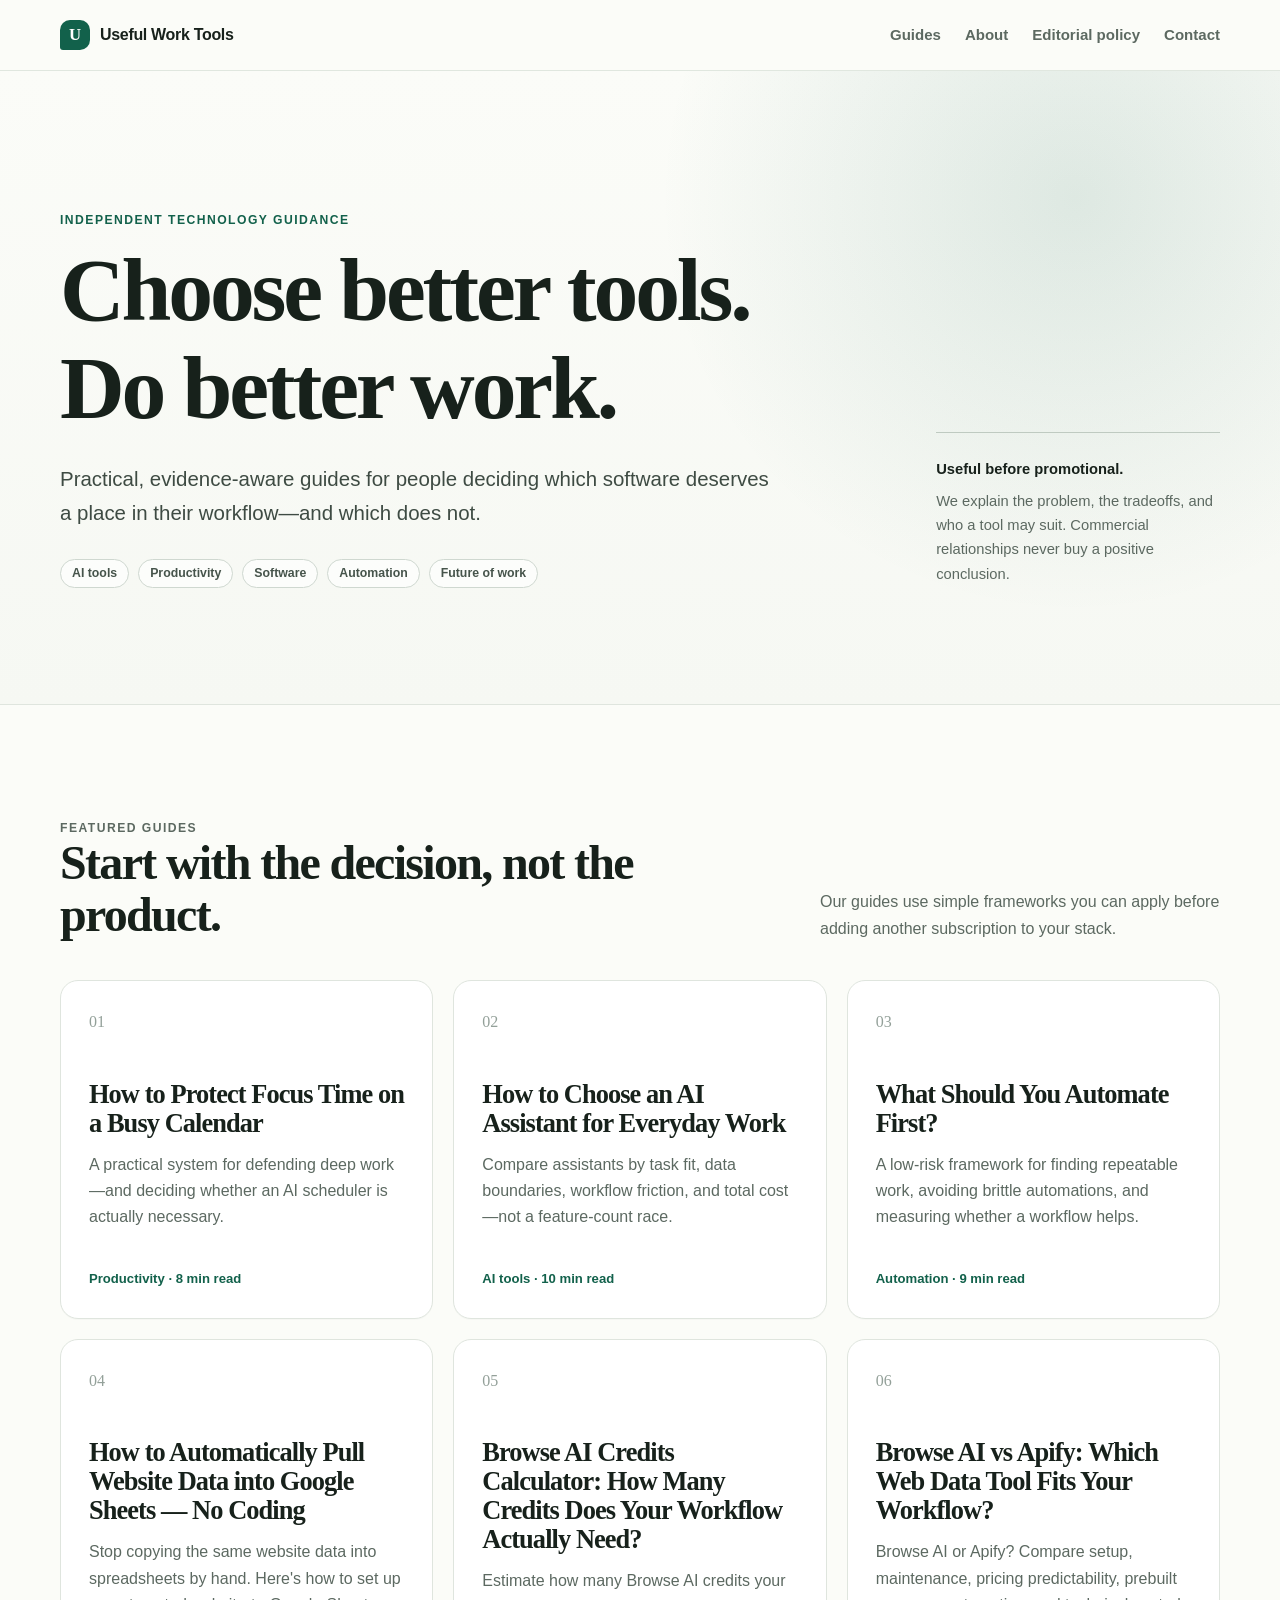
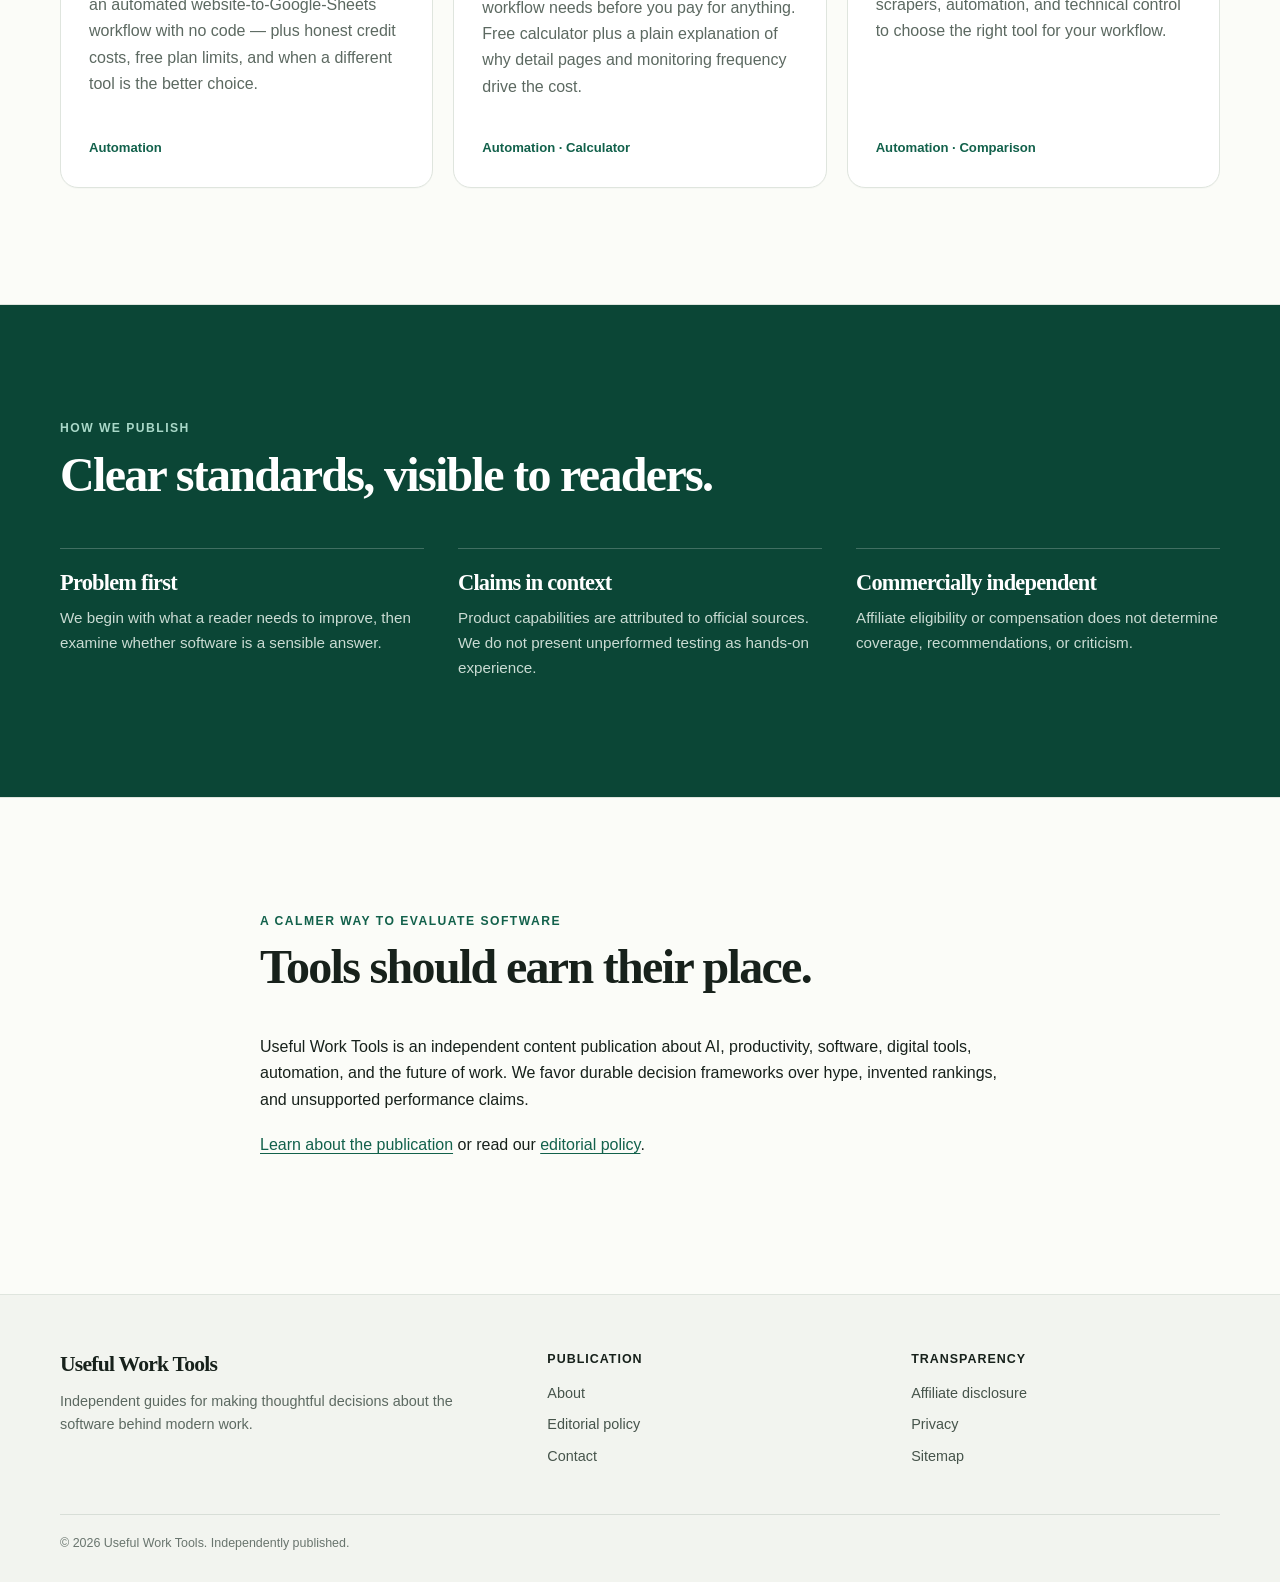
<file: index.html>
<!doctype html>
<html lang="en">
<head>
  <meta charset="utf-8">
  <meta name="viewport" content="width=device-width, initial-scale=1">
  <title>Useful Work Tools | Independent Guides to Better Software</title>
  <meta name="description" content="Independent, practical guides to AI tools, productivity software, automation, and digital work—focused on fit, tradeoffs, and better decisions.">
  <meta name="author" content="Useful Work Tools Editorial Desk">
  <meta name="theme-color" content="#12614b">
  <meta property="og:type" content="website">
  <meta property="og:site_name" content="Useful Work Tools">
  <meta property="og:title" content="Useful Work Tools | Independent Guides to Better Software">
  <meta property="og:description" content="Clear, independent guidance for choosing AI, productivity, and automation tools.">
  <meta property="og:url" content="https://usefulworktools.com/">
  <meta name="twitter:card" content="summary">
  <link rel="canonical" href="https://usefulworktools.com/">
  <link rel="icon" href="/assets/favicon.svg" type="image/svg+xml">
  <link rel="stylesheet" href="/assets/styles.css">
  <!-- Google tag (gtag.js) -->
  <script async src="https://www.googletagmanager.com/gtag/js?id=G-71C3QTR85H"></script>
  <script>
    window.dataLayer = window.dataLayer || [];
    function gtag(){dataLayer.push(arguments);}
    gtag('js', new Date());
    gtag('config', 'G-71C3QTR85H');
  </script>
  <script src="/assets/analytics.js" defer></script>
</head>
<body>
  <a class="skip-link" href="#main">Skip to content</a>
  <header class="site-header">
    <div class="nav-shell">
      <a class="brand" href="/" aria-label="Useful Work Tools home"><span class="brand-mark" aria-hidden="true">U</span>Useful Work Tools</a>
      <nav class="site-nav" aria-label="Primary navigation">
        <a href="#guides">Guides</a>
        <a href="/about.html">About</a>
        <a href="/editorial-policy.html">Editorial policy</a>
        <a href="/contact.html">Contact</a>
      </nav>
    </div>
  </header>

  <main id="main">
    <section class="hero">
      <div class="container hero-grid">
        <div>
          <p class="eyebrow">Independent technology guidance</p>
          <h1>Choose better tools. Do better work.</h1>
          <p class="hero-copy">Practical, evidence-aware guides for people deciding which software deserves a place in their workflow—and which does not.</p>
          <div class="topic-row" aria-label="Topics covered">
            <span>AI tools</span><span>Productivity</span><span>Software</span><span>Automation</span><span>Future of work</span>
          </div>
        </div>
        <div class="hero-note">
          <strong>Useful before promotional.</strong>
          We explain the problem, the tradeoffs, and who a tool may suit. Commercial relationships never buy a positive conclusion.
        </div>
      </div>
    </section>

    <section class="section" id="guides">
      <div class="container">
        <div class="section-heading">
          <div><p class="eyebrow">Featured guides</p><h2>Start with the decision, not the product.</h2></div>
          <p>Our guides use simple frameworks you can apply before adding another subscription to your stack.</p>
        </div>
        <div class="article-grid">
          <article class="article-card">
            <span class="card-number">01</span>
            <h3><a href="/protect-focus-time.html">How to Protect Focus Time on a Busy Calendar</a></h3>
            <p>A practical system for defending deep work—and deciding whether an AI scheduler is actually necessary.</p>
            <div class="card-meta">Productivity · 8 min read</div>
          </article>
          <article class="article-card">
            <span class="card-number">02</span>
            <h3><a href="/choose-ai-work-assistant.html">How to Choose an AI Assistant for Everyday Work</a></h3>
            <p>Compare assistants by task fit, data boundaries, workflow friction, and total cost—not a feature-count race.</p>
            <div class="card-meta">AI tools · 10 min read</div>
          </article>
          <article class="article-card">
            <span class="card-number">03</span>
            <h3><a href="/automation-readiness-guide.html">What Should You Automate First?</a></h3>
            <p>A low-risk framework for finding repeatable work, avoiding brittle automations, and measuring whether a workflow helps.</p>
            <div class="card-meta">Automation · 9 min read</div>
          </article>
          <article class="article-card">
            <span class="card-number">04</span>
            <h3><a href="/website-data-to-google-sheets-no-code.html">How to Automatically Pull Website Data into Google Sheets — No Coding</a></h3>
            <p>Stop copying the same website data into spreadsheets by hand. Here's how to set up an automated website-to-Google-Sheets workflow with no code — plus honest credit costs, free plan limits, and when a different tool is the better choice.</p>
            <div class="card-meta">Automation</div>
          </article>
          <article class="article-card">
            <span class="card-number">05</span>
            <h3><a href="/browse-ai-credits-calculator.html">Browse AI Credits Calculator: How Many Credits Does Your Workflow Actually Need?</a></h3>
            <p>Estimate how many Browse AI credits your workflow needs before you pay for anything. Free calculator plus a plain explanation of why detail pages and monitoring frequency drive the cost.</p>
            <div class="card-meta">Automation · Calculator</div>
          </article>
          <article class="article-card">
            <span class="card-number">06</span>
            <h3><a href="/browse-ai-vs-apify.html">Browse AI vs Apify: Which Web Data Tool Fits Your Workflow?</a></h3>
            <p>Browse AI or Apify? Compare setup, maintenance, pricing predictability, prebuilt scrapers, automation, and technical control to choose the right tool for your workflow.</p>
            <div class="card-meta">Automation · Comparison</div>
          </article>
        </div>
      </div>
    </section>

    <section class="section principles">
      <div class="container">
        <p class="eyebrow">How we publish</p>
        <h2>Clear standards, visible to readers.</h2>
        <div class="principle-grid">
          <div class="principle"><h3>Problem first</h3><p>We begin with what a reader needs to improve, then examine whether software is a sensible answer.</p></div>
          <div class="principle"><h3>Claims in context</h3><p>Product capabilities are attributed to official sources. We do not present unperformed testing as hands-on experience.</p></div>
          <div class="principle"><h3>Commercially independent</h3><p>Affiliate eligibility or compensation does not determine coverage, recommendations, or criticism.</p></div>
        </div>
      </div>
    </section>

    <section class="section">
      <div class="narrow">
        <p class="eyebrow">A calmer way to evaluate software</p>
        <h2>Tools should earn their place.</h2>
        <p>Useful Work Tools is an independent content publication about AI, productivity, software, digital tools, automation, and the future of work. We favor durable decision frameworks over hype, invented rankings, and unsupported performance claims.</p>
        <p><a href="/about.html">Learn about the publication</a> or read our <a href="/editorial-policy.html">editorial policy</a>.</p>
      </div>
    </section>
  </main>

  <footer class="site-footer">
    <div class="container footer-grid">
      <div><h2>Useful Work Tools</h2><p>Independent guides for making thoughtful decisions about the software behind modern work.</p></div>
      <div><h3>Publication</h3><div class="footer-links"><a href="/about.html">About</a><a href="/editorial-policy.html">Editorial policy</a><a href="/contact.html">Contact</a></div></div>
      <div><h3>Transparency</h3><div class="footer-links"><a href="/disclosure.html">Affiliate disclosure</a><a href="/privacy.html">Privacy</a><a href="/sitemap.xml">Sitemap</a></div></div>
    </div>
    <div class="container footer-bottom">© 2026 Useful Work Tools. Independently published.</div>
  </footer>
</body>
</html>
</file>
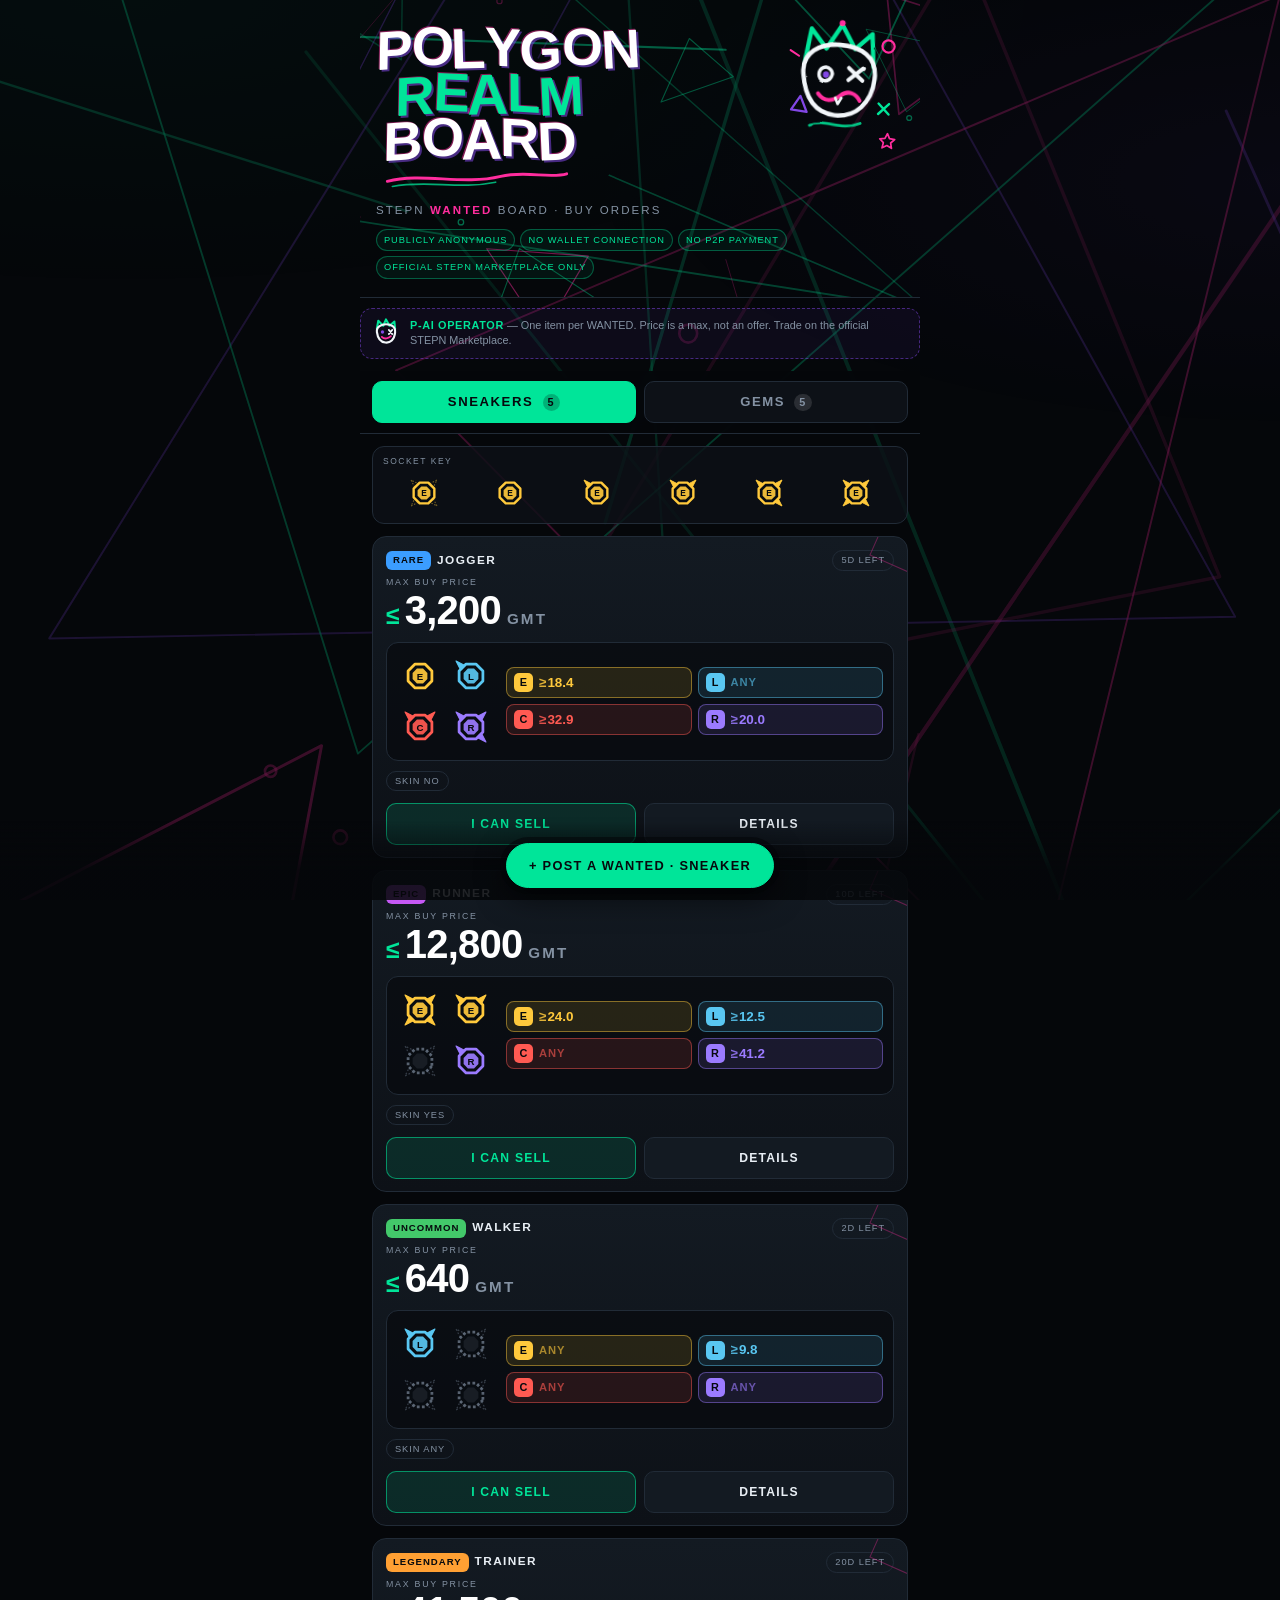
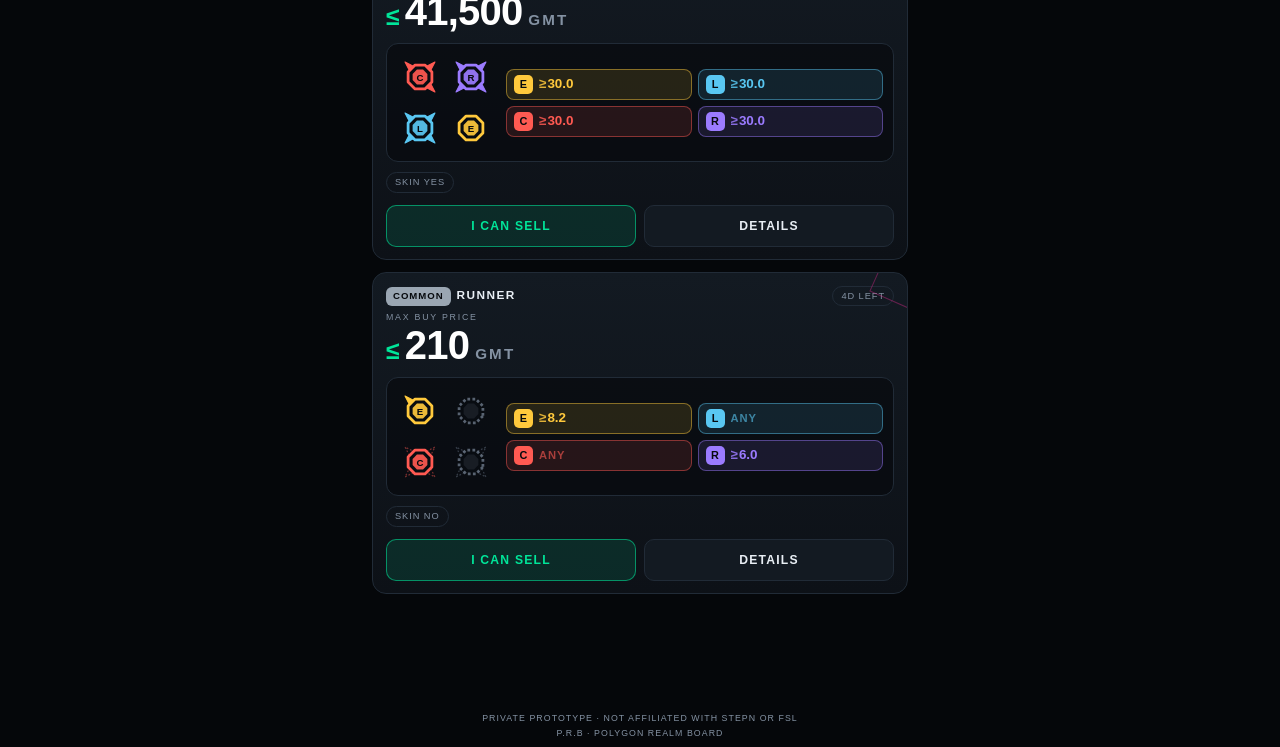
<file: prb/index.html>
<!DOCTYPE html>
<html lang="en">
<head>
<meta charset="utf-8">
<meta name="viewport" content="width=device-width, initial-scale=1, viewport-fit=cover">
<meta name="robots" content="noindex, nofollow">
<meta name="theme-color" content="#05070A">
<title>Polygon Realm Board — private prototype</title>
<link rel="stylesheet" href="assets/prb.css">
</head>
<body>

<div class="page-neon" id="page-neon" aria-hidden="true"></div>

<!-- ============================ BRAND LAYER ============================ -->
<header class="hero">
  <div class="hero__neon" id="hero-neon" aria-hidden="true"></div>

  <div class="hero__inner">
    <div class="hero__lockup">
      <div class="wordmark" aria-label="Polygon Realm Board">
        <span class="wordmark__line wordmark__line--1"><span>P</span><span>O</span><span>L</span><span>Y</span><span>G</span><span>O</span><span>N</span></span>
        <span class="wordmark__line wordmark__line--2"><span>R</span><span>E</span><span>A</span><span>L</span><span>M</span></span>
        <span class="wordmark__line wordmark__line--3"><span>B</span><span>O</span><span>A</span><span>R</span><span>D</span></span>
        <svg class="wordmark__swash" viewBox="0 0 220 26" aria-hidden="true" focusable="false">
          <path d="M4 17 C 46 6, 92 22, 138 11 C 168 4, 196 14, 216 8"
                fill="none" stroke="#FF2D9E" stroke-width="3.4" stroke-linecap="round"/>
          <path d="M10 23 C 52 15, 88 27, 132 18" fill="none" stroke="#00E599"
                stroke-width="2" stroke-linecap="round" stroke-opacity=".75"/>
        </svg>
      </div>

      <!-- Crowned doodle face: primary brand character. Inline so it never 404s. -->
      <svg class="doodle" viewBox="0 0 140 150" role="img" aria-label="Crowned doodle face">
        <defs>
          <filter id="rough" x="-25%" y="-25%" width="150%" height="150%">
            <feTurbulence type="fractalNoise" baseFrequency="0.035" numOctaves="2" seed="7" result="n"/>
            <feDisplacementMap in="SourceGraphic" in2="n" scale="2.4" xChannelSelector="R" yChannelSelector="G"/>
          </filter>
        </defs>

        <g filter="url(#rough)" fill="none" stroke-linecap="round" stroke-linejoin="round">
          <!-- crown -->
          <path d="M25 52 L31 14 L49 36 L66 8 L82 35 L101 17 L104 55"
                stroke="#00E599" stroke-width="5"/>
          <circle cx="66" cy="6" r="3.4" fill="#FF2D9E" stroke="none"/>
          <!-- head -->
          <path d="M24 66 C21 42, 42 30, 64 31 C 88 32, 108 42, 106 68
                   C 104 96, 86 114, 62 112 C 38 110, 27 92, 24 66 Z"
                stroke="#F2F6FA" stroke-width="5"/>
          <!-- left eye: rough circle + pupil -->
          <path d="M42 66 C42 58, 50 55, 55 60 C 60 65, 55 74, 48 73 C 44 72, 42 70, 42 66 Z"
                stroke="#F2F6FA" stroke-width="4"/>
          <circle cx="50" cy="66" r="3.6" fill="#8247E5" stroke="none"/>
          <!-- right eye: X -->
          <path d="M76 57 L92 71 M92 57 L76 71" stroke="#F2F6FA" stroke-width="4.6"/>
          <!-- mouth -->
          <path d="M42 88 C 50 98, 60 96, 68 89 C 76 82, 86 86, 90 94"
                stroke="#FF2D9E" stroke-width="4.6"/>
          <!-- fang -->
          <path d="M62 92 L65 99 L69 92" stroke="#F2F6FA" stroke-width="3"/>
          <!-- signature scribble under the chin -->
          <path d="M34 124 C 52 116, 70 130, 92 120" stroke="#00E599" stroke-width="3.2" stroke-opacity=".85"/>
        </g>

        <!-- decorative marks: circle / triangle / X / star -->
        <g fill="none" stroke-linecap="round" stroke-linejoin="round">
          <circle cx="120" cy="30" r="7" stroke="#FF2D9E" stroke-width="2.6"/>
          <path d="M12 108 L22 92 L30 110 Z" stroke="#8247E5" stroke-width="2.6"/>
          <path d="M112 96 L124 108 M124 96 L112 108" stroke="#00E599" stroke-width="2.8"/>
          <path d="M124 130 l2.6 5.6 6 .7 -4.4 4.2 1.2 6 -5.4-2.9 -5.4 2.9 1.2-6 -4.4-4.2 6-.7 Z"
                stroke="#FF2D9E" stroke-width="2" fill="none"/>
          <path d="M8 40 L18 46" stroke="#FF2D9E" stroke-width="2.4"/>
        </g>
      </svg>
    </div>

    <p class="tagline">STEPN <b>WANTED</b> BOARD &middot; BUY ORDERS</p>

    <ul class="safety">
      <li>PUBLICLY ANONYMOUS</li>
      <li>NO WALLET CONNECTION</li>
      <li>NO P2P PAYMENT</li>
      <li>OFFICIAL STEPN MARKETPLACE ONLY</li>
    </ul>
  </div>
</header>

<!-- P-AI OPERATOR: present, never dominant -->
<div class="operator">
  <span class="operator__face" aria-hidden="true">
    <svg viewBox="0 0 40 44" focusable="false">
      <path d="M7 15 L9 4 L16 11 L20 2 L25 11 L32 5 L33 16" fill="none" stroke="#00E599" stroke-width="3" stroke-linejoin="round" stroke-linecap="round"/>
      <path d="M7 20 C6 12, 14 9, 20 9 C 27 9, 34 12, 33 21 C 32 31, 26 36, 19 35 C 11 34, 8 28, 7 20 Z" fill="none" stroke="#F2F6FA" stroke-width="3"/>
      <circle cx="15" cy="20" r="2.4" fill="#8247E5"/>
      <path d="M24 17 L29 23 M29 17 L24 23" stroke="#F2F6FA" stroke-width="2.4" stroke-linecap="round"/>
      <path d="M14 27 C 18 31, 24 29, 27 26" fill="none" stroke="#FF2D9E" stroke-width="2.6" stroke-linecap="round"/>
    </svg>
  </span>
  <p><b>P-AI OPERATOR</b> &mdash; One item per WANTED. Price is a max, not an offer. Trade on the official STEPN Marketplace.</p>
</div>

<!-- ============================ DATA LAYER ============================= -->
<nav class="tabs" role="tablist" aria-label="Board">
  <button class="tab is-on" role="tab" data-tab="sneakers" aria-selected="true">
    SNEAKERS <span class="tab__count" id="count-sneakers">0</span>
  </button>
  <button class="tab" role="tab" data-tab="gems" aria-selected="false">
    GEMS <span class="tab__count" id="count-gems">0</span>
  </button>
</nav>

<main class="board">
  <section class="panel" data-tab="sneakers" role="tabpanel">
    <div class="key">
      <span class="key__label">SOCKET KEY</span>
      <div class="key__row" id="socket-key"></div>
    </div>
    <div class="list" id="list-sneakers"></div>
  </section>

  <section class="panel" data-tab="gems" role="tabpanel" hidden>
    <div class="key">
      <span class="key__label">GEM GEOMETRY</span>
      <div class="key__row key__row--gem" id="gem-key"></div>
    </div>
    <div class="list" id="list-gems"></div>
  </section>
</main>

<footer class="foot">
  <p>PRIVATE PROTOTYPE &middot; NOT AFFILIATED WITH STEPN OR FSL</p>
  <p>P.R.B &middot; POLYGON REALM BOARD</p>
</footer>

<div class="cta-bar">
  <button class="cta" id="post-cta" type="button">+ POST A WANTED</button>
</div>

<!-- ============================== SHEETS ============================== -->
<div class="sheet" id="post-sheet" hidden>
  <div class="sheet__backdrop"></div>
  <div class="sheet__panel" role="dialog" aria-modal="true" aria-label="Post a wanted">
    <div class="sheet__head">
      <div class="modes">
        <button type="button" class="mode is-on" data-postmode="sneaker" aria-selected="true" data-autofocus>SNEAKER</button>
        <button type="button" class="mode" data-postmode="gem" aria-selected="false">GEM</button>
      </div>
      <button type="button" class="xbtn" data-close aria-label="Close">&times;</button>
    </div>
    <div class="sheet__body">
      <form class="form" id="form-sneaker" novalidate></form>
      <form class="form" id="form-gem" hidden novalidate></form>
    </div>
  </div>
</div>

<div class="sheet" id="details-sheet" hidden>
  <div class="sheet__backdrop"></div>
  <div class="sheet__panel" role="dialog" aria-modal="true" aria-label="Wanted details">
    <div class="sheet__head">
      <span class="sheet__title">DETAILS</span>
      <button type="button" class="xbtn" data-close aria-label="Close" data-autofocus>&times;</button>
    </div>
    <div class="sheet__body">
      <div id="details-body"></div>
      <div class="owner">
        <span class="owner__label">OWNER</span>
        <div class="owner__btns">
          <button type="button" class="btn" data-act="owner" data-owner="EDIT PRICE">EDIT PRICE</button>
          <button type="button" class="btn" data-act="owner" data-owner="RENEW">RENEW</button>
          <button type="button" class="btn" data-act="owner" data-owner="CLOSE">CLOSE</button>
        </div>
      </div>
    </div>
  </div>
</div>

<div class="sheet" id="sell-sheet" hidden>
  <div class="sheet__backdrop"></div>
  <div class="sheet__panel" role="dialog" aria-modal="true" aria-label="I can sell">
    <div class="sheet__head">
      <span class="sheet__title">I CAN SELL</span>
      <button type="button" class="xbtn" data-close aria-label="Close" data-autofocus>&times;</button>
    </div>
    <div class="sheet__body">
      <ul class="safety safety--block">
        <li>OFFICIAL STEPN MARKETPLACE ONLY</li>
        <li>NO WALLET CONNECTION</li>
        <li>NO P2P PAYMENT</li>
        <li>PUBLICLY ANONYMOUS</li>
      </ul>
      <p class="note">List the item on the STEPN Marketplace at or under the max buy price.</p>
      <p class="note note--dim">Prototype: no messaging or matching yet.</p>
      <div class="formactions"><button type="button" class="btn btn--post" data-close>CLOSE</button></div>
    </div>
  </div>
</div>

<div class="toast" id="toast" role="status" aria-live="polite"></div>

<script src="assets/prb-core.js"></script>
<script src="assets/prb-app.js"></script>
</body>
</html>
</file>
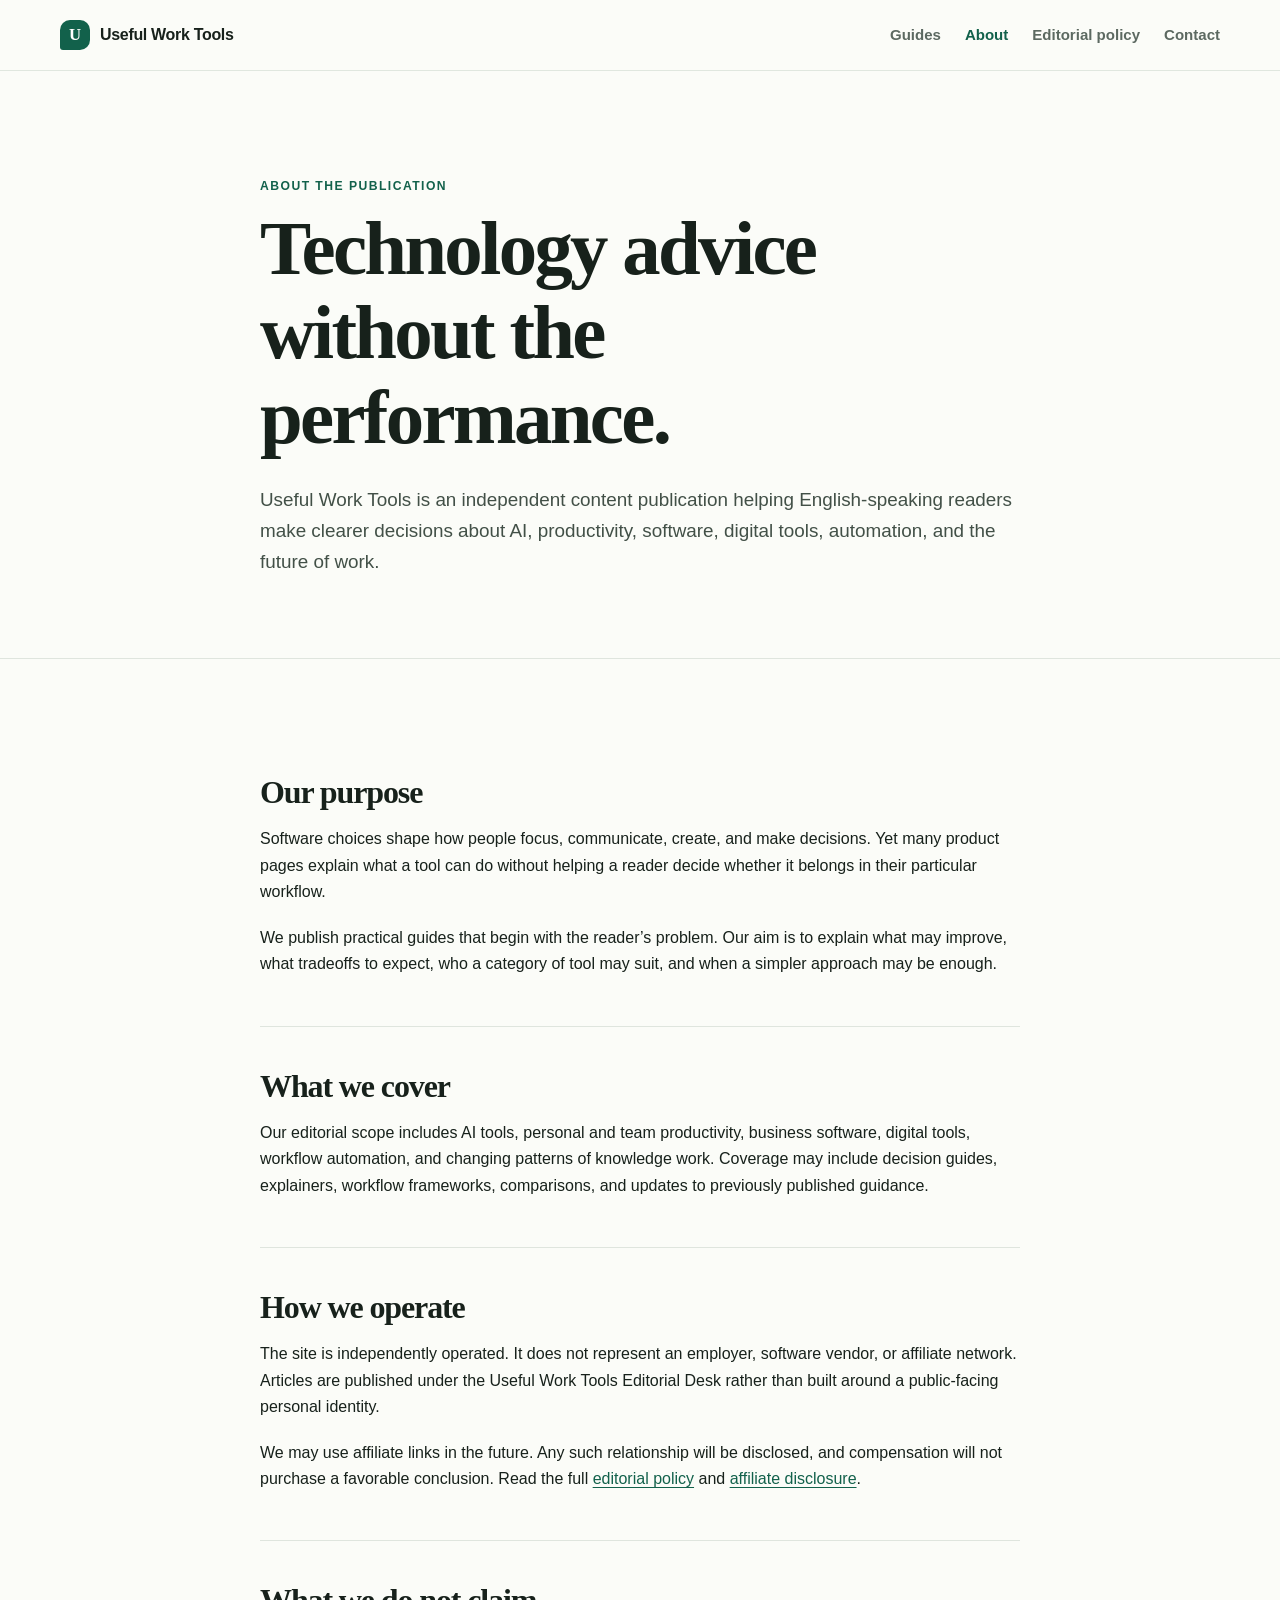
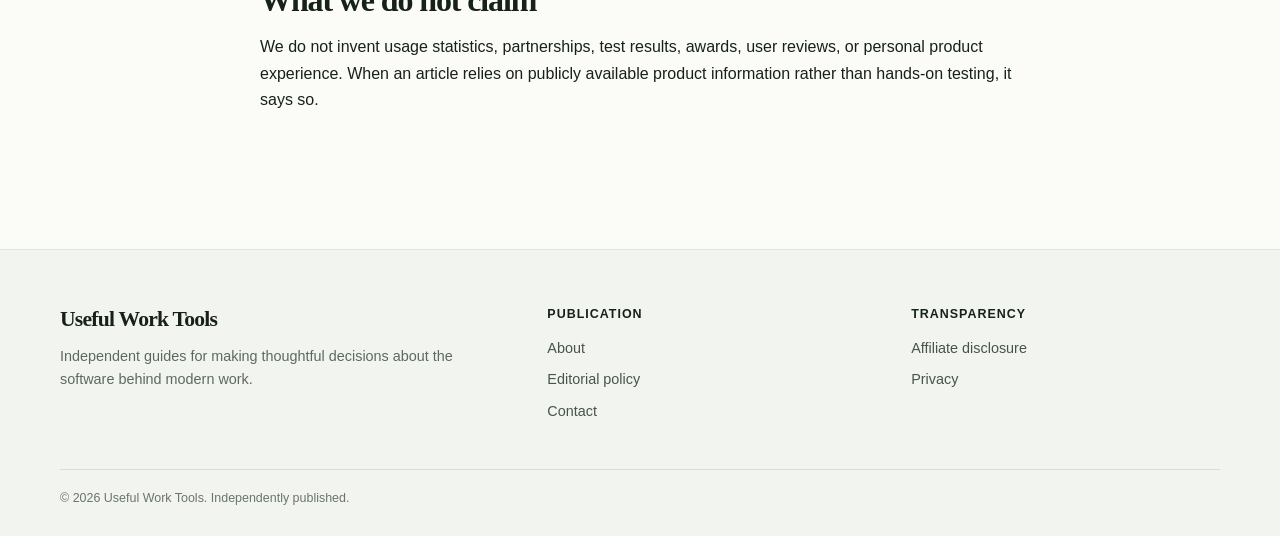
<file: about.html>
<!doctype html>
<html lang="en">
<head>
  <meta charset="utf-8"><meta name="viewport" content="width=device-width, initial-scale=1">
  <title>About | Useful Work Tools</title>
  <meta name="description" content="About Useful Work Tools, an independent English-language publication covering AI, productivity, software, automation, and digital work.">
  <meta property="og:type" content="website"><meta property="og:site_name" content="Useful Work Tools"><meta property="og:title" content="About Useful Work Tools"><meta property="og:description" content="Why we publish independent, practical guidance about modern work software."><meta property="og:url" content="https://usefulworktools.com/about.html">
  <link rel="canonical" href="https://usefulworktools.com/about.html"><link rel="icon" href="/assets/favicon.svg" type="image/svg+xml"><link rel="stylesheet" href="/assets/styles.css">
  <!-- Google tag (gtag.js) -->
  <script async src="https://www.googletagmanager.com/gtag/js?id=G-71C3QTR85H"></script>
  <script>
    window.dataLayer = window.dataLayer || [];
    function gtag(){dataLayer.push(arguments);}
    gtag('js', new Date());
    gtag('config', 'G-71C3QTR85H');
  </script>
  <script src="/assets/analytics.js" defer></script>
</head>
<body>
  <a class="skip-link" href="#main">Skip to content</a>
  <header class="site-header"><div class="nav-shell"><a class="brand" href="/"><span class="brand-mark" aria-hidden="true">U</span>Useful Work Tools</a><nav class="site-nav" aria-label="Primary navigation"><a href="/#guides">Guides</a><a href="/about.html" aria-current="page">About</a><a href="/editorial-policy.html">Editorial policy</a><a href="/contact.html">Contact</a></nav></div></header>
  <main id="main">
    <header class="page-hero"><div class="narrow"><p class="eyebrow">About the publication</p><h1>Technology advice without the performance.</h1><p class="lede">Useful Work Tools is an independent content publication helping English-speaking readers make clearer decisions about AI, productivity, software, digital tools, automation, and the future of work.</p></div></header>
    <div class="narrow policy-content section">
      <section><h2>Our purpose</h2><p>Software choices shape how people focus, communicate, create, and make decisions. Yet many product pages explain what a tool can do without helping a reader decide whether it belongs in their particular workflow.</p><p>We publish practical guides that begin with the reader’s problem. Our aim is to explain what may improve, what tradeoffs to expect, who a category of tool may suit, and when a simpler approach may be enough.</p></section>
      <section><h2>What we cover</h2><p>Our editorial scope includes AI tools, personal and team productivity, business software, digital tools, workflow automation, and changing patterns of knowledge work. Coverage may include decision guides, explainers, workflow frameworks, comparisons, and updates to previously published guidance.</p></section>
      <section><h2>How we operate</h2><p>The site is independently operated. It does not represent an employer, software vendor, or affiliate network. Articles are published under the Useful Work Tools Editorial Desk rather than built around a public-facing personal identity.</p><p>We may use affiliate links in the future. Any such relationship will be disclosed, and compensation will not purchase a favorable conclusion. Read the full <a href="/editorial-policy.html">editorial policy</a> and <a href="/disclosure.html">affiliate disclosure</a>.</p></section>
      <section><h2>What we do not claim</h2><p>We do not invent usage statistics, partnerships, test results, awards, user reviews, or personal product experience. When an article relies on publicly available product information rather than hands-on testing, it says so.</p></section>
    </div>
  </main>
  <footer class="site-footer"><div class="container footer-grid"><div><h2>Useful Work Tools</h2><p>Independent guides for making thoughtful decisions about the software behind modern work.</p></div><div><h3>Publication</h3><div class="footer-links"><a href="/about.html">About</a><a href="/editorial-policy.html">Editorial policy</a><a href="/contact.html">Contact</a></div></div><div><h3>Transparency</h3><div class="footer-links"><a href="/disclosure.html">Affiliate disclosure</a><a href="/privacy.html">Privacy</a></div></div></div><div class="container footer-bottom">© 2026 Useful Work Tools. Independently published.</div></footer>
</body>
</html>
</file>
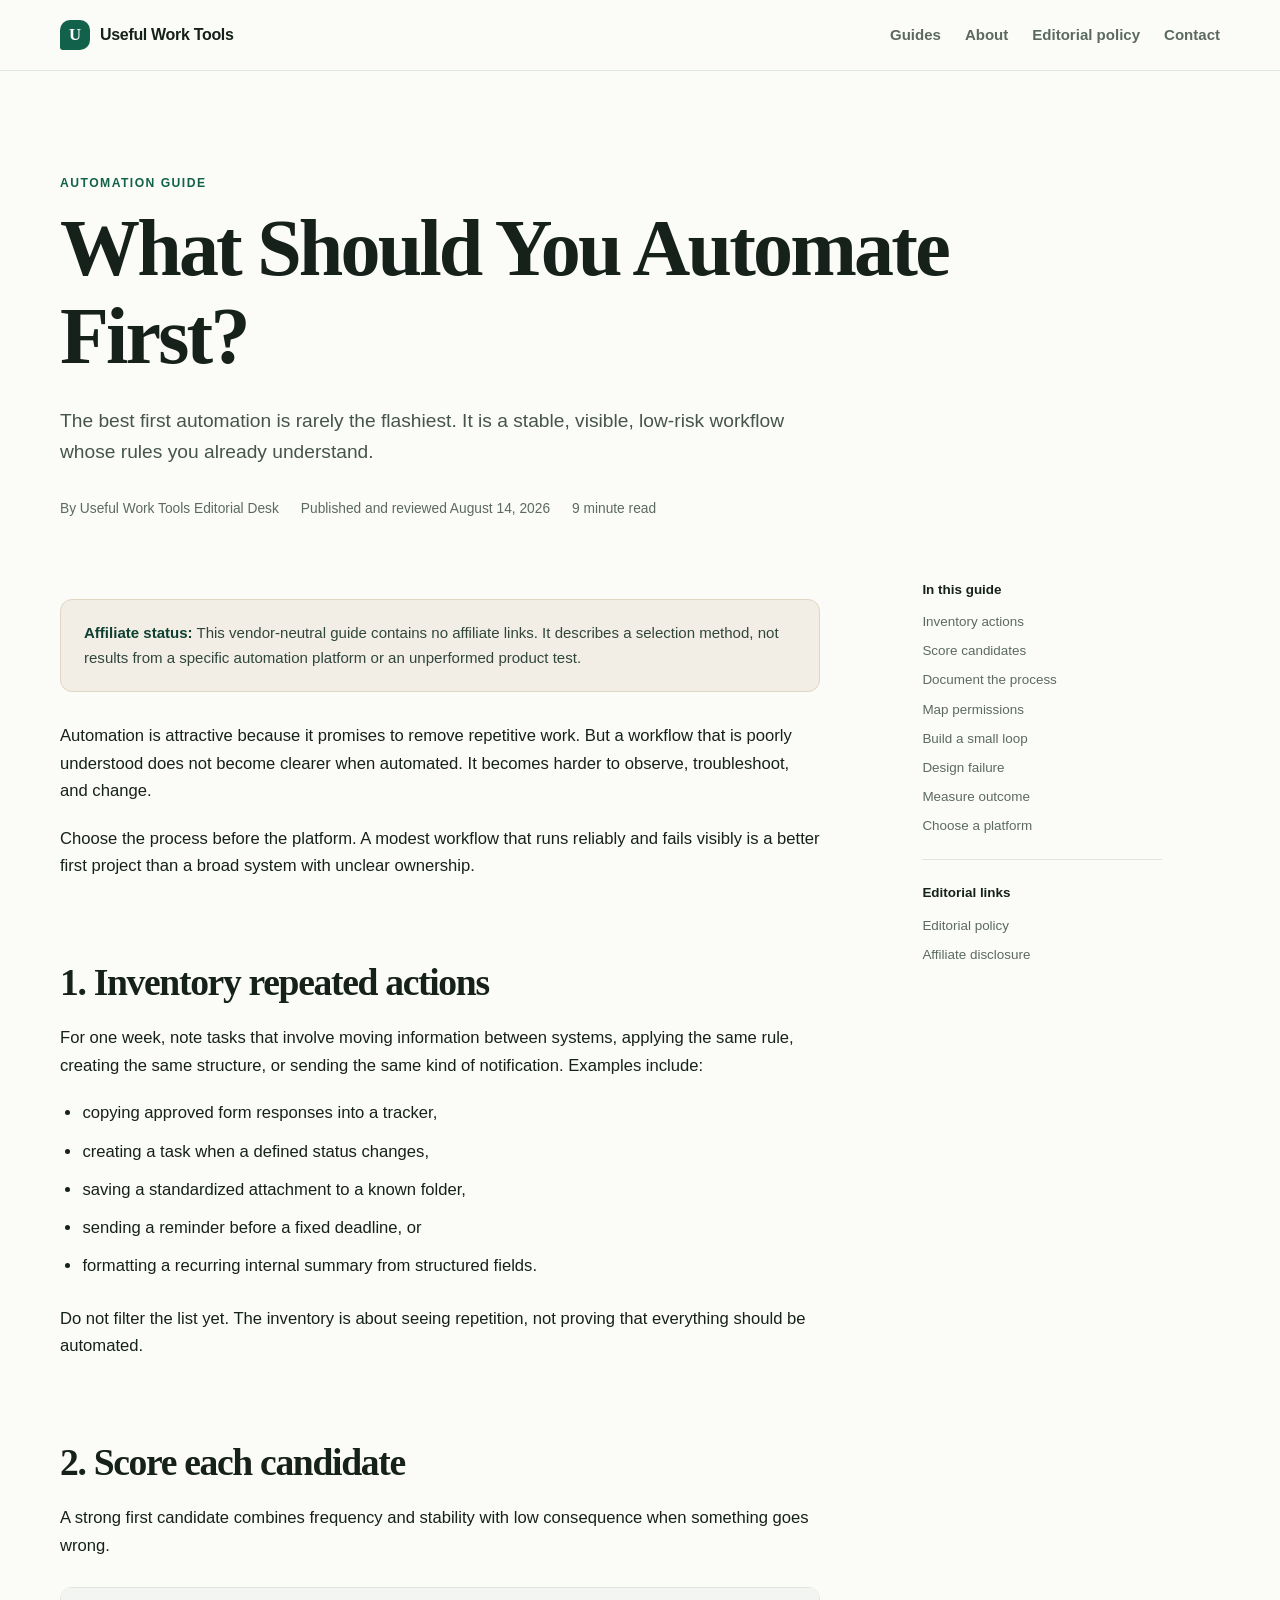
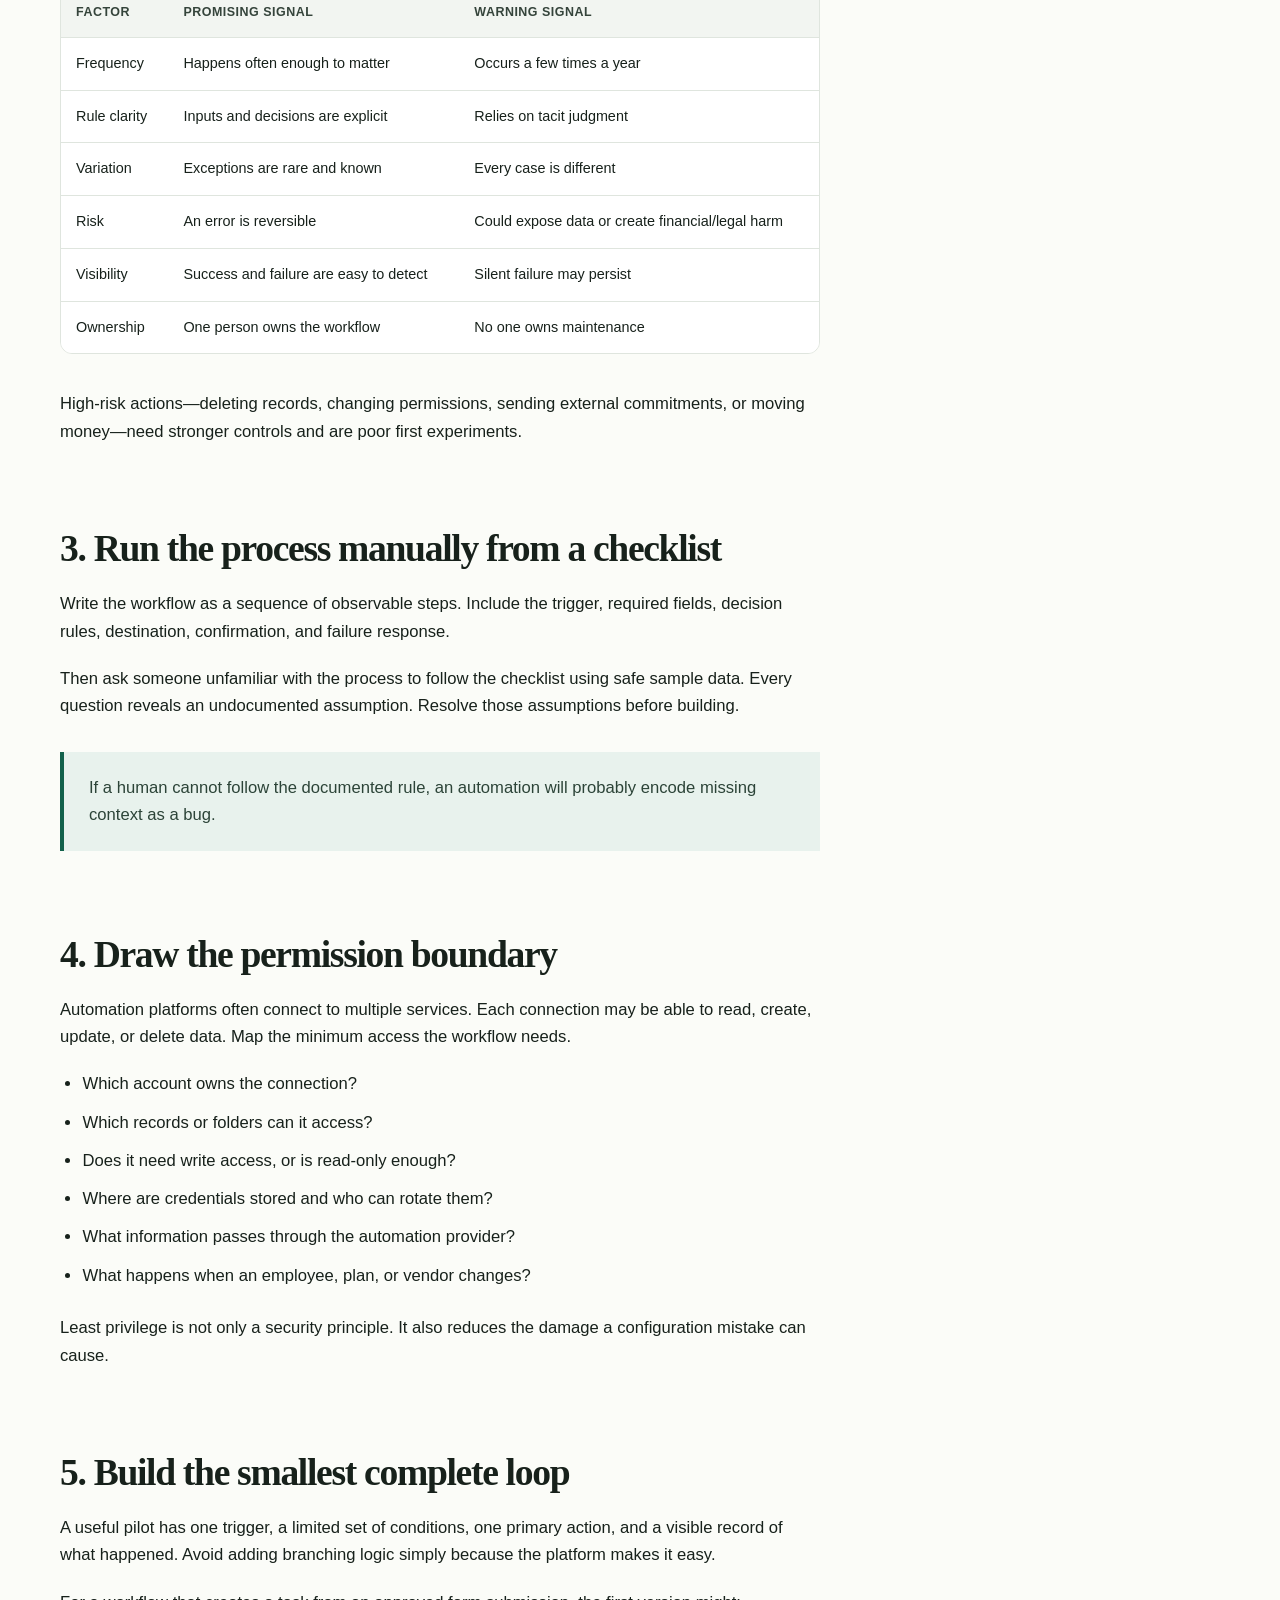
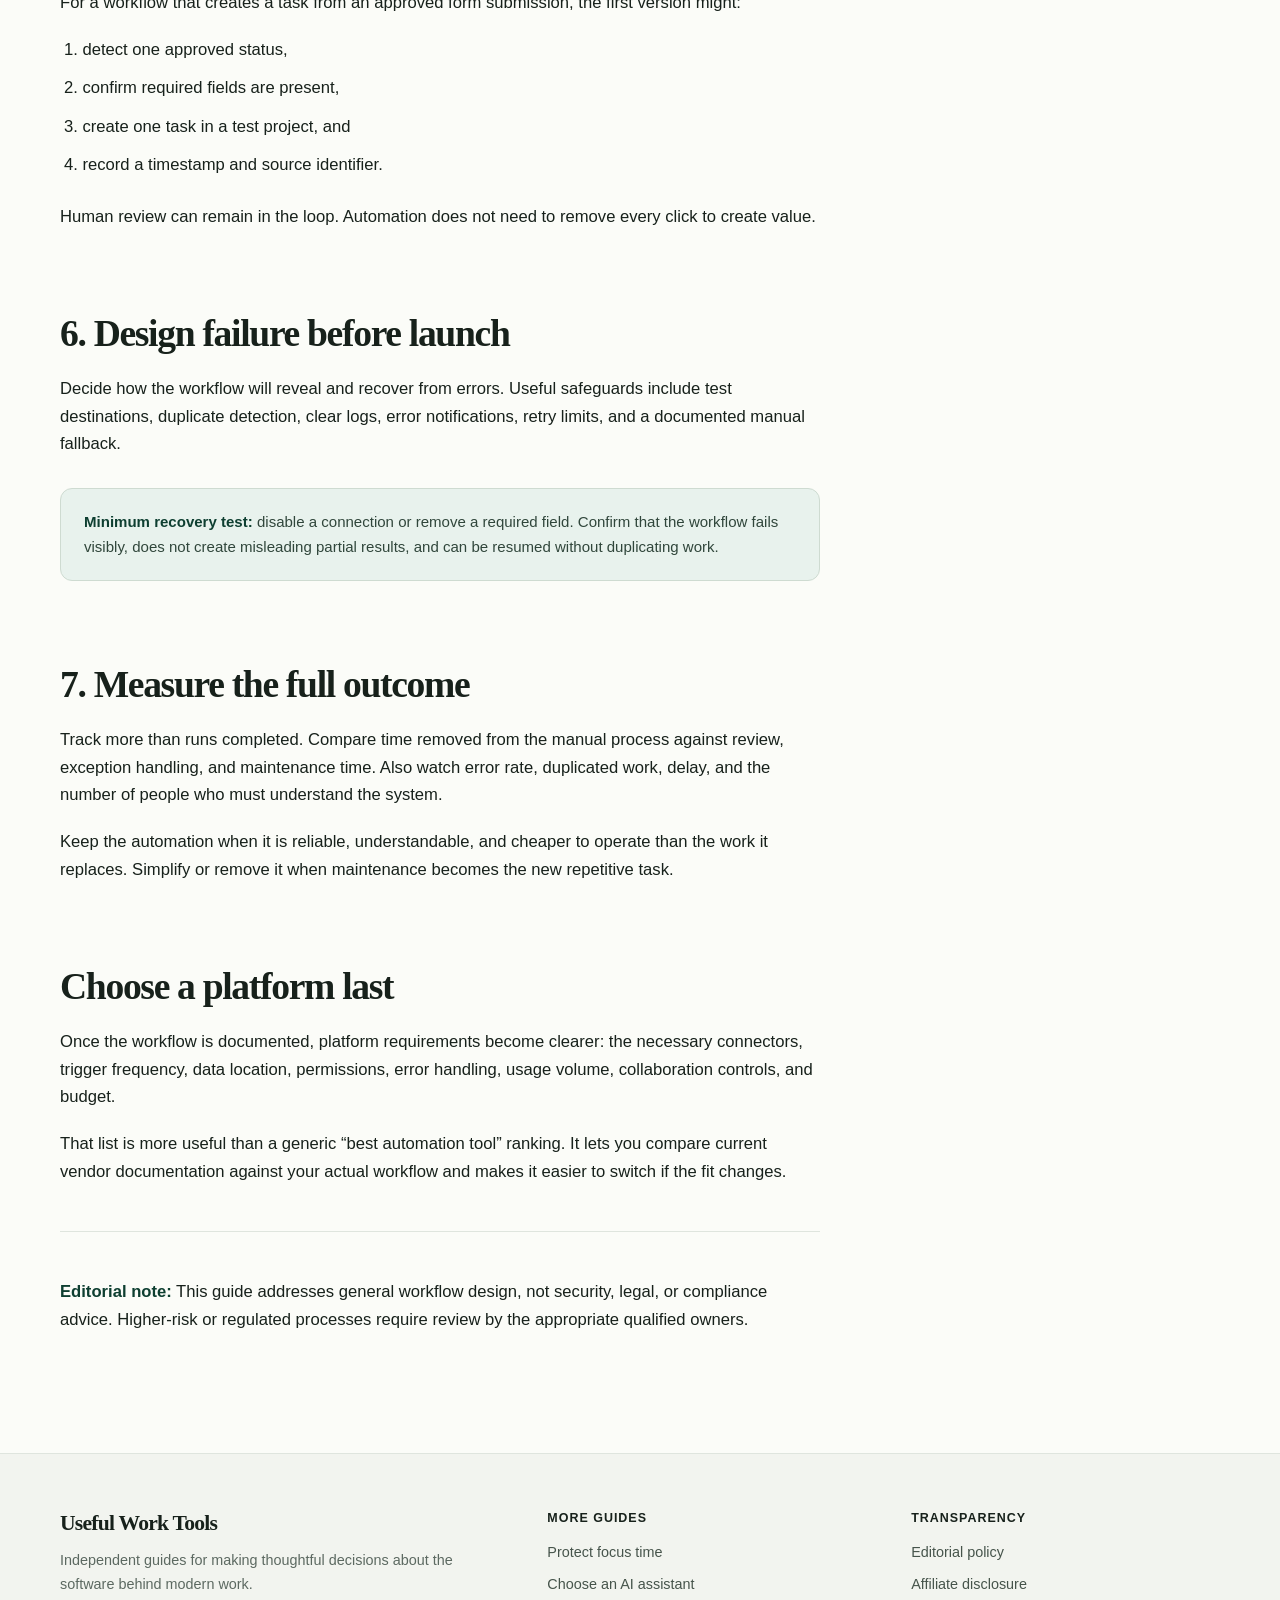
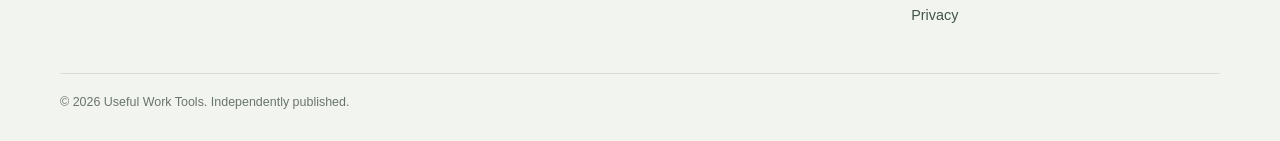
<file: automation-readiness-guide.html>
<!doctype html>
<html lang="en">
<head>
  <meta charset="utf-8"><meta name="viewport" content="width=device-width, initial-scale=1">
  <title>What Should You Automate First? | Useful Work Tools</title>
  <meta name="description" content="A low-risk framework for choosing a first workflow to automate, documenting exceptions, measuring value, and avoiding brittle systems.">
  <meta name="author" content="Useful Work Tools Editorial Desk"><meta property="article:published_time" content="2026-08-14"><meta property="article:modified_time" content="2026-08-14">
  <meta property="og:type" content="article"><meta property="og:site_name" content="Useful Work Tools"><meta property="og:title" content="What Should You Automate First?"><meta property="og:description" content="Find repeatable, low-risk work and automate it without turning a small annoyance into a fragile system."><meta property="og:url" content="https://usefulworktools.com/automation-readiness-guide.html">
  <link rel="canonical" href="https://usefulworktools.com/automation-readiness-guide.html"><link rel="icon" href="/assets/favicon.svg" type="image/svg+xml"><link rel="stylesheet" href="/assets/styles.css">
  <!-- Google tag (gtag.js) -->
  <script async src="https://www.googletagmanager.com/gtag/js?id=G-71C3QTR85H"></script>
  <script>
    window.dataLayer = window.dataLayer || [];
    function gtag(){dataLayer.push(arguments);}
    gtag('js', new Date());
    gtag('config', 'G-71C3QTR85H');
  </script>
  <script src="/assets/analytics.js" defer></script>
</head>
<body>
  <a class="skip-link" href="#article">Skip to article</a>
  <header class="site-header"><div class="nav-shell"><a class="brand" href="/"><span class="brand-mark" aria-hidden="true">U</span>Useful Work Tools</a><nav class="site-nav" aria-label="Primary navigation"><a href="/#guides">Guides</a><a href="/about.html">About</a><a href="/editorial-policy.html">Editorial policy</a><a href="/contact.html">Contact</a></nav></div></header>
  <main>
    <header class="article-header container"><p class="kicker">Automation guide</p><h1>What Should You Automate First?</h1><p class="dek">The best first automation is rarely the flashiest. It is a stable, visible, low-risk workflow whose rules you already understand.</p><div class="byline"><span>By Useful Work Tools Editorial Desk</span><span>Published and reviewed August 14, 2026</span><span>9 minute read</span></div></header>
    <div class="container article-layout">
      <article class="article-body" id="article">
        <div class="disclosure-note"><p><strong>Affiliate status:</strong> This vendor-neutral guide contains no affiliate links. It describes a selection method, not results from a specific automation platform or an unperformed product test.</p></div>
        <p>Automation is attractive because it promises to remove repetitive work. But a workflow that is poorly understood does not become clearer when automated. It becomes harder to observe, troubleshoot, and change.</p>
        <p>Choose the process before the platform. A modest workflow that runs reliably and fails visibly is a better first project than a broad system with unclear ownership.</p>

        <h2 id="inventory">1. Inventory repeated actions</h2>
        <p>For one week, note tasks that involve moving information between systems, applying the same rule, creating the same structure, or sending the same kind of notification. Examples include:</p>
        <ul><li>copying approved form responses into a tracker,</li><li>creating a task when a defined status changes,</li><li>saving a standardized attachment to a known folder,</li><li>sending a reminder before a fixed deadline, or</li><li>formatting a recurring internal summary from structured fields.</li></ul>
        <p>Do not filter the list yet. The inventory is about seeing repetition, not proving that everything should be automated.</p>

        <h2 id="score">2. Score each candidate</h2>
        <p>A strong first candidate combines frequency and stability with low consequence when something goes wrong.</p>
        <div class="table-wrap"><table><thead><tr><th>Factor</th><th>Promising signal</th><th>Warning signal</th></tr></thead><tbody>
          <tr><td>Frequency</td><td>Happens often enough to matter</td><td>Occurs a few times a year</td></tr>
          <tr><td>Rule clarity</td><td>Inputs and decisions are explicit</td><td>Relies on tacit judgment</td></tr>
          <tr><td>Variation</td><td>Exceptions are rare and known</td><td>Every case is different</td></tr>
          <tr><td>Risk</td><td>An error is reversible</td><td>Could expose data or create financial/legal harm</td></tr>
          <tr><td>Visibility</td><td>Success and failure are easy to detect</td><td>Silent failure may persist</td></tr>
          <tr><td>Ownership</td><td>One person owns the workflow</td><td>No one owns maintenance</td></tr>
        </tbody></table></div>
        <p>High-risk actions—deleting records, changing permissions, sending external commitments, or moving money—need stronger controls and are poor first experiments.</p>

        <h2 id="document">3. Run the process manually from a checklist</h2>
        <p>Write the workflow as a sequence of observable steps. Include the trigger, required fields, decision rules, destination, confirmation, and failure response.</p>
        <p>Then ask someone unfamiliar with the process to follow the checklist using safe sample data. Every question reveals an undocumented assumption. Resolve those assumptions before building.</p>
        <blockquote>If a human cannot follow the documented rule, an automation will probably encode missing context as a bug.</blockquote>

        <h2 id="boundary">4. Draw the permission boundary</h2>
        <p>Automation platforms often connect to multiple services. Each connection may be able to read, create, update, or delete data. Map the minimum access the workflow needs.</p>
        <ul><li>Which account owns the connection?</li><li>Which records or folders can it access?</li><li>Does it need write access, or is read-only enough?</li><li>Where are credentials stored and who can rotate them?</li><li>What information passes through the automation provider?</li><li>What happens when an employee, plan, or vendor changes?</li></ul>
        <p>Least privilege is not only a security principle. It also reduces the damage a configuration mistake can cause.</p>

        <h2 id="small">5. Build the smallest complete loop</h2>
        <p>A useful pilot has one trigger, a limited set of conditions, one primary action, and a visible record of what happened. Avoid adding branching logic simply because the platform makes it easy.</p>
        <p>For a workflow that creates a task from an approved form submission, the first version might:</p>
        <ol><li>detect one approved status,</li><li>confirm required fields are present,</li><li>create one task in a test project, and</li><li>record a timestamp and source identifier.</li></ol>
        <p>Human review can remain in the loop. Automation does not need to remove every click to create value.</p>

        <h2 id="failure">6. Design failure before launch</h2>
        <p>Decide how the workflow will reveal and recover from errors. Useful safeguards include test destinations, duplicate detection, clear logs, error notifications, retry limits, and a documented manual fallback.</p>
        <div class="note"><p><strong>Minimum recovery test:</strong> disable a connection or remove a required field. Confirm that the workflow fails visibly, does not create misleading partial results, and can be resumed without duplicating work.</p></div>

        <h2 id="measure">7. Measure the full outcome</h2>
        <p>Track more than runs completed. Compare time removed from the manual process against review, exception handling, and maintenance time. Also watch error rate, duplicated work, delay, and the number of people who must understand the system.</p>
        <p>Keep the automation when it is reliable, understandable, and cheaper to operate than the work it replaces. Simplify or remove it when maintenance becomes the new repetitive task.</p>

        <h2 id="platform">Choose a platform last</h2>
        <p>Once the workflow is documented, platform requirements become clearer: the necessary connectors, trigger frequency, data location, permissions, error handling, usage volume, collaboration controls, and budget.</p>
        <p>That list is more useful than a generic “best automation tool” ranking. It lets you compare current vendor documentation against your actual workflow and makes it easier to switch if the fit changes.</p>
        <hr>
        <p><strong>Editorial note:</strong> This guide addresses general workflow design, not security, legal, or compliance advice. Higher-risk or regulated processes require review by the appropriate qualified owners.</p>
      </article>
      <aside class="article-aside"><strong>In this guide</strong><nav aria-label="Article sections"><a href="#inventory">Inventory actions</a><a href="#score">Score candidates</a><a href="#document">Document the process</a><a href="#boundary">Map permissions</a><a href="#small">Build a small loop</a><a href="#failure">Design failure</a><a href="#measure">Measure outcome</a><a href="#platform">Choose a platform</a></nav><div class="aside-rule"></div><strong>Editorial links</strong><a href="/editorial-policy.html">Editorial policy</a><a href="/disclosure.html">Affiliate disclosure</a></aside>
    </div>
  </main>
  <footer class="site-footer"><div class="container footer-grid"><div><h2>Useful Work Tools</h2><p>Independent guides for making thoughtful decisions about the software behind modern work.</p></div><div><h3>More guides</h3><div class="footer-links"><a href="/protect-focus-time.html">Protect focus time</a><a href="/choose-ai-work-assistant.html">Choose an AI assistant</a></div></div><div><h3>Transparency</h3><div class="footer-links"><a href="/editorial-policy.html">Editorial policy</a><a href="/disclosure.html">Affiliate disclosure</a><a href="/privacy.html">Privacy</a></div></div></div><div class="container footer-bottom">© 2026 Useful Work Tools. Independently published.</div></footer>
</body>
</html>
</file>
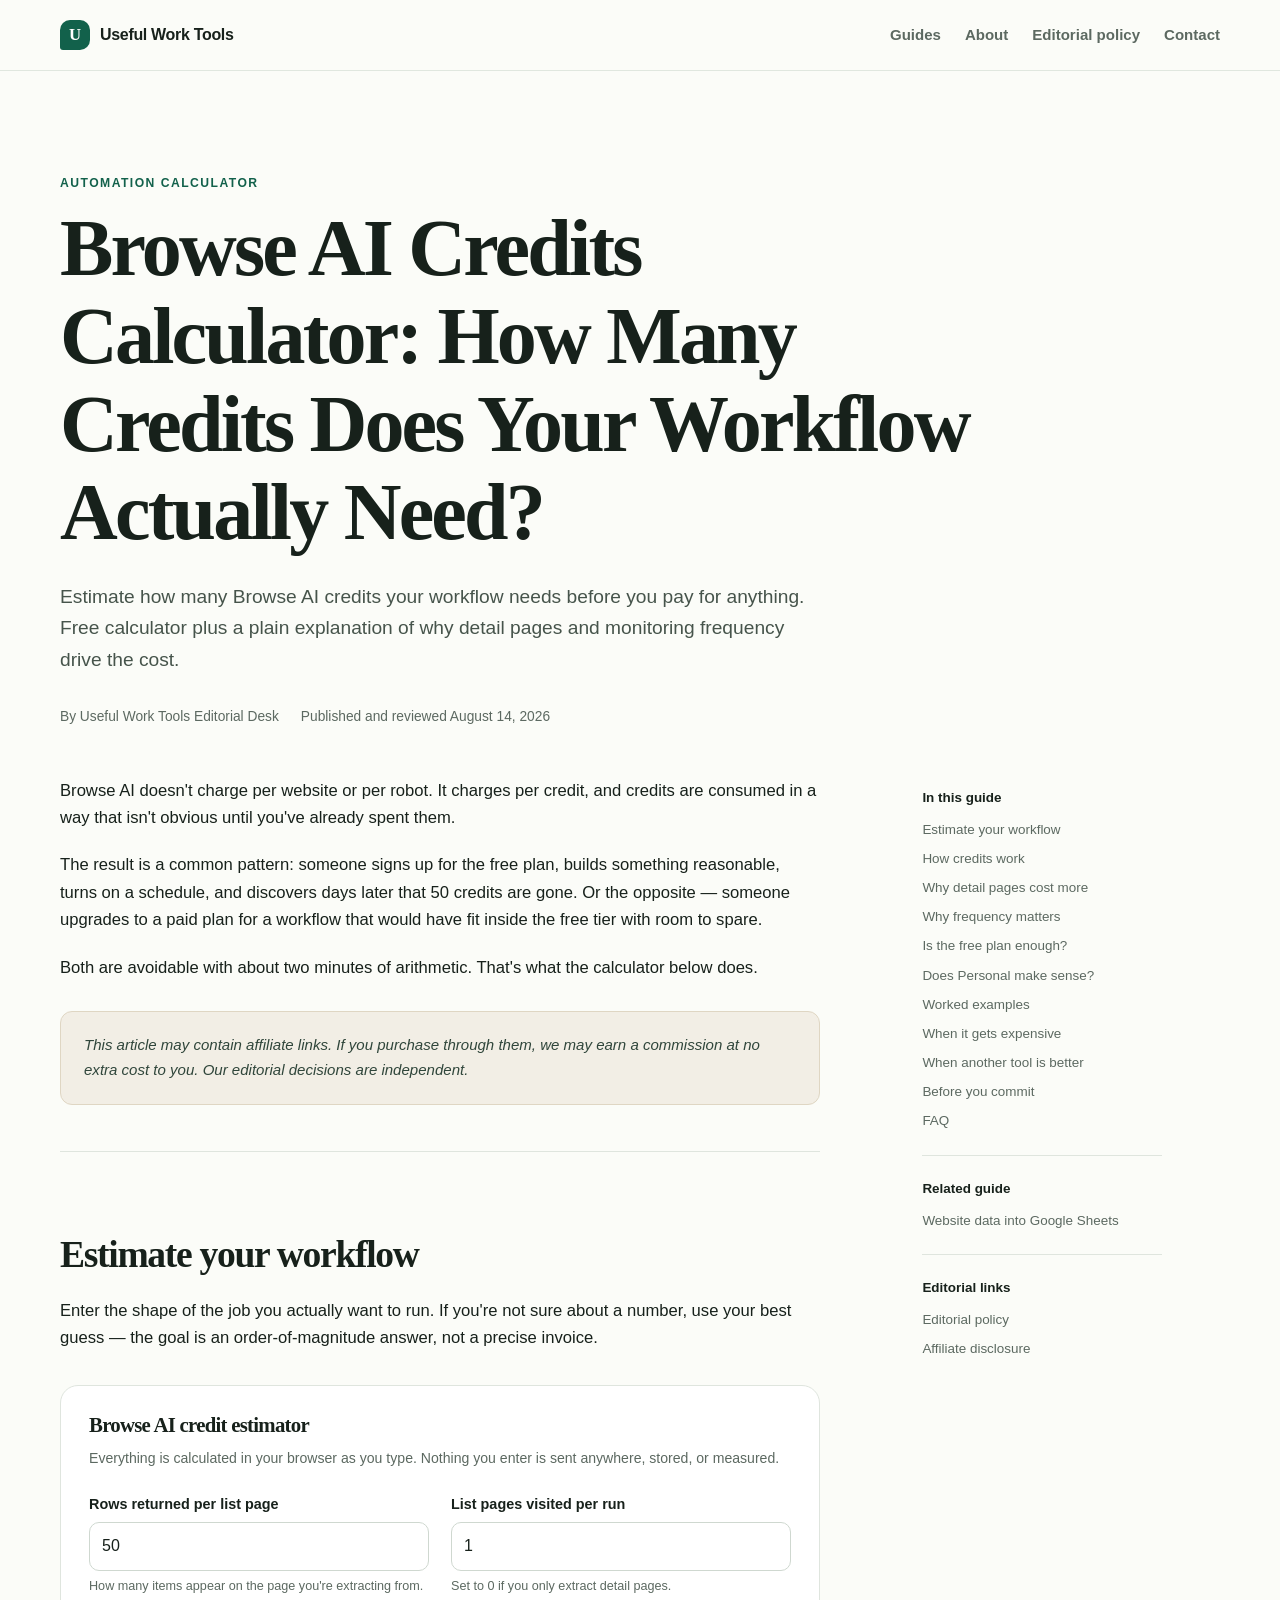
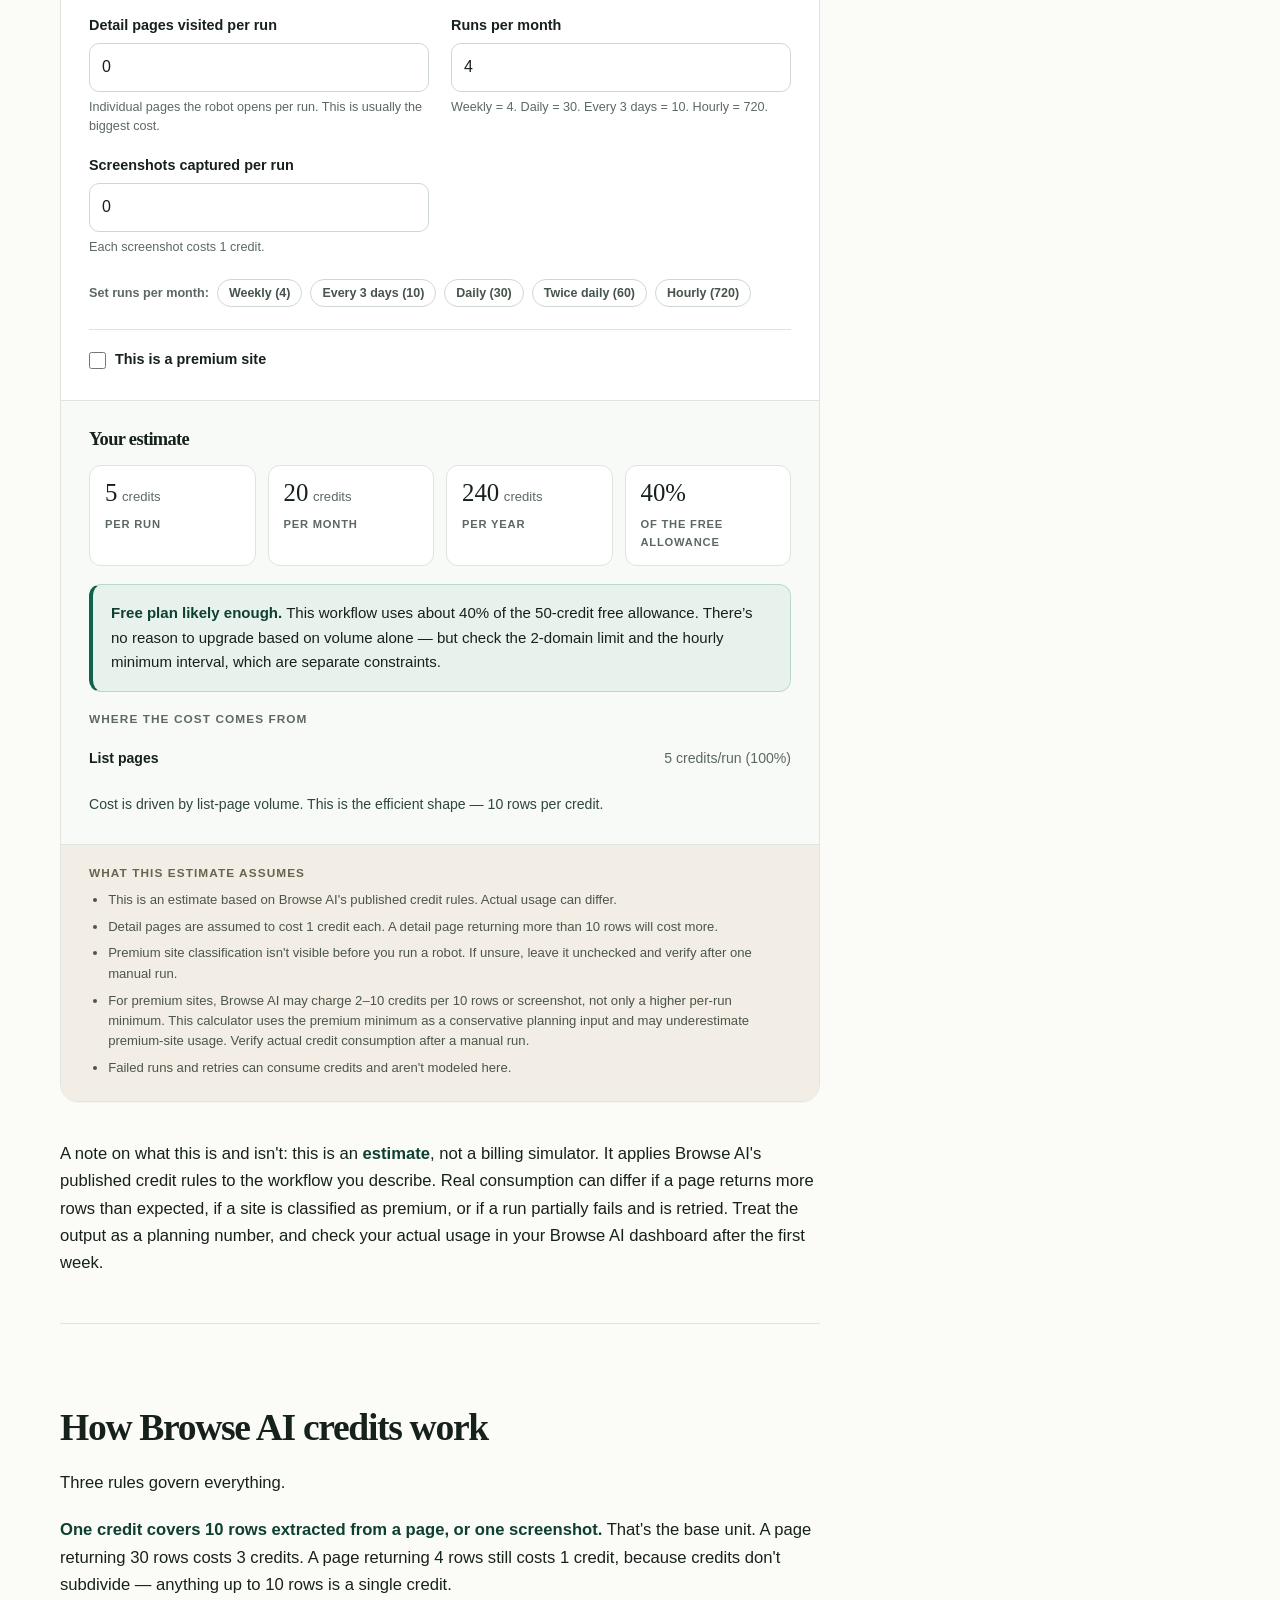
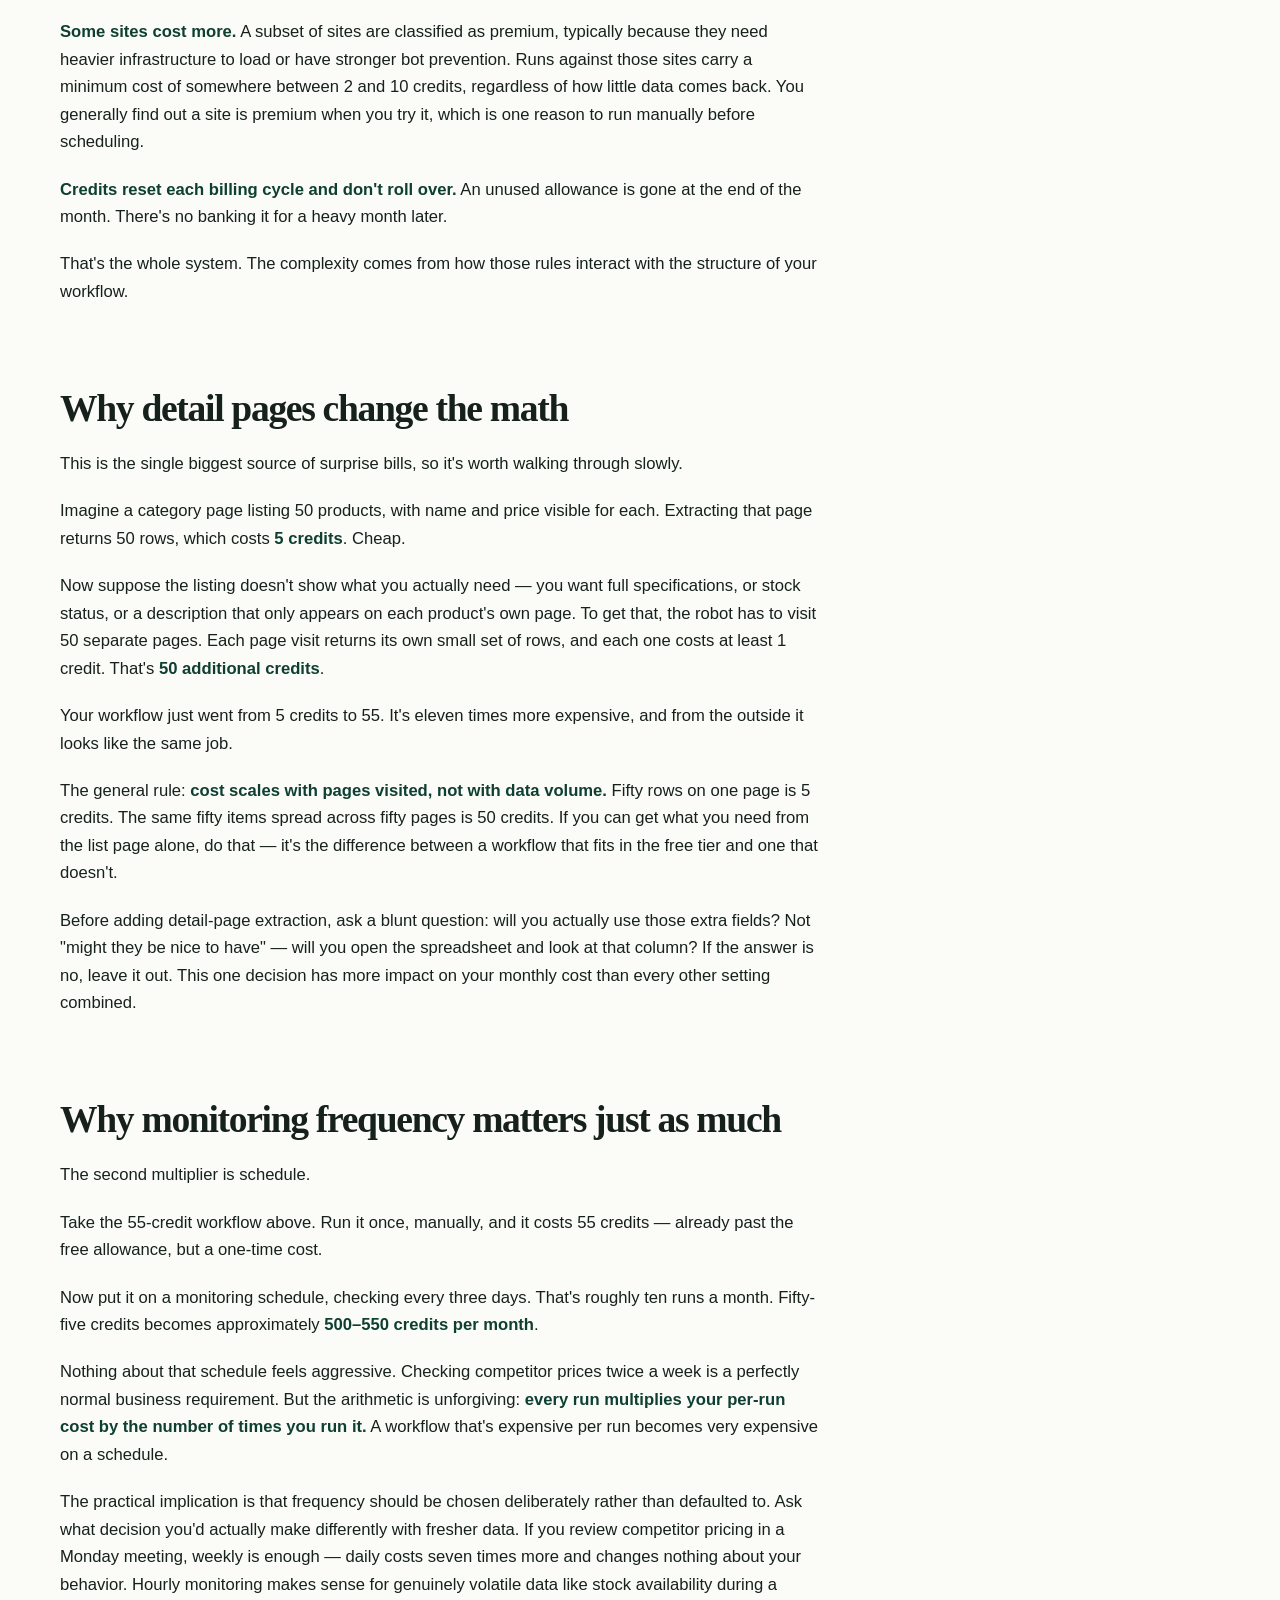
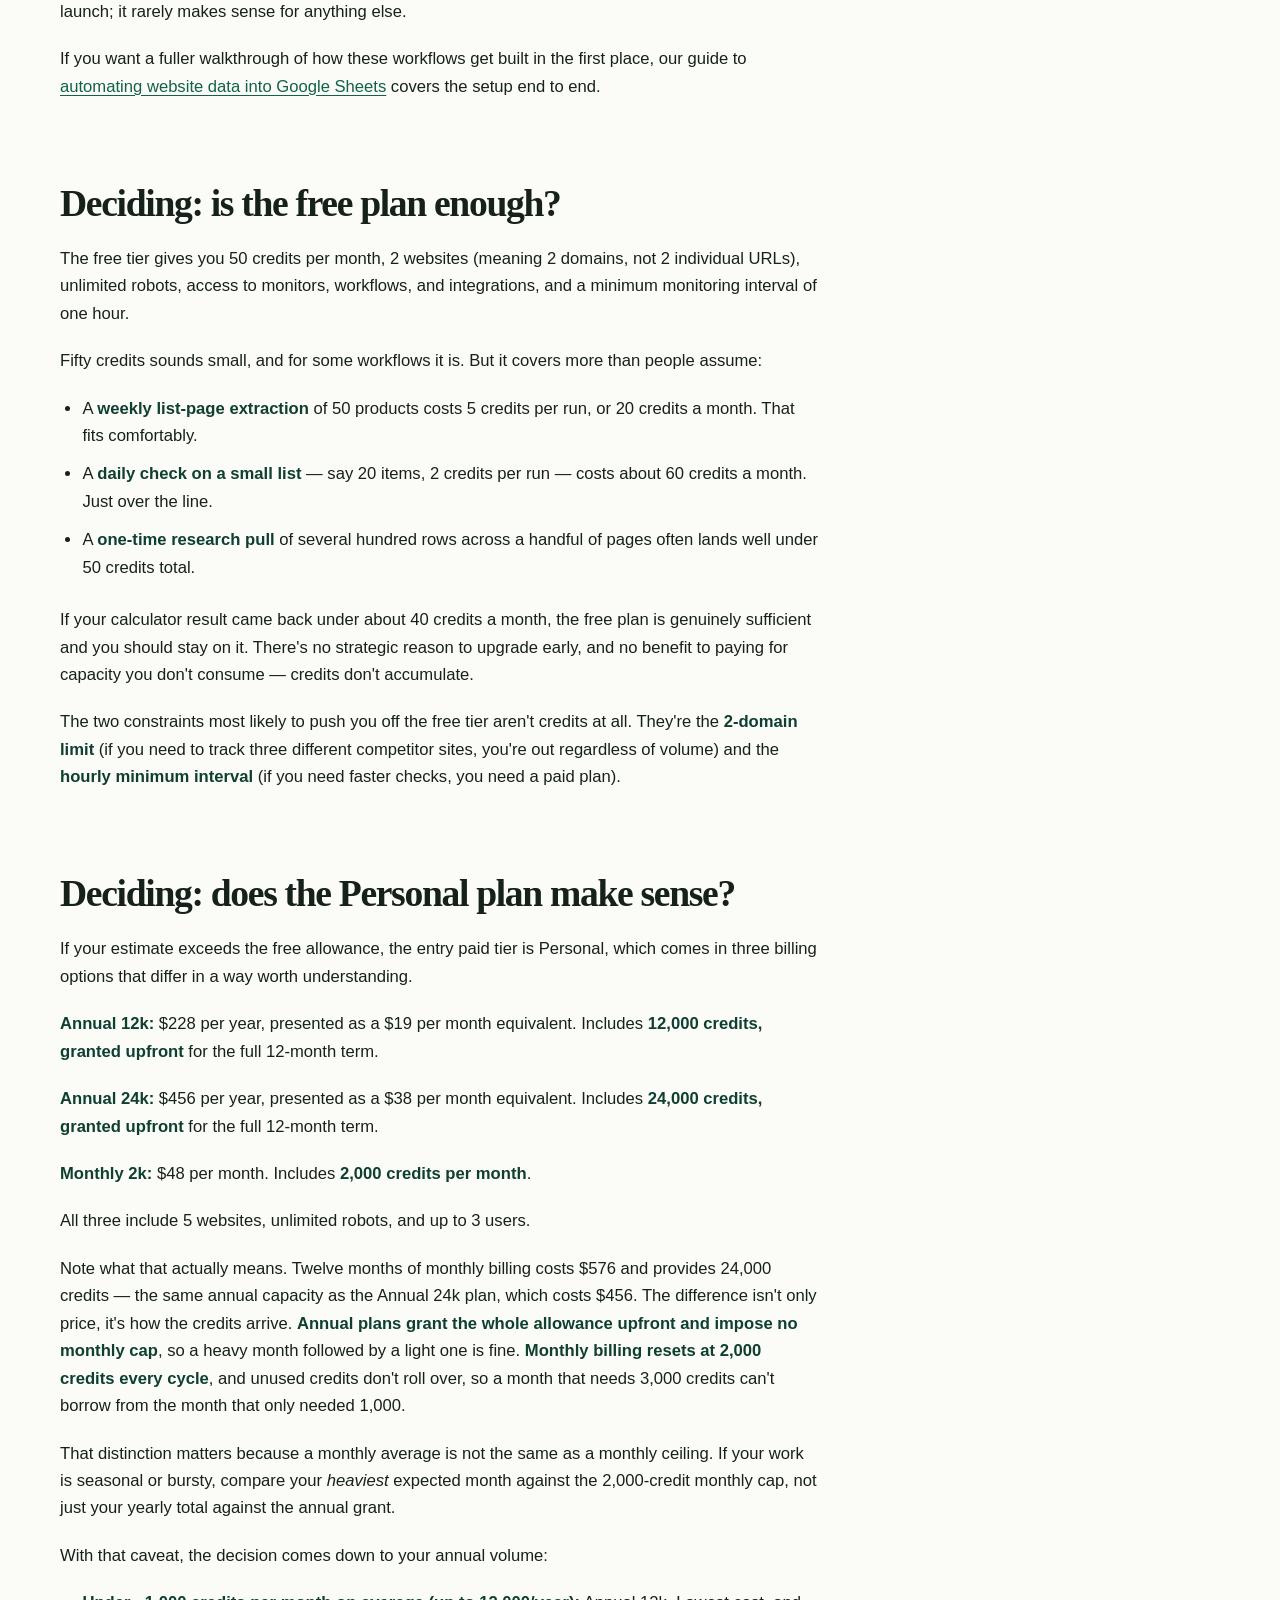
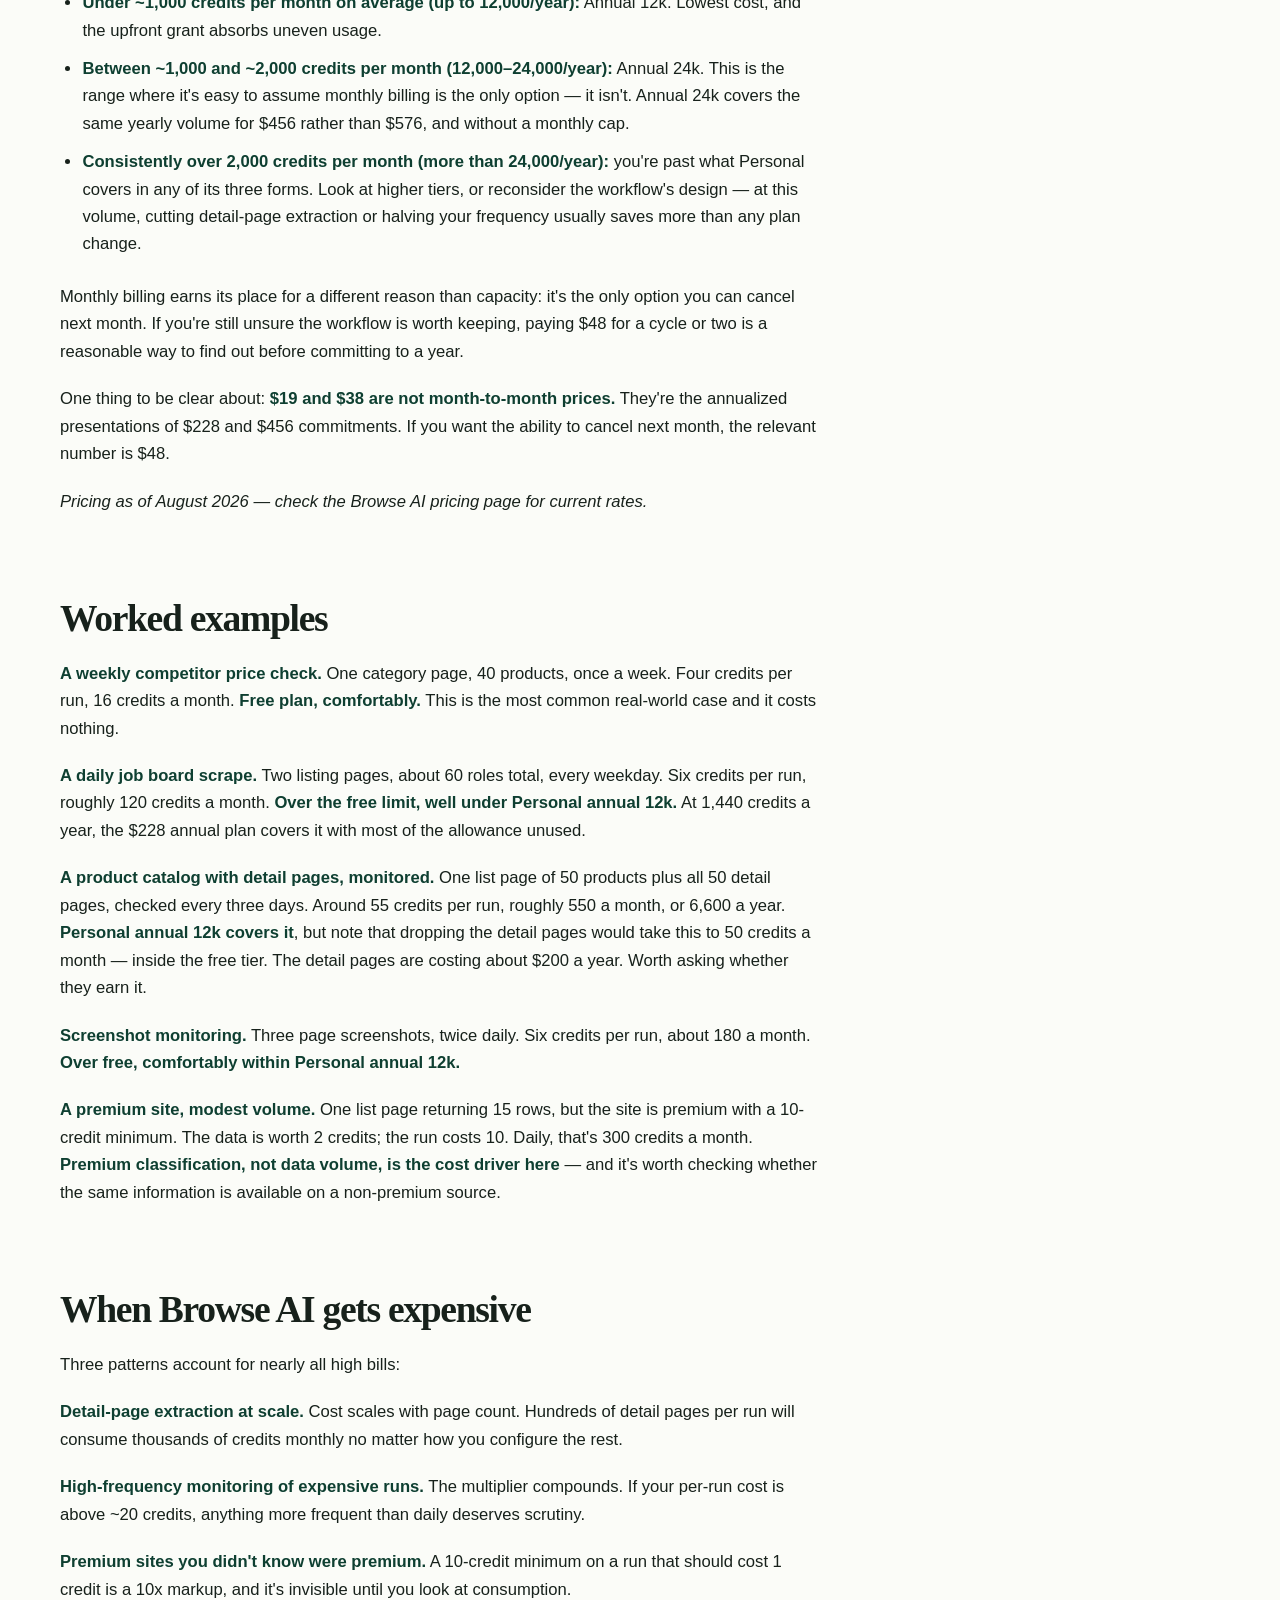
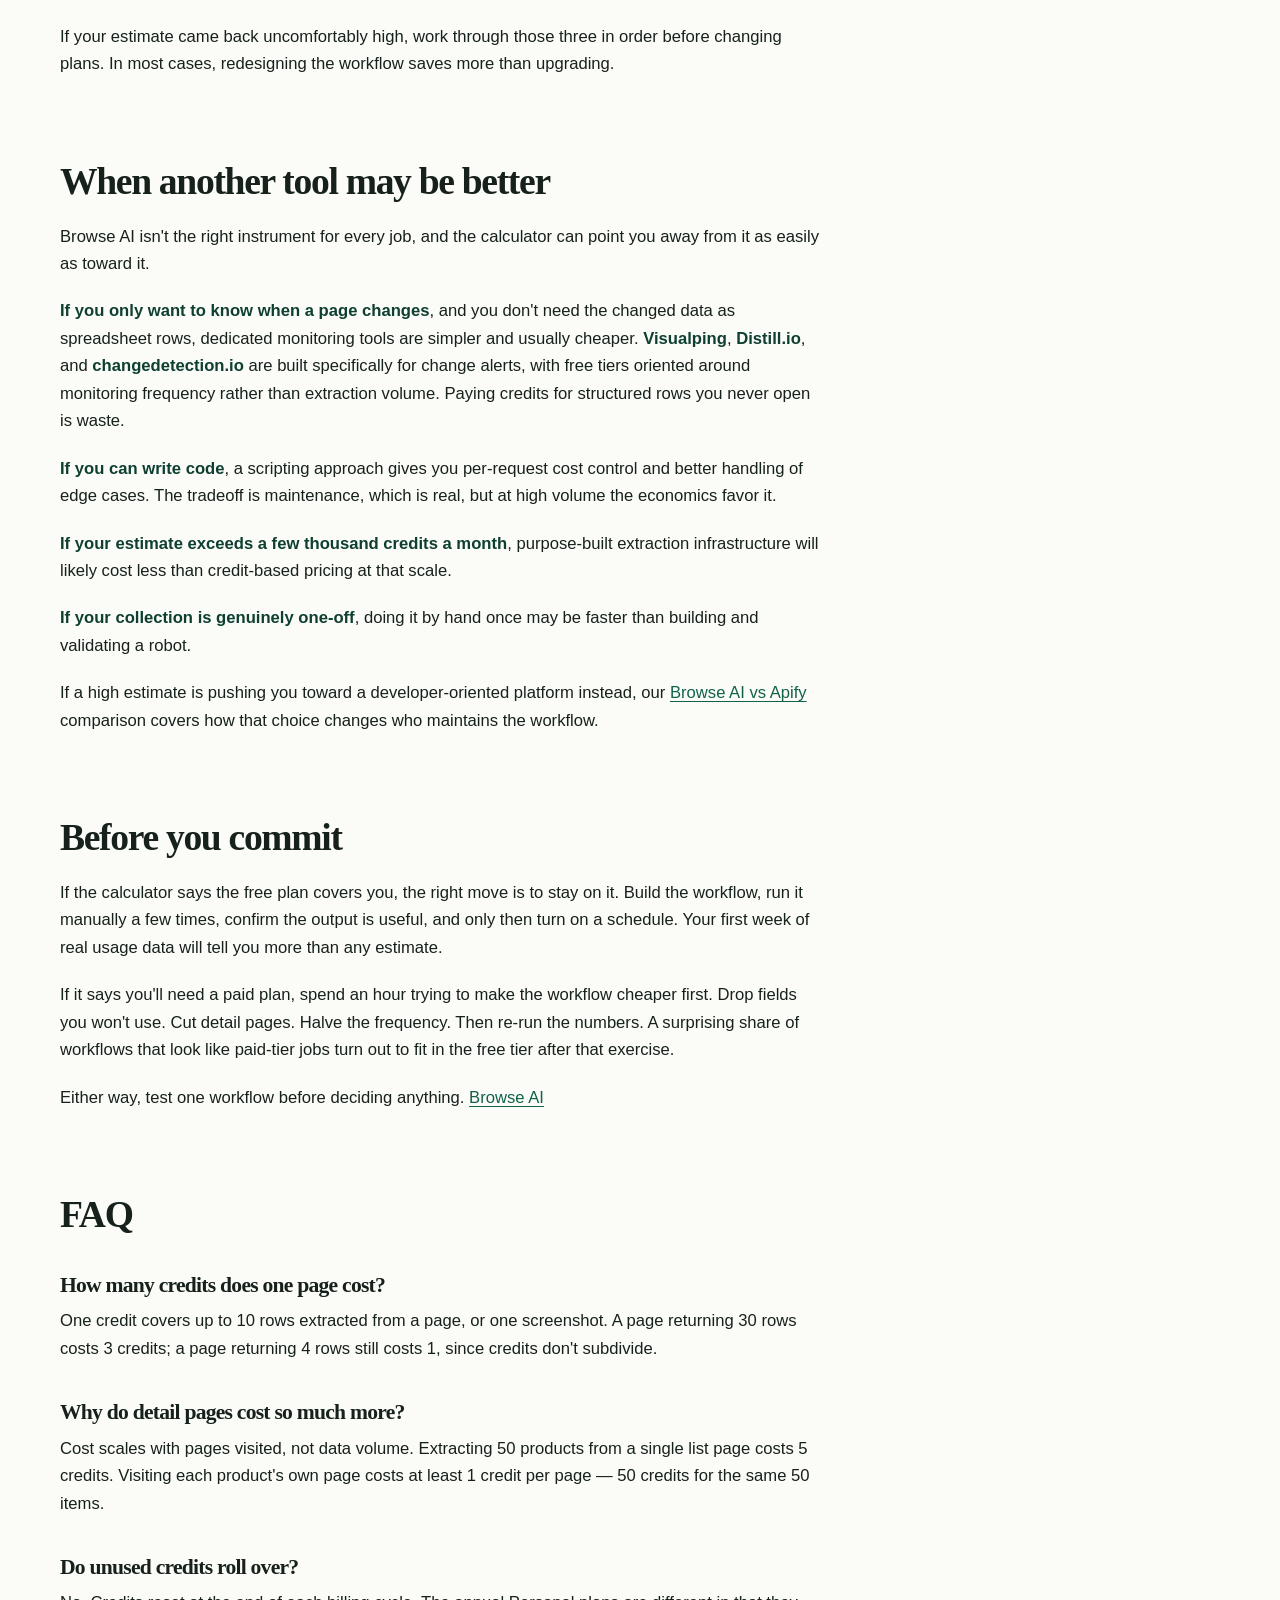
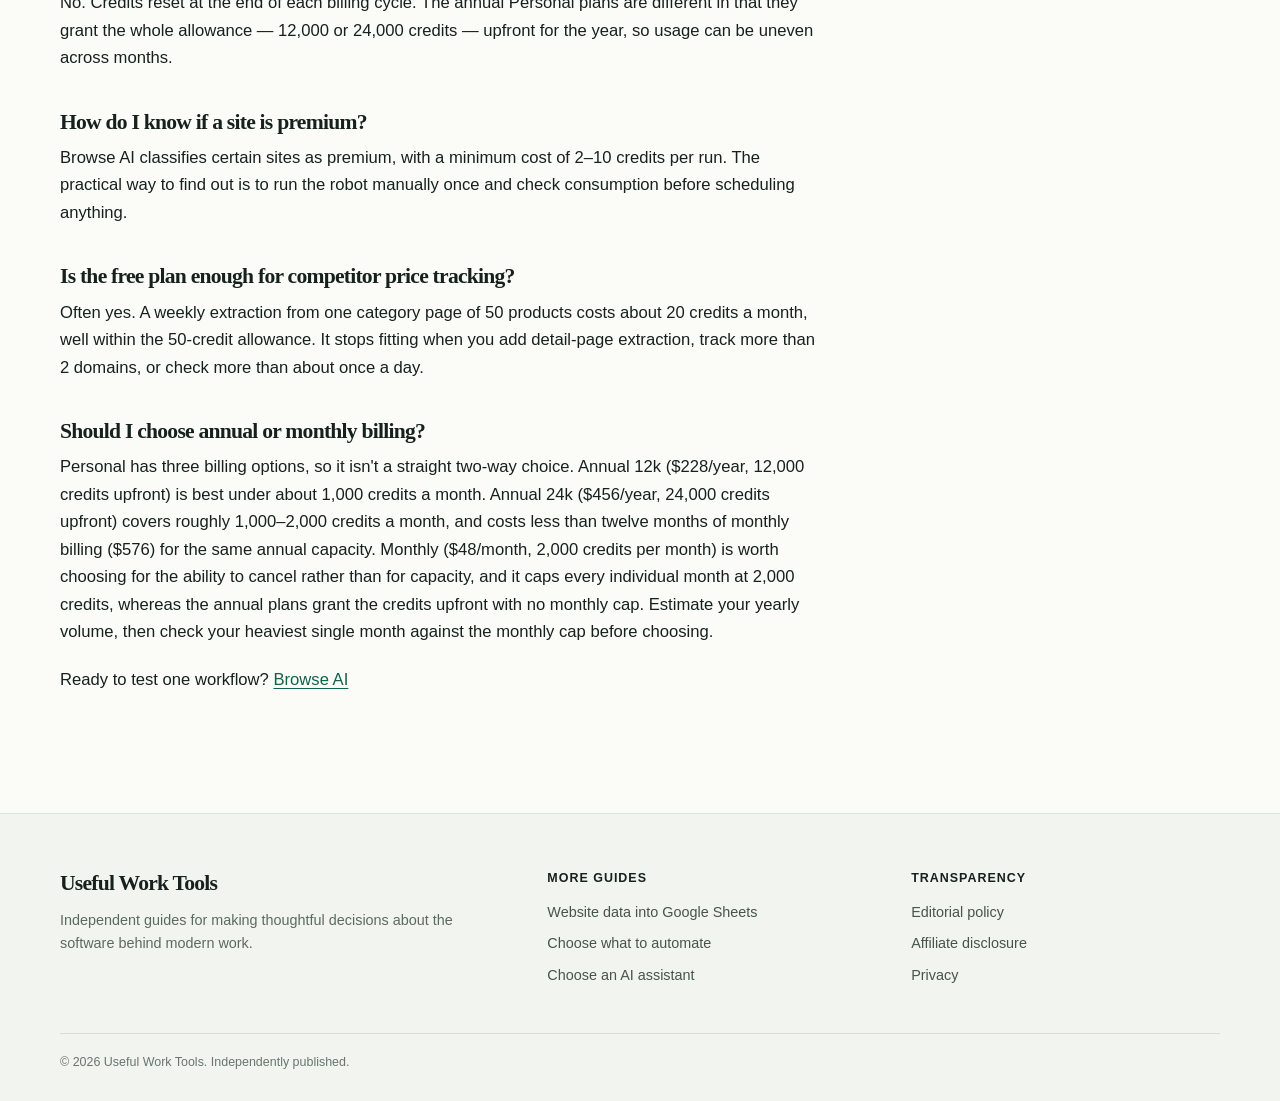
<file: browse-ai-credits-calculator.html>
<!DOCTYPE html>
<html lang="en">
<head>
  <meta charset="utf-8">
  <meta name="viewport" content="width=device-width, initial-scale=1">
  <title>Browse AI Credits Calculator: How Many Do You Actually Need?</title>
  <meta name="description" content="Estimate how many Browse AI credits your workflow needs before you pay for anything. Free calculator plus a plain explanation of why detail pages and monitoring frequency drive the cost.">
  <meta name="author" content="Useful Work Tools Editorial Desk">
  <meta property="article:published_time" content="2026-08-14">
  <meta property="article:modified_time" content="2026-08-14">
  <meta property="og:type" content="article">
  <meta property="og:site_name" content="Useful Work Tools">
  <meta property="og:title" content="Browse AI Credits Calculator: How Many Do You Actually Need?">
  <meta property="og:description" content="Estimate how many Browse AI credits your workflow needs before you pay for anything. Free calculator plus a plain explanation of why detail pages and monitoring frequency drive the cost.">
  <meta property="og:url" content="https://usefulworktools.com/browse-ai-credits-calculator.html">
  <meta name="twitter:card" content="summary_large_image">
  <link rel="canonical" href="https://usefulworktools.com/browse-ai-credits-calculator.html">
  <link rel="icon" href="/assets/favicon.svg" type="image/svg+xml">
  <link rel="stylesheet" href="/assets/styles.css">
  <script type="application/ld+json">
  {
    "@context": "https://schema.org",
    "@type": "Article",
    "headline": "Browse AI Credits Calculator: How Many Credits Does Your Workflow Actually Need?",
    "description": "Estimate how many Browse AI credits your workflow needs before you pay for anything. Free calculator plus a plain explanation of why detail pages and monitoring frequency drive the cost.",
    "datePublished": "2026-08-14",
    "dateModified": "2026-08-14",
    "author": {
      "@type": "Organization",
      "name": "Useful Work Tools Editorial Desk"
    },
    "publisher": {
      "@type": "Organization",
      "name": "Useful Work Tools"
    },
    "mainEntityOfPage": {
      "@type": "WebPage",
      "@id": "https://usefulworktools.com/browse-ai-credits-calculator.html"
    }
  }
  </script>
  <script type="application/ld+json">
  {
    "@context": "https://schema.org",
    "@type": "FAQPage",
    "mainEntity": [
      {
        "@type": "Question",
        "name": "How many credits does one page cost?",
        "acceptedAnswer": {
          "@type": "Answer",
          "text": "One credit covers up to 10 rows extracted from a page, or one screenshot. A page returning 30 rows costs 3 credits; a page returning 4 rows still costs 1, since credits don't subdivide."
        }
      },
      {
        "@type": "Question",
        "name": "Why do detail pages cost so much more?",
        "acceptedAnswer": {
          "@type": "Answer",
          "text": "Cost scales with pages visited, not data volume. Extracting 50 products from a single list page costs 5 credits. Visiting each product's own page costs at least 1 credit per page — 50 credits for the same 50 items."
        }
      },
      {
        "@type": "Question",
        "name": "Do unused credits roll over?",
        "acceptedAnswer": {
          "@type": "Answer",
          "text": "No. Credits reset at the end of each billing cycle. The annual Personal plans are different in that they grant the whole allowance — 12,000 or 24,000 credits — upfront for the year, so usage can be uneven across months."
        }
      },
      {
        "@type": "Question",
        "name": "How do I know if a site is premium?",
        "acceptedAnswer": {
          "@type": "Answer",
          "text": "Browse AI classifies certain sites as premium, with a minimum cost of 2–10 credits per run. The practical way to find out is to run the robot manually once and check consumption before scheduling anything."
        }
      },
      {
        "@type": "Question",
        "name": "Is the free plan enough for competitor price tracking?",
        "acceptedAnswer": {
          "@type": "Answer",
          "text": "Often yes. A weekly extraction from one category page of 50 products costs about 20 credits a month, well within the 50-credit allowance. It stops fitting when you add detail-page extraction, track more than 2 domains, or check more than about once a day."
        }
      },
      {
        "@type": "Question",
        "name": "Should I choose annual or monthly billing?",
        "acceptedAnswer": {
          "@type": "Answer",
          "text": "Personal has three billing options, so it isn't a straight two-way choice. Annual 12k ($228/year, 12,000 credits upfront) is best under about 1,000 credits a month. Annual 24k ($456/year, 24,000 credits upfront) covers roughly 1,000–2,000 credits a month, and costs less than twelve months of monthly billing ($576) for the same annual capacity. Monthly ($48/month, 2,000 credits per month) is worth choosing for the ability to cancel rather than for capacity, and it caps every individual month at 2,000 credits, whereas the annual plans grant the credits upfront with no monthly cap. Estimate your yearly volume, then check your heaviest single month against the monthly cap before choosing."
        }
      }
    ]
  }
  </script>
  <!-- Google tag (gtag.js) -->
  <script async src="https://www.googletagmanager.com/gtag/js?id=G-71C3QTR85H"></script>
  <script>
    window.dataLayer = window.dataLayer || [];
    function gtag(){dataLayer.push(arguments);}
    gtag('js', new Date());
    gtag('config', 'G-71C3QTR85H');
  </script>
  <script src="/assets/analytics.js" defer></script>
</head>
<body>
  <a class="skip-link" href="#article">Skip to article</a>
  <header class="site-header"><div class="nav-shell"><a class="brand" href="/"><span class="brand-mark" aria-hidden="true">U</span>Useful Work Tools</a><nav class="site-nav" aria-label="Primary navigation"><a href="/#guides">Guides</a><a href="/about.html">About</a><a href="/editorial-policy.html">Editorial policy</a><a href="/contact.html">Contact</a></nav></div></header>
  <main>
    <header class="article-header container"><p class="kicker">Automation calculator</p><h1>Browse AI Credits Calculator: How Many Credits Does Your Workflow Actually Need?</h1><p class="dek">Estimate how many Browse AI credits your workflow needs before you pay for anything. Free calculator plus a plain explanation of why detail pages and monitoring frequency drive the cost.</p><div class="byline"><span>By Useful Work Tools Editorial Desk</span><span>Published and reviewed August 14, 2026</span></div></header>
    <div class="container article-layout">
      <article class="article-body" id="article">
        <p>Browse AI doesn't charge per website or per robot. It charges per credit, and credits are consumed in a way that isn't obvious until you've already spent them.</p>
        <p>The result is a common pattern: someone signs up for the free plan, builds something reasonable, turns on a schedule, and discovers days later that 50 credits are gone. Or the opposite — someone upgrades to a paid plan for a workflow that would have fit inside the free tier with room to spare.</p>
        <p>Both are avoidable with about two minutes of arithmetic. That's what the calculator below does.</p>
        <div class="disclosure-note"><p><em>This article may contain affiliate links. If you purchase through them, we may earn a commission at no extra cost to you. Our editorial decisions are independent.</em></p></div>

        <hr>

        <h2 id="estimate">Estimate your workflow</h2>
        <p>Enter the shape of the job you actually want to run. If you're not sure about a number, use your best guess — the goal is an order-of-magnitude answer, not a precise invoice.</p>

        <section class="calc" aria-labelledby="calc-title">
          <div class="calc-inner">
            <h3 id="calc-title">Browse AI credit estimator</h3>
            <p class="calc-intro">Everything is calculated in your browser as you type. Nothing you enter is sent anywhere, stored, or measured.</p>
            <form id="calcForm" class="calc-form" novalidate>
              <div class="calc-fields">
                <div class="calc-field">
                  <label for="rowsPerListPage">Rows returned per list page</label>
                  <input type="number" id="rowsPerListPage" name="rowsPerListPage" inputmode="numeric" step="1" min="0" max="10000" value="50" autocomplete="off">
                  <p class="calc-help" id="rowsPerListPage-help">How many items appear on the page you're extracting from.</p>
                </div>
                <div class="calc-field">
                  <label for="listPagesPerRun">List pages visited per run</label>
                  <input type="number" id="listPagesPerRun" name="listPagesPerRun" inputmode="numeric" step="1" min="0" max="1000" value="1" autocomplete="off">
                  <p class="calc-help" id="listPagesPerRun-help">Set to 0 if you only extract detail pages.</p>
                </div>
                <div class="calc-field">
                  <label for="detailPagesPerRun">Detail pages visited per run</label>
                  <input type="number" id="detailPagesPerRun" name="detailPagesPerRun" inputmode="numeric" step="1" min="0" max="10000" value="0" autocomplete="off">
                  <p class="calc-help" id="detailPagesPerRun-help">Individual pages the robot opens per run. This is usually the biggest cost.</p>
                </div>
                <div class="calc-field">
                  <label for="runsPerMonth">Runs per month</label>
                  <input type="number" id="runsPerMonth" name="runsPerMonth" inputmode="numeric" step="1" min="0" max="3000" value="4" autocomplete="off">
                  <p class="calc-help" id="runsPerMonth-help">Weekly = 4. Daily = 30. Every 3 days = 10. Hourly = 720.</p>
                </div>
                <div class="calc-field">
                  <label for="screenshotsPerRun">Screenshots captured per run</label>
                  <input type="number" id="screenshotsPerRun" name="screenshotsPerRun" inputmode="numeric" step="1" min="0" max="1000" value="0" autocomplete="off">
                  <p class="calc-help" id="screenshotsPerRun-help">Each screenshot costs 1 credit.</p>
                </div>
              </div>

              <div class="calc-quick" role="group" aria-label="Frequency quick select">
                <span class="calc-quick-label">Set runs per month:</span>
                <button type="button" class="calc-chip" data-runs="4">Weekly (4)</button>
                <button type="button" class="calc-chip" data-runs="10">Every 3 days (10)</button>
                <button type="button" class="calc-chip" data-runs="30">Daily (30)</button>
                <button type="button" class="calc-chip" data-runs="60">Twice daily (60)</button>
                <button type="button" class="calc-chip" data-runs="720">Hourly (720)</button>
              </div>

              <div class="calc-premium">
                <div class="calc-check">
                  <input type="checkbox" id="isPremiumSite" name="isPremiumSite">
                  <label for="isPremiumSite">This is a premium site</label>
                </div>
                <div class="calc-field calc-premium-field" id="premiumRow" hidden>
                  <label for="premiumMinCredits">Premium minimum credits per run</label>
                  <input type="number" id="premiumMinCredits" name="premiumMinCredits" inputmode="numeric" step="1" min="2" max="10" value="2" autocomplete="off" disabled>
                  <p class="calc-help" id="premiumMinCredits-help">Only if Browse AI classifies the site as premium. Range is 2–10; check your dashboard after one manual run.</p>
                </div>
              </div>
            </form>
          </div>

          <div class="calc-results" id="calcResults" aria-live="polite">
            <h3 class="calc-results-title">Your estimate</h3>
            <p class="calc-empty">Enter your workflow above to see an estimate.</p>
          </div>

          <div class="calc-notes">
            <h3 class="calc-notes-title">What this estimate assumes</h3>
            <ul>
              <li>This is an estimate based on Browse AI's published credit rules. Actual usage can differ.</li>
              <li>Detail pages are assumed to cost 1 credit each. A detail page returning more than 10 rows will cost more.</li>
              <li>Premium site classification isn't visible before you run a robot. If unsure, leave it unchecked and verify after one manual run.</li>
              <li>For premium sites, Browse AI may charge 2–10 credits per 10 rows or screenshot, not only a higher per-run minimum. This calculator uses the premium minimum as a conservative planning input and may underestimate premium-site usage. Verify actual credit consumption after a manual run.</li>
              <li>Failed runs and retries can consume credits and aren't modeled here.</li>
            </ul>
          </div>
        </section>

        <p>A note on what this is and isn't: this is an <strong>estimate</strong>, not a billing simulator. It applies Browse AI's published credit rules to the workflow you describe. Real consumption can differ if a page returns more rows than expected, if a site is classified as premium, or if a run partially fails and is retried. Treat the output as a planning number, and check your actual usage in your Browse AI dashboard after the first week.</p>

        <hr>

        <h2 id="how-credits-work">How Browse AI credits work</h2>
        <p>Three rules govern everything.</p>
        <p><strong>One credit covers 10 rows extracted from a page, or one screenshot.</strong> That's the base unit. A page returning 30 rows costs 3 credits. A page returning 4 rows still costs 1 credit, because credits don't subdivide — anything up to 10 rows is a single credit.</p>
        <p><strong>Some sites cost more.</strong> A subset of sites are classified as premium, typically because they need heavier infrastructure to load or have stronger bot prevention. Runs against those sites carry a minimum cost of somewhere between 2 and 10 credits, regardless of how little data comes back. You generally find out a site is premium when you try it, which is one reason to run manually before scheduling.</p>
        <p><strong>Credits reset each billing cycle and don't roll over.</strong> An unused allowance is gone at the end of the month. There's no banking it for a heavy month later.</p>
        <p>That's the whole system. The complexity comes from how those rules interact with the structure of your workflow.</p>

        <h2 id="detail-pages">Why detail pages change the math</h2>
        <p>This is the single biggest source of surprise bills, so it's worth walking through slowly.</p>
        <p>Imagine a category page listing 50 products, with name and price visible for each. Extracting that page returns 50 rows, which costs <strong>5 credits</strong>. Cheap.</p>
        <p>Now suppose the listing doesn't show what you actually need — you want full specifications, or stock status, or a description that only appears on each product's own page. To get that, the robot has to visit 50 separate pages. Each page visit returns its own small set of rows, and each one costs at least 1 credit. That's <strong>50 additional credits</strong>.</p>
        <p>Your workflow just went from 5 credits to 55. It's eleven times more expensive, and from the outside it looks like the same job.</p>
        <p>The general rule: <strong>cost scales with pages visited, not with data volume.</strong> Fifty rows on one page is 5 credits. The same fifty items spread across fifty pages is 50 credits. If you can get what you need from the list page alone, do that — it's the difference between a workflow that fits in the free tier and one that doesn't.</p>
        <p>Before adding detail-page extraction, ask a blunt question: will you actually use those extra fields? Not "might they be nice to have" — will you open the spreadsheet and look at that column? If the answer is no, leave it out. This one decision has more impact on your monthly cost than every other setting combined.</p>

        <h2 id="frequency">Why monitoring frequency matters just as much</h2>
        <p>The second multiplier is schedule.</p>
        <p>Take the 55-credit workflow above. Run it once, manually, and it costs 55 credits — already past the free allowance, but a one-time cost.</p>
        <p>Now put it on a monitoring schedule, checking every three days. That's roughly ten runs a month. Fifty-five credits becomes approximately <strong>500–550 credits per month</strong>.</p>
        <p>Nothing about that schedule feels aggressive. Checking competitor prices twice a week is a perfectly normal business requirement. But the arithmetic is unforgiving: <strong>every run multiplies your per-run cost by the number of times you run it.</strong> A workflow that's expensive per run becomes very expensive on a schedule.</p>
        <p>The practical implication is that frequency should be chosen deliberately rather than defaulted to. Ask what decision you'd actually make differently with fresher data. If you review competitor pricing in a Monday meeting, weekly is enough — daily costs seven times more and changes nothing about your behavior. Hourly monitoring makes sense for genuinely volatile data like stock availability during a launch; it rarely makes sense for anything else.</p>
        <p>If you want a fuller walkthrough of how these workflows get built in the first place, our guide to <a href="/website-data-to-google-sheets-no-code.html">automating website data into Google Sheets</a> covers the setup end to end.</p>

        <h2 id="free-plan">Deciding: is the free plan enough?</h2>
        <p>The free tier gives you 50 credits per month, 2 websites (meaning 2 domains, not 2 individual URLs), unlimited robots, access to monitors, workflows, and integrations, and a minimum monitoring interval of one hour.</p>
        <p>Fifty credits sounds small, and for some workflows it is. But it covers more than people assume:</p>
        <ul>
          <li>A <strong>weekly list-page extraction</strong> of 50 products costs 5 credits per run, or 20 credits a month. That fits comfortably.</li>
          <li>A <strong>daily check on a small list</strong> — say 20 items, 2 credits per run — costs about 60 credits a month. Just over the line.</li>
          <li>A <strong>one-time research pull</strong> of several hundred rows across a handful of pages often lands well under 50 credits total.</li>
        </ul>
        <p>If your calculator result came back under about 40 credits a month, the free plan is genuinely sufficient and you should stay on it. There's no strategic reason to upgrade early, and no benefit to paying for capacity you don't consume — credits don't accumulate.</p>
        <p>The two constraints most likely to push you off the free tier aren't credits at all. They're the <strong>2-domain limit</strong> (if you need to track three different competitor sites, you're out regardless of volume) and the <strong>hourly minimum interval</strong> (if you need faster checks, you need a paid plan).</p>

        <h2 id="personal-plan">Deciding: does the Personal plan make sense?</h2>
        <p>If your estimate exceeds the free allowance, the entry paid tier is Personal, which comes in three billing options that differ in a way worth understanding.</p>
        <p><strong>Annual 12k:</strong> $228 per year, presented as a $19 per month equivalent. Includes <strong>12,000 credits, granted upfront</strong> for the full 12-month term.</p>
        <p><strong>Annual 24k:</strong> $456 per year, presented as a $38 per month equivalent. Includes <strong>24,000 credits, granted upfront</strong> for the full 12-month term.</p>
        <p><strong>Monthly 2k:</strong> $48 per month. Includes <strong>2,000 credits per month</strong>.</p>
        <p>All three include 5 websites, unlimited robots, and up to 3 users.</p>
        <p>Note what that actually means. Twelve months of monthly billing costs $576 and provides 24,000 credits — the same annual capacity as the Annual 24k plan, which costs $456. The difference isn't only price, it's how the credits arrive. <strong>Annual plans grant the whole allowance upfront and impose no monthly cap</strong>, so a heavy month followed by a light one is fine. <strong>Monthly billing resets at 2,000 credits every cycle</strong>, and unused credits don't roll over, so a month that needs 3,000 credits can't borrow from the month that only needed 1,000.</p>
        <p>That distinction matters because a monthly average is not the same as a monthly ceiling. If your work is seasonal or bursty, compare your <em>heaviest</em> expected month against the 2,000-credit monthly cap, not just your yearly total against the annual grant.</p>
        <p>With that caveat, the decision comes down to your annual volume:</p>
        <ul>
          <li><strong>Under ~1,000 credits per month on average (up to 12,000/year):</strong> Annual 12k. Lowest cost, and the upfront grant absorbs uneven usage.</li>
          <li><strong>Between ~1,000 and ~2,000 credits per month (12,000–24,000/year):</strong> Annual 24k. This is the range where it's easy to assume monthly billing is the only option — it isn't. Annual 24k covers the same yearly volume for $456 rather than $576, and without a monthly cap.</li>
          <li><strong>Consistently over 2,000 credits per month (more than 24,000/year):</strong> you're past what Personal covers in any of its three forms. Look at higher tiers, or reconsider the workflow's design — at this volume, cutting detail-page extraction or halving your frequency usually saves more than any plan change.</li>
        </ul>
        <p>Monthly billing earns its place for a different reason than capacity: it's the only option you can cancel next month. If you're still unsure the workflow is worth keeping, paying $48 for a cycle or two is a reasonable way to find out before committing to a year.</p>
        <p>One thing to be clear about: <strong>$19 and $38 are not month-to-month prices.</strong> They're the annualized presentations of $228 and $456 commitments. If you want the ability to cancel next month, the relevant number is $48.</p>
        <p><em>Pricing as of August 2026 — check the Browse AI pricing page for current rates.</em></p>

        <h2 id="examples">Worked examples</h2>
        <p><strong>A weekly competitor price check.</strong> One category page, 40 products, once a week. Four credits per run, 16 credits a month. <strong>Free plan, comfortably.</strong> This is the most common real-world case and it costs nothing.</p>
        <p><strong>A daily job board scrape.</strong> Two listing pages, about 60 roles total, every weekday. Six credits per run, roughly 120 credits a month. <strong>Over the free limit, well under Personal annual 12k.</strong> At 1,440 credits a year, the $228 annual plan covers it with most of the allowance unused.</p>
        <p><strong>A product catalog with detail pages, monitored.</strong> One list page of 50 products plus all 50 detail pages, checked every three days. Around 55 credits per run, roughly 550 a month, or 6,600 a year. <strong>Personal annual 12k covers it</strong>, but note that dropping the detail pages would take this to 50 credits a month — inside the free tier. The detail pages are costing about $200 a year. Worth asking whether they earn it.</p>
        <p><strong>Screenshot monitoring.</strong> Three page screenshots, twice daily. Six credits per run, about 180 a month. <strong>Over free, comfortably within Personal annual 12k.</strong></p>
        <p><strong>A premium site, modest volume.</strong> One list page returning 15 rows, but the site is premium with a 10-credit minimum. The data is worth 2 credits; the run costs 10. Daily, that's 300 credits a month. <strong>Premium classification, not data volume, is the cost driver here</strong> — and it's worth checking whether the same information is available on a non-premium source.</p>

        <h2 id="expensive">When Browse AI gets expensive</h2>
        <p>Three patterns account for nearly all high bills:</p>
        <p><strong>Detail-page extraction at scale.</strong> Cost scales with page count. Hundreds of detail pages per run will consume thousands of credits monthly no matter how you configure the rest.</p>
        <p><strong>High-frequency monitoring of expensive runs.</strong> The multiplier compounds. If your per-run cost is above ~20 credits, anything more frequent than daily deserves scrutiny.</p>
        <p><strong>Premium sites you didn't know were premium.</strong> A 10-credit minimum on a run that should cost 1 credit is a 10x markup, and it's invisible until you look at consumption.</p>
        <p>If your estimate came back uncomfortably high, work through those three in order before changing plans. In most cases, redesigning the workflow saves more than upgrading.</p>

        <h2 id="another-tool">When another tool may be better</h2>
        <p>Browse AI isn't the right instrument for every job, and the calculator can point you away from it as easily as toward it.</p>
        <p><strong>If you only want to know when a page changes</strong>, and you don't need the changed data as spreadsheet rows, dedicated monitoring tools are simpler and usually cheaper. <strong>Visualping</strong>, <strong>Distill.io</strong>, and <strong>changedetection.io</strong> are built specifically for change alerts, with free tiers oriented around monitoring frequency rather than extraction volume. Paying credits for structured rows you never open is waste.</p>
        <p><strong>If you can write code</strong>, a scripting approach gives you per-request cost control and better handling of edge cases. The tradeoff is maintenance, which is real, but at high volume the economics favor it.</p>
        <p><strong>If your estimate exceeds a few thousand credits a month</strong>, purpose-built extraction infrastructure will likely cost less than credit-based pricing at that scale.</p>
        <p><strong>If your collection is genuinely one-off</strong>, doing it by hand once may be faster than building and validating a robot.</p>
        <p>If a high estimate is pushing you toward a developer-oriented platform instead, our <a href="/browse-ai-vs-apify.html">Browse AI vs Apify</a> comparison covers how that choice changes who maintains the workflow.</p>

        <h2 id="before-you-commit">Before you commit</h2>
        <p>If the calculator says the free plan covers you, the right move is to stay on it. Build the workflow, run it manually a few times, confirm the output is useful, and only then turn on a schedule. Your first week of real usage data will tell you more than any estimate.</p>
        <p>If it says you'll need a paid plan, spend an hour trying to make the workflow cheaper first. Drop fields you won't use. Cut detail pages. Halve the frequency. Then re-run the numbers. A surprising share of workflows that look like paid-tier jobs turn out to fit in the free tier after that exercise.</p>
        <p>Either way, test one workflow before deciding anything. <!-- AFFILIATE_SLOT:BROWSE_AI -->
<a href="https://www.browse.ai/" class="affiliate-slot" data-affiliate="browse-ai" rel="nofollow">Browse AI</a></p>

        <h2 id="faq">FAQ</h2>
        <h3>How many credits does one page cost?</h3>
        <p>One credit covers up to 10 rows extracted from a page, or one screenshot. A page returning 30 rows costs 3 credits; a page returning 4 rows still costs 1, since credits don't subdivide.</p>
        <h3>Why do detail pages cost so much more?</h3>
        <p>Cost scales with pages visited, not data volume. Extracting 50 products from a single list page costs 5 credits. Visiting each product's own page costs at least 1 credit per page — 50 credits for the same 50 items.</p>
        <h3>Do unused credits roll over?</h3>
        <p>No. Credits reset at the end of each billing cycle. The annual Personal plans are different in that they grant the whole allowance — 12,000 or 24,000 credits — upfront for the year, so usage can be uneven across months.</p>
        <h3>How do I know if a site is premium?</h3>
        <p>Browse AI classifies certain sites as premium, with a minimum cost of 2–10 credits per run. The practical way to find out is to run the robot manually once and check consumption before scheduling anything.</p>
        <h3>Is the free plan enough for competitor price tracking?</h3>
        <p>Often yes. A weekly extraction from one category page of 50 products costs about 20 credits a month, well within the 50-credit allowance. It stops fitting when you add detail-page extraction, track more than 2 domains, or check more than about once a day.</p>
        <h3>Should I choose annual or monthly billing?</h3>
        <p>Personal has three billing options, so it isn't a straight two-way choice. Annual 12k ($228/year, 12,000 credits upfront) is best under about 1,000 credits a month. Annual 24k ($456/year, 24,000 credits upfront) covers roughly 1,000–2,000 credits a month, and costs less than twelve months of monthly billing ($576) for the same annual capacity. Monthly ($48/month, 2,000 credits per month) is worth choosing for the ability to cancel rather than for capacity, and it caps every individual month at 2,000 credits, whereas the annual plans grant the credits upfront with no monthly cap. Estimate your yearly volume, then check your heaviest single month against the monthly cap before choosing.</p>
        <p>Ready to test one workflow? <!-- AFFILIATE_SLOT:BROWSE_AI -->
<a href="https://www.browse.ai/" class="affiliate-slot" data-affiliate="browse-ai" rel="nofollow">Browse AI</a></p>
      </article>
      <aside class="article-aside"><strong>In this guide</strong><nav aria-label="Article sections"><a href="#estimate">Estimate your workflow</a><a href="#how-credits-work">How credits work</a><a href="#detail-pages">Why detail pages cost more</a><a href="#frequency">Why frequency matters</a><a href="#free-plan">Is the free plan enough?</a><a href="#personal-plan">Does Personal make sense?</a><a href="#examples">Worked examples</a><a href="#expensive">When it gets expensive</a><a href="#another-tool">When another tool is better</a><a href="#before-you-commit">Before you commit</a><a href="#faq">FAQ</a></nav><div class="aside-rule"></div><strong>Related guide</strong><a href="/website-data-to-google-sheets-no-code.html">Website data into Google Sheets</a><div class="aside-rule"></div><strong>Editorial links</strong><a href="/editorial-policy.html">Editorial policy</a><a href="/disclosure.html">Affiliate disclosure</a></aside>
    </div>
  </main>
  <footer class="site-footer"><div class="container footer-grid"><div><h2>Useful Work Tools</h2><p>Independent guides for making thoughtful decisions about the software behind modern work.</p></div><div><h3>More guides</h3><div class="footer-links"><a href="/website-data-to-google-sheets-no-code.html">Website data into Google Sheets</a><a href="/automation-readiness-guide.html">Choose what to automate</a><a href="/choose-ai-work-assistant.html">Choose an AI assistant</a></div></div><div><h3>Transparency</h3><div class="footer-links"><a href="/editorial-policy.html">Editorial policy</a><a href="/disclosure.html">Affiliate disclosure</a><a href="/privacy.html">Privacy</a></div></div></div><div class="container footer-bottom">© 2026 Useful Work Tools. Independently published.</div></footer>
  <script src="/assets/browse-ai-credits-calculator.js" defer></script>
</body>
</html>
</file>
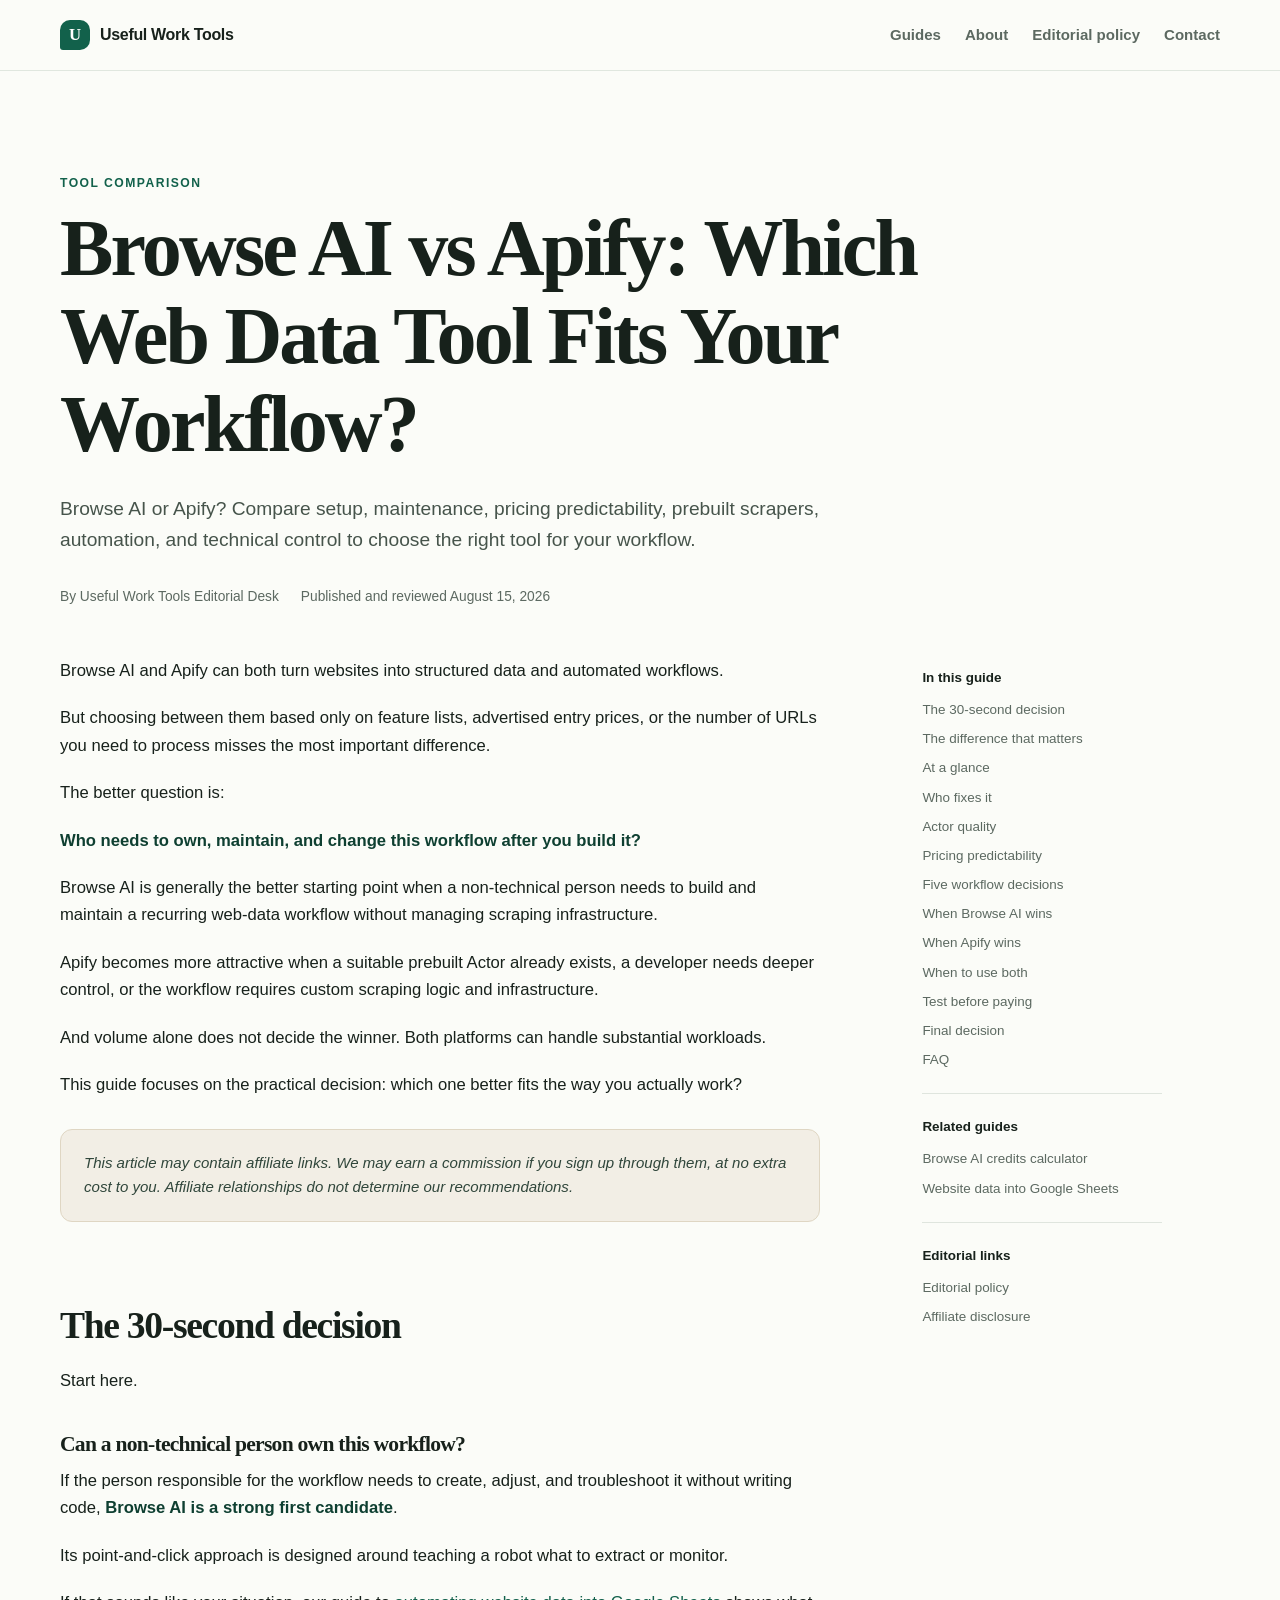
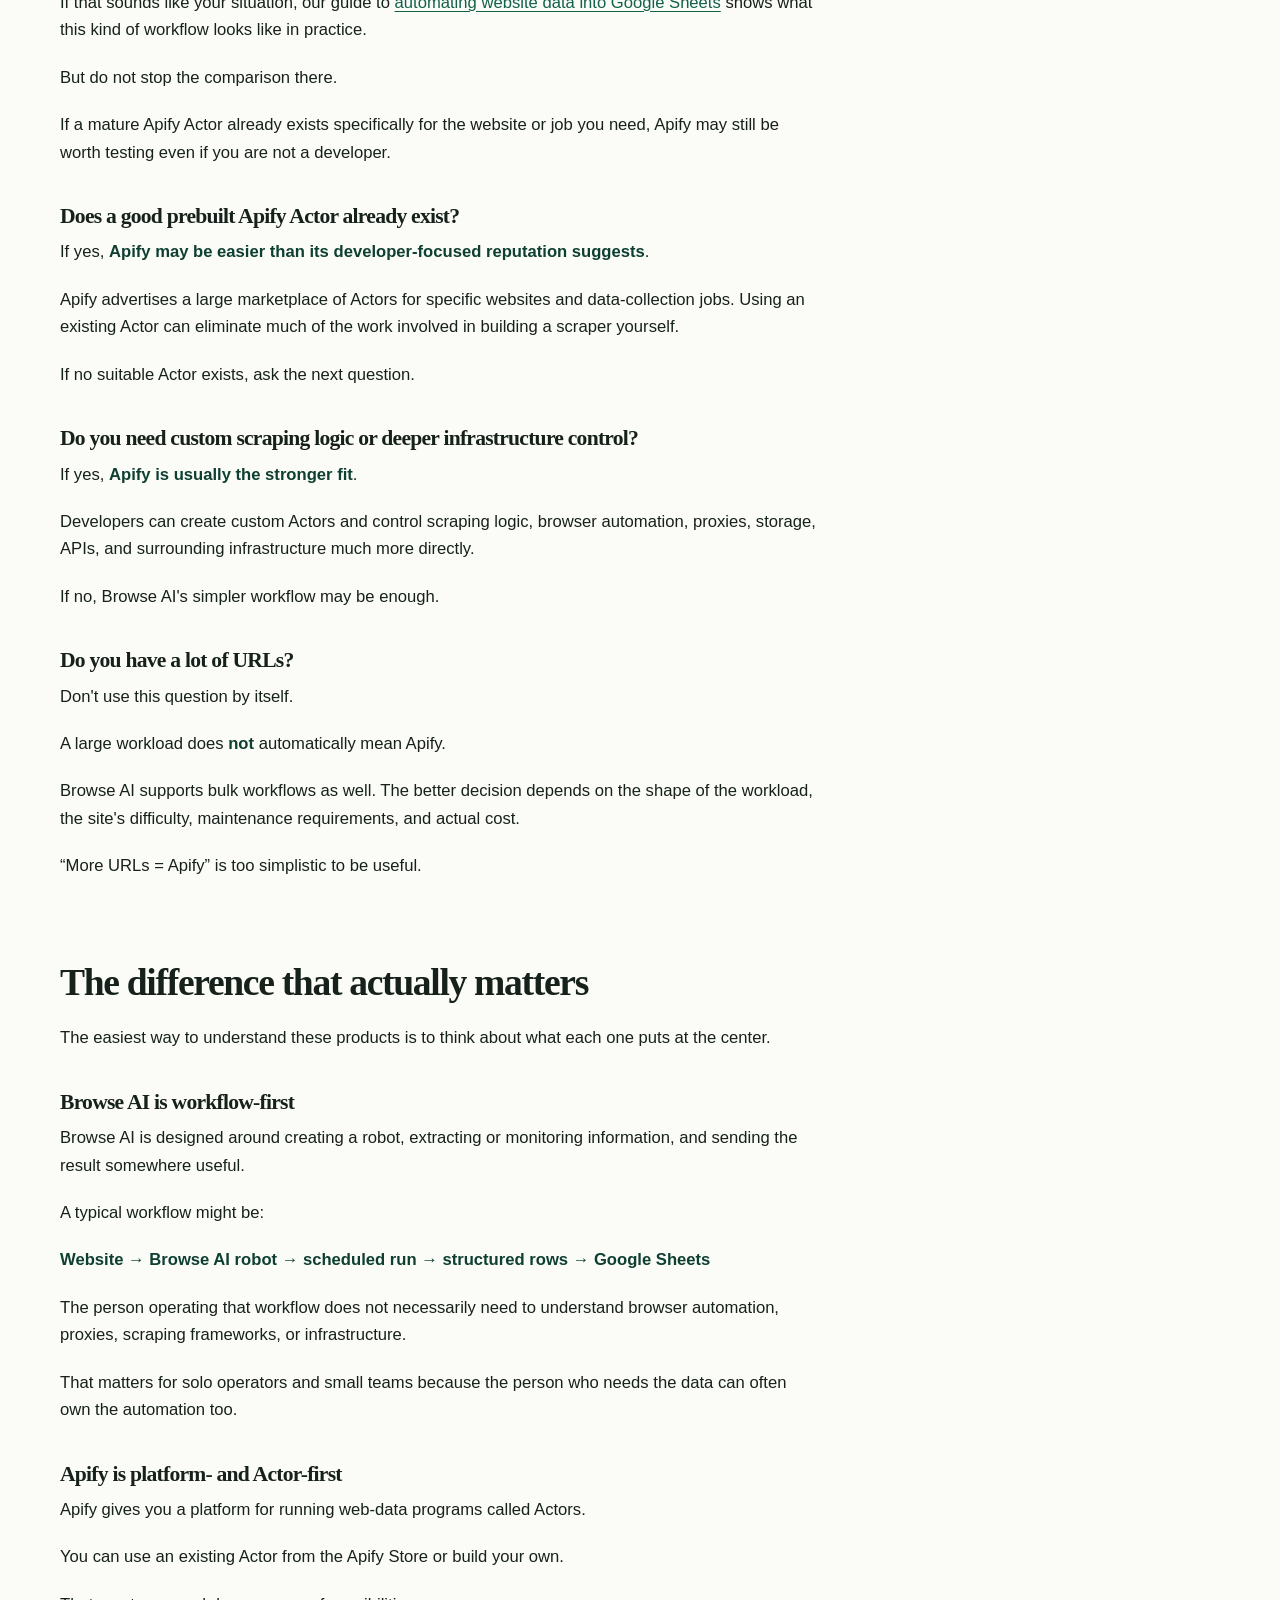
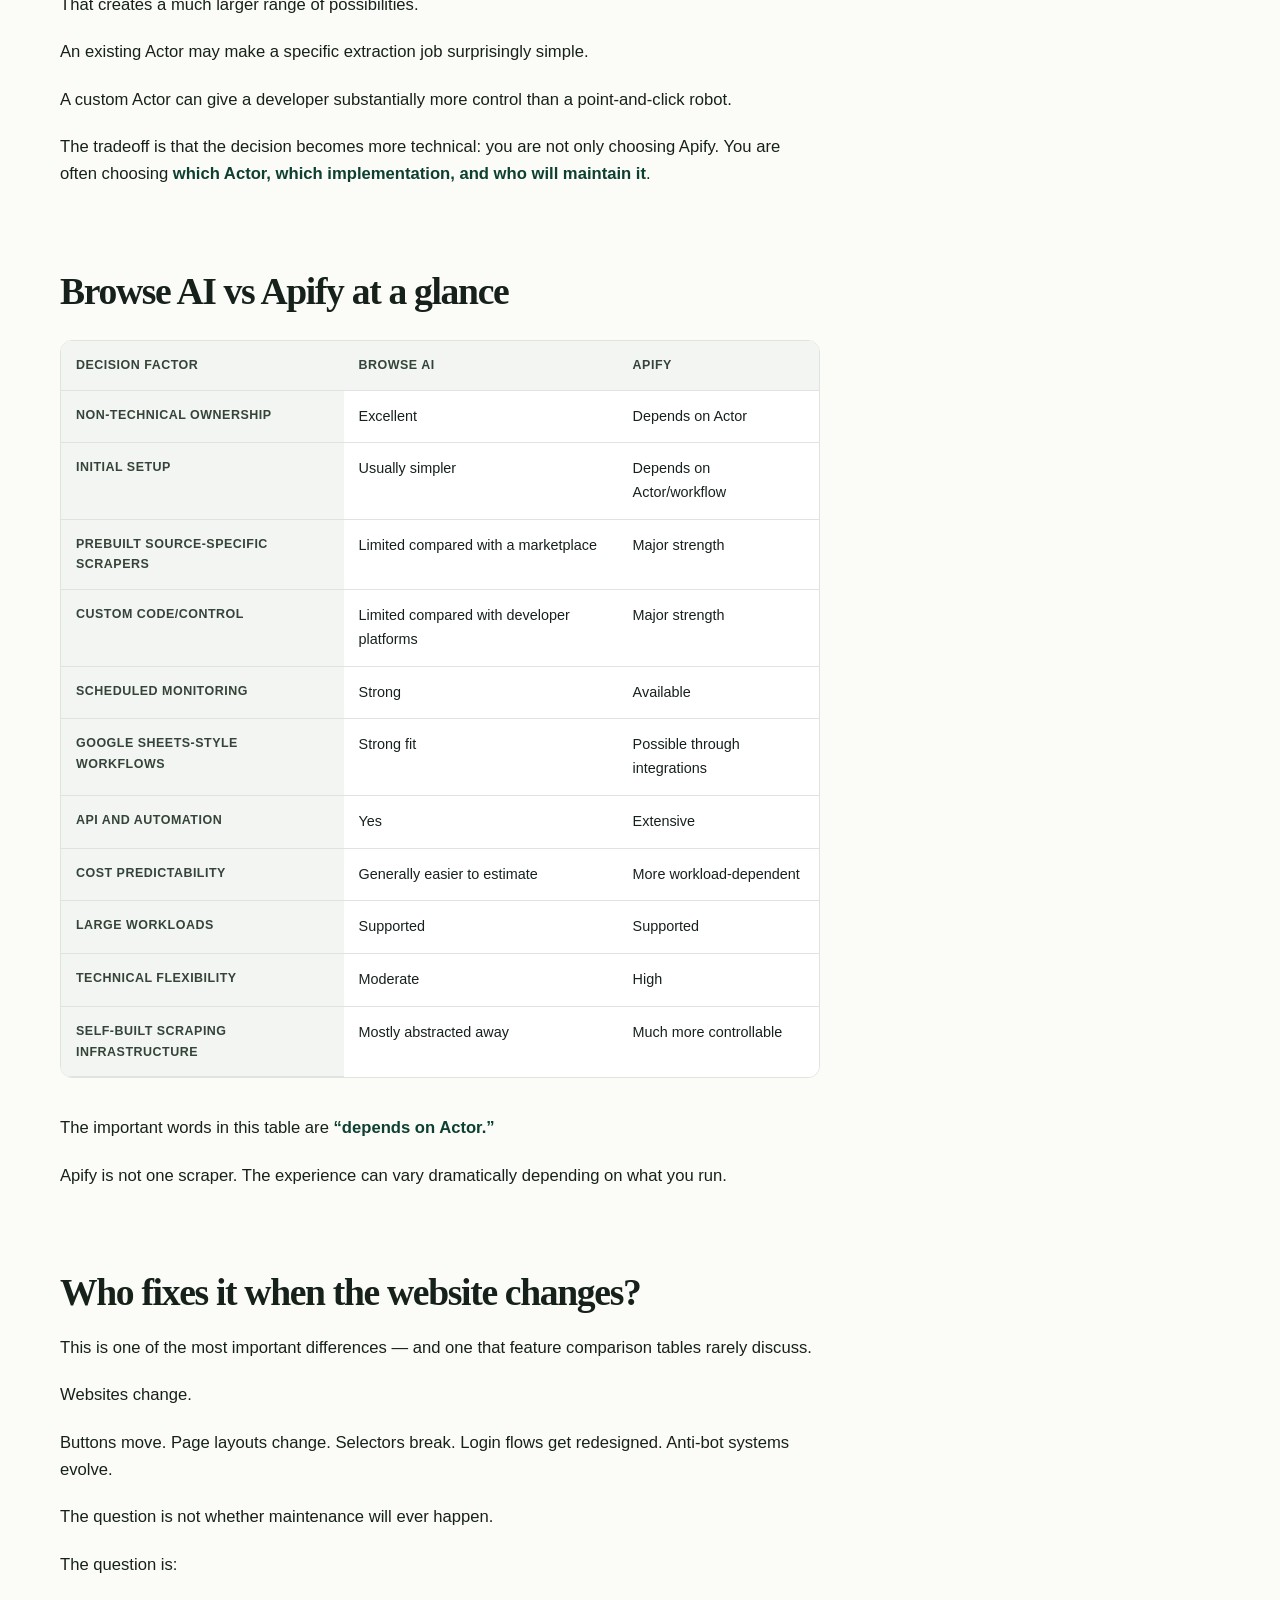
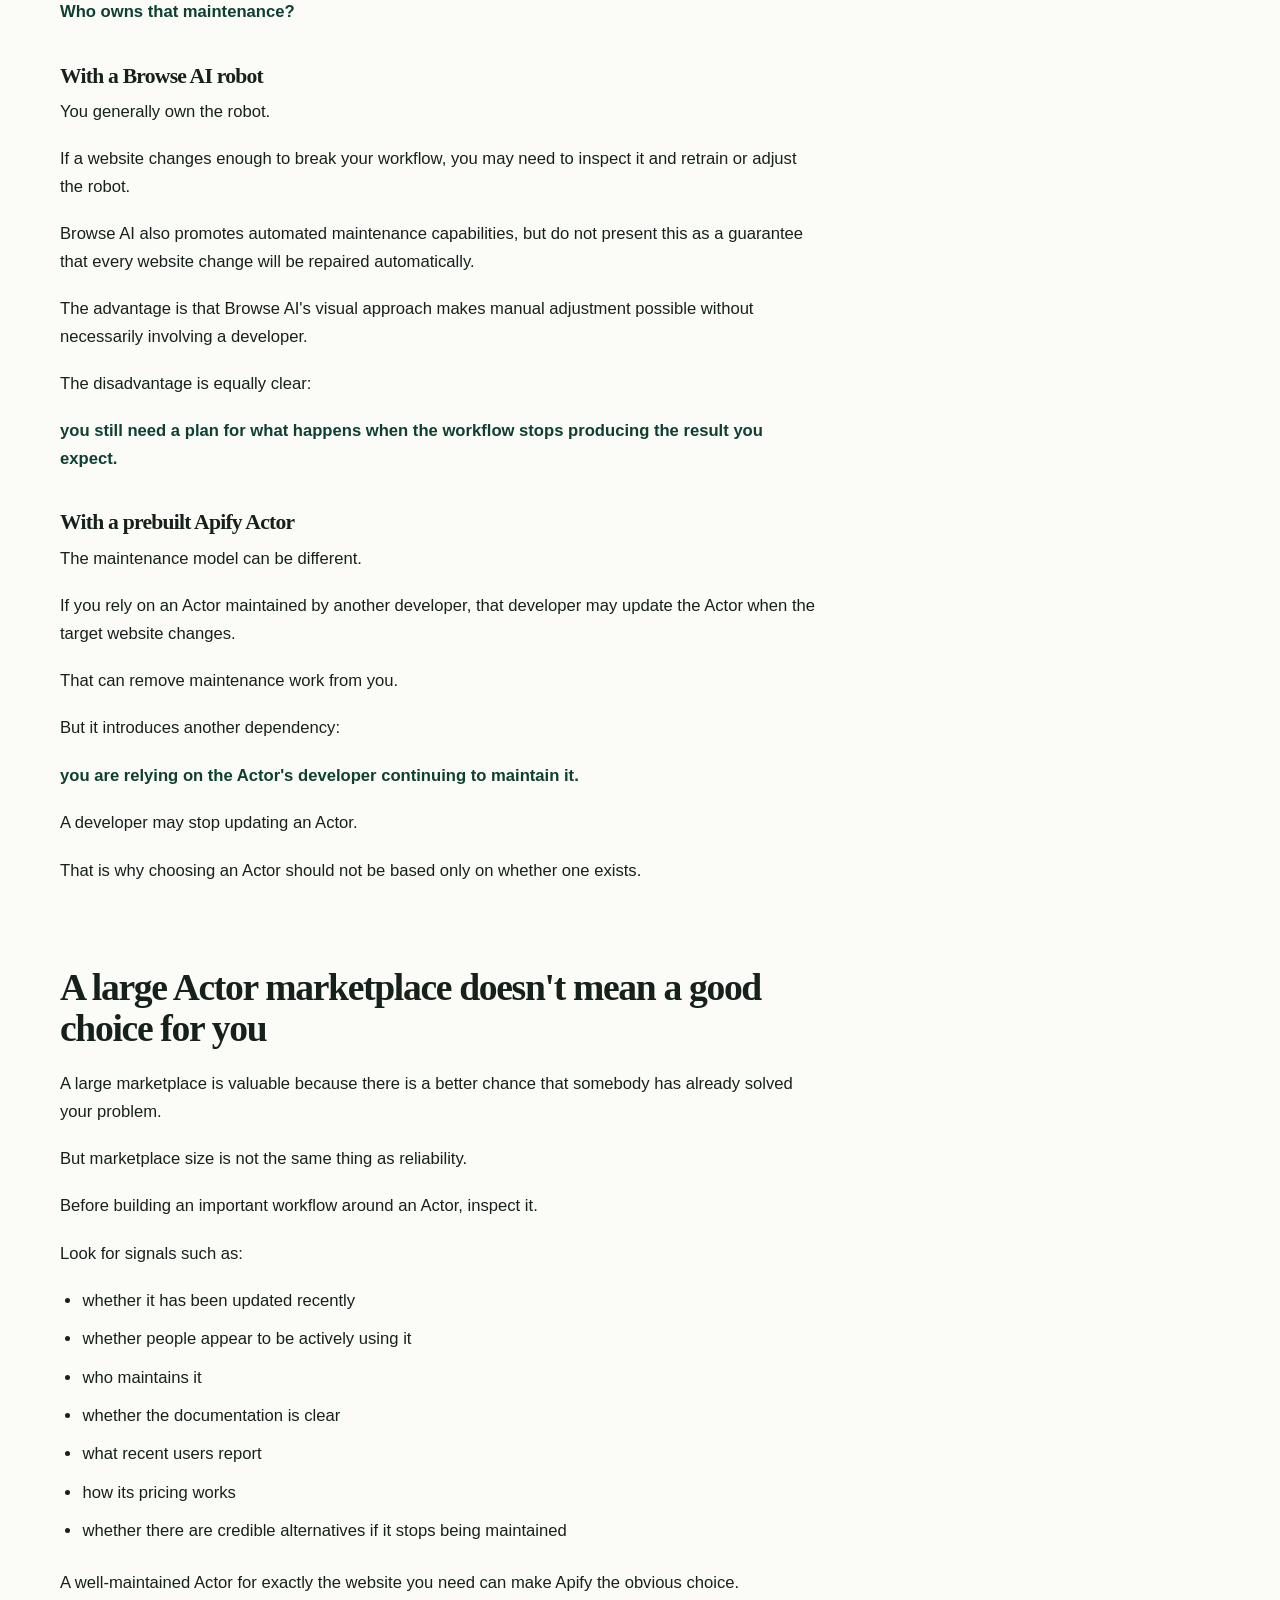
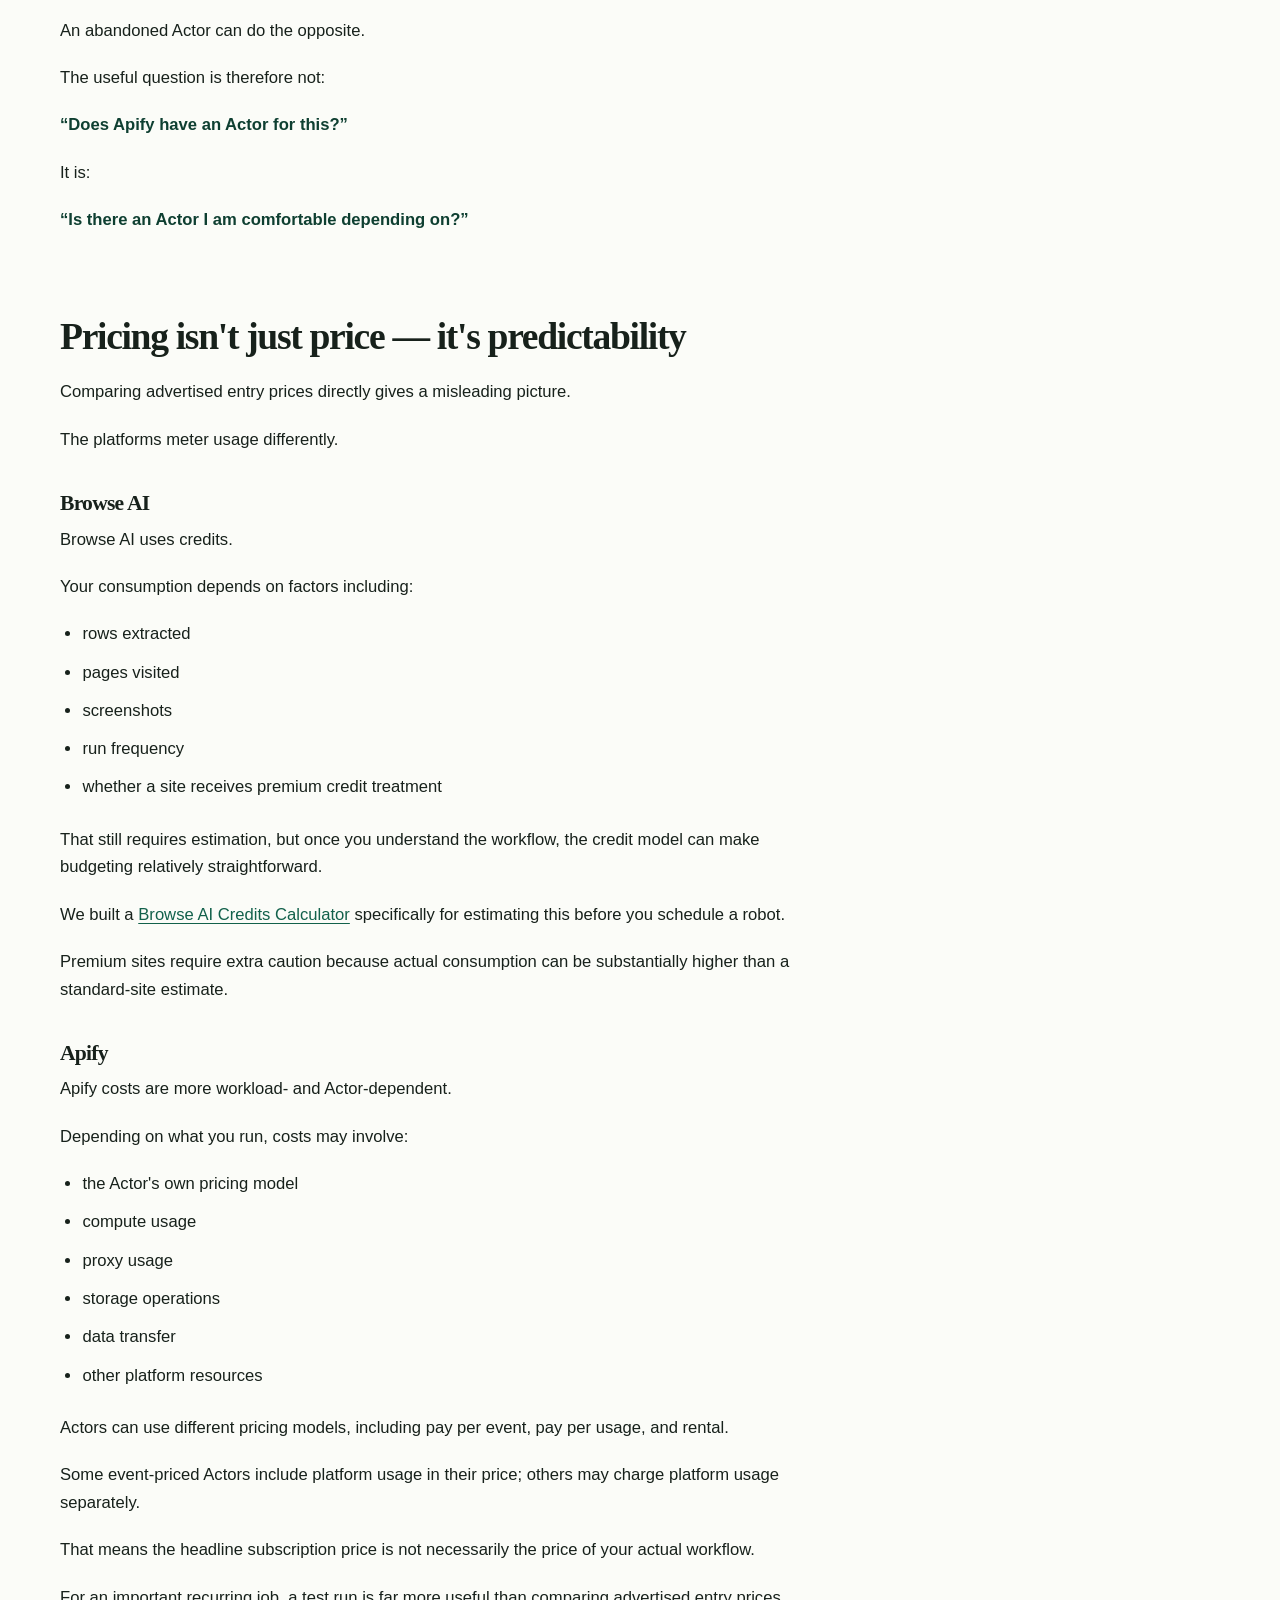
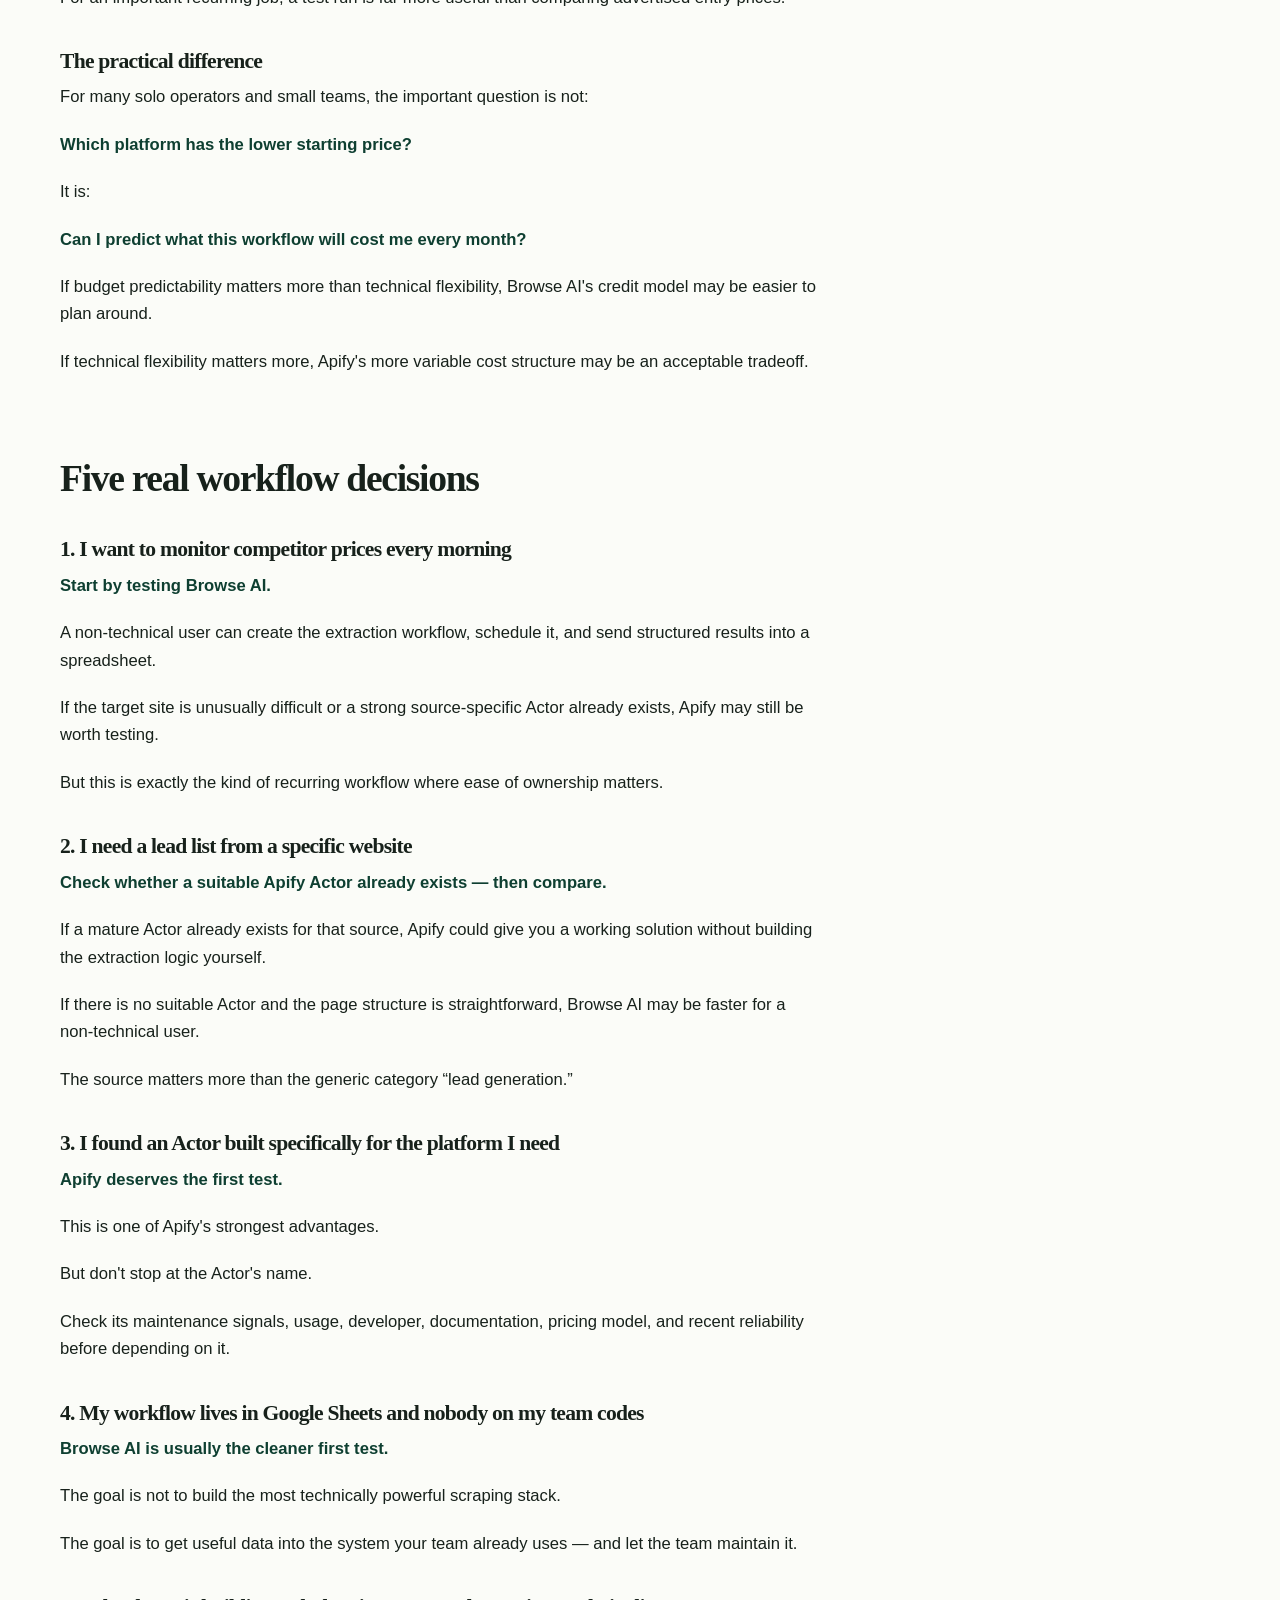
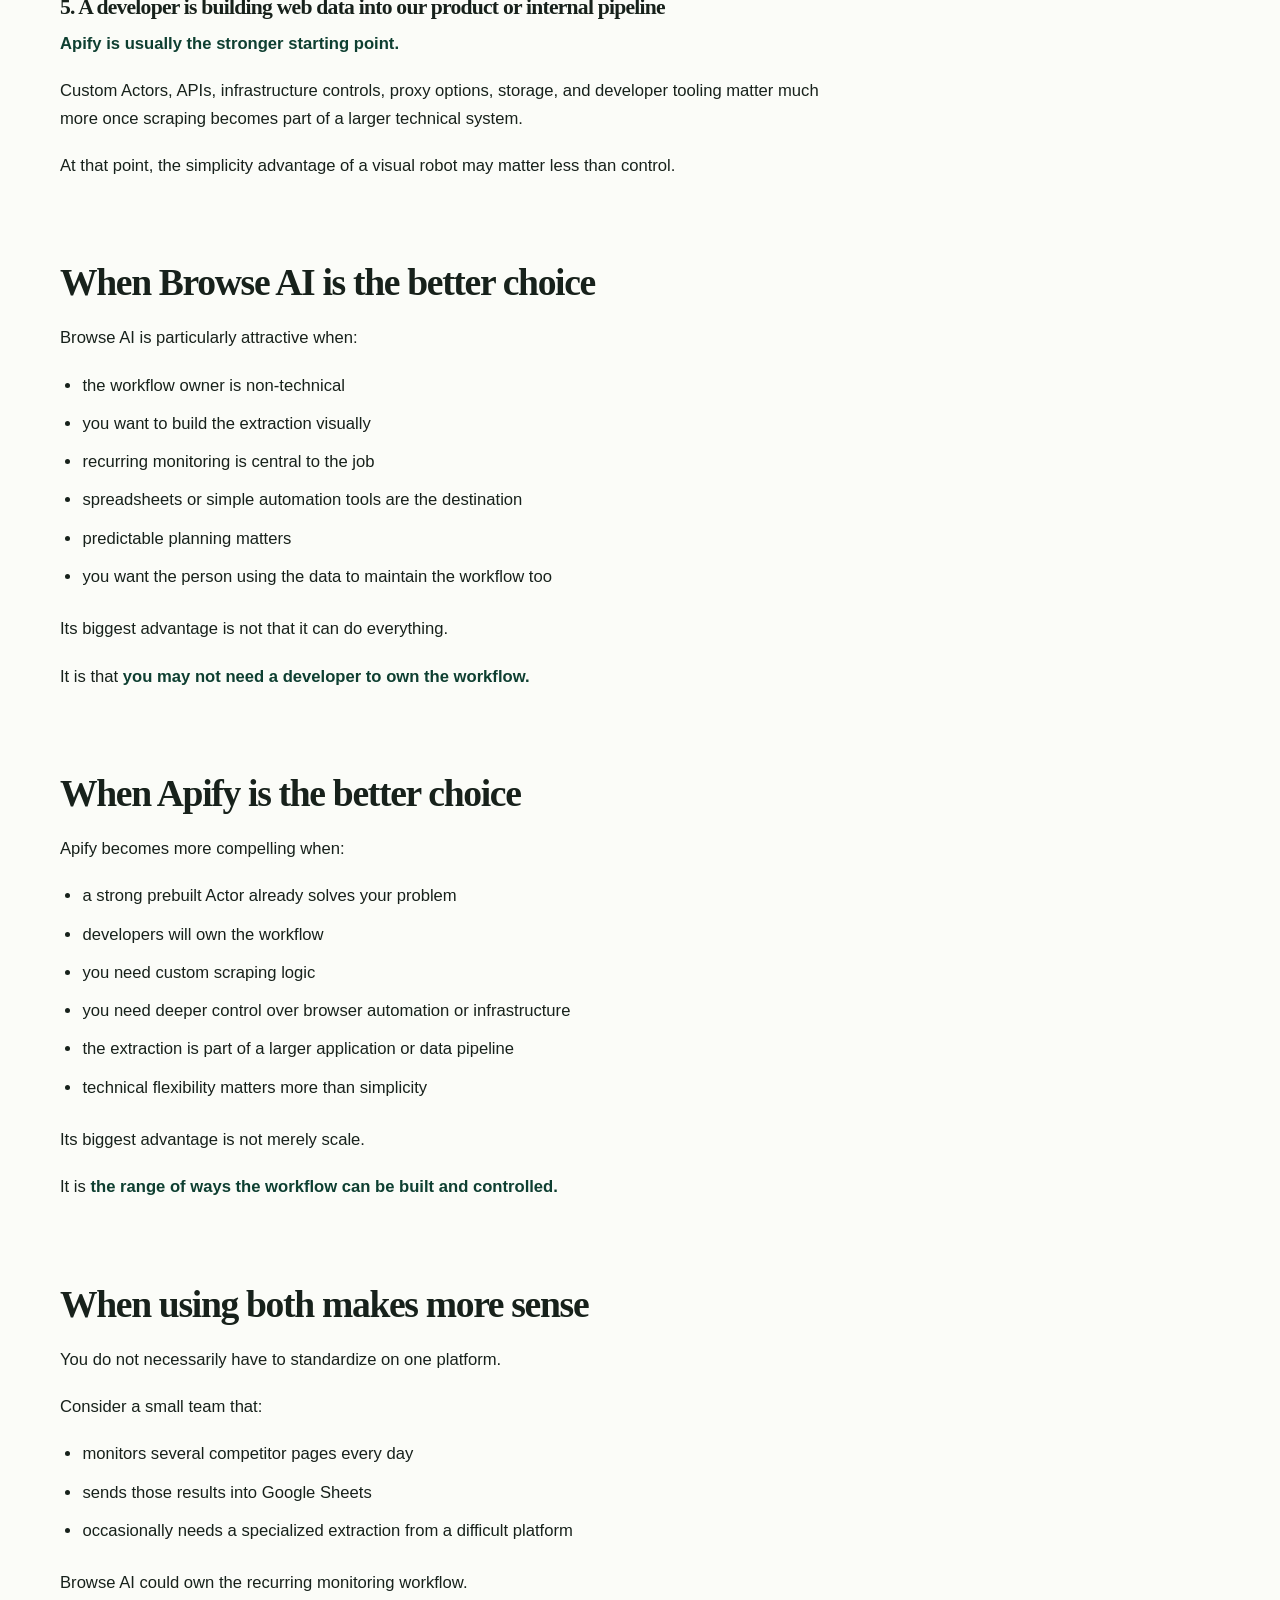
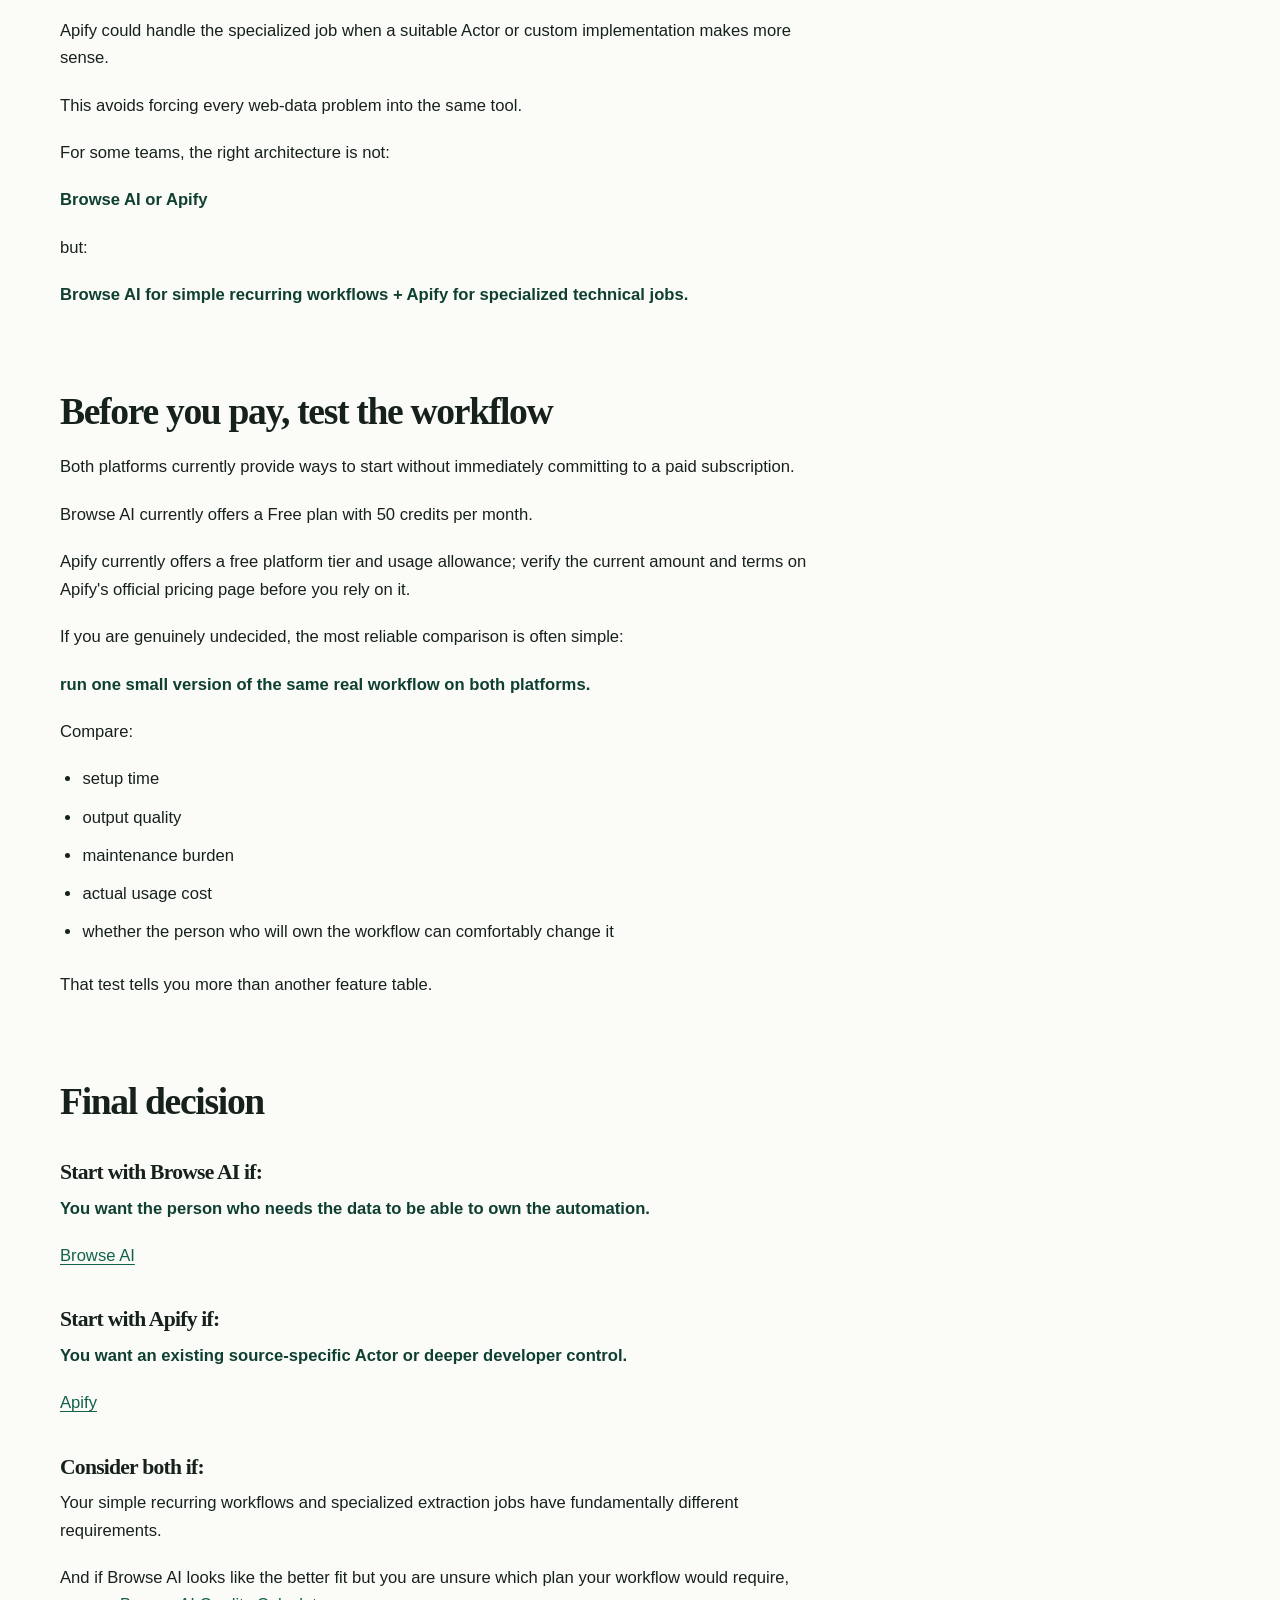
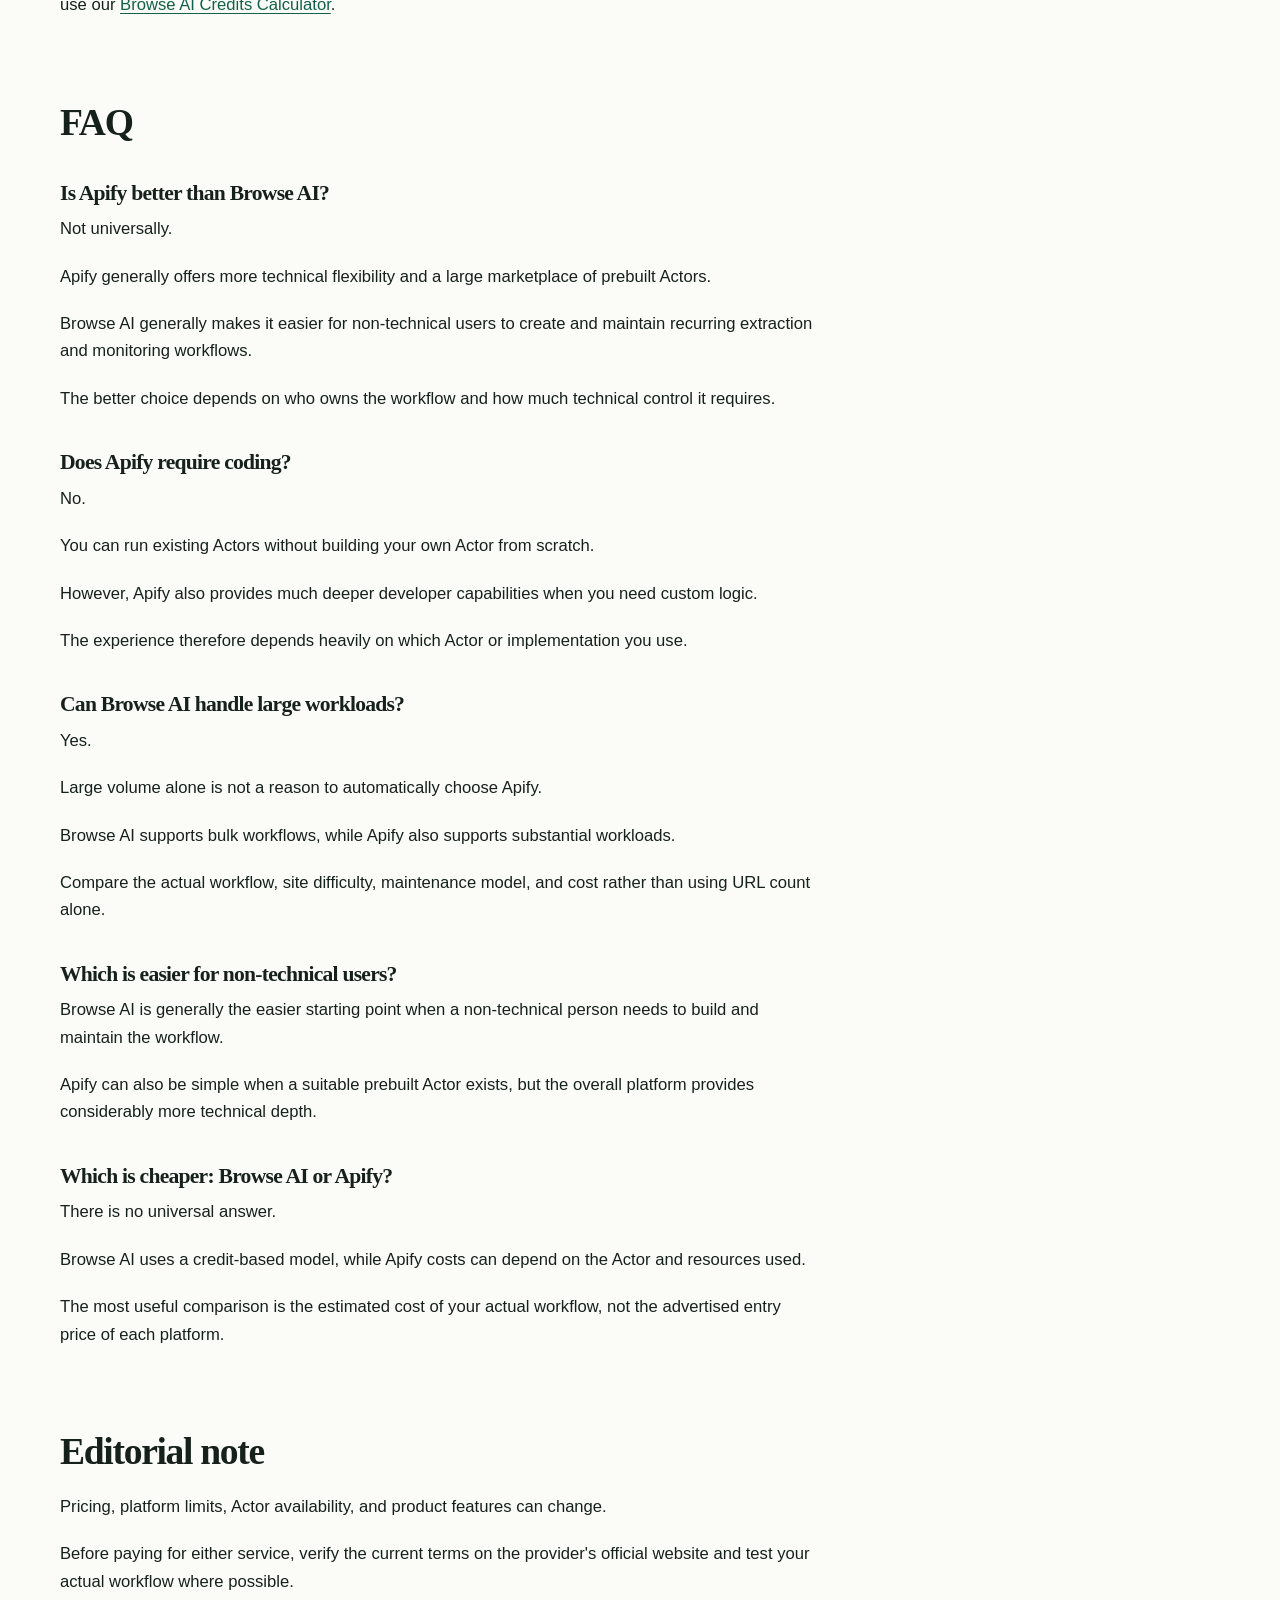
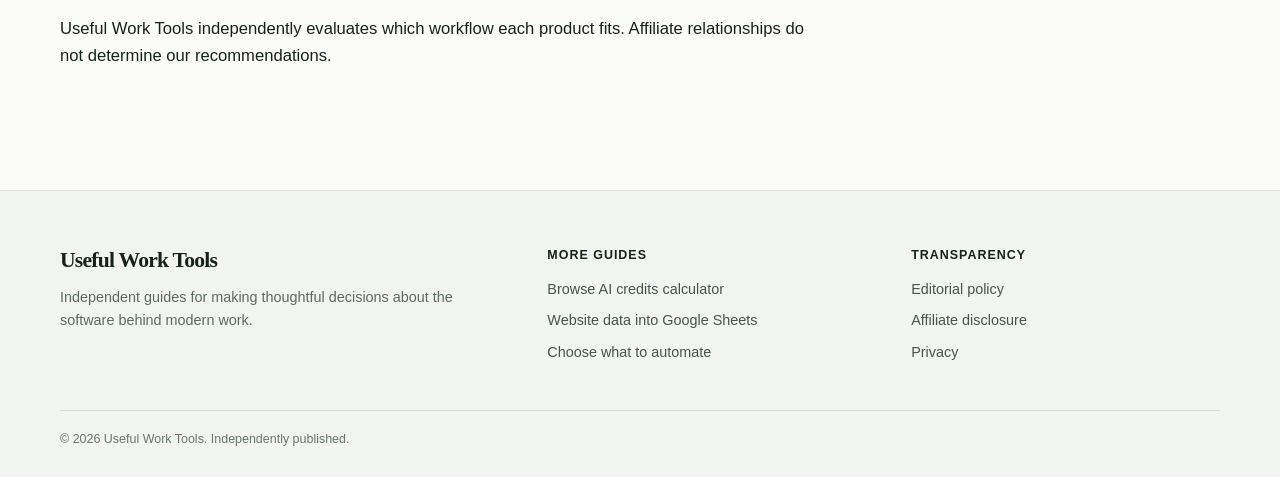
<file: browse-ai-vs-apify.html>
<!DOCTYPE html>
<html lang="en">
<head>
  <meta charset="utf-8">
  <meta name="viewport" content="width=device-width, initial-scale=1">
  <title>Browse AI vs Apify: Which Web Data Tool Should You Use?</title>
  <meta name="description" content="Browse AI or Apify? Compare setup, maintenance, pricing predictability, prebuilt scrapers, automation, and technical control to choose the right tool for your workflow.">
  <meta name="author" content="Useful Work Tools Editorial Desk">
  <meta property="article:published_time" content="2026-08-15">
  <meta property="article:modified_time" content="2026-08-15">
  <meta property="og:type" content="article">
  <meta property="og:site_name" content="Useful Work Tools">
  <meta property="og:title" content="Browse AI vs Apify: Which Web Data Tool Should You Use?">
  <meta property="og:description" content="Browse AI or Apify? Compare setup, maintenance, pricing predictability, prebuilt scrapers, automation, and technical control to choose the right tool for your workflow.">
  <meta property="og:url" content="https://usefulworktools.com/browse-ai-vs-apify.html">
  <meta name="twitter:card" content="summary_large_image">
  <link rel="canonical" href="https://usefulworktools.com/browse-ai-vs-apify.html">
  <link rel="icon" href="/assets/favicon.svg" type="image/svg+xml">
  <link rel="stylesheet" href="/assets/styles.css">
  <script type="application/ld+json">
  {
    "@context": "https://schema.org",
    "@type": "Article",
    "headline": "Browse AI vs Apify: Which Web Data Tool Fits Your Workflow?",
    "description": "Browse AI or Apify? Compare setup, maintenance, pricing predictability, prebuilt scrapers, automation, and technical control to choose the right tool for your workflow.",
    "datePublished": "2026-08-15",
    "dateModified": "2026-08-15",
    "author": {
      "@type": "Organization",
      "name": "Useful Work Tools Editorial Desk"
    },
    "publisher": {
      "@type": "Organization",
      "name": "Useful Work Tools"
    },
    "mainEntityOfPage": {
      "@type": "WebPage",
      "@id": "https://usefulworktools.com/browse-ai-vs-apify.html"
    }
  }
  </script>
  <script type="application/ld+json">
  {
    "@context": "https://schema.org",
    "@type": "FAQPage",
    "mainEntity": [
      {
        "@type": "Question",
        "name": "Is Apify better than Browse AI?",
        "acceptedAnswer": {
          "@type": "Answer",
          "text": "Not universally. Apify generally offers more technical flexibility and a large marketplace of prebuilt Actors. Browse AI generally makes it easier for non-technical users to create and maintain recurring extraction and monitoring workflows. The better choice depends on who owns the workflow and how much technical control it requires."
        }
      },
      {
        "@type": "Question",
        "name": "Does Apify require coding?",
        "acceptedAnswer": {
          "@type": "Answer",
          "text": "No. You can run existing Actors without building your own Actor from scratch. However, Apify also provides much deeper developer capabilities when you need custom logic. The experience therefore depends heavily on which Actor or implementation you use."
        }
      },
      {
        "@type": "Question",
        "name": "Can Browse AI handle large workloads?",
        "acceptedAnswer": {
          "@type": "Answer",
          "text": "Yes. Large volume alone is not a reason to automatically choose Apify. Browse AI supports bulk workflows, while Apify also supports substantial workloads. Compare the actual workflow, site difficulty, maintenance model, and cost rather than using URL count alone."
        }
      },
      {
        "@type": "Question",
        "name": "Which is easier for non-technical users?",
        "acceptedAnswer": {
          "@type": "Answer",
          "text": "Browse AI is generally the easier starting point when a non-technical person needs to build and maintain the workflow. Apify can also be simple when a suitable prebuilt Actor exists, but the overall platform provides considerably more technical depth."
        }
      },
      {
        "@type": "Question",
        "name": "Which is cheaper: Browse AI or Apify?",
        "acceptedAnswer": {
          "@type": "Answer",
          "text": "There is no universal answer. Browse AI uses a credit-based model, while Apify costs can depend on the Actor and resources used. The most useful comparison is the estimated cost of your actual workflow, not the advertised entry price of each platform."
        }
      }
    ]
  }
  </script>
  <!-- Google tag (gtag.js) -->
  <script async src="https://www.googletagmanager.com/gtag/js?id=G-71C3QTR85H"></script>
  <script>
    window.dataLayer = window.dataLayer || [];
    function gtag(){dataLayer.push(arguments);}
    gtag('js', new Date());
    gtag('config', 'G-71C3QTR85H');
  </script>
  <script src="/assets/analytics.js" defer></script>
</head>
<body>
  <a class="skip-link" href="#article">Skip to article</a>
  <header class="site-header"><div class="nav-shell"><a class="brand" href="/"><span class="brand-mark" aria-hidden="true">U</span>Useful Work Tools</a><nav class="site-nav" aria-label="Primary navigation"><a href="/#guides">Guides</a><a href="/about.html">About</a><a href="/editorial-policy.html">Editorial policy</a><a href="/contact.html">Contact</a></nav></div></header>
  <main>
    <header class="article-header container"><p class="kicker">Tool comparison</p><h1>Browse AI vs Apify: Which Web Data Tool Fits Your Workflow?</h1><p class="dek">Browse AI or Apify? Compare setup, maintenance, pricing predictability, prebuilt scrapers, automation, and technical control to choose the right tool for your workflow.</p><div class="byline"><span>By Useful Work Tools Editorial Desk</span><span>Published and reviewed August 15, 2026</span></div></header>
    <div class="container article-layout">
      <article class="article-body" id="article">
        <p>Browse AI and Apify can both turn websites into structured data and automated workflows.</p>
        <p>But choosing between them based only on feature lists, advertised entry prices, or the number of URLs you need to process misses the most important difference.</p>
        <p>The better question is:</p>
        <p><strong>Who needs to own, maintain, and change this workflow after you build it?</strong></p>
        <p>Browse AI is generally the better starting point when a non-technical person needs to build and maintain a recurring web-data workflow without managing scraping infrastructure.</p>
        <p>Apify becomes more attractive when a suitable prebuilt Actor already exists, a developer needs deeper control, or the workflow requires custom scraping logic and infrastructure.</p>
        <p>And volume alone does not decide the winner. Both platforms can handle substantial workloads.</p>
        <p>This guide focuses on the practical decision: which one better fits the way you actually work?</p>
        <div class="disclosure-note"><p><em>This article may contain affiliate links. We may earn a commission if you sign up through them, at no extra cost to you. Affiliate relationships do not determine our recommendations.</em></p></div>

        <h2 id="decision">The 30-second decision</h2>
        <p>Start here.</p>

        <h3>Can a non-technical person own this workflow?</h3>
        <p>If the person responsible for the workflow needs to create, adjust, and troubleshoot it without writing code, <strong>Browse AI is a strong first candidate</strong>.</p>
        <p>Its point-and-click approach is designed around teaching a robot what to extract or monitor.</p>
        <p>If that sounds like your situation, our guide to <a href="/website-data-to-google-sheets-no-code.html">automating website data into Google Sheets</a> shows what this kind of workflow looks like in practice.</p>
        <p>But do not stop the comparison there.</p>
        <p>If a mature Apify Actor already exists specifically for the website or job you need, Apify may still be worth testing even if you are not a developer.</p>

        <h3>Does a good prebuilt Apify Actor already exist?</h3>
        <p>If yes, <strong>Apify may be easier than its developer-focused reputation suggests</strong>.</p>
        <p>Apify advertises a large marketplace of Actors for specific websites and data-collection jobs. Using an existing Actor can eliminate much of the work involved in building a scraper yourself.</p>
        <p>If no suitable Actor exists, ask the next question.</p>

        <h3>Do you need custom scraping logic or deeper infrastructure control?</h3>
        <p>If yes, <strong>Apify is usually the stronger fit</strong>.</p>
        <p>Developers can create custom Actors and control scraping logic, browser automation, proxies, storage, APIs, and surrounding infrastructure much more directly.</p>
        <p>If no, Browse AI's simpler workflow may be enough.</p>

        <h3>Do you have a lot of URLs?</h3>
        <p>Don't use this question by itself.</p>
        <p>A large workload does <strong>not</strong> automatically mean Apify.</p>
        <p>Browse AI supports bulk workflows as well. The better decision depends on the shape of the workload, the site's difficulty, maintenance requirements, and actual cost.</p>
        <p>“More URLs = Apify” is too simplistic to be useful.</p>

        <h2 id="difference">The difference that actually matters</h2>
        <p>The easiest way to understand these products is to think about what each one puts at the center.</p>

        <h3>Browse AI is workflow-first</h3>
        <p>Browse AI is designed around creating a robot, extracting or monitoring information, and sending the result somewhere useful.</p>
        <p>A typical workflow might be:</p>
        <p><strong>Website → Browse AI robot → scheduled run → structured rows → Google Sheets</strong></p>
        <p>The person operating that workflow does not necessarily need to understand browser automation, proxies, scraping frameworks, or infrastructure.</p>
        <p>That matters for solo operators and small teams because the person who needs the data can often own the automation too.</p>

        <h3>Apify is platform- and Actor-first</h3>
        <p>Apify gives you a platform for running web-data programs called Actors.</p>
        <p>You can use an existing Actor from the Apify Store or build your own.</p>
        <p>That creates a much larger range of possibilities.</p>
        <p>An existing Actor may make a specific extraction job surprisingly simple.</p>
        <p>A custom Actor can give a developer substantially more control than a point-and-click robot.</p>
        <p>The tradeoff is that the decision becomes more technical: you are not only choosing Apify. You are often choosing <strong>which Actor, which implementation, and who will maintain it</strong>.</p>

        <h2 id="at-a-glance">Browse AI vs Apify at a glance</h2>
        <div class="table-wrap">
          <table>
            <thead>
              <tr><th scope="col">Decision factor</th><th scope="col">Browse AI</th><th scope="col">Apify</th></tr>
            </thead>
            <tbody>
              <tr><th scope="row">Non-technical ownership</th><td>Excellent</td><td>Depends on Actor</td></tr>
              <tr><th scope="row">Initial setup</th><td>Usually simpler</td><td>Depends on Actor/workflow</td></tr>
              <tr><th scope="row">Prebuilt source-specific scrapers</th><td>Limited compared with a marketplace</td><td>Major strength</td></tr>
              <tr><th scope="row">Custom code/control</th><td>Limited compared with developer platforms</td><td>Major strength</td></tr>
              <tr><th scope="row">Scheduled monitoring</th><td>Strong</td><td>Available</td></tr>
              <tr><th scope="row">Google Sheets-style workflows</th><td>Strong fit</td><td>Possible through integrations</td></tr>
              <tr><th scope="row">API and automation</th><td>Yes</td><td>Extensive</td></tr>
              <tr><th scope="row">Cost predictability</th><td>Generally easier to estimate</td><td>More workload-dependent</td></tr>
              <tr><th scope="row">Large workloads</th><td>Supported</td><td>Supported</td></tr>
              <tr><th scope="row">Technical flexibility</th><td>Moderate</td><td>High</td></tr>
              <tr><th scope="row">Self-built scraping infrastructure</th><td>Mostly abstracted away</td><td>Much more controllable</td></tr>
            </tbody>
          </table>
        </div>
        <p>The important words in this table are <strong>“depends on Actor.”</strong></p>
        <p>Apify is not one scraper. The experience can vary dramatically depending on what you run.</p>

        <h2 id="maintenance">Who fixes it when the website changes?</h2>
        <p>This is one of the most important differences — and one that feature comparison tables rarely discuss.</p>
        <p>Websites change.</p>
        <p>Buttons move. Page layouts change. Selectors break. Login flows get redesigned. Anti-bot systems evolve.</p>
        <p>The question is not whether maintenance will ever happen.</p>
        <p>The question is:</p>
        <p><strong>Who owns that maintenance?</strong></p>

        <h3>With a Browse AI robot</h3>
        <p>You generally own the robot.</p>
        <p>If a website changes enough to break your workflow, you may need to inspect it and retrain or adjust the robot.</p>
        <p>Browse AI also promotes automated maintenance capabilities, but do not present this as a guarantee that every website change will be repaired automatically.</p>
        <p>The advantage is that Browse AI's visual approach makes manual adjustment possible without necessarily involving a developer.</p>
        <p>The disadvantage is equally clear:</p>
        <p><strong>you still need a plan for what happens when the workflow stops producing the result you expect.</strong></p>

        <h3>With a prebuilt Apify Actor</h3>
        <p>The maintenance model can be different.</p>
        <p>If you rely on an Actor maintained by another developer, that developer may update the Actor when the target website changes.</p>
        <p>That can remove maintenance work from you.</p>
        <p>But it introduces another dependency:</p>
        <p><strong>you are relying on the Actor's developer continuing to maintain it.</strong></p>
        <p>A developer may stop updating an Actor.</p>
        <p>That is why choosing an Actor should not be based only on whether one exists.</p>

        <h2 id="actor-quality">A large Actor marketplace doesn't mean a good choice for you</h2>
        <p>A large marketplace is valuable because there is a better chance that somebody has already solved your problem.</p>
        <p>But marketplace size is not the same thing as reliability.</p>
        <p>Before building an important workflow around an Actor, inspect it.</p>
        <p>Look for signals such as:</p>
        <ul>
          <li>whether it has been updated recently</li>
          <li>whether people appear to be actively using it</li>
          <li>who maintains it</li>
          <li>whether the documentation is clear</li>
          <li>what recent users report</li>
          <li>how its pricing works</li>
          <li>whether there are credible alternatives if it stops being maintained</li>
        </ul>
        <p>A well-maintained Actor for exactly the website you need can make Apify the obvious choice.</p>
        <p>An abandoned Actor can do the opposite.</p>
        <p>The useful question is therefore not:</p>
        <p><strong>“Does Apify have an Actor for this?”</strong></p>
        <p>It is:</p>
        <p><strong>“Is there an Actor I am comfortable depending on?”</strong></p>

        <h2 id="pricing">Pricing isn't just price — it's predictability</h2>
        <p>Comparing advertised entry prices directly gives a misleading picture.</p>
        <p>The platforms meter usage differently.</p>

        <h3>Browse AI</h3>
        <p>Browse AI uses credits.</p>
        <p>Your consumption depends on factors including:</p>
        <ul>
          <li>rows extracted</li>
          <li>pages visited</li>
          <li>screenshots</li>
          <li>run frequency</li>
          <li>whether a site receives premium credit treatment</li>
        </ul>
        <p>That still requires estimation, but once you understand the workflow, the credit model can make budgeting relatively straightforward.</p>
        <p>We built a <a href="/browse-ai-credits-calculator.html">Browse AI Credits Calculator</a> specifically for estimating this before you schedule a robot.</p>
        <p>Premium sites require extra caution because actual consumption can be substantially higher than a standard-site estimate.</p>

        <h3>Apify</h3>
        <p>Apify costs are more workload- and Actor-dependent.</p>
        <p>Depending on what you run, costs may involve:</p>
        <ul>
          <li>the Actor's own pricing model</li>
          <li>compute usage</li>
          <li>proxy usage</li>
          <li>storage operations</li>
          <li>data transfer</li>
          <li>other platform resources</li>
        </ul>
        <p>Actors can use different pricing models, including pay per event, pay per usage, and rental.</p>
        <p>Some event-priced Actors include platform usage in their price; others may charge platform usage separately.</p>
        <p>That means the headline subscription price is not necessarily the price of your actual workflow.</p>
        <p>For an important recurring job, a test run is far more useful than comparing advertised entry prices.</p>

        <h3>The practical difference</h3>
        <p>For many solo operators and small teams, the important question is not:</p>
        <p><strong>Which platform has the lower starting price?</strong></p>
        <p>It is:</p>
        <p><strong>Can I predict what this workflow will cost me every month?</strong></p>
        <p>If budget predictability matters more than technical flexibility, Browse AI's credit model may be easier to plan around.</p>
        <p>If technical flexibility matters more, Apify's more variable cost structure may be an acceptable tradeoff.</p>

        <h2 id="workflows">Five real workflow decisions</h2>

        <h3>1. I want to monitor competitor prices every morning</h3>
        <p><strong>Start by testing Browse AI.</strong></p>
        <p>A non-technical user can create the extraction workflow, schedule it, and send structured results into a spreadsheet.</p>
        <p>If the target site is unusually difficult or a strong source-specific Actor already exists, Apify may still be worth testing.</p>
        <p>But this is exactly the kind of recurring workflow where ease of ownership matters.</p>

        <h3>2. I need a lead list from a specific website</h3>
        <p><strong>Check whether a suitable Apify Actor already exists — then compare.</strong></p>
        <p>If a mature Actor already exists for that source, Apify could give you a working solution without building the extraction logic yourself.</p>
        <p>If there is no suitable Actor and the page structure is straightforward, Browse AI may be faster for a non-technical user.</p>
        <p>The source matters more than the generic category “lead generation.”</p>

        <h3>3. I found an Actor built specifically for the platform I need</h3>
        <p><strong>Apify deserves the first test.</strong></p>
        <p>This is one of Apify's strongest advantages.</p>
        <p>But don't stop at the Actor's name.</p>
        <p>Check its maintenance signals, usage, developer, documentation, pricing model, and recent reliability before depending on it.</p>

        <h3>4. My workflow lives in Google Sheets and nobody on my team codes</h3>
        <p><strong>Browse AI is usually the cleaner first test.</strong></p>
        <p>The goal is not to build the most technically powerful scraping stack.</p>
        <p>The goal is to get useful data into the system your team already uses — and let the team maintain it.</p>

        <h3>5. A developer is building web data into our product or internal pipeline</h3>
        <p><strong>Apify is usually the stronger starting point.</strong></p>
        <p>Custom Actors, APIs, infrastructure controls, proxy options, storage, and developer tooling matter much more once scraping becomes part of a larger technical system.</p>
        <p>At that point, the simplicity advantage of a visual robot may matter less than control.</p>

        <h2 id="when-browse-ai">When Browse AI is the better choice</h2>
        <p>Browse AI is particularly attractive when:</p>
        <ul>
          <li>the workflow owner is non-technical</li>
          <li>you want to build the extraction visually</li>
          <li>recurring monitoring is central to the job</li>
          <li>spreadsheets or simple automation tools are the destination</li>
          <li>predictable planning matters</li>
          <li>you want the person using the data to maintain the workflow too</li>
        </ul>
        <p>Its biggest advantage is not that it can do everything.</p>
        <p>It is that <strong>you may not need a developer to own the workflow.</strong></p>

        <h2 id="when-apify">When Apify is the better choice</h2>
        <p>Apify becomes more compelling when:</p>
        <ul>
          <li>a strong prebuilt Actor already solves your problem</li>
          <li>developers will own the workflow</li>
          <li>you need custom scraping logic</li>
          <li>you need deeper control over browser automation or infrastructure</li>
          <li>the extraction is part of a larger application or data pipeline</li>
          <li>technical flexibility matters more than simplicity</li>
        </ul>
        <p>Its biggest advantage is not merely scale.</p>
        <p>It is <strong>the range of ways the workflow can be built and controlled.</strong></p>

        <h2 id="both">When using both makes more sense</h2>
        <p>You do not necessarily have to standardize on one platform.</p>
        <p>Consider a small team that:</p>
        <ul>
          <li>monitors several competitor pages every day</li>
          <li>sends those results into Google Sheets</li>
          <li>occasionally needs a specialized extraction from a difficult platform</li>
        </ul>
        <p>Browse AI could own the recurring monitoring workflow.</p>
        <p>Apify could handle the specialized job when a suitable Actor or custom implementation makes more sense.</p>
        <p>This avoids forcing every web-data problem into the same tool.</p>
        <p>For some teams, the right architecture is not:</p>
        <p><strong>Browse AI or Apify</strong></p>
        <p>but:</p>
        <p><strong>Browse AI for simple recurring workflows + Apify for specialized technical jobs.</strong></p>

        <h2 id="test-first">Before you pay, test the workflow</h2>
        <p>Both platforms currently provide ways to start without immediately committing to a paid subscription.</p>
        <p>Browse AI currently offers a Free plan with 50 credits per month.</p>
        <p>Apify currently offers a free platform tier and usage allowance; verify the current amount and terms on Apify's official pricing page before you rely on it.</p>
        <p>If you are genuinely undecided, the most reliable comparison is often simple:</p>
        <p><strong>run one small version of the same real workflow on both platforms.</strong></p>
        <p>Compare:</p>
        <ul>
          <li>setup time</li>
          <li>output quality</li>
          <li>maintenance burden</li>
          <li>actual usage cost</li>
          <li>whether the person who will own the workflow can comfortably change it</li>
        </ul>
        <p>That test tells you more than another feature table.</p>

        <h2 id="final-decision">Final decision</h2>

        <h3>Start with Browse AI if:</h3>
        <p><strong>You want the person who needs the data to be able to own the automation.</strong></p>
        <p><!-- AFFILIATE_SLOT:BROWSE_AI -->
<a href="https://www.browse.ai/" class="affiliate-slot" data-affiliate="browse-ai" rel="nofollow">Browse AI</a></p>

        <h3>Start with Apify if:</h3>
        <p><strong>You want an existing source-specific Actor or deeper developer control.</strong></p>
        <p><!-- AFFILIATE_SLOT:APIFY -->
<a href="https://apify.com/" class="affiliate-slot" data-affiliate="apify" rel="nofollow">Apify</a></p>

        <h3>Consider both if:</h3>
        <p>Your simple recurring workflows and specialized extraction jobs have fundamentally different requirements.</p>
        <p>And if Browse AI looks like the better fit but you are unsure which plan your workflow would require, use our <a href="/browse-ai-credits-calculator.html">Browse AI Credits Calculator</a>.</p>

        <h2 id="faq">FAQ</h2>
        <h3>Is Apify better than Browse AI?</h3>
        <p>Not universally.</p>
        <p>Apify generally offers more technical flexibility and a large marketplace of prebuilt Actors.</p>
        <p>Browse AI generally makes it easier for non-technical users to create and maintain recurring extraction and monitoring workflows.</p>
        <p>The better choice depends on who owns the workflow and how much technical control it requires.</p>
        <h3>Does Apify require coding?</h3>
        <p>No.</p>
        <p>You can run existing Actors without building your own Actor from scratch.</p>
        <p>However, Apify also provides much deeper developer capabilities when you need custom logic.</p>
        <p>The experience therefore depends heavily on which Actor or implementation you use.</p>
        <h3>Can Browse AI handle large workloads?</h3>
        <p>Yes.</p>
        <p>Large volume alone is not a reason to automatically choose Apify.</p>
        <p>Browse AI supports bulk workflows, while Apify also supports substantial workloads.</p>
        <p>Compare the actual workflow, site difficulty, maintenance model, and cost rather than using URL count alone.</p>
        <h3>Which is easier for non-technical users?</h3>
        <p>Browse AI is generally the easier starting point when a non-technical person needs to build and maintain the workflow.</p>
        <p>Apify can also be simple when a suitable prebuilt Actor exists, but the overall platform provides considerably more technical depth.</p>
        <h3>Which is cheaper: Browse AI or Apify?</h3>
        <p>There is no universal answer.</p>
        <p>Browse AI uses a credit-based model, while Apify costs can depend on the Actor and resources used.</p>
        <p>The most useful comparison is the estimated cost of your actual workflow, not the advertised entry price of each platform.</p>

        <h2 id="editorial-note">Editorial note</h2>
        <p>Pricing, platform limits, Actor availability, and product features can change.</p>
        <p>Before paying for either service, verify the current terms on the provider's official website and test your actual workflow where possible.</p>
        <p>Useful Work Tools independently evaluates which workflow each product fits. Affiliate relationships do not determine our recommendations.</p>
      </article>
      <aside class="article-aside"><strong>In this guide</strong><nav aria-label="Article sections"><a href="#decision">The 30-second decision</a><a href="#difference">The difference that matters</a><a href="#at-a-glance">At a glance</a><a href="#maintenance">Who fixes it</a><a href="#actor-quality">Actor quality</a><a href="#pricing">Pricing predictability</a><a href="#workflows">Five workflow decisions</a><a href="#when-browse-ai">When Browse AI wins</a><a href="#when-apify">When Apify wins</a><a href="#both">When to use both</a><a href="#test-first">Test before paying</a><a href="#final-decision">Final decision</a><a href="#faq">FAQ</a></nav><div class="aside-rule"></div><strong>Related guides</strong><a href="/browse-ai-credits-calculator.html">Browse AI credits calculator</a><a href="/website-data-to-google-sheets-no-code.html">Website data into Google Sheets</a><div class="aside-rule"></div><strong>Editorial links</strong><a href="/editorial-policy.html">Editorial policy</a><a href="/disclosure.html">Affiliate disclosure</a></aside>
    </div>
  </main>
  <footer class="site-footer"><div class="container footer-grid"><div><h2>Useful Work Tools</h2><p>Independent guides for making thoughtful decisions about the software behind modern work.</p></div><div><h3>More guides</h3><div class="footer-links"><a href="/browse-ai-credits-calculator.html">Browse AI credits calculator</a><a href="/website-data-to-google-sheets-no-code.html">Website data into Google Sheets</a><a href="/automation-readiness-guide.html">Choose what to automate</a></div></div><div><h3>Transparency</h3><div class="footer-links"><a href="/editorial-policy.html">Editorial policy</a><a href="/disclosure.html">Affiliate disclosure</a><a href="/privacy.html">Privacy</a></div></div></div><div class="container footer-bottom">© 2026 Useful Work Tools. Independently published.</div></footer>
</body>
</html>
</file>
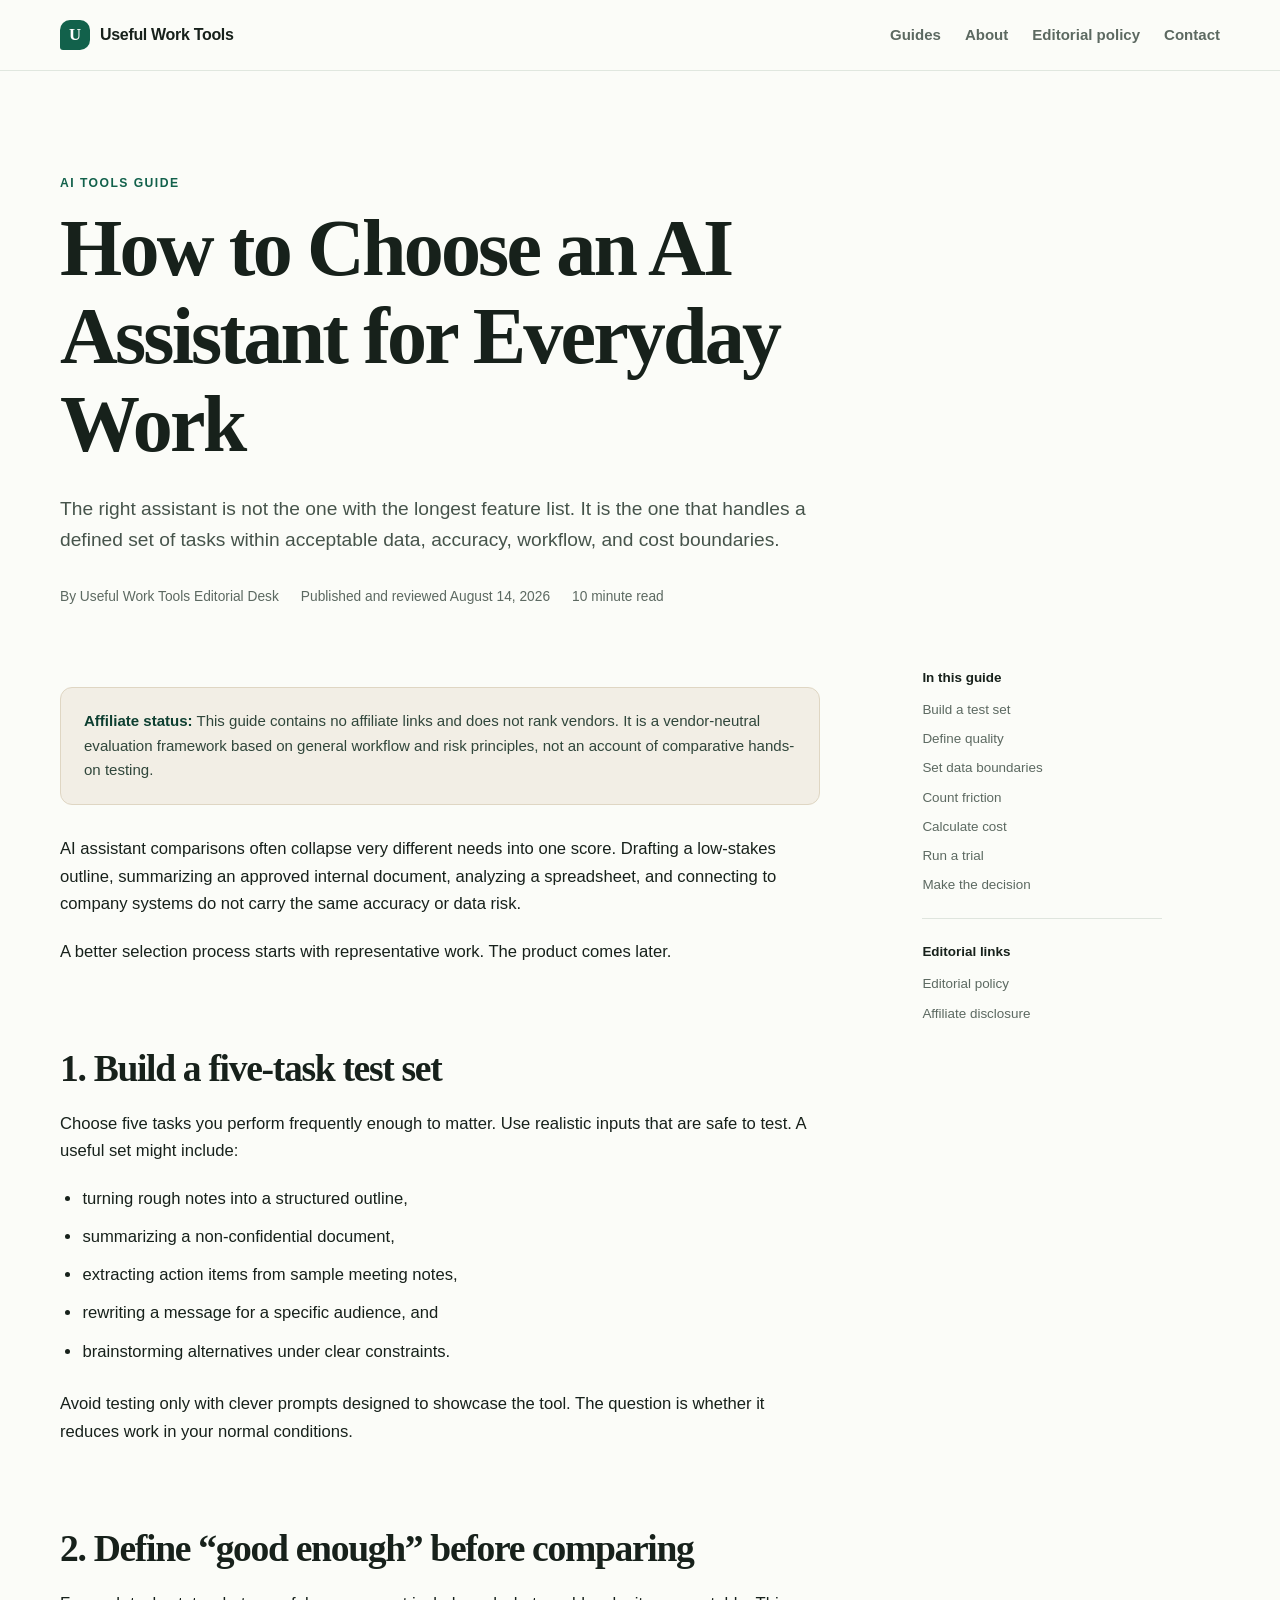
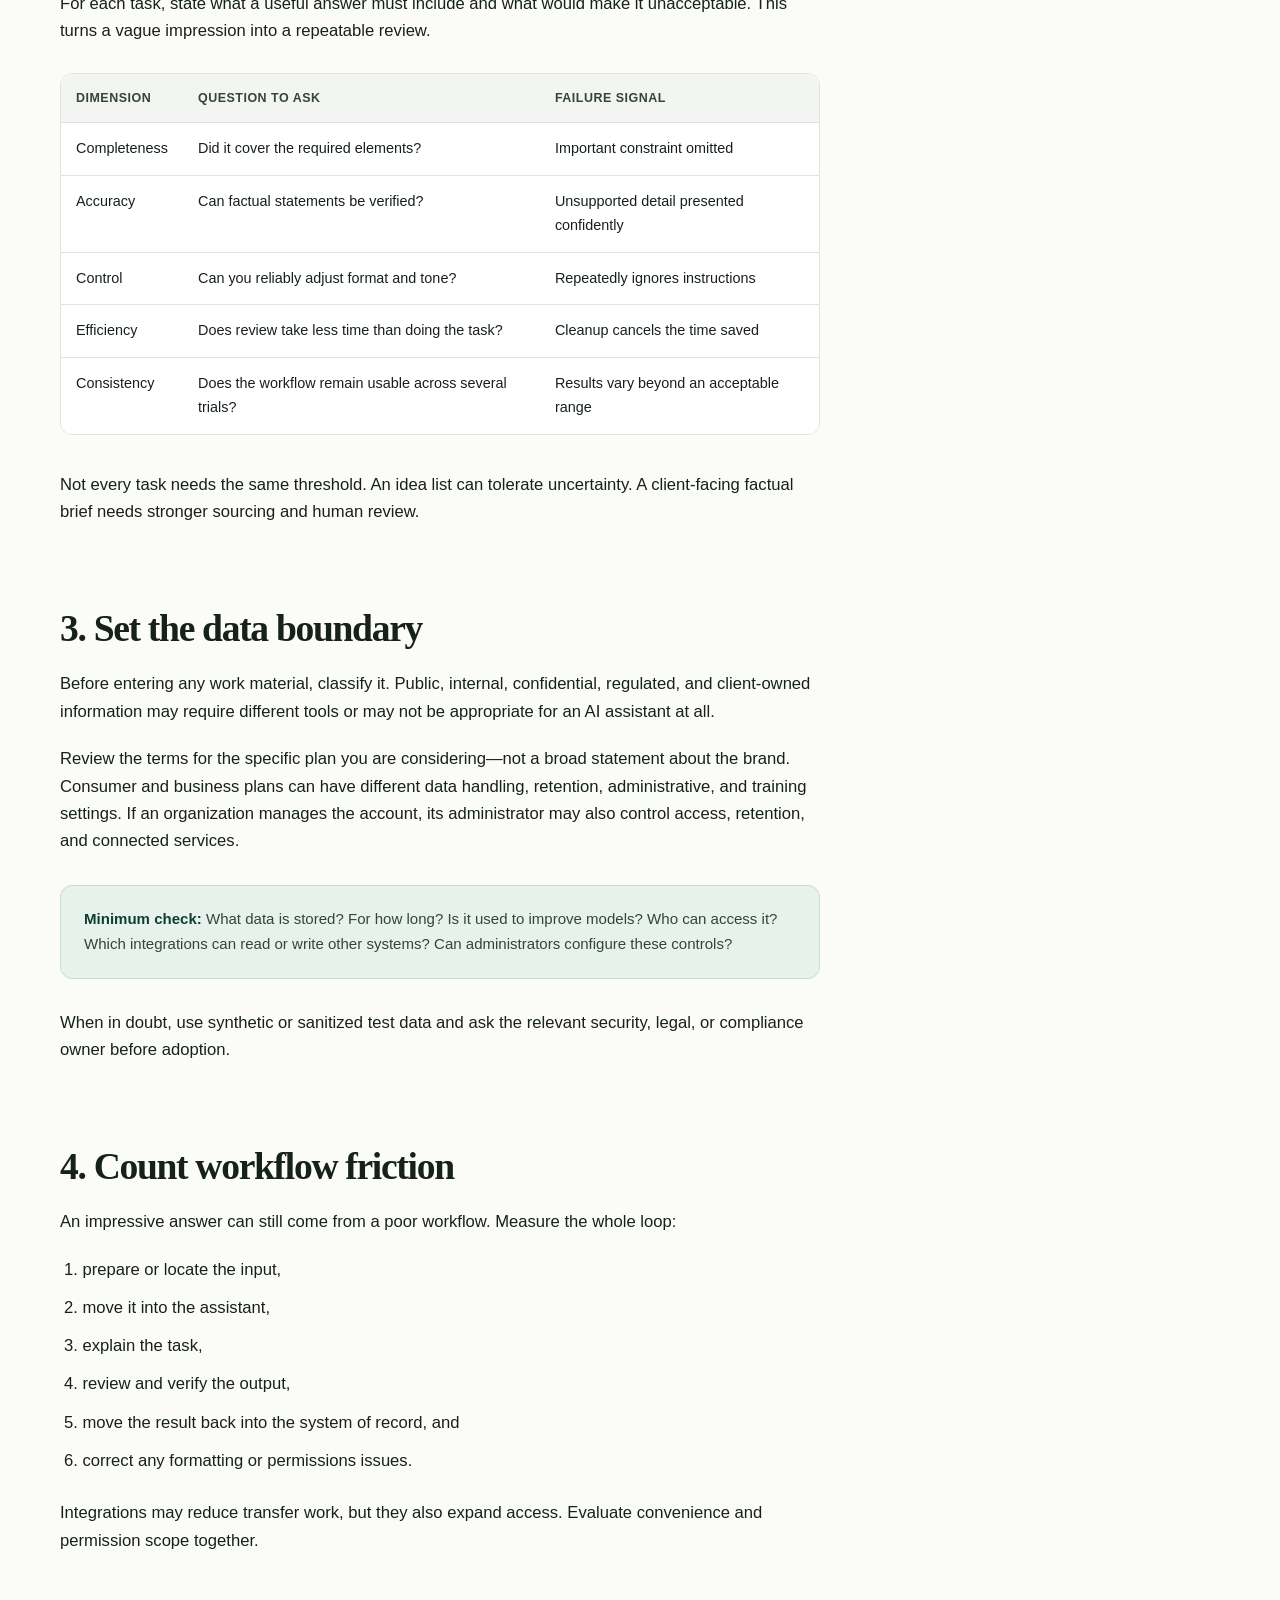
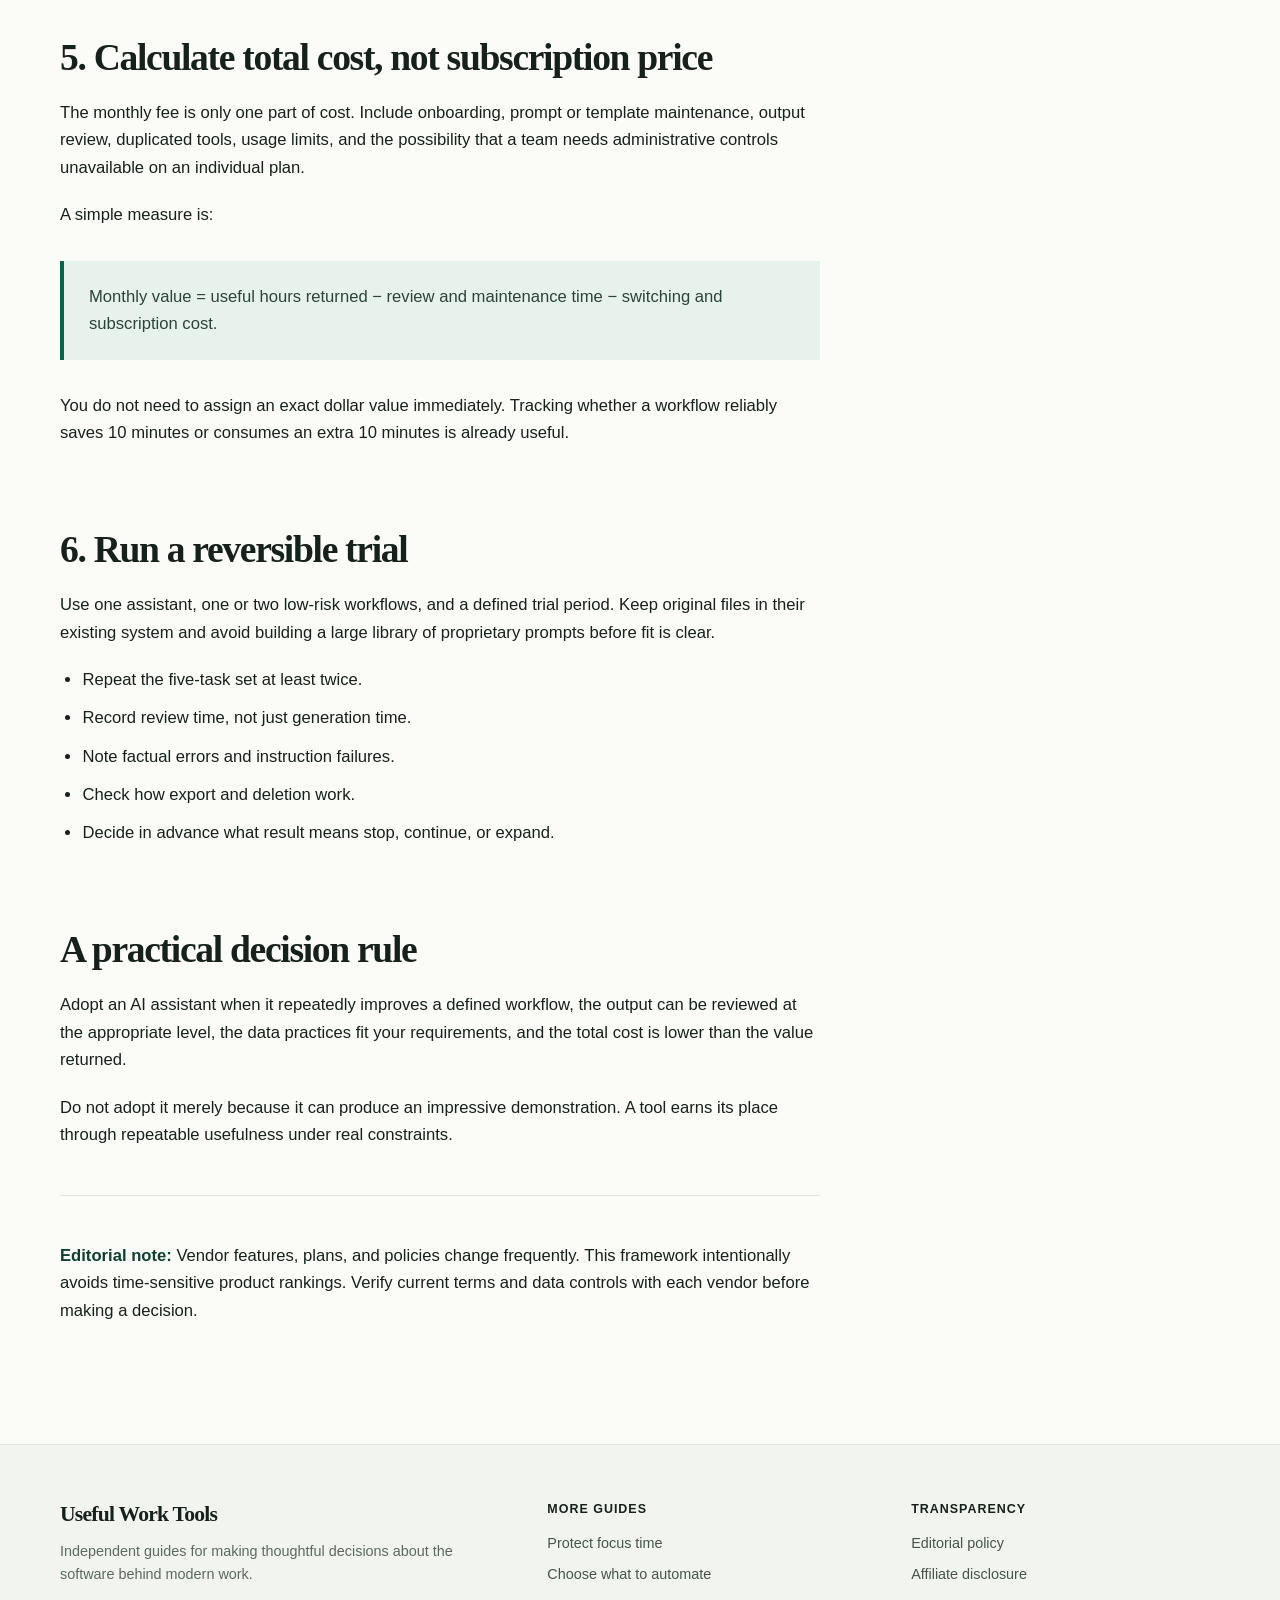
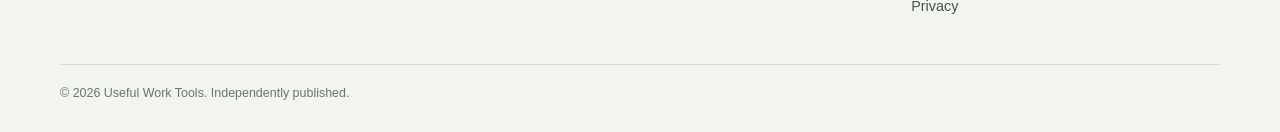
<file: choose-ai-work-assistant.html>
<!doctype html>
<html lang="en">
<head>
  <meta charset="utf-8"><meta name="viewport" content="width=device-width, initial-scale=1">
  <title>How to Choose an AI Assistant for Everyday Work | Useful Work Tools</title>
  <meta name="description" content="A practical framework for comparing AI assistants by task fit, data boundaries, verification needs, workflow friction, and total cost.">
  <meta name="author" content="Useful Work Tools Editorial Desk"><meta property="article:published_time" content="2026-08-14"><meta property="article:modified_time" content="2026-08-14">
  <meta property="og:type" content="article"><meta property="og:site_name" content="Useful Work Tools"><meta property="og:title" content="How to Choose an AI Assistant for Everyday Work"><meta property="og:description" content="A task-based evaluation framework for choosing an AI assistant without relying on hype or a universal ranking."><meta property="og:url" content="https://usefulworktools.com/choose-ai-work-assistant.html">
  <link rel="canonical" href="https://usefulworktools.com/choose-ai-work-assistant.html"><link rel="icon" href="/assets/favicon.svg" type="image/svg+xml"><link rel="stylesheet" href="/assets/styles.css">
  <!-- Google tag (gtag.js) -->
  <script async src="https://www.googletagmanager.com/gtag/js?id=G-71C3QTR85H"></script>
  <script>
    window.dataLayer = window.dataLayer || [];
    function gtag(){dataLayer.push(arguments);}
    gtag('js', new Date());
    gtag('config', 'G-71C3QTR85H');
  </script>
  <script src="/assets/analytics.js" defer></script>
</head>
<body>
  <a class="skip-link" href="#article">Skip to article</a>
  <header class="site-header"><div class="nav-shell"><a class="brand" href="/"><span class="brand-mark" aria-hidden="true">U</span>Useful Work Tools</a><nav class="site-nav" aria-label="Primary navigation"><a href="/#guides">Guides</a><a href="/about.html">About</a><a href="/editorial-policy.html">Editorial policy</a><a href="/contact.html">Contact</a></nav></div></header>
  <main>
    <header class="article-header container"><p class="kicker">AI tools guide</p><h1>How to Choose an AI Assistant for Everyday Work</h1><p class="dek">The right assistant is not the one with the longest feature list. It is the one that handles a defined set of tasks within acceptable data, accuracy, workflow, and cost boundaries.</p><div class="byline"><span>By Useful Work Tools Editorial Desk</span><span>Published and reviewed August 14, 2026</span><span>10 minute read</span></div></header>
    <div class="container article-layout">
      <article class="article-body" id="article">
        <div class="disclosure-note"><p><strong>Affiliate status:</strong> This guide contains no affiliate links and does not rank vendors. It is a vendor-neutral evaluation framework based on general workflow and risk principles, not an account of comparative hands-on testing.</p></div>
        <p>AI assistant comparisons often collapse very different needs into one score. Drafting a low-stakes outline, summarizing an approved internal document, analyzing a spreadsheet, and connecting to company systems do not carry the same accuracy or data risk.</p>
        <p>A better selection process starts with representative work. The product comes later.</p>

        <h2 id="tasks">1. Build a five-task test set</h2>
        <p>Choose five tasks you perform frequently enough to matter. Use realistic inputs that are safe to test. A useful set might include:</p>
        <ul><li>turning rough notes into a structured outline,</li><li>summarizing a non-confidential document,</li><li>extracting action items from sample meeting notes,</li><li>rewriting a message for a specific audience, and</li><li>brainstorming alternatives under clear constraints.</li></ul>
        <p>Avoid testing only with clever prompts designed to showcase the tool. The question is whether it reduces work in your normal conditions.</p>

        <h2 id="quality">2. Define “good enough” before comparing</h2>
        <p>For each task, state what a useful answer must include and what would make it unacceptable. This turns a vague impression into a repeatable review.</p>
        <div class="table-wrap"><table><thead><tr><th>Dimension</th><th>Question to ask</th><th>Failure signal</th></tr></thead><tbody>
          <tr><td>Completeness</td><td>Did it cover the required elements?</td><td>Important constraint omitted</td></tr>
          <tr><td>Accuracy</td><td>Can factual statements be verified?</td><td>Unsupported detail presented confidently</td></tr>
          <tr><td>Control</td><td>Can you reliably adjust format and tone?</td><td>Repeatedly ignores instructions</td></tr>
          <tr><td>Efficiency</td><td>Does review take less time than doing the task?</td><td>Cleanup cancels the time saved</td></tr>
          <tr><td>Consistency</td><td>Does the workflow remain usable across several trials?</td><td>Results vary beyond an acceptable range</td></tr>
        </tbody></table></div>
        <p>Not every task needs the same threshold. An idea list can tolerate uncertainty. A client-facing factual brief needs stronger sourcing and human review.</p>

        <h2 id="data">3. Set the data boundary</h2>
        <p>Before entering any work material, classify it. Public, internal, confidential, regulated, and client-owned information may require different tools or may not be appropriate for an AI assistant at all.</p>
        <p>Review the terms for the specific plan you are considering—not a broad statement about the brand. Consumer and business plans can have different data handling, retention, administrative, and training settings. If an organization manages the account, its administrator may also control access, retention, and connected services.</p>
        <div class="note"><p><strong>Minimum check:</strong> What data is stored? For how long? Is it used to improve models? Who can access it? Which integrations can read or write other systems? Can administrators configure these controls?</p></div>
        <p>When in doubt, use synthetic or sanitized test data and ask the relevant security, legal, or compliance owner before adoption.</p>

        <h2 id="friction">4. Count workflow friction</h2>
        <p>An impressive answer can still come from a poor workflow. Measure the whole loop:</p>
        <ol><li>prepare or locate the input,</li><li>move it into the assistant,</li><li>explain the task,</li><li>review and verify the output,</li><li>move the result back into the system of record, and</li><li>correct any formatting or permissions issues.</li></ol>
        <p>Integrations may reduce transfer work, but they also expand access. Evaluate convenience and permission scope together.</p>

        <h2 id="cost">5. Calculate total cost, not subscription price</h2>
        <p>The monthly fee is only one part of cost. Include onboarding, prompt or template maintenance, output review, duplicated tools, usage limits, and the possibility that a team needs administrative controls unavailable on an individual plan.</p>
        <p>A simple measure is:</p>
        <blockquote>Monthly value = useful hours returned − review and maintenance time − switching and subscription cost.</blockquote>
        <p>You do not need to assign an exact dollar value immediately. Tracking whether a workflow reliably saves 10 minutes or consumes an extra 10 minutes is already useful.</p>

        <h2 id="trial">6. Run a reversible trial</h2>
        <p>Use one assistant, one or two low-risk workflows, and a defined trial period. Keep original files in their existing system and avoid building a large library of proprietary prompts before fit is clear.</p>
        <ul><li>Repeat the five-task set at least twice.</li><li>Record review time, not just generation time.</li><li>Note factual errors and instruction failures.</li><li>Check how export and deletion work.</li><li>Decide in advance what result means stop, continue, or expand.</li></ul>

        <h2 id="decision">A practical decision rule</h2>
        <p>Adopt an AI assistant when it repeatedly improves a defined workflow, the output can be reviewed at the appropriate level, the data practices fit your requirements, and the total cost is lower than the value returned.</p>
        <p>Do not adopt it merely because it can produce an impressive demonstration. A tool earns its place through repeatable usefulness under real constraints.</p>
        <hr>
        <p><strong>Editorial note:</strong> Vendor features, plans, and policies change frequently. This framework intentionally avoids time-sensitive product rankings. Verify current terms and data controls with each vendor before making a decision.</p>
      </article>
      <aside class="article-aside"><strong>In this guide</strong><nav aria-label="Article sections"><a href="#tasks">Build a test set</a><a href="#quality">Define quality</a><a href="#data">Set data boundaries</a><a href="#friction">Count friction</a><a href="#cost">Calculate cost</a><a href="#trial">Run a trial</a><a href="#decision">Make the decision</a></nav><div class="aside-rule"></div><strong>Editorial links</strong><a href="/editorial-policy.html">Editorial policy</a><a href="/disclosure.html">Affiliate disclosure</a></aside>
    </div>
  </main>
  <footer class="site-footer"><div class="container footer-grid"><div><h2>Useful Work Tools</h2><p>Independent guides for making thoughtful decisions about the software behind modern work.</p></div><div><h3>More guides</h3><div class="footer-links"><a href="/protect-focus-time.html">Protect focus time</a><a href="/automation-readiness-guide.html">Choose what to automate</a></div></div><div><h3>Transparency</h3><div class="footer-links"><a href="/editorial-policy.html">Editorial policy</a><a href="/disclosure.html">Affiliate disclosure</a><a href="/privacy.html">Privacy</a></div></div></div><div class="container footer-bottom">© 2026 Useful Work Tools. Independently published.</div></footer>
</body>
</html>
</file>
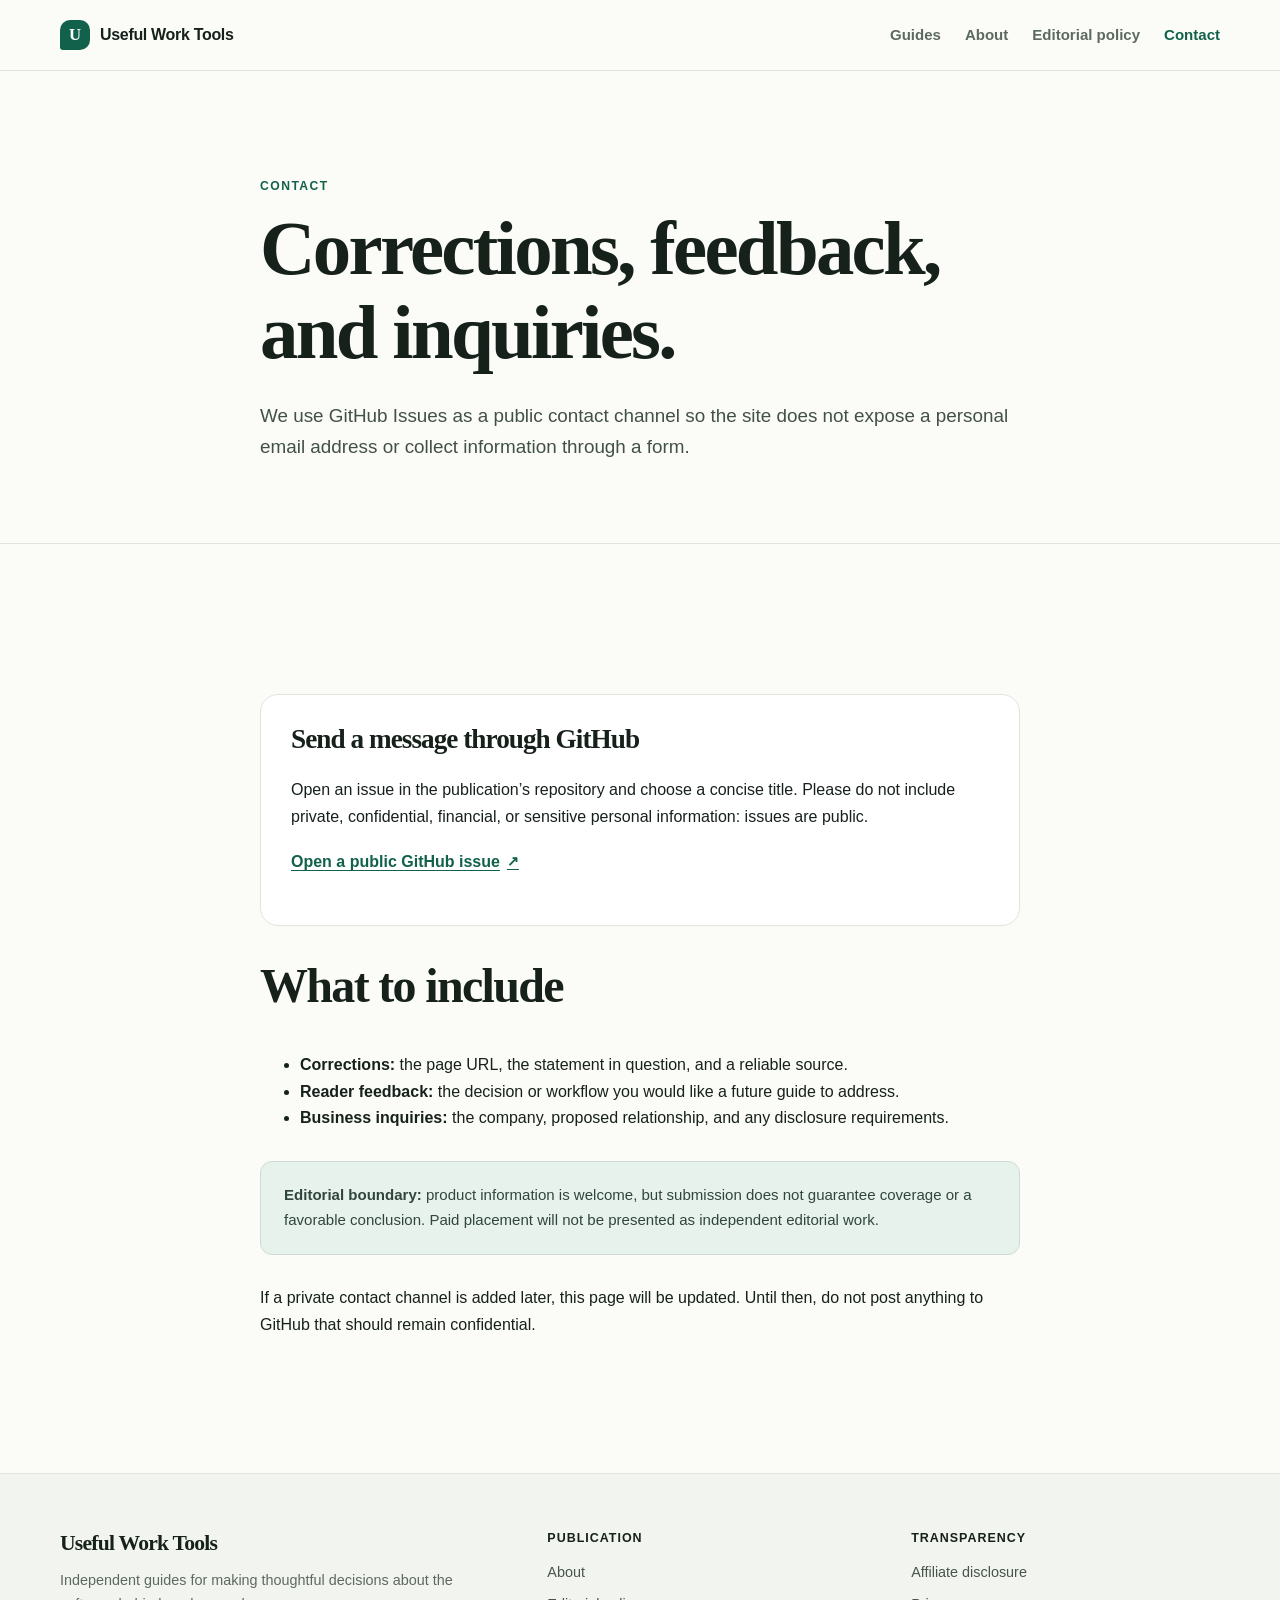
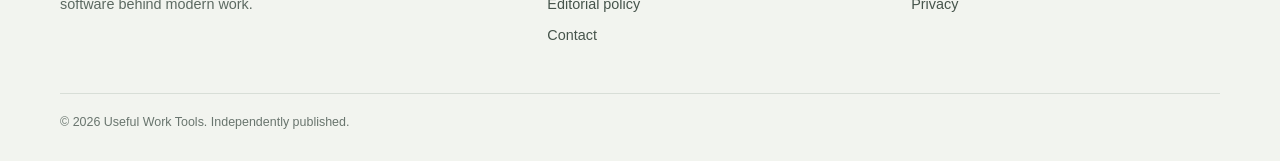
<file: contact.html>
<!doctype html>
<html lang="en">
<head>
  <meta charset="utf-8"><meta name="viewport" content="width=device-width, initial-scale=1">
  <title>Contact | Useful Work Tools</title>
  <meta name="description" content="Contact Useful Work Tools securely through the publication’s public GitHub repository for corrections, feedback, and business inquiries.">
  <meta property="og:type" content="website"><meta property="og:site_name" content="Useful Work Tools"><meta property="og:title" content="Contact Useful Work Tools"><meta property="og:description" content="Send a correction, reader question, or business inquiry through GitHub."><meta property="og:url" content="https://usefulworktools.com/contact.html">
  <link rel="canonical" href="https://usefulworktools.com/contact.html"><link rel="icon" href="/assets/favicon.svg" type="image/svg+xml"><link rel="stylesheet" href="/assets/styles.css">
  <!-- Google tag (gtag.js) -->
  <script async src="https://www.googletagmanager.com/gtag/js?id=G-71C3QTR85H"></script>
  <script>
    window.dataLayer = window.dataLayer || [];
    function gtag(){dataLayer.push(arguments);}
    gtag('js', new Date());
    gtag('config', 'G-71C3QTR85H');
  </script>
  <script src="/assets/analytics.js" defer></script>
</head>
<body>
  <a class="skip-link" href="#main">Skip to content</a>
  <header class="site-header"><div class="nav-shell"><a class="brand" href="/"><span class="brand-mark" aria-hidden="true">U</span>Useful Work Tools</a><nav class="site-nav" aria-label="Primary navigation"><a href="/#guides">Guides</a><a href="/about.html">About</a><a href="/editorial-policy.html">Editorial policy</a><a href="/contact.html" aria-current="page">Contact</a></nav></div></header>
  <main id="main">
    <header class="page-hero"><div class="narrow"><p class="eyebrow">Contact</p><h1>Corrections, feedback, and inquiries.</h1><p class="lede">We use GitHub Issues as a public contact channel so the site does not expose a personal email address or collect information through a form.</p></div></header>
    <div class="narrow section">
      <div class="contact-card"><h2>Send a message through GitHub</h2><p>Open an issue in the publication’s repository and choose a concise title. Please do not include private, confidential, financial, or sensitive personal information: issues are public.</p><p><a class="product-link" href="https://github.com/pgrootoffice-dev/global-affiliate/issues/new" rel="noopener noreferrer">Open a public GitHub issue</a></p></div>
      <h2>What to include</h2><ul><li><strong>Corrections:</strong> the page URL, the statement in question, and a reliable source.</li><li><strong>Reader feedback:</strong> the decision or workflow you would like a future guide to address.</li><li><strong>Business inquiries:</strong> the company, proposed relationship, and any disclosure requirements.</li></ul>
      <div class="note"><p><strong>Editorial boundary:</strong> product information is welcome, but submission does not guarantee coverage or a favorable conclusion. Paid placement will not be presented as independent editorial work.</p></div>
      <p>If a private contact channel is added later, this page will be updated. Until then, do not post anything to GitHub that should remain confidential.</p>
    </div>
  </main>
  <footer class="site-footer"><div class="container footer-grid"><div><h2>Useful Work Tools</h2><p>Independent guides for making thoughtful decisions about the software behind modern work.</p></div><div><h3>Publication</h3><div class="footer-links"><a href="/about.html">About</a><a href="/editorial-policy.html">Editorial policy</a><a href="/contact.html">Contact</a></div></div><div><h3>Transparency</h3><div class="footer-links"><a href="/disclosure.html">Affiliate disclosure</a><a href="/privacy.html">Privacy</a></div></div></div><div class="container footer-bottom">© 2026 Useful Work Tools. Independently published.</div></footer>
</body>
</html>
</file>
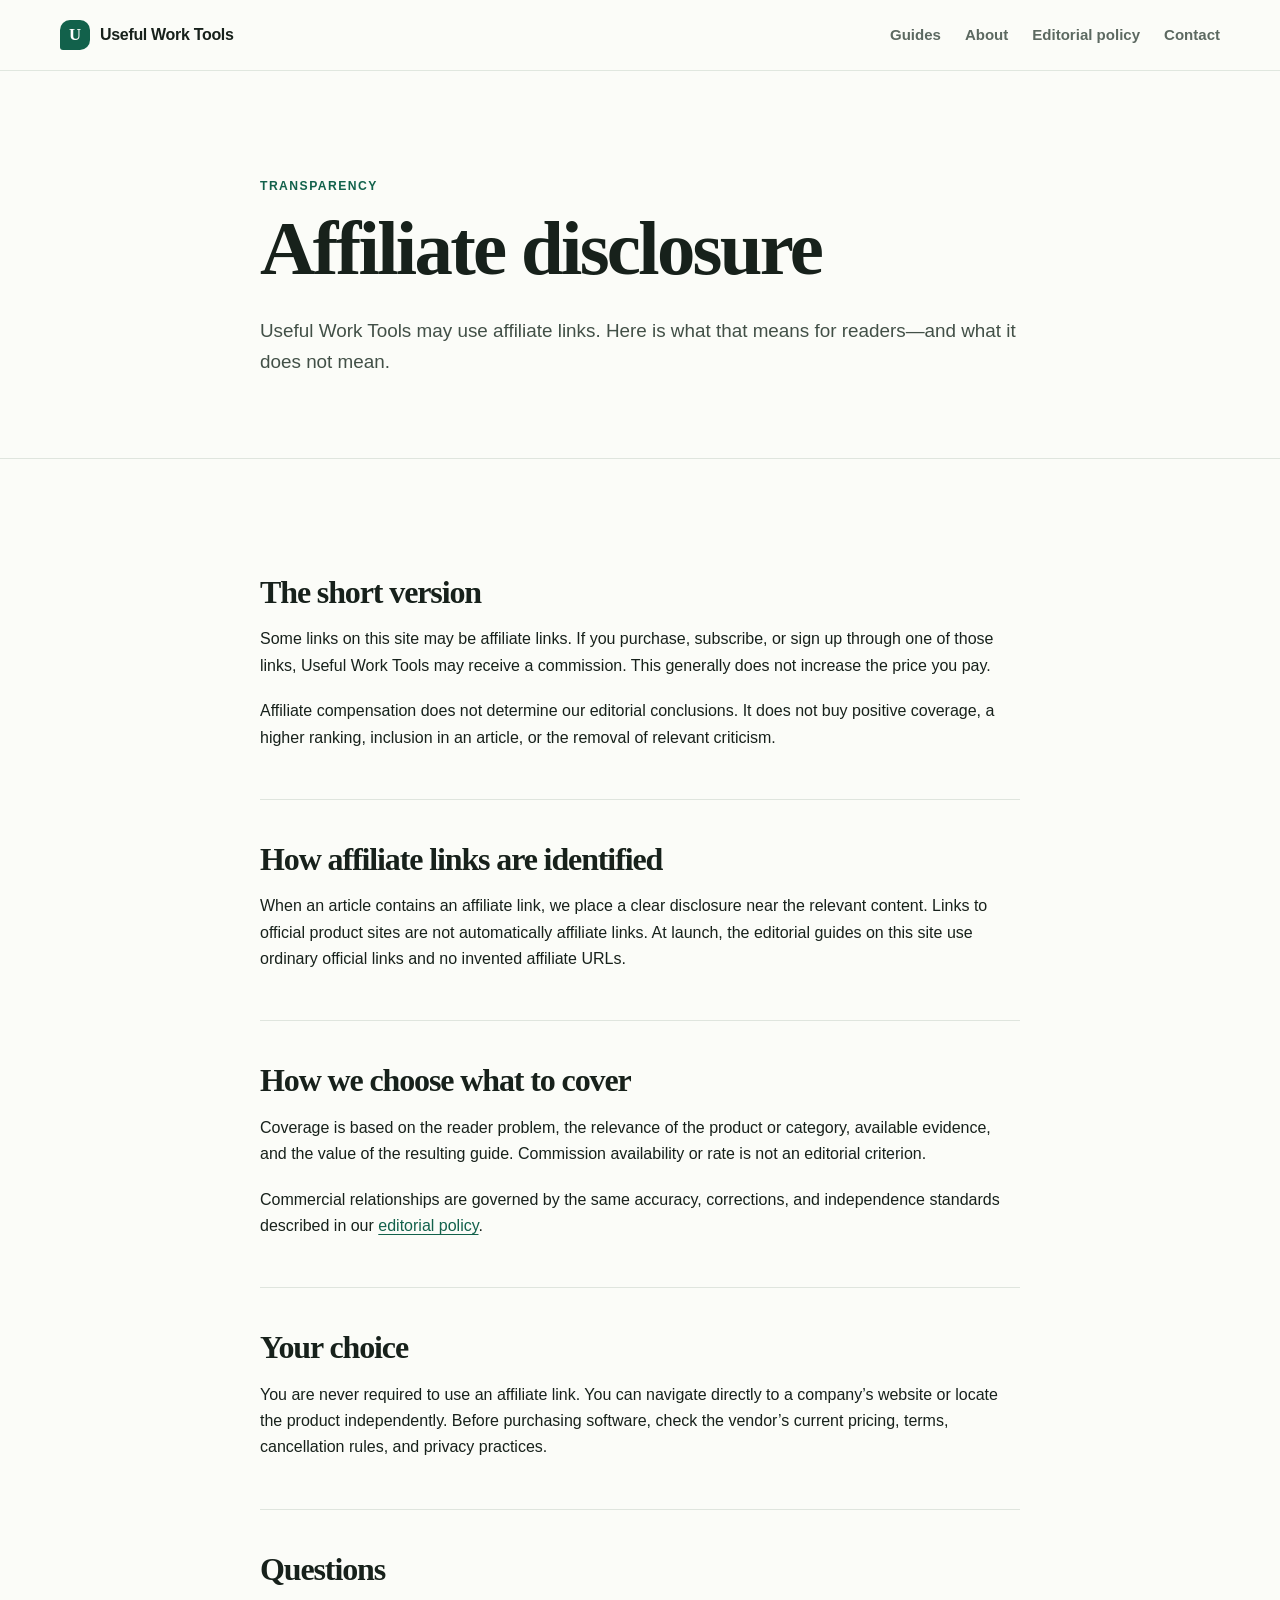
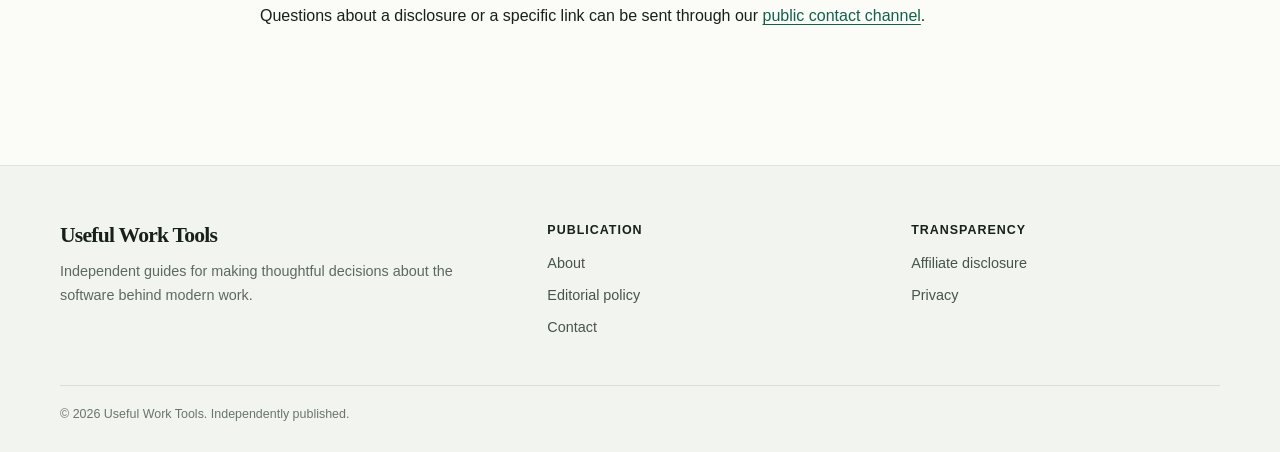
<file: disclosure.html>
<!doctype html>
<html lang="en">
<head>
  <meta charset="utf-8"><meta name="viewport" content="width=device-width, initial-scale=1">
  <title>Affiliate Disclosure | Useful Work Tools</title>
  <meta name="description" content="How Useful Work Tools discloses affiliate links and protects independent editorial judgment.">
  <meta property="og:type" content="website"><meta property="og:site_name" content="Useful Work Tools"><meta property="og:title" content="Affiliate Disclosure | Useful Work Tools"><meta property="og:description" content="Our clear policy for affiliate links, commissions, and editorial independence."><meta property="og:url" content="https://usefulworktools.com/disclosure.html">
  <link rel="canonical" href="https://usefulworktools.com/disclosure.html"><link rel="icon" href="/assets/favicon.svg" type="image/svg+xml"><link rel="stylesheet" href="/assets/styles.css">
  <!-- Google tag (gtag.js) -->
  <script async src="https://www.googletagmanager.com/gtag/js?id=G-71C3QTR85H"></script>
  <script>
    window.dataLayer = window.dataLayer || [];
    function gtag(){dataLayer.push(arguments);}
    gtag('js', new Date());
    gtag('config', 'G-71C3QTR85H');
  </script>
  <script src="/assets/analytics.js" defer></script>
</head>
<body>
  <a class="skip-link" href="#main">Skip to content</a>
  <header class="site-header"><div class="nav-shell"><a class="brand" href="/"><span class="brand-mark" aria-hidden="true">U</span>Useful Work Tools</a><nav class="site-nav" aria-label="Primary navigation"><a href="/#guides">Guides</a><a href="/about.html">About</a><a href="/editorial-policy.html">Editorial policy</a><a href="/contact.html">Contact</a></nav></div></header>
  <main id="main">
    <header class="page-hero"><div class="narrow"><p class="eyebrow">Transparency</p><h1>Affiliate disclosure</h1><p class="lede">Useful Work Tools may use affiliate links. Here is what that means for readers—and what it does not mean.</p></div></header>
    <div class="narrow section policy-content">
      <section><h2>The short version</h2><p>Some links on this site may be affiliate links. If you purchase, subscribe, or sign up through one of those links, Useful Work Tools may receive a commission. This generally does not increase the price you pay.</p><p>Affiliate compensation does not determine our editorial conclusions. It does not buy positive coverage, a higher ranking, inclusion in an article, or the removal of relevant criticism.</p></section>
      <section><h2>How affiliate links are identified</h2><p>When an article contains an affiliate link, we place a clear disclosure near the relevant content. Links to official product sites are not automatically affiliate links. At launch, the editorial guides on this site use ordinary official links and no invented affiliate URLs.</p></section>
      <section><h2>How we choose what to cover</h2><p>Coverage is based on the reader problem, the relevance of the product or category, available evidence, and the value of the resulting guide. Commission availability or rate is not an editorial criterion.</p><p>Commercial relationships are governed by the same accuracy, corrections, and independence standards described in our <a href="/editorial-policy.html">editorial policy</a>.</p></section>
      <section><h2>Your choice</h2><p>You are never required to use an affiliate link. You can navigate directly to a company’s website or locate the product independently. Before purchasing software, check the vendor’s current pricing, terms, cancellation rules, and privacy practices.</p></section>
      <section><h2>Questions</h2><p>Questions about a disclosure or a specific link can be sent through our <a href="/contact.html">public contact channel</a>.</p></section>
    </div>
  </main>
  <footer class="site-footer"><div class="container footer-grid"><div><h2>Useful Work Tools</h2><p>Independent guides for making thoughtful decisions about the software behind modern work.</p></div><div><h3>Publication</h3><div class="footer-links"><a href="/about.html">About</a><a href="/editorial-policy.html">Editorial policy</a><a href="/contact.html">Contact</a></div></div><div><h3>Transparency</h3><div class="footer-links"><a href="/disclosure.html">Affiliate disclosure</a><a href="/privacy.html">Privacy</a></div></div></div><div class="container footer-bottom">© 2026 Useful Work Tools. Independently published.</div></footer>
</body>
</html>
</file>
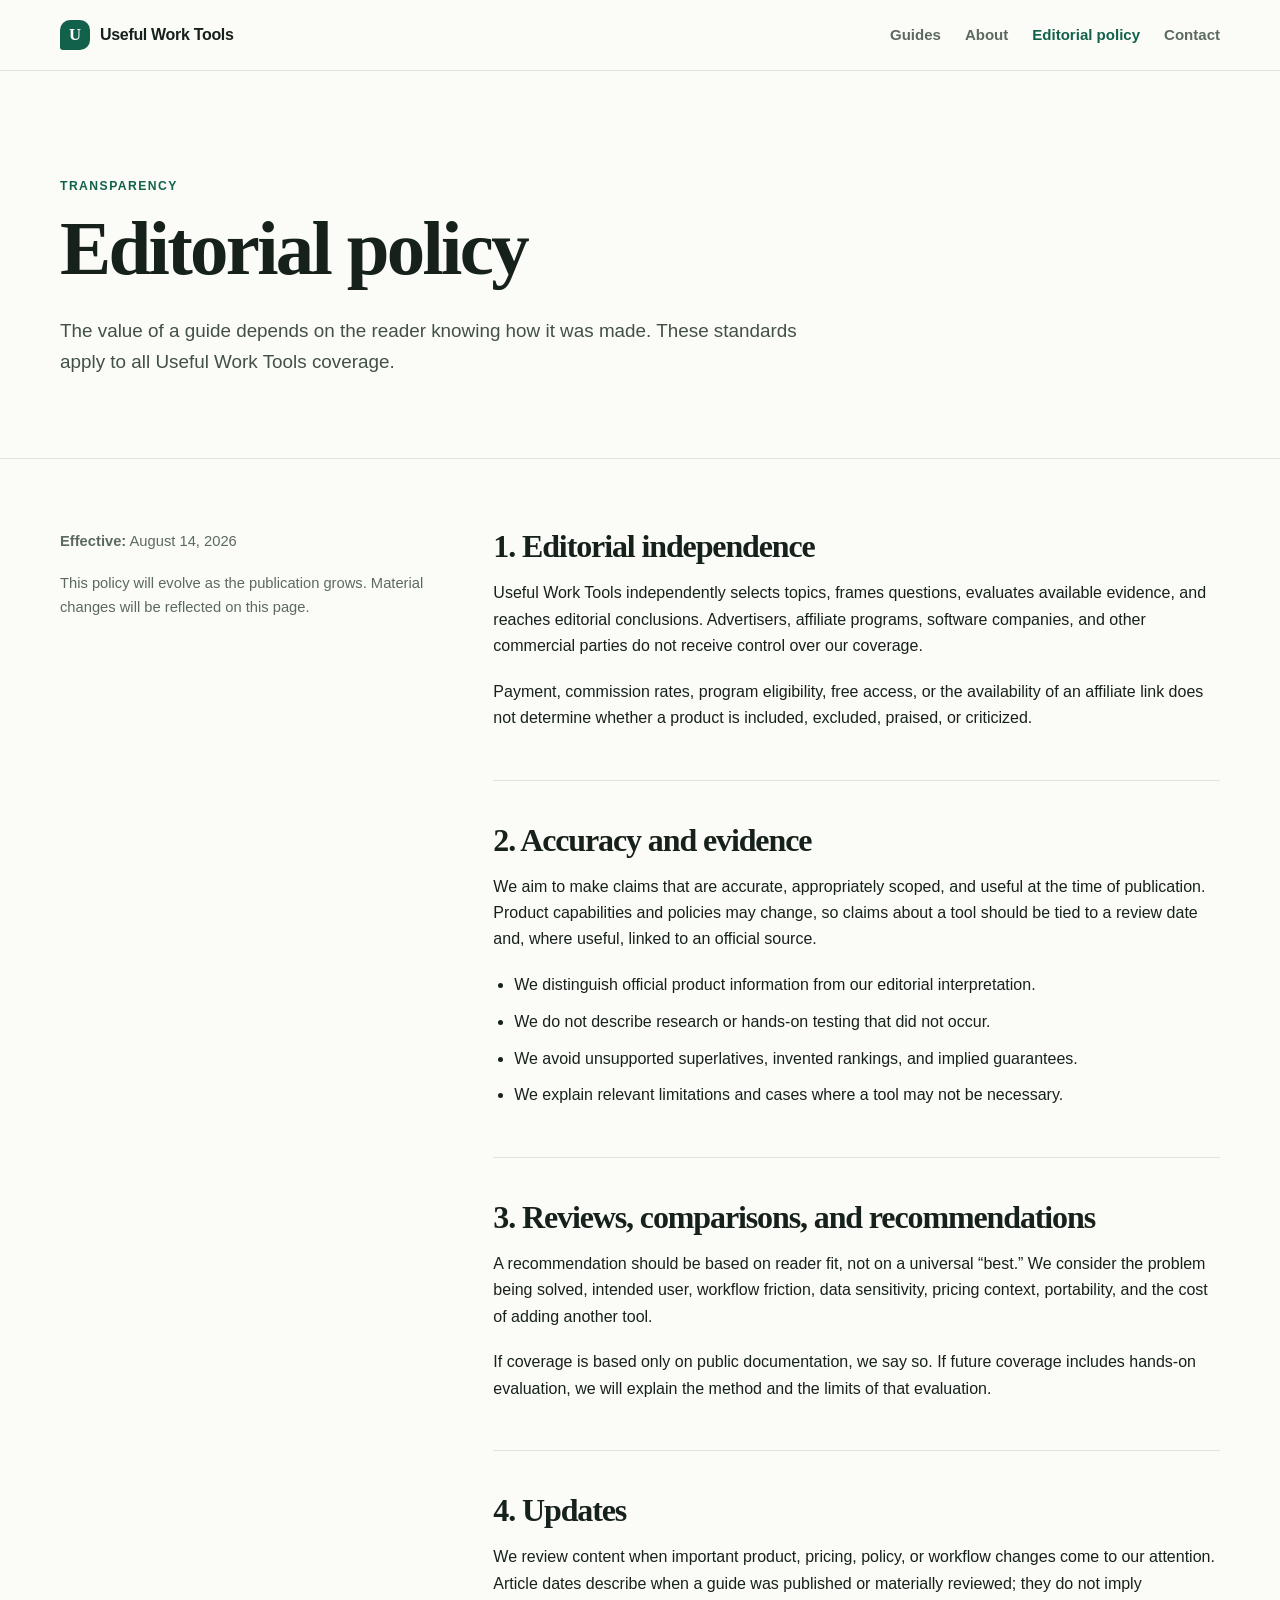
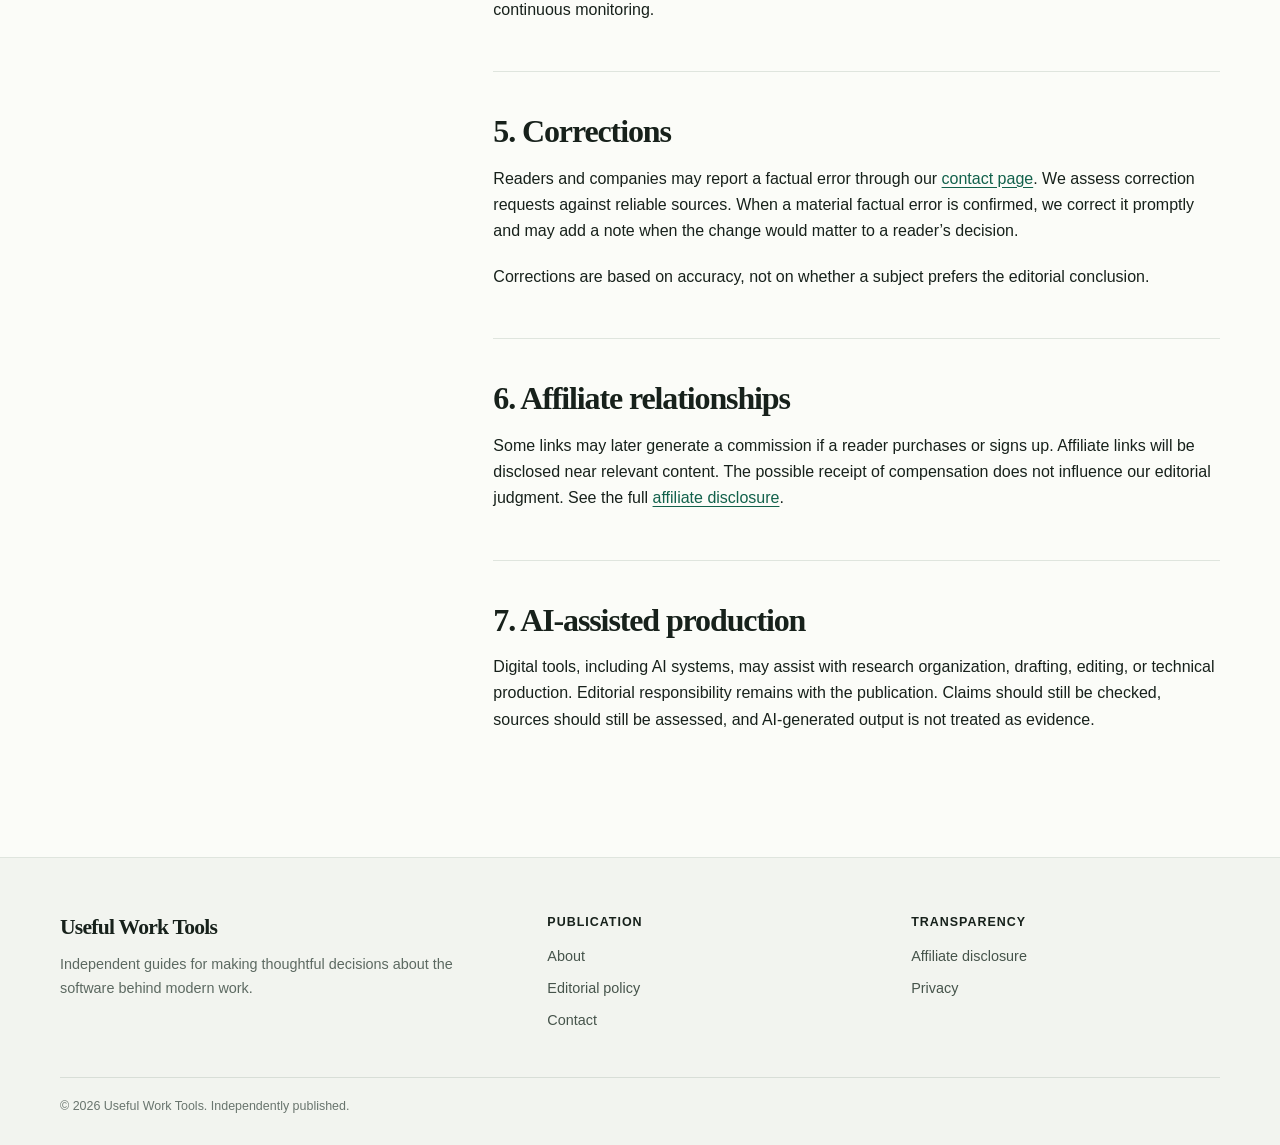
<file: editorial-policy.html>
<!doctype html>
<html lang="en">
<head>
  <meta charset="utf-8"><meta name="viewport" content="width=device-width, initial-scale=1">
  <title>Editorial Policy | Useful Work Tools</title>
  <meta name="description" content="The independent editorial standards, accuracy practices, corrections process, and commercial safeguards used by Useful Work Tools.">
  <meta property="og:type" content="website"><meta property="og:site_name" content="Useful Work Tools"><meta property="og:title" content="Editorial Policy | Useful Work Tools"><meta property="og:description" content="Our standards for independence, accuracy, updates, corrections, and affiliate relationships."><meta property="og:url" content="https://usefulworktools.com/editorial-policy.html">
  <link rel="canonical" href="https://usefulworktools.com/editorial-policy.html"><link rel="icon" href="/assets/favicon.svg" type="image/svg+xml"><link rel="stylesheet" href="/assets/styles.css">
  <!-- Google tag (gtag.js) -->
  <script async src="https://www.googletagmanager.com/gtag/js?id=G-71C3QTR85H"></script>
  <script>
    window.dataLayer = window.dataLayer || [];
    function gtag(){dataLayer.push(arguments);}
    gtag('js', new Date());
    gtag('config', 'G-71C3QTR85H');
  </script>
  <script src="/assets/analytics.js" defer></script>
</head>
<body>
  <a class="skip-link" href="#main">Skip to content</a>
  <header class="site-header"><div class="nav-shell"><a class="brand" href="/"><span class="brand-mark" aria-hidden="true">U</span>Useful Work Tools</a><nav class="site-nav" aria-label="Primary navigation"><a href="/#guides">Guides</a><a href="/about.html">About</a><a href="/editorial-policy.html" aria-current="page">Editorial policy</a><a href="/contact.html">Contact</a></nav></div></header>
  <main id="main">
    <header class="page-hero"><div class="container"><p class="eyebrow">Transparency</p><h1>Editorial policy</h1><p class="lede">The value of a guide depends on the reader knowing how it was made. These standards apply to all Useful Work Tools coverage.</p></div></header>
    <div class="container policy-grid">
      <aside><p><strong>Effective:</strong> August 14, 2026</p><p>This policy will evolve as the publication grows. Material changes will be reflected on this page.</p></aside>
      <div class="policy-content">
        <section><h2>1. Editorial independence</h2><p>Useful Work Tools independently selects topics, frames questions, evaluates available evidence, and reaches editorial conclusions. Advertisers, affiliate programs, software companies, and other commercial parties do not receive control over our coverage.</p><p>Payment, commission rates, program eligibility, free access, or the availability of an affiliate link does not determine whether a product is included, excluded, praised, or criticized.</p></section>
        <section><h2>2. Accuracy and evidence</h2><p>We aim to make claims that are accurate, appropriately scoped, and useful at the time of publication. Product capabilities and policies may change, so claims about a tool should be tied to a review date and, where useful, linked to an official source.</p><ul><li>We distinguish official product information from our editorial interpretation.</li><li>We do not describe research or hands-on testing that did not occur.</li><li>We avoid unsupported superlatives, invented rankings, and implied guarantees.</li><li>We explain relevant limitations and cases where a tool may not be necessary.</li></ul></section>
        <section><h2>3. Reviews, comparisons, and recommendations</h2><p>A recommendation should be based on reader fit, not on a universal “best.” We consider the problem being solved, intended user, workflow friction, data sensitivity, pricing context, portability, and the cost of adding another tool.</p><p>If coverage is based only on public documentation, we say so. If future coverage includes hands-on evaluation, we will explain the method and the limits of that evaluation.</p></section>
        <section><h2>4. Updates</h2><p>We review content when important product, pricing, policy, or workflow changes come to our attention. Article dates describe when a guide was published or materially reviewed; they do not imply continuous monitoring.</p></section>
        <section><h2>5. Corrections</h2><p>Readers and companies may report a factual error through our <a href="/contact.html">contact page</a>. We assess correction requests against reliable sources. When a material factual error is confirmed, we correct it promptly and may add a note when the change would matter to a reader’s decision.</p><p>Corrections are based on accuracy, not on whether a subject prefers the editorial conclusion.</p></section>
        <section><h2>6. Affiliate relationships</h2><p>Some links may later generate a commission if a reader purchases or signs up. Affiliate links will be disclosed near relevant content. The possible receipt of compensation does not influence our editorial judgment. See the full <a href="/disclosure.html">affiliate disclosure</a>.</p></section>
        <section><h2>7. AI-assisted production</h2><p>Digital tools, including AI systems, may assist with research organization, drafting, editing, or technical production. Editorial responsibility remains with the publication. Claims should still be checked, sources should still be assessed, and AI-generated output is not treated as evidence.</p></section>
      </div>
    </div>
  </main>
  <footer class="site-footer"><div class="container footer-grid"><div><h2>Useful Work Tools</h2><p>Independent guides for making thoughtful decisions about the software behind modern work.</p></div><div><h3>Publication</h3><div class="footer-links"><a href="/about.html">About</a><a href="/editorial-policy.html">Editorial policy</a><a href="/contact.html">Contact</a></div></div><div><h3>Transparency</h3><div class="footer-links"><a href="/disclosure.html">Affiliate disclosure</a><a href="/privacy.html">Privacy</a></div></div></div><div class="container footer-bottom">© 2026 Useful Work Tools. Independently published.</div></footer>
</body>
</html>
</file>
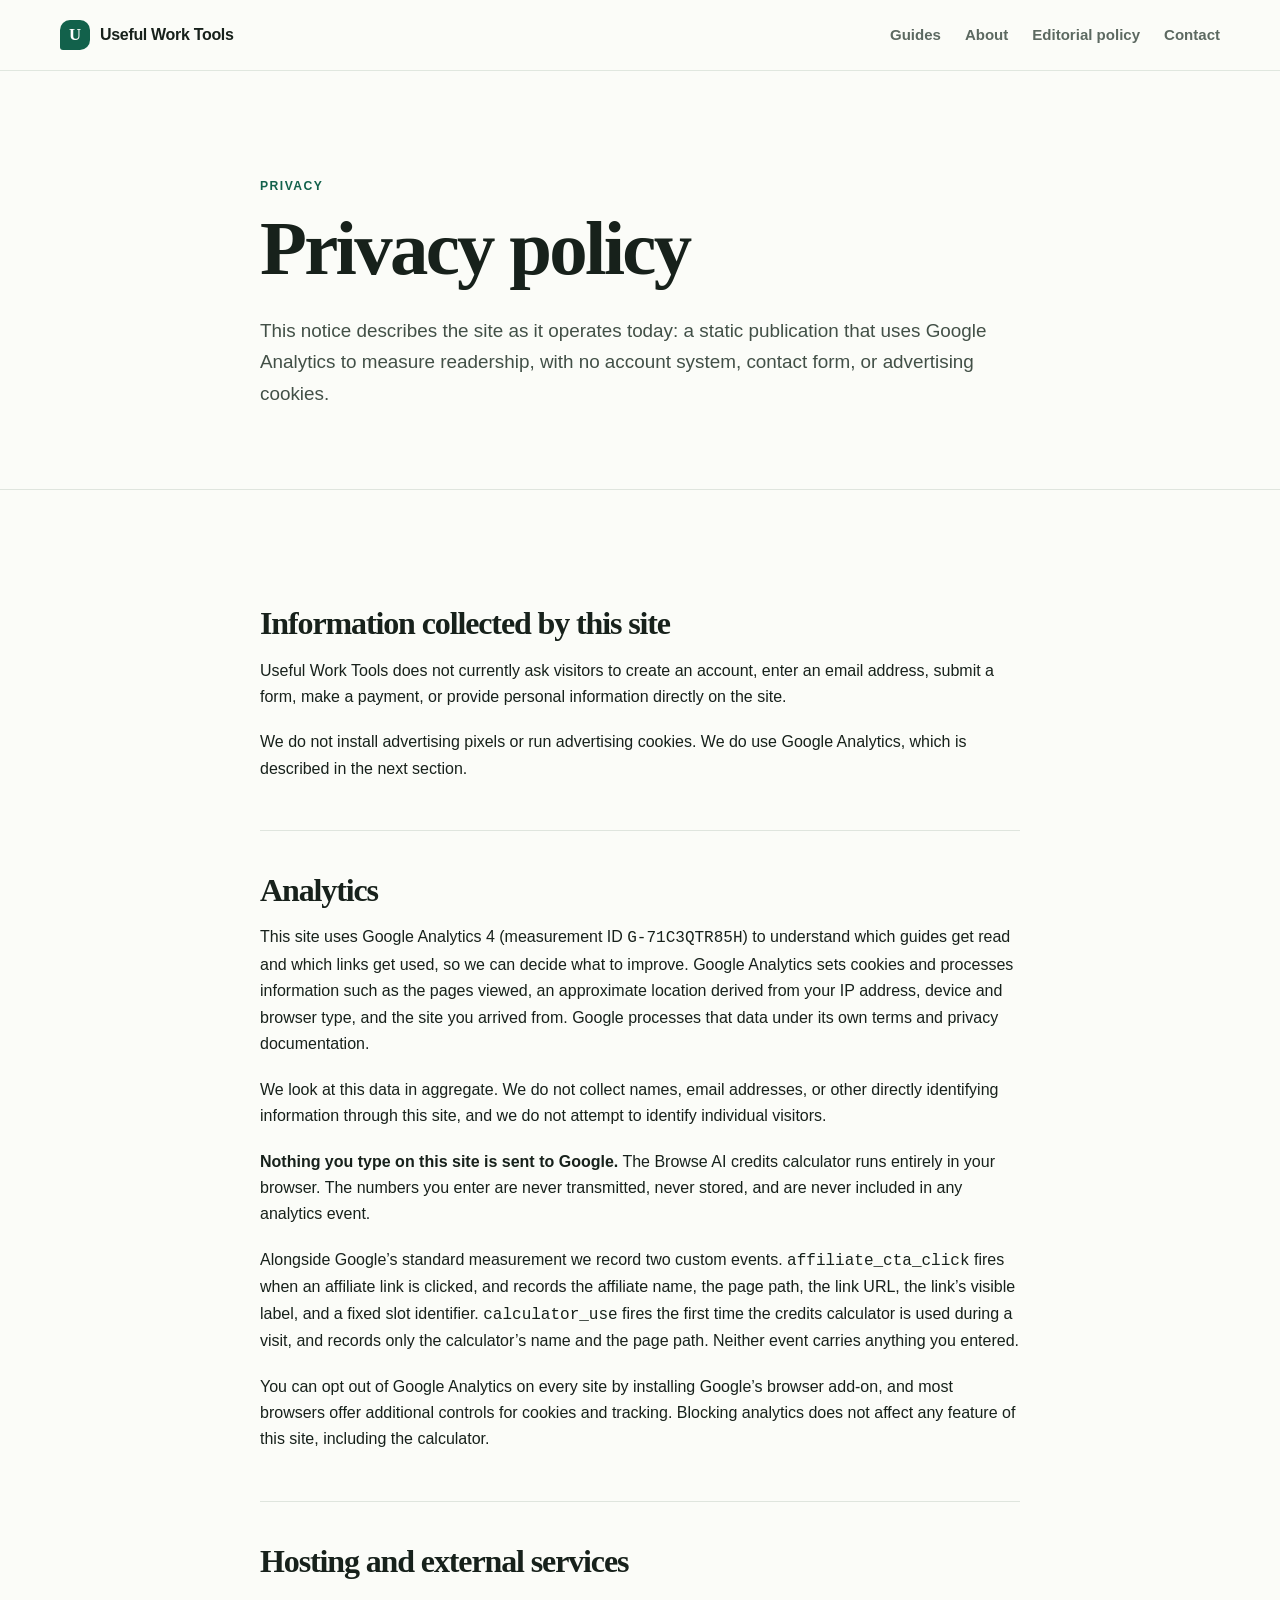
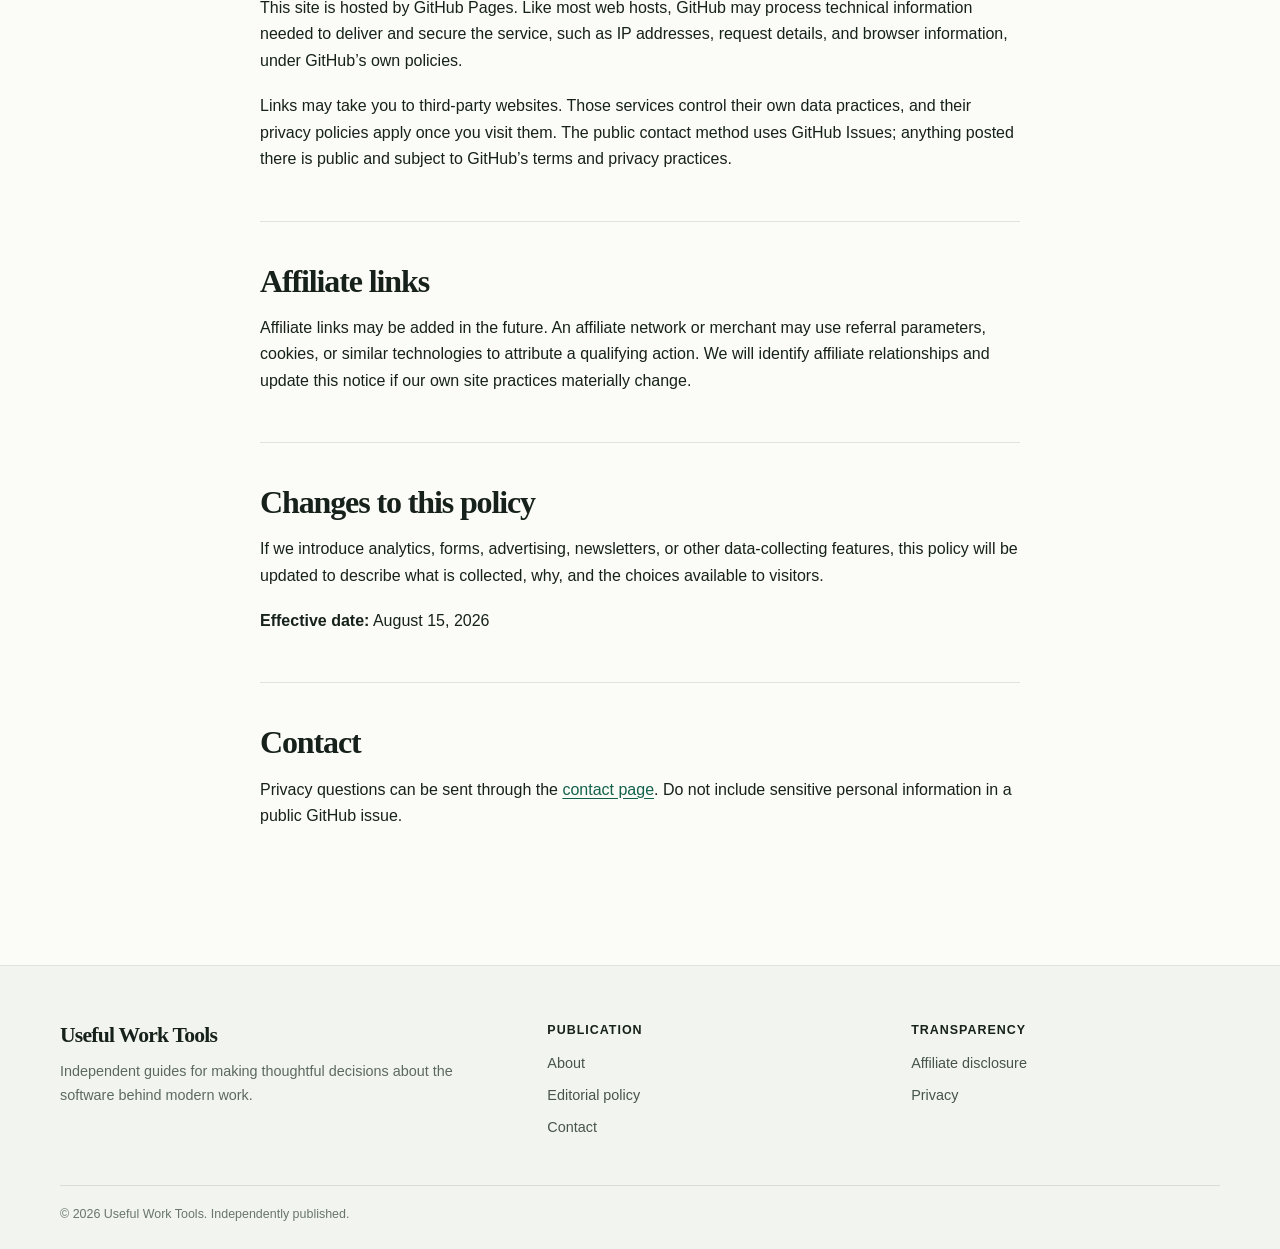
<file: privacy.html>
<!doctype html>
<html lang="en">
<head>
  <meta charset="utf-8"><meta name="viewport" content="width=device-width, initial-scale=1">
  <title>Privacy Policy | Useful Work Tools</title>
  <meta name="description" content="The current privacy practices of Useful Work Tools, including how Google Analytics is used, what is measured, and what is never collected.">
  <meta property="og:type" content="website"><meta property="og:site_name" content="Useful Work Tools"><meta property="og:title" content="Privacy Policy | Useful Work Tools"><meta property="og:description" content="A plain-language explanation of the publication’s current data practices."><meta property="og:url" content="https://usefulworktools.com/privacy.html">
  <link rel="canonical" href="https://usefulworktools.com/privacy.html"><link rel="icon" href="/assets/favicon.svg" type="image/svg+xml"><link rel="stylesheet" href="/assets/styles.css">
  <!-- Google tag (gtag.js) -->
  <script async src="https://www.googletagmanager.com/gtag/js?id=G-71C3QTR85H"></script>
  <script>
    window.dataLayer = window.dataLayer || [];
    function gtag(){dataLayer.push(arguments);}
    gtag('js', new Date());
    gtag('config', 'G-71C3QTR85H');
  </script>
  <script src="/assets/analytics.js" defer></script>
</head>
<body>
  <a class="skip-link" href="#main">Skip to content</a>
  <header class="site-header"><div class="nav-shell"><a class="brand" href="/"><span class="brand-mark" aria-hidden="true">U</span>Useful Work Tools</a><nav class="site-nav" aria-label="Primary navigation"><a href="/#guides">Guides</a><a href="/about.html">About</a><a href="/editorial-policy.html">Editorial policy</a><a href="/contact.html">Contact</a></nav></div></header>
  <main id="main">
    <header class="page-hero"><div class="narrow"><p class="eyebrow">Privacy</p><h1>Privacy policy</h1><p class="lede">This notice describes the site as it operates today: a static publication that uses Google Analytics to measure readership, with no account system, contact form, or advertising cookies.</p></div></header>
    <div class="narrow section policy-content">
      <section><h2>Information collected by this site</h2><p>Useful Work Tools does not currently ask visitors to create an account, enter an email address, submit a form, make a payment, or provide personal information directly on the site.</p><p>We do not install advertising pixels or run advertising cookies. We do use Google Analytics, which is described in the next section.</p></section>
      <section><h2>Analytics</h2><p>This site uses Google Analytics 4 (measurement ID <code>G-71C3QTR85H</code>) to understand which guides get read and which links get used, so we can decide what to improve. Google Analytics sets cookies and processes information such as the pages viewed, an approximate location derived from your IP address, device and browser type, and the site you arrived from. Google processes that data under its own terms and privacy documentation.</p><p>We look at this data in aggregate. We do not collect names, email addresses, or other directly identifying information through this site, and we do not attempt to identify individual visitors.</p><p><strong>Nothing you type on this site is sent to Google.</strong> The Browse AI credits calculator runs entirely in your browser. The numbers you enter are never transmitted, never stored, and are never included in any analytics event.</p><p>Alongside Google’s standard measurement we record two custom events. <code>affiliate_cta_click</code> fires when an affiliate link is clicked, and records the affiliate name, the page path, the link URL, the link’s visible label, and a fixed slot identifier. <code>calculator_use</code> fires the first time the credits calculator is used during a visit, and records only the calculator’s name and the page path. Neither event carries anything you entered.</p><p>You can opt out of Google Analytics on every site by installing Google’s browser add-on, and most browsers offer additional controls for cookies and tracking. Blocking analytics does not affect any feature of this site, including the calculator.</p></section><section><h2>Hosting and external services</h2><p>This site is hosted by GitHub Pages. Like most web hosts, GitHub may process technical information needed to deliver and secure the service, such as IP addresses, request details, and browser information, under GitHub’s own policies.</p><p>Links may take you to third-party websites. Those services control their own data practices, and their privacy policies apply once you visit them. The public contact method uses GitHub Issues; anything posted there is public and subject to GitHub’s terms and privacy practices.</p></section>
      <section><h2>Affiliate links</h2><p>Affiliate links may be added in the future. An affiliate network or merchant may use referral parameters, cookies, or similar technologies to attribute a qualifying action. We will identify affiliate relationships and update this notice if our own site practices materially change.</p></section>
      <section><h2>Changes to this policy</h2><p>If we introduce analytics, forms, advertising, newsletters, or other data-collecting features, this policy will be updated to describe what is collected, why, and the choices available to visitors.</p><p><strong>Effective date:</strong> August 15, 2026</p></section>
      <section><h2>Contact</h2><p>Privacy questions can be sent through the <a href="/contact.html">contact page</a>. Do not include sensitive personal information in a public GitHub issue.</p></section>
    </div>
  </main>
  <footer class="site-footer"><div class="container footer-grid"><div><h2>Useful Work Tools</h2><p>Independent guides for making thoughtful decisions about the software behind modern work.</p></div><div><h3>Publication</h3><div class="footer-links"><a href="/about.html">About</a><a href="/editorial-policy.html">Editorial policy</a><a href="/contact.html">Contact</a></div></div><div><h3>Transparency</h3><div class="footer-links"><a href="/disclosure.html">Affiliate disclosure</a><a href="/privacy.html">Privacy</a></div></div></div><div class="container footer-bottom">© 2026 Useful Work Tools. Independently published.</div></footer>
</body>
</html>
</file>
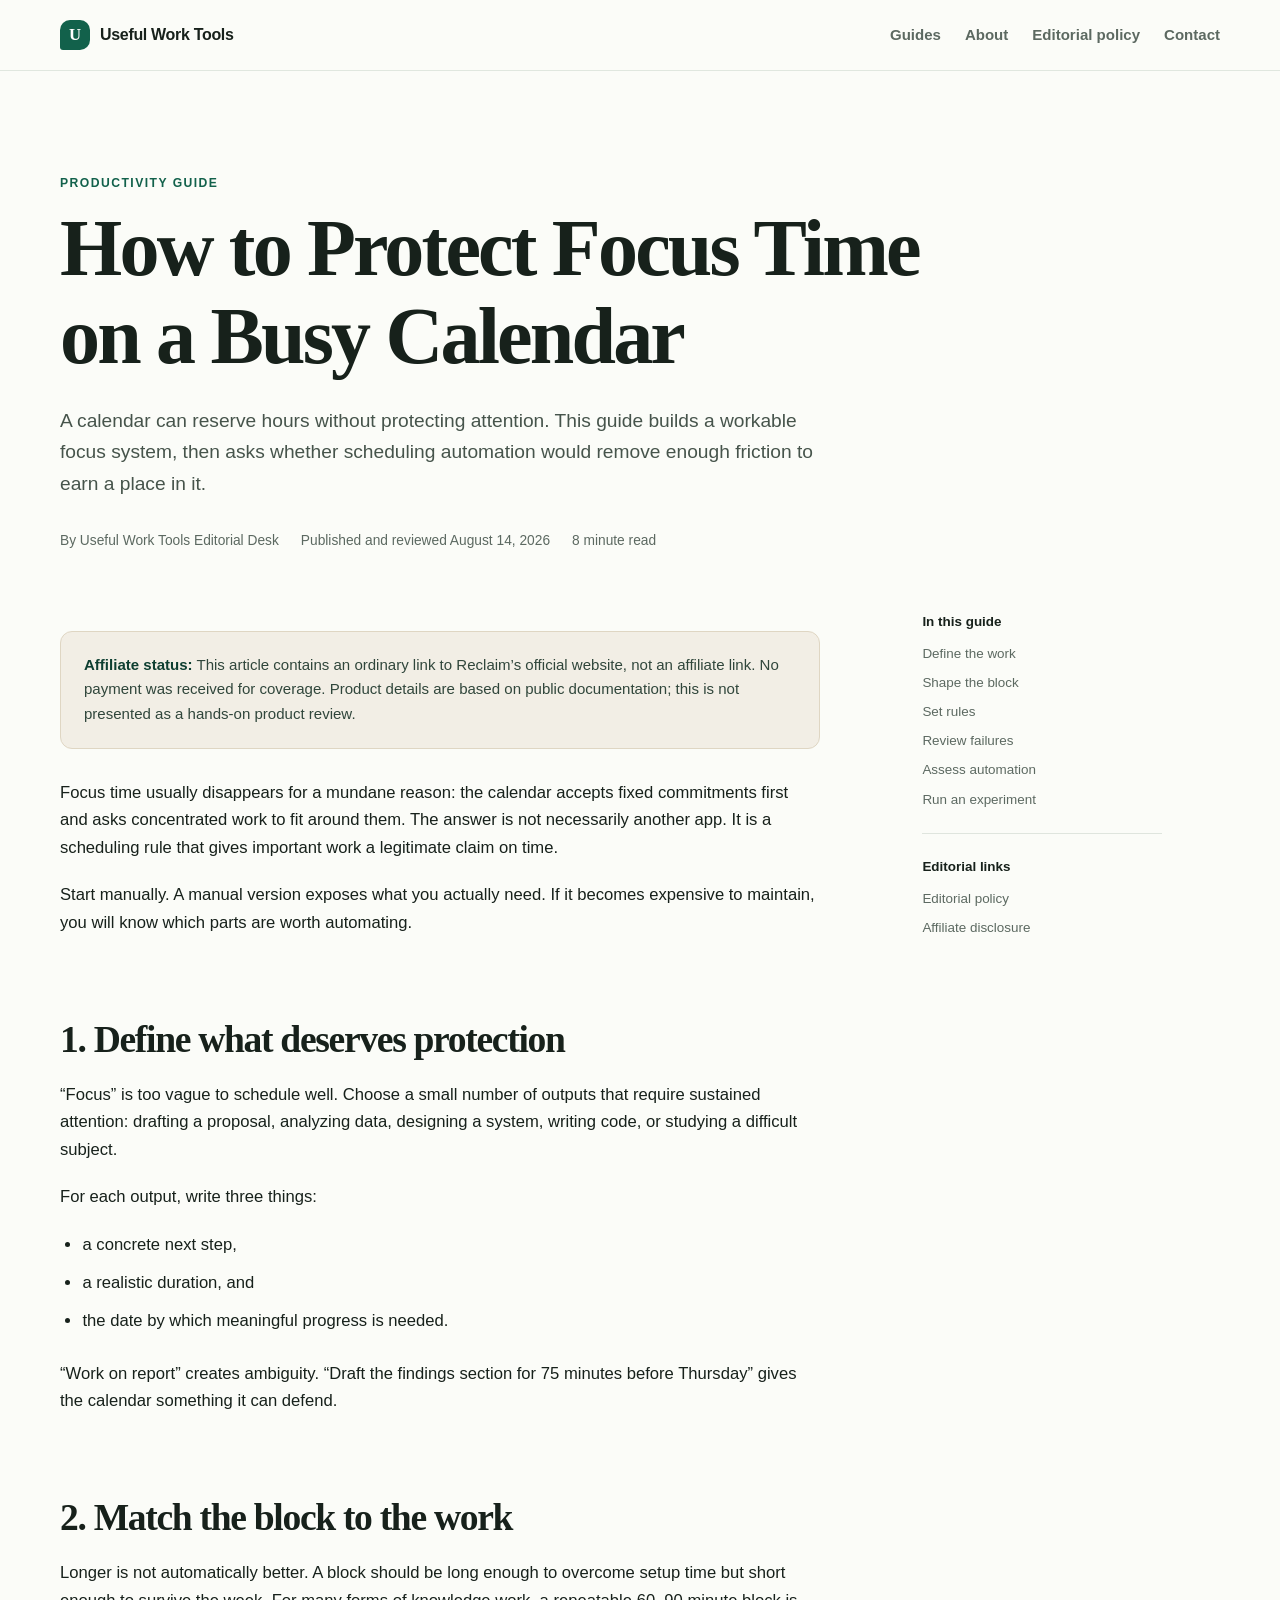
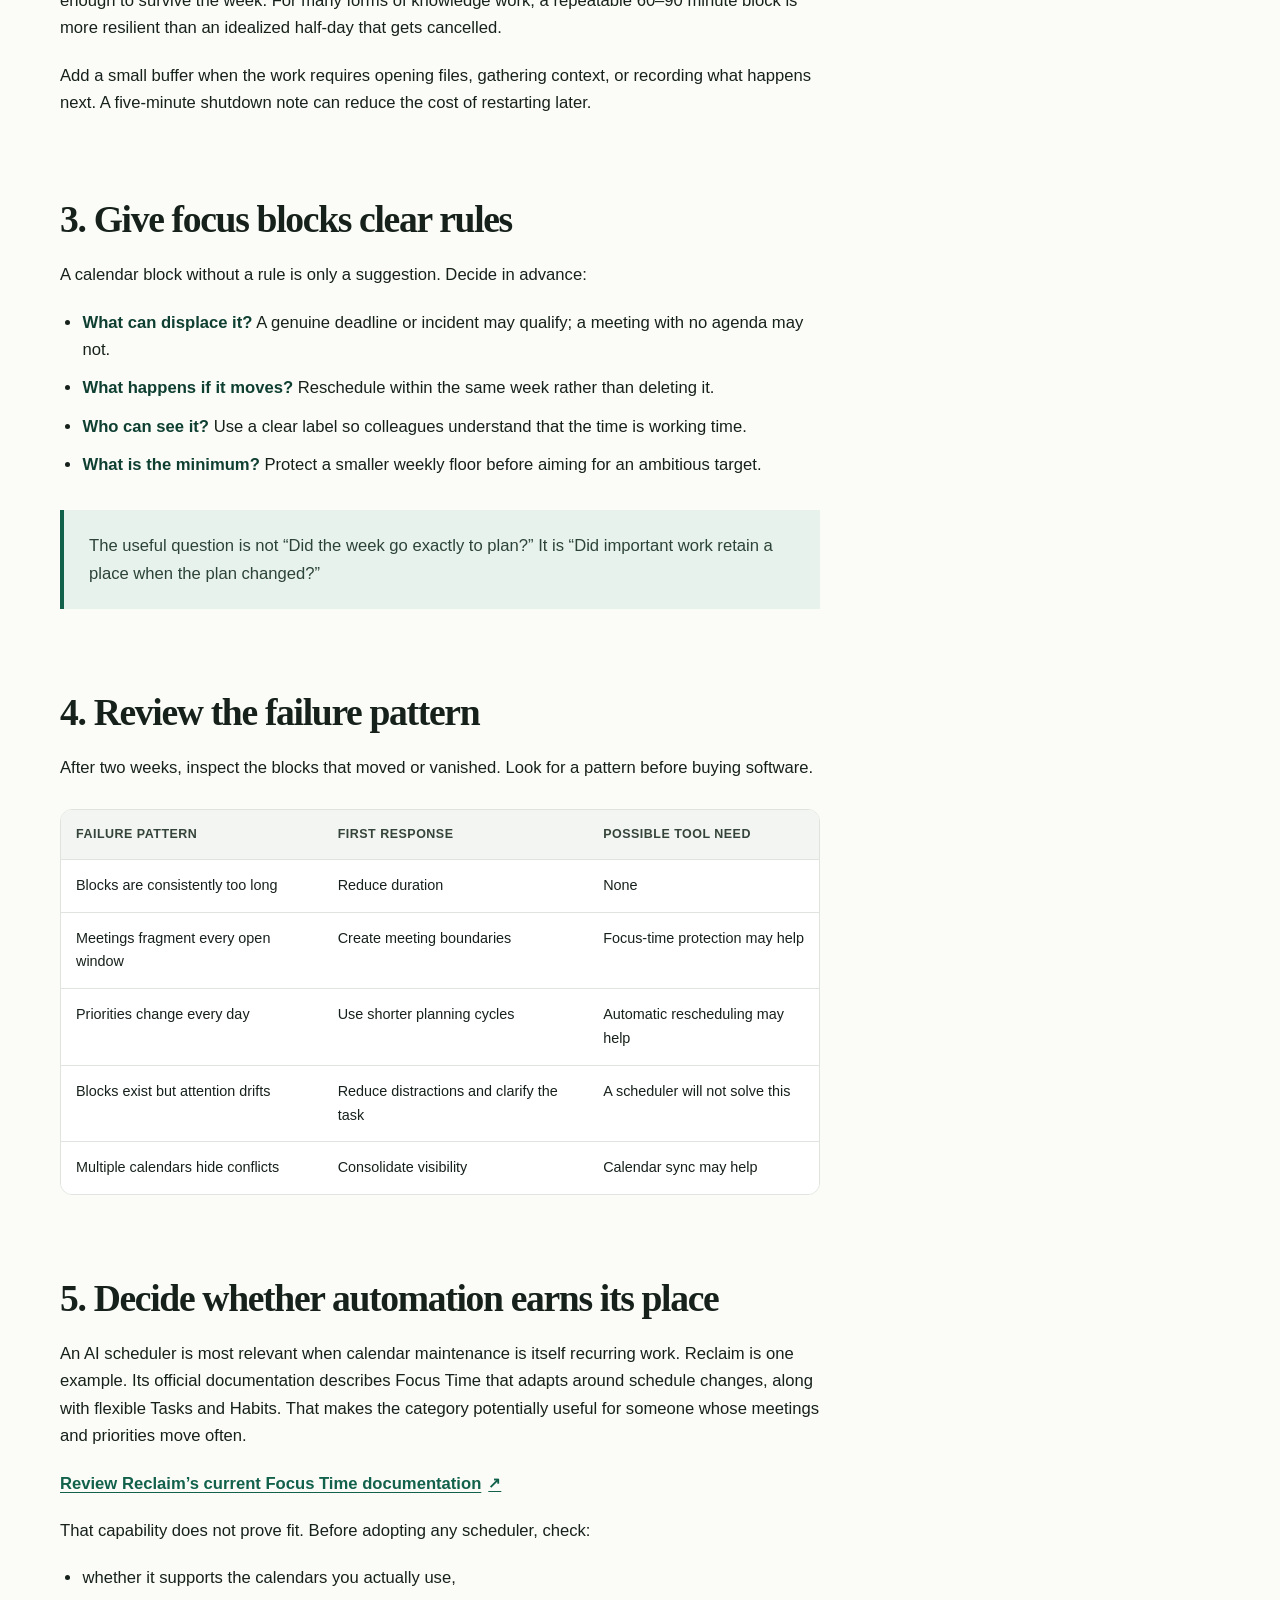
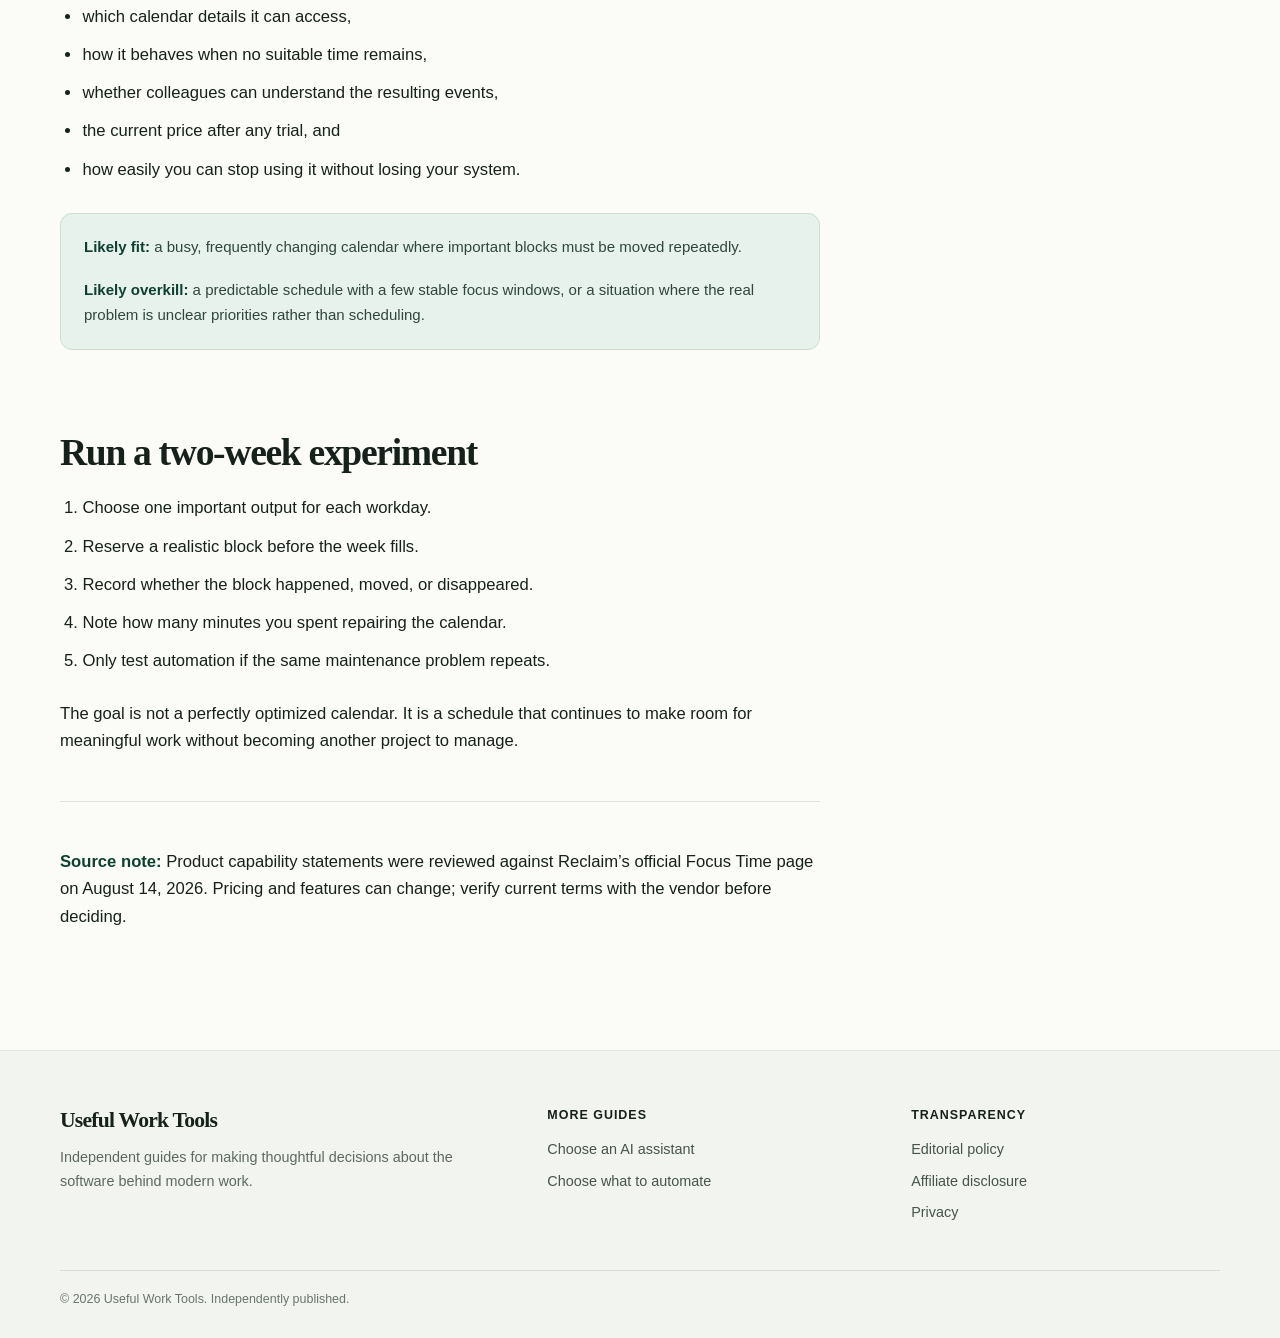
<file: protect-focus-time.html>
<!doctype html>
<html lang="en">
<head>
  <meta charset="utf-8"><meta name="viewport" content="width=device-width, initial-scale=1">
  <title>How to Protect Focus Time on a Busy Calendar | Useful Work Tools</title>
  <meta name="description" content="A practical system for protecting deep-work time, reducing calendar maintenance, and deciding whether an AI scheduling tool is worth adding.">
  <meta name="author" content="Useful Work Tools Editorial Desk"><meta property="article:published_time" content="2026-08-14"><meta property="article:modified_time" content="2026-08-14">
  <meta property="og:type" content="article"><meta property="og:site_name" content="Useful Work Tools"><meta property="og:title" content="How to Protect Focus Time on a Busy Calendar"><meta property="og:description" content="Build a focus-time system first. Add scheduling automation only when it solves a recurring maintenance problem."><meta property="og:url" content="https://usefulworktools.com/protect-focus-time.html">
  <link rel="canonical" href="https://usefulworktools.com/protect-focus-time.html"><link rel="icon" href="/assets/favicon.svg" type="image/svg+xml"><link rel="stylesheet" href="/assets/styles.css">
  <!-- Google tag (gtag.js) -->
  <script async src="https://www.googletagmanager.com/gtag/js?id=G-71C3QTR85H"></script>
  <script>
    window.dataLayer = window.dataLayer || [];
    function gtag(){dataLayer.push(arguments);}
    gtag('js', new Date());
    gtag('config', 'G-71C3QTR85H');
  </script>
  <script src="/assets/analytics.js" defer></script>
</head>
<body>
  <a class="skip-link" href="#article">Skip to article</a>
  <header class="site-header"><div class="nav-shell"><a class="brand" href="/"><span class="brand-mark" aria-hidden="true">U</span>Useful Work Tools</a><nav class="site-nav" aria-label="Primary navigation"><a href="/#guides">Guides</a><a href="/about.html">About</a><a href="/editorial-policy.html">Editorial policy</a><a href="/contact.html">Contact</a></nav></div></header>
  <main>
    <header class="article-header container"><p class="kicker">Productivity guide</p><h1>How to Protect Focus Time on a Busy Calendar</h1><p class="dek">A calendar can reserve hours without protecting attention. This guide builds a workable focus system, then asks whether scheduling automation would remove enough friction to earn a place in it.</p><div class="byline"><span>By Useful Work Tools Editorial Desk</span><span>Published and reviewed August 14, 2026</span><span>8 minute read</span></div></header>
    <div class="container article-layout">
      <article class="article-body" id="article">
        <div class="disclosure-note"><p><strong>Affiliate status:</strong> This article contains an ordinary link to Reclaim’s official website, not an affiliate link. No payment was received for coverage. Product details are based on public documentation; this is not presented as a hands-on product review.</p></div>
        <p>Focus time usually disappears for a mundane reason: the calendar accepts fixed commitments first and asks concentrated work to fit around them. The answer is not necessarily another app. It is a scheduling rule that gives important work a legitimate claim on time.</p>
        <p>Start manually. A manual version exposes what you actually need. If it becomes expensive to maintain, you will know which parts are worth automating.</p>

        <h2 id="define">1. Define what deserves protection</h2>
        <p>“Focus” is too vague to schedule well. Choose a small number of outputs that require sustained attention: drafting a proposal, analyzing data, designing a system, writing code, or studying a difficult subject.</p>
        <p>For each output, write three things:</p>
        <ul><li>a concrete next step,</li><li>a realistic duration, and</li><li>the date by which meaningful progress is needed.</li></ul>
        <p>“Work on report” creates ambiguity. “Draft the findings section for 75 minutes before Thursday” gives the calendar something it can defend.</p>

        <h2 id="shape">2. Match the block to the work</h2>
        <p>Longer is not automatically better. A block should be long enough to overcome setup time but short enough to survive the week. For many forms of knowledge work, a repeatable 60–90 minute block is more resilient than an idealized half-day that gets cancelled.</p>
        <p>Add a small buffer when the work requires opening files, gathering context, or recording what happens next. A five-minute shutdown note can reduce the cost of restarting later.</p>

        <h2 id="rules">3. Give focus blocks clear rules</h2>
        <p>A calendar block without a rule is only a suggestion. Decide in advance:</p>
        <ul><li><strong>What can displace it?</strong> A genuine deadline or incident may qualify; a meeting with no agenda may not.</li><li><strong>What happens if it moves?</strong> Reschedule within the same week rather than deleting it.</li><li><strong>Who can see it?</strong> Use a clear label so colleagues understand that the time is working time.</li><li><strong>What is the minimum?</strong> Protect a smaller weekly floor before aiming for an ambitious target.</li></ul>
        <blockquote>The useful question is not “Did the week go exactly to plan?” It is “Did important work retain a place when the plan changed?”</blockquote>

        <h2 id="review">4. Review the failure pattern</h2>
        <p>After two weeks, inspect the blocks that moved or vanished. Look for a pattern before buying software.</p>
        <div class="table-wrap"><table><thead><tr><th>Failure pattern</th><th>First response</th><th>Possible tool need</th></tr></thead><tbody>
          <tr><td>Blocks are consistently too long</td><td>Reduce duration</td><td>None</td></tr>
          <tr><td>Meetings fragment every open window</td><td>Create meeting boundaries</td><td>Focus-time protection may help</td></tr>
          <tr><td>Priorities change every day</td><td>Use shorter planning cycles</td><td>Automatic rescheduling may help</td></tr>
          <tr><td>Blocks exist but attention drifts</td><td>Reduce distractions and clarify the task</td><td>A scheduler will not solve this</td></tr>
          <tr><td>Multiple calendars hide conflicts</td><td>Consolidate visibility</td><td>Calendar sync may help</td></tr>
        </tbody></table></div>

        <h2 id="automation">5. Decide whether automation earns its place</h2>
        <p>An AI scheduler is most relevant when calendar maintenance is itself recurring work. Reclaim is one example. Its official documentation describes Focus Time that adapts around schedule changes, along with flexible Tasks and Habits. That makes the category potentially useful for someone whose meetings and priorities move often.</p>
        <p><a class="product-link" data-link-type="official" href="https://reclaim.ai/features/focus-time" rel="noopener noreferrer">Review Reclaim’s current Focus Time documentation</a></p>
        <p>That capability does not prove fit. Before adopting any scheduler, check:</p>
        <ul><li>whether it supports the calendars you actually use,</li><li>which calendar details it can access,</li><li>how it behaves when no suitable time remains,</li><li>whether colleagues can understand the resulting events,</li><li>the current price after any trial, and</li><li>how easily you can stop using it without losing your system.</li></ul>
        <div class="note"><p><strong>Likely fit:</strong> a busy, frequently changing calendar where important blocks must be moved repeatedly.</p><p><strong>Likely overkill:</strong> a predictable schedule with a few stable focus windows, or a situation where the real problem is unclear priorities rather than scheduling.</p></div>

        <h2 id="experiment">Run a two-week experiment</h2>
        <ol><li>Choose one important output for each workday.</li><li>Reserve a realistic block before the week fills.</li><li>Record whether the block happened, moved, or disappeared.</li><li>Note how many minutes you spent repairing the calendar.</li><li>Only test automation if the same maintenance problem repeats.</li></ol>
        <p>The goal is not a perfectly optimized calendar. It is a schedule that continues to make room for meaningful work without becoming another project to manage.</p>
        <hr>
        <p><strong>Source note:</strong> Product capability statements were reviewed against Reclaim’s official Focus Time page on August 14, 2026. Pricing and features can change; verify current terms with the vendor before deciding.</p>
      </article>
      <aside class="article-aside"><strong>In this guide</strong><nav aria-label="Article sections"><a href="#define">Define the work</a><a href="#shape">Shape the block</a><a href="#rules">Set rules</a><a href="#review">Review failures</a><a href="#automation">Assess automation</a><a href="#experiment">Run an experiment</a></nav><div class="aside-rule"></div><strong>Editorial links</strong><a href="/editorial-policy.html">Editorial policy</a><a href="/disclosure.html">Affiliate disclosure</a></aside>
    </div>
  </main>
  <footer class="site-footer"><div class="container footer-grid"><div><h2>Useful Work Tools</h2><p>Independent guides for making thoughtful decisions about the software behind modern work.</p></div><div><h3>More guides</h3><div class="footer-links"><a href="/choose-ai-work-assistant.html">Choose an AI assistant</a><a href="/automation-readiness-guide.html">Choose what to automate</a></div></div><div><h3>Transparency</h3><div class="footer-links"><a href="/editorial-policy.html">Editorial policy</a><a href="/disclosure.html">Affiliate disclosure</a><a href="/privacy.html">Privacy</a></div></div></div><div class="container footer-bottom">© 2026 Useful Work Tools. Independently published.</div></footer>
</body>
</html>
</file>
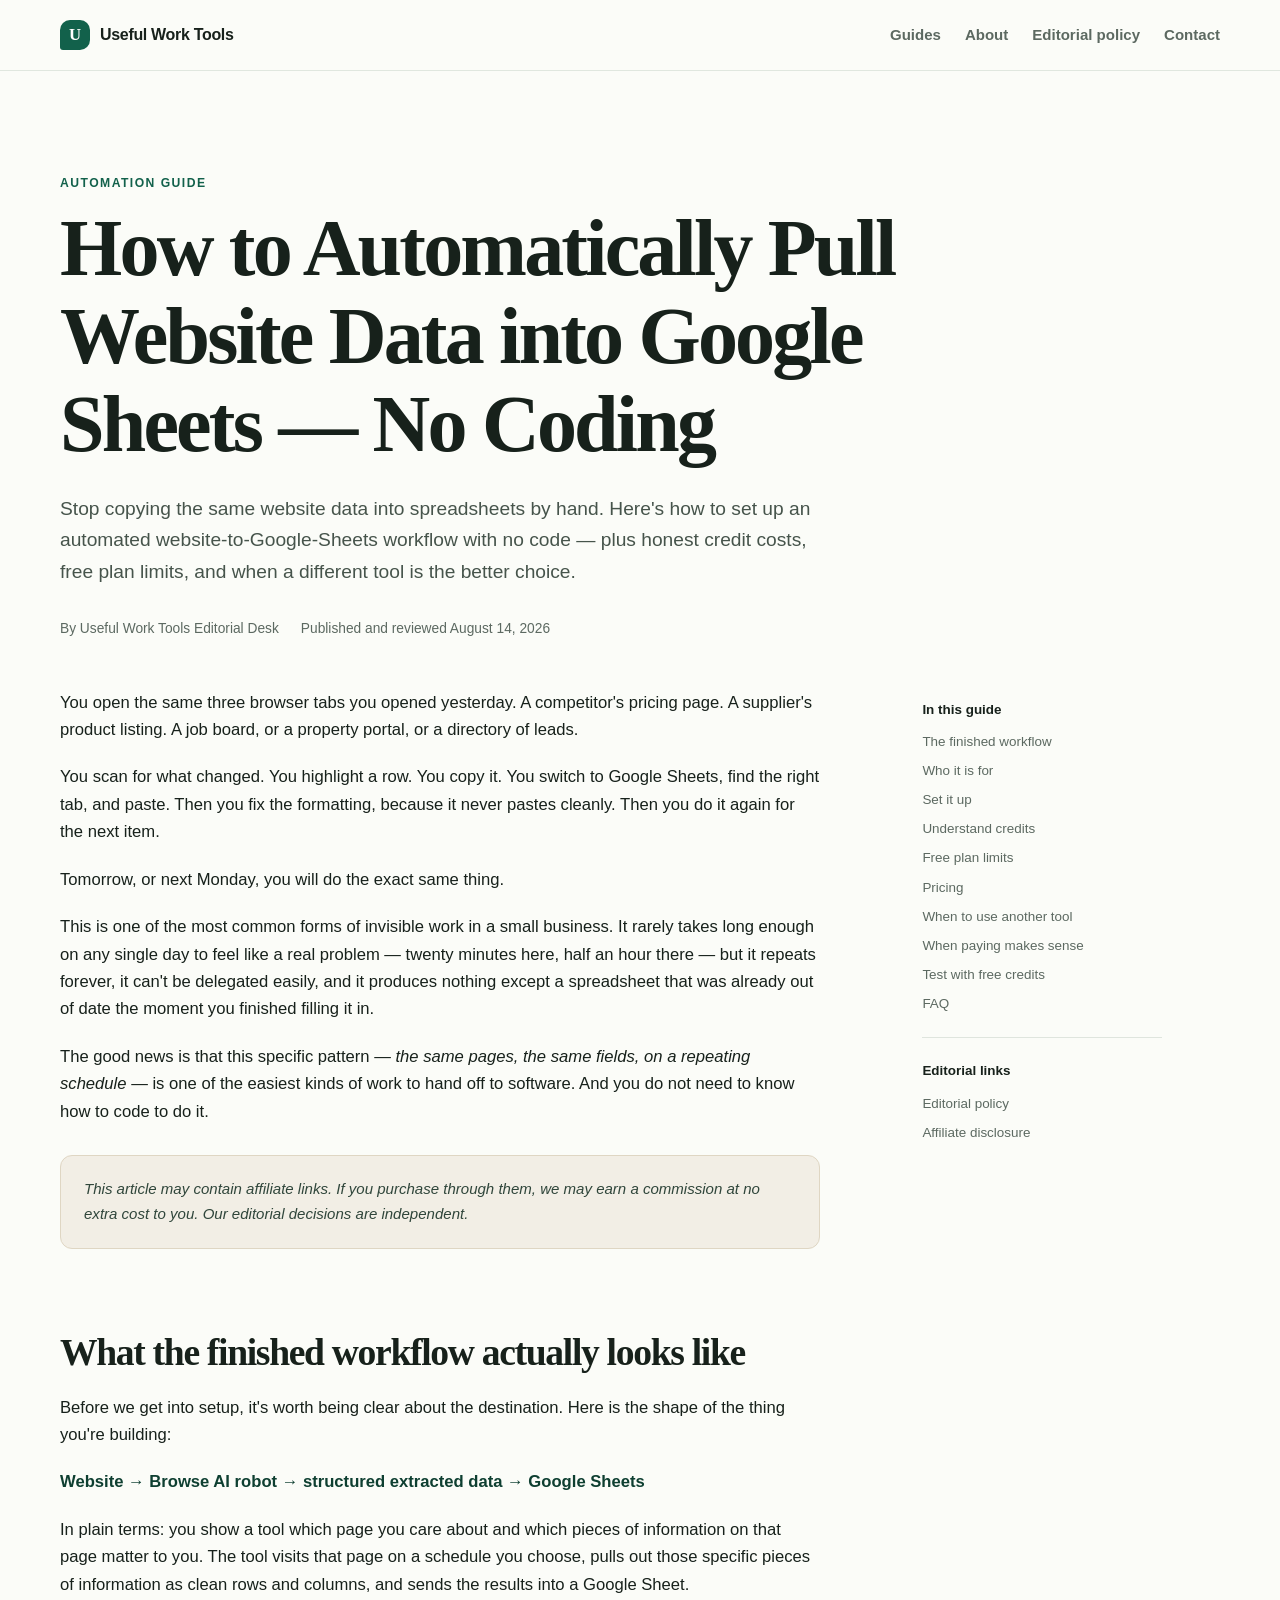
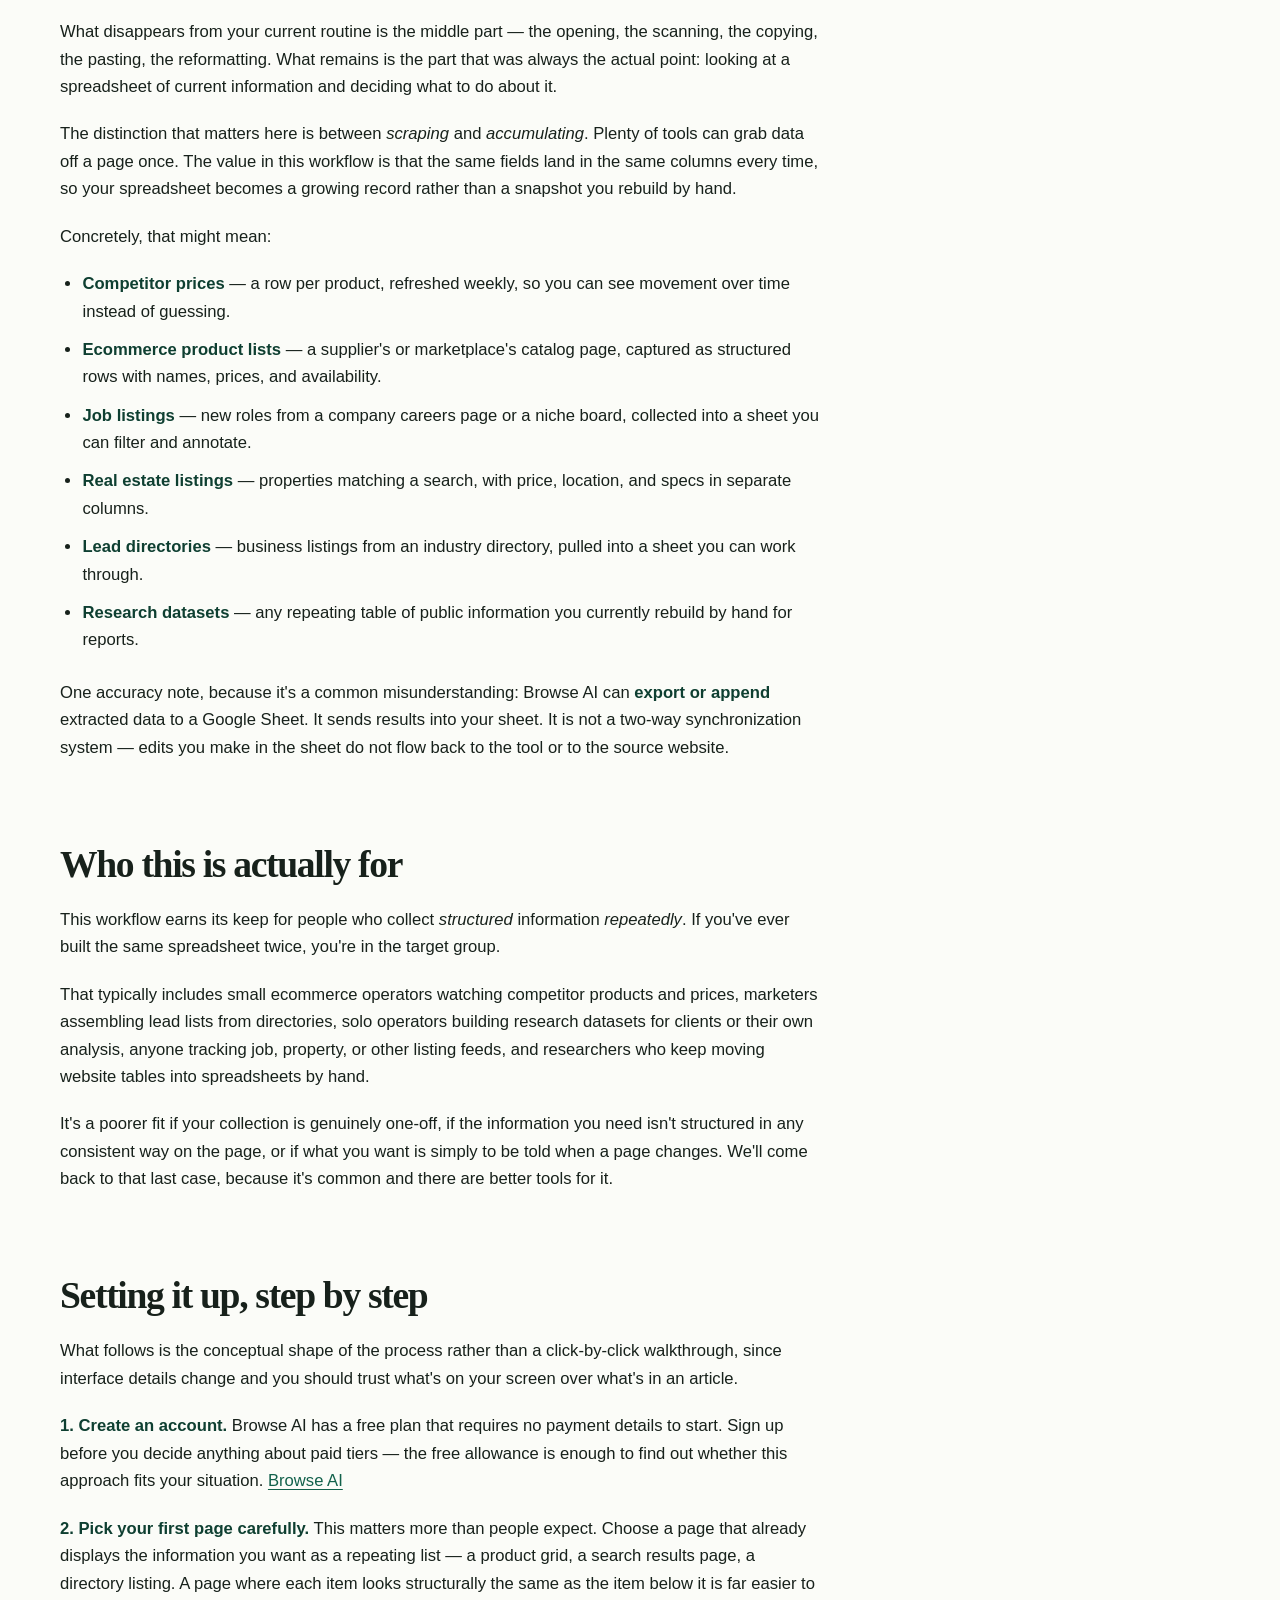
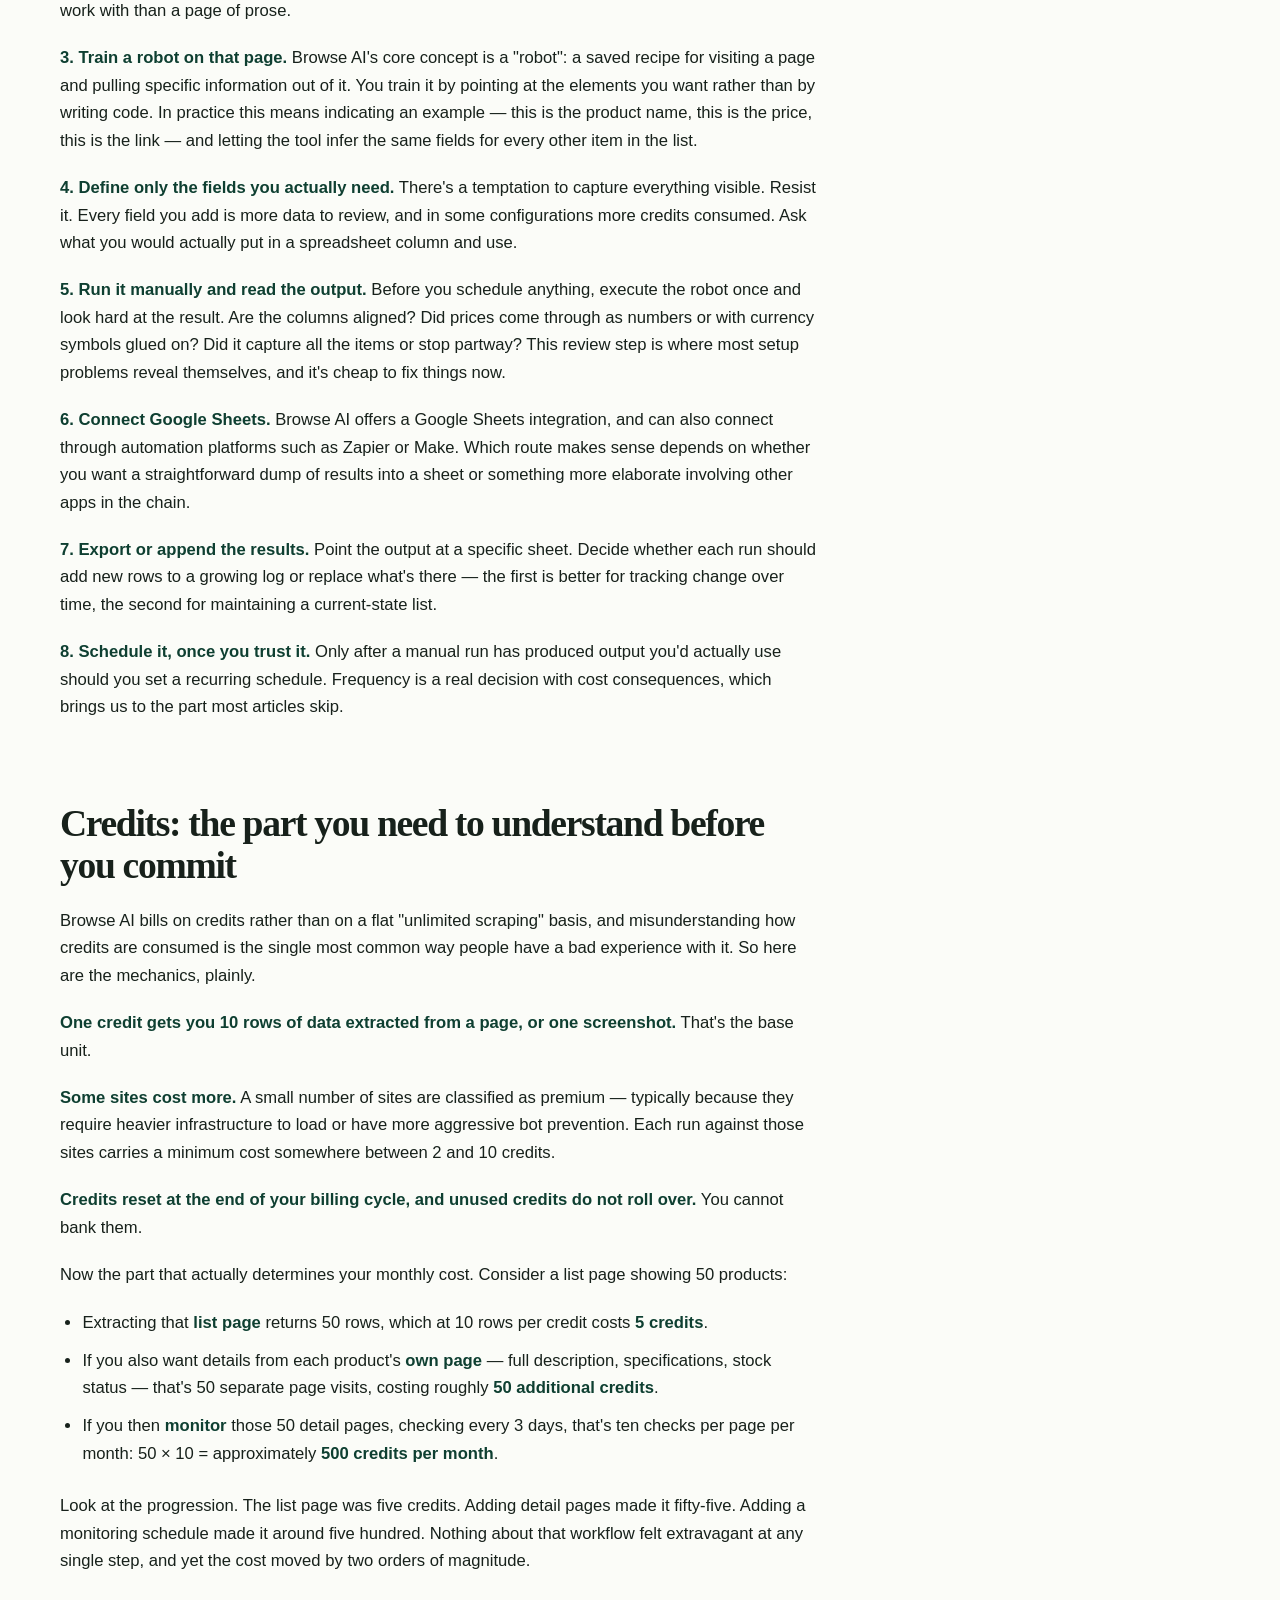
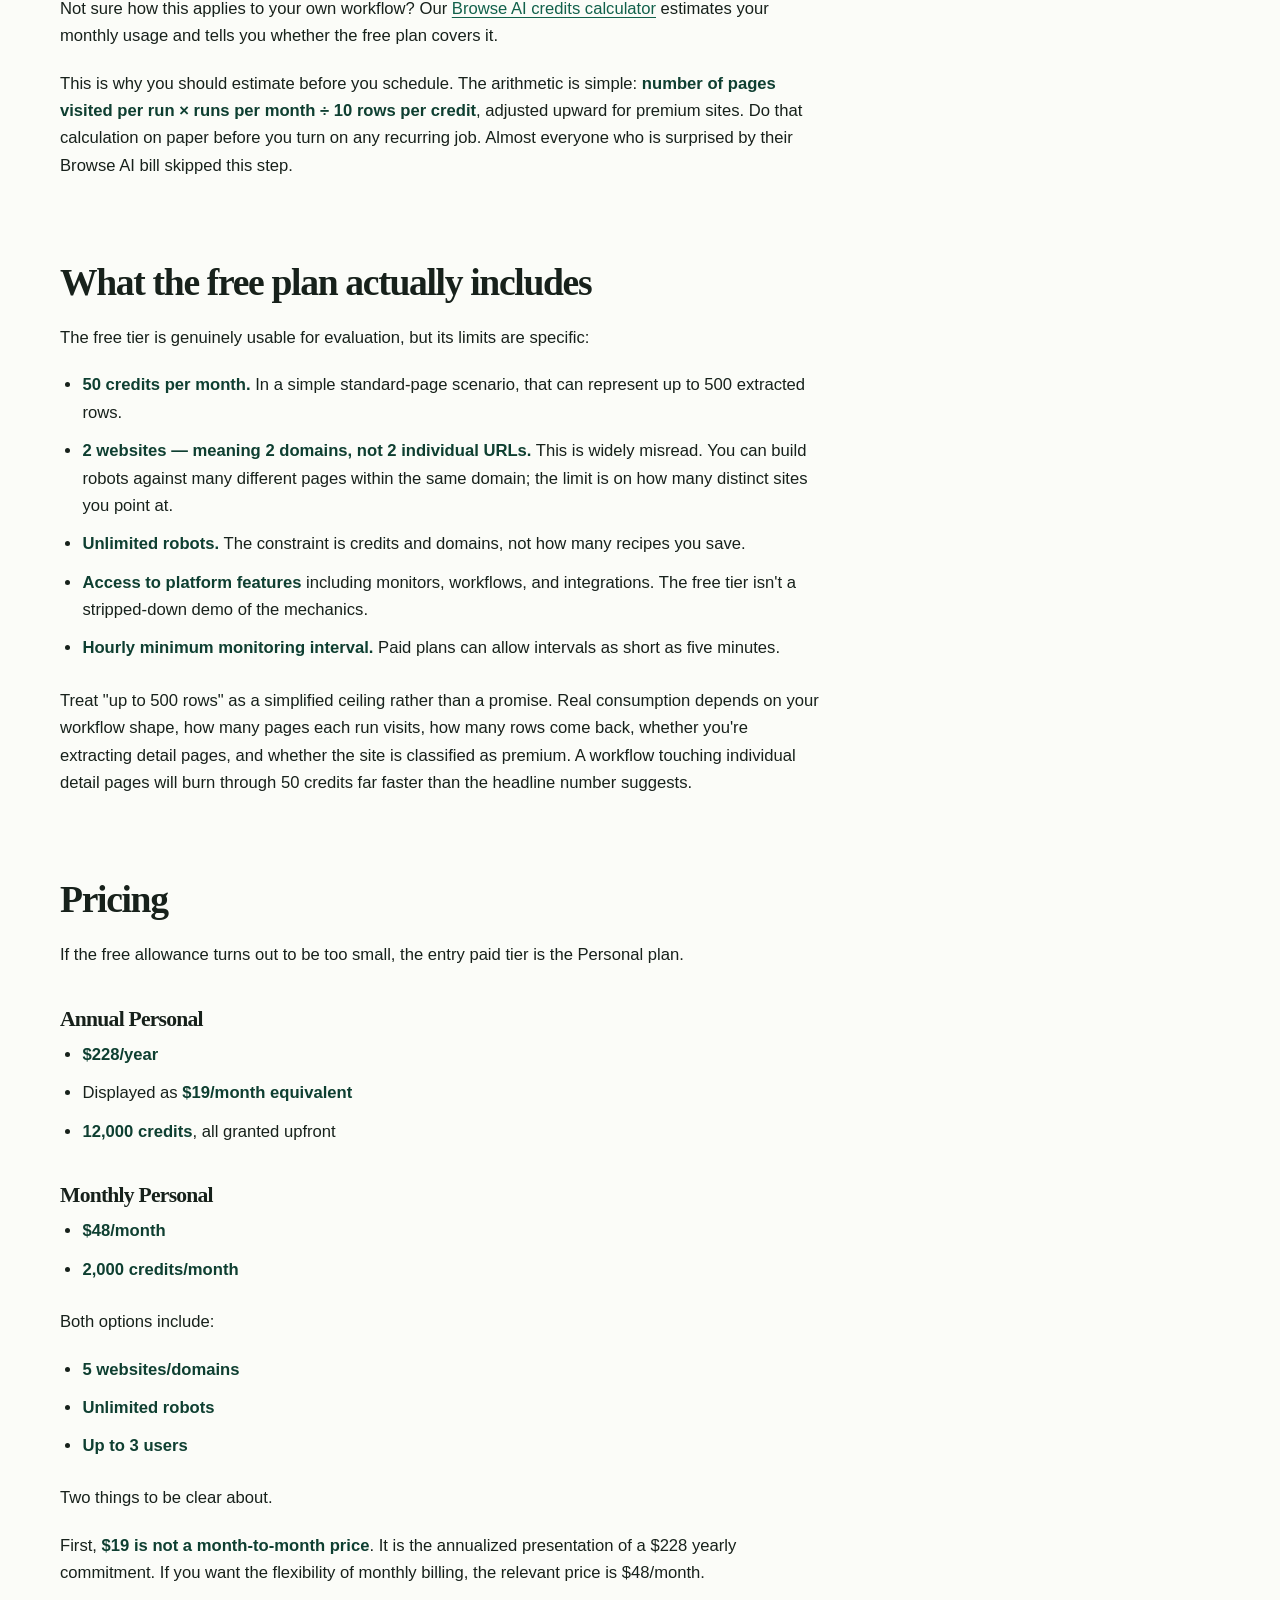
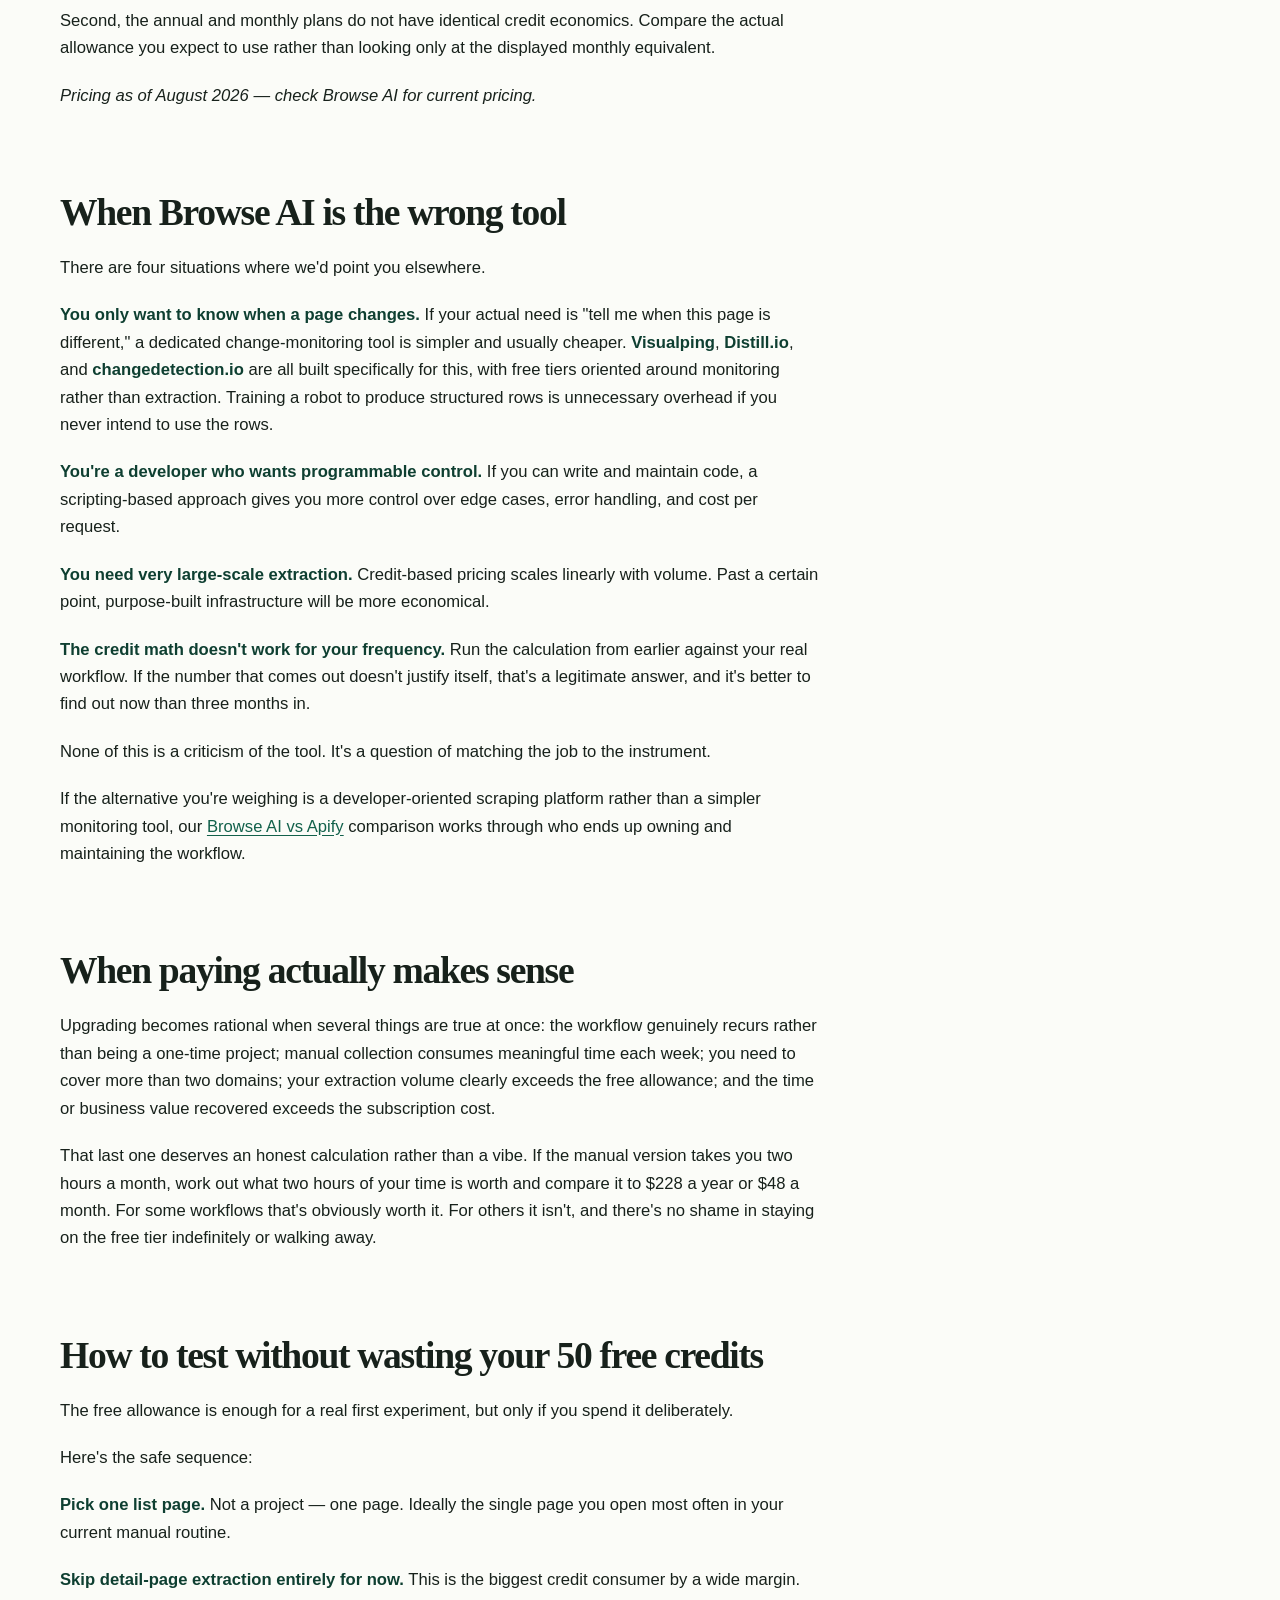
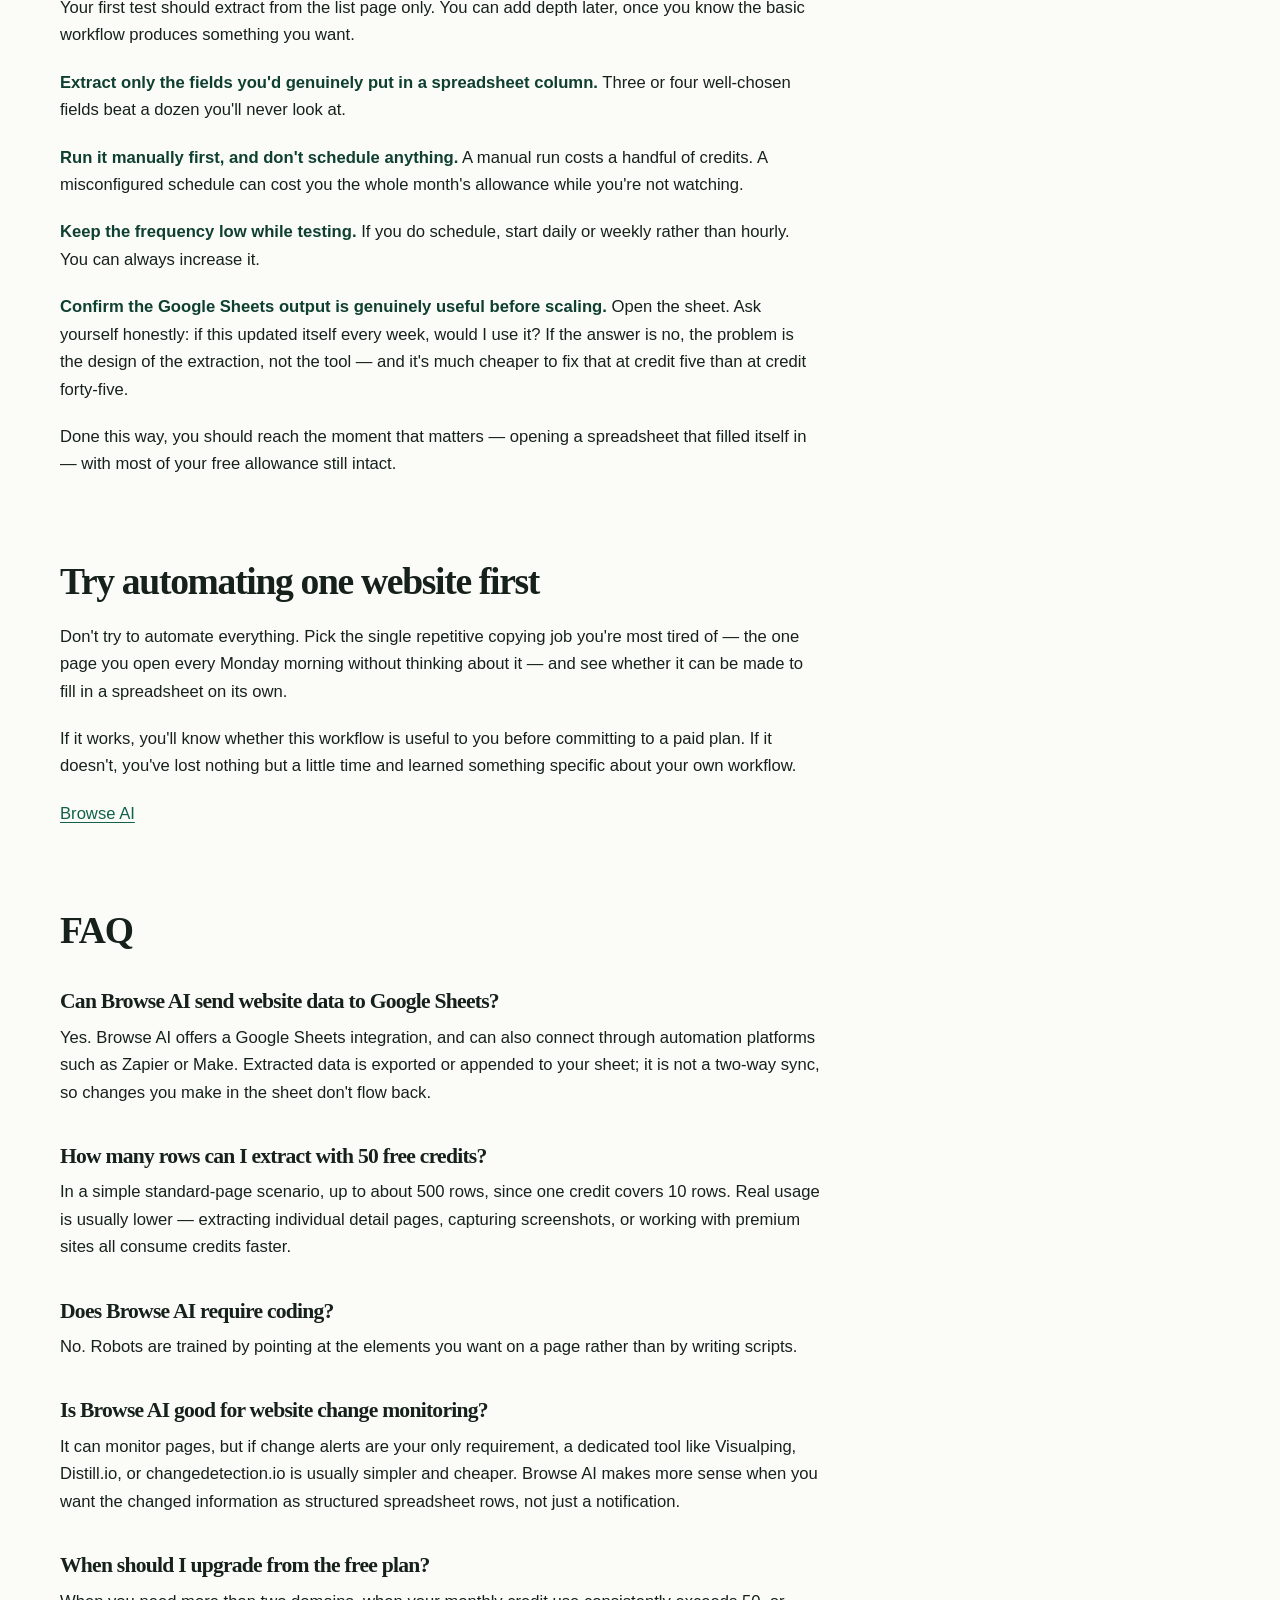
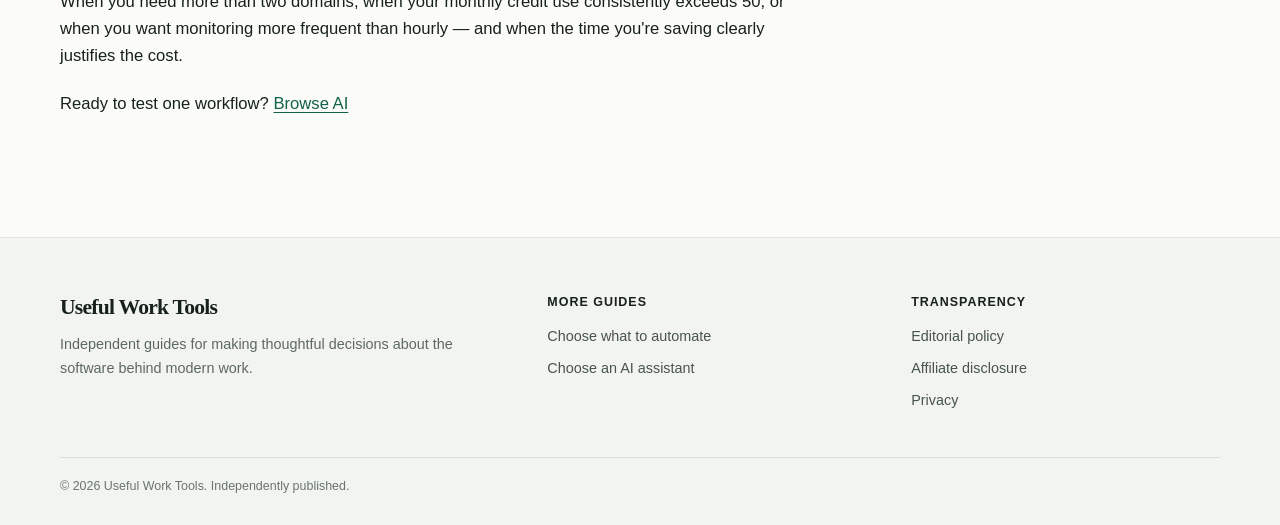
<file: website-data-to-google-sheets-no-code.html>
<!DOCTYPE html>
<html lang="en">
<head>
  <meta charset="utf-8">
  <meta name="viewport" content="width=device-width, initial-scale=1">
  <title>How to Automatically Pull Website Data into Google Sheets (No Coding)</title>
  <meta name="description" content="Stop copying the same website data into spreadsheets by hand. Here's how to set up an automated website-to-Google-Sheets workflow with no code — plus honest credit costs, free plan limits, and when a different tool is the better choice.">
  <meta name="author" content="Useful Work Tools Editorial Desk">
  <meta property="article:published_time" content="2026-08-14">
  <meta property="article:modified_time" content="2026-08-14">
  <meta property="og:type" content="article">
  <meta property="og:site_name" content="Useful Work Tools">
  <meta property="og:title" content="How to Automatically Pull Website Data into Google Sheets (No Coding)">
  <meta property="og:description" content="Stop copying the same website data into spreadsheets by hand. Here's how to set up an automated website-to-Google-Sheets workflow with no code — plus honest credit costs, free plan limits, and when a different tool is the better choice.">
  <meta property="og:url" content="https://usefulworktools.com/website-data-to-google-sheets-no-code.html">
  <meta name="twitter:card" content="summary_large_image">
  <link rel="canonical" href="https://usefulworktools.com/website-data-to-google-sheets-no-code.html">
  <link rel="icon" href="/assets/favicon.svg" type="image/svg+xml">
  <link rel="stylesheet" href="/assets/styles.css">
  <script type="application/ld+json">
  {
    "@context": "https://schema.org",
    "@type": "Article",
    "headline": "How to Automatically Pull Website Data into Google Sheets — No Coding",
    "description": "Stop copying the same website data into spreadsheets by hand. Here's how to set up an automated website-to-Google-Sheets workflow with no code — plus honest credit costs, free plan limits, and when a different tool is the better choice.",
    "datePublished": "2026-08-14",
    "dateModified": "2026-08-14",
    "author": {
      "@type": "Organization",
      "name": "Useful Work Tools Editorial Desk"
    },
    "publisher": {
      "@type": "Organization",
      "name": "Useful Work Tools"
    },
    "mainEntityOfPage": {
      "@type": "WebPage",
      "@id": "https://usefulworktools.com/website-data-to-google-sheets-no-code.html"
    }
  }
  </script>
  <script type="application/ld+json">
  {
    "@context": "https://schema.org",
    "@type": "FAQPage",
    "mainEntity": [
      {
        "@type": "Question",
        "name": "Can Browse AI send website data to Google Sheets?",
        "acceptedAnswer": {
          "@type": "Answer",
          "text": "Yes. Browse AI offers a Google Sheets integration, and can also connect through automation platforms such as Zapier or Make. Extracted data is exported or appended to your sheet; it is not a two-way sync, so changes you make in the sheet don't flow back."
        }
      },
      {
        "@type": "Question",
        "name": "How many rows can I extract with 50 free credits?",
        "acceptedAnswer": {
          "@type": "Answer",
          "text": "In a simple standard-page scenario, up to about 500 rows, since one credit covers 10 rows. Real usage is usually lower — extracting individual detail pages, capturing screenshots, or working with premium sites all consume credits faster."
        }
      },
      {
        "@type": "Question",
        "name": "Does Browse AI require coding?",
        "acceptedAnswer": {
          "@type": "Answer",
          "text": "No. Robots are trained by pointing at the elements you want on a page rather than by writing scripts."
        }
      },
      {
        "@type": "Question",
        "name": "Is Browse AI good for website change monitoring?",
        "acceptedAnswer": {
          "@type": "Answer",
          "text": "It can monitor pages, but if change alerts are your only requirement, a dedicated tool like Visualping, Distill.io, or changedetection.io is usually simpler and cheaper. Browse AI makes more sense when you want the changed information as structured spreadsheet rows, not just a notification."
        }
      },
      {
        "@type": "Question",
        "name": "When should I upgrade from the free plan?",
        "acceptedAnswer": {
          "@type": "Answer",
          "text": "When you need more than two domains, when your monthly credit use consistently exceeds 50, or when you want monitoring more frequent than hourly — and when the time you're saving clearly justifies the cost."
        }
      }
    ]
  }
  </script>
  <!-- Google tag (gtag.js) -->
  <script async src="https://www.googletagmanager.com/gtag/js?id=G-71C3QTR85H"></script>
  <script>
    window.dataLayer = window.dataLayer || [];
    function gtag(){dataLayer.push(arguments);}
    gtag('js', new Date());
    gtag('config', 'G-71C3QTR85H');
  </script>
  <script src="/assets/analytics.js" defer></script>
</head>
<body>
  <a class="skip-link" href="#article">Skip to article</a>
  <header class="site-header"><div class="nav-shell"><a class="brand" href="/"><span class="brand-mark" aria-hidden="true">U</span>Useful Work Tools</a><nav class="site-nav" aria-label="Primary navigation"><a href="/#guides">Guides</a><a href="/about.html">About</a><a href="/editorial-policy.html">Editorial policy</a><a href="/contact.html">Contact</a></nav></div></header>
  <main>
    <header class="article-header container"><p class="kicker">Automation guide</p><h1>How to Automatically Pull Website Data into Google Sheets — No Coding</h1><p class="dek">Stop copying the same website data into spreadsheets by hand. Here's how to set up an automated website-to-Google-Sheets workflow with no code — plus honest credit costs, free plan limits, and when a different tool is the better choice.</p><div class="byline"><span>By Useful Work Tools Editorial Desk</span><span>Published and reviewed August 14, 2026</span></div></header>
    <div class="container article-layout">
      <article class="article-body" id="article">
        <p>You open the same three browser tabs you opened yesterday. A competitor's pricing page. A supplier's product listing. A job board, or a property portal, or a directory of leads.</p>
        <p>You scan for what changed. You highlight a row. You copy it. You switch to Google Sheets, find the right tab, and paste. Then you fix the formatting, because it never pastes cleanly. Then you do it again for the next item.</p>
        <p>Tomorrow, or next Monday, you will do the exact same thing.</p>
        <p>This is one of the most common forms of invisible work in a small business. It rarely takes long enough on any single day to feel like a real problem — twenty minutes here, half an hour there — but it repeats forever, it can't be delegated easily, and it produces nothing except a spreadsheet that was already out of date the moment you finished filling it in.</p>
        <p>The good news is that this specific pattern — <em>the same pages, the same fields, on a repeating schedule</em> — is one of the easiest kinds of work to hand off to software. And you do not need to know how to code to do it.</p>
        <div class="disclosure-note"><p><em>This article may contain affiliate links. If you purchase through them, we may earn a commission at no extra cost to you. Our editorial decisions are independent.</em></p></div>

        <h2 id="finished-workflow">What the finished workflow actually looks like</h2>
        <p>Before we get into setup, it's worth being clear about the destination. Here is the shape of the thing you're building:</p>
        <p><strong>Website → Browse AI robot → structured extracted data → Google Sheets</strong></p>
        <p>In plain terms: you show a tool which page you care about and which pieces of information on that page matter to you. The tool visits that page on a schedule you choose, pulls out those specific pieces of information as clean rows and columns, and sends the results into a Google Sheet.</p>
        <p>What disappears from your current routine is the middle part — the opening, the scanning, the copying, the pasting, the reformatting. What remains is the part that was always the actual point: looking at a spreadsheet of current information and deciding what to do about it.</p>
        <p>The distinction that matters here is between <em>scraping</em> and <em>accumulating</em>. Plenty of tools can grab data off a page once. The value in this workflow is that the same fields land in the same columns every time, so your spreadsheet becomes a growing record rather than a snapshot you rebuild by hand.</p>
        <p>Concretely, that might mean:</p>
        <ul>
          <li><strong>Competitor prices</strong> — a row per product, refreshed weekly, so you can see movement over time instead of guessing.</li>
          <li><strong>Ecommerce product lists</strong> — a supplier's or marketplace's catalog page, captured as structured rows with names, prices, and availability.</li>
          <li><strong>Job listings</strong> — new roles from a company careers page or a niche board, collected into a sheet you can filter and annotate.</li>
          <li><strong>Real estate listings</strong> — properties matching a search, with price, location, and specs in separate columns.</li>
          <li><strong>Lead directories</strong> — business listings from an industry directory, pulled into a sheet you can work through.</li>
          <li><strong>Research datasets</strong> — any repeating table of public information you currently rebuild by hand for reports.</li>
        </ul>
        <p>One accuracy note, because it's a common misunderstanding: Browse AI can <strong>export or append</strong> extracted data to a Google Sheet. It sends results into your sheet. It is not a two-way synchronization system — edits you make in the sheet do not flow back to the tool or to the source website.</p>

        <h2 id="who-for">Who this is actually for</h2>
        <p>This workflow earns its keep for people who collect <em>structured</em> information <em>repeatedly</em>. If you've ever built the same spreadsheet twice, you're in the target group.</p>
        <p>That typically includes small ecommerce operators watching competitor products and prices, marketers assembling lead lists from directories, solo operators building research datasets for clients or their own analysis, anyone tracking job, property, or other listing feeds, and researchers who keep moving website tables into spreadsheets by hand.</p>
        <p>It's a poorer fit if your collection is genuinely one-off, if the information you need isn't structured in any consistent way on the page, or if what you want is simply to be told when a page changes. We'll come back to that last case, because it's common and there are better tools for it.</p>

        <h2 id="setup">Setting it up, step by step</h2>
        <p>What follows is the conceptual shape of the process rather than a click-by-click walkthrough, since interface details change and you should trust what's on your screen over what's in an article.</p>
        <p><strong>1. Create an account.</strong> Browse AI has a free plan that requires no payment details to start. Sign up before you decide anything about paid tiers — the free allowance is enough to find out whether this approach fits your situation. <!-- AFFILIATE_SLOT:BROWSE_AI -->
<a href="https://www.browse.ai/" class="affiliate-slot" data-affiliate="browse-ai" rel="nofollow">Browse AI</a></p>
        <p><strong>2. Pick your first page carefully.</strong> This matters more than people expect. Choose a page that already displays the information you want as a repeating list — a product grid, a search results page, a directory listing. A page where each item looks structurally the same as the item below it is far easier to work with than a page of prose.</p>
        <p><strong>3. Train a robot on that page.</strong> Browse AI's core concept is a "robot": a saved recipe for visiting a page and pulling specific information out of it. You train it by pointing at the elements you want rather than by writing code. In practice this means indicating an example — this is the product name, this is the price, this is the link — and letting the tool infer the same fields for every other item in the list.</p>
        <p><strong>4. Define only the fields you actually need.</strong> There's a temptation to capture everything visible. Resist it. Every field you add is more data to review, and in some configurations more credits consumed. Ask what you would actually put in a spreadsheet column and use.</p>
        <p><strong>5. Run it manually and read the output.</strong> Before you schedule anything, execute the robot once and look hard at the result. Are the columns aligned? Did prices come through as numbers or with currency symbols glued on? Did it capture all the items or stop partway? This review step is where most setup problems reveal themselves, and it's cheap to fix things now.</p>
        <p><strong>6. Connect Google Sheets.</strong> Browse AI offers a Google Sheets integration, and can also connect through automation platforms such as Zapier or Make. Which route makes sense depends on whether you want a straightforward dump of results into a sheet or something more elaborate involving other apps in the chain.</p>
        <p><strong>7. Export or append the results.</strong> Point the output at a specific sheet. Decide whether each run should add new rows to a growing log or replace what's there — the first is better for tracking change over time, the second for maintaining a current-state list.</p>
        <p><strong>8. Schedule it, once you trust it.</strong> Only after a manual run has produced output you'd actually use should you set a recurring schedule. Frequency is a real decision with cost consequences, which brings us to the part most articles skip.</p>

        <h2 id="credits">Credits: the part you need to understand before you commit</h2>
        <p>Browse AI bills on credits rather than on a flat "unlimited scraping" basis, and misunderstanding how credits are consumed is the single most common way people have a bad experience with it. So here are the mechanics, plainly.</p>
        <p><strong>One credit gets you 10 rows of data extracted from a page, or one screenshot.</strong> That's the base unit.</p>
        <p><strong>Some sites cost more.</strong> A small number of sites are classified as premium — typically because they require heavier infrastructure to load or have more aggressive bot prevention. Each run against those sites carries a minimum cost somewhere between 2 and 10 credits.</p>
        <p><strong>Credits reset at the end of your billing cycle, and unused credits do not roll over.</strong> You cannot bank them.</p>
        <p>Now the part that actually determines your monthly cost. Consider a list page showing 50 products:</p>
        <ul>
          <li>Extracting that <strong>list page</strong> returns 50 rows, which at 10 rows per credit costs <strong>5 credits</strong>.</li>
          <li>If you also want details from each product's <strong>own page</strong> — full description, specifications, stock status — that's 50 separate page visits, costing roughly <strong>50 additional credits</strong>.</li>
          <li>If you then <strong>monitor</strong> those 50 detail pages, checking every 3 days, that's ten checks per page per month: 50 × 10 = approximately <strong>500 credits per month</strong>.</li>
        </ul>
        <p>Look at the progression. The list page was five credits. Adding detail pages made it fifty-five. Adding a monitoring schedule made it around five hundred. Nothing about that workflow felt extravagant at any single step, and yet the cost moved by two orders of magnitude.</p>
        <p>Not sure how this applies to your own workflow? Our <a href="/browse-ai-credits-calculator.html">Browse AI credits calculator</a> estimates your monthly usage and tells you whether the free plan covers it.</p>
        <p>This is why you should estimate before you schedule. The arithmetic is simple: <strong>number of pages visited per run × runs per month ÷ 10 rows per credit</strong>, adjusted upward for premium sites. Do that calculation on paper before you turn on any recurring job. Almost everyone who is surprised by their Browse AI bill skipped this step.</p>

        <h2 id="free-plan">What the free plan actually includes</h2>
        <p>The free tier is genuinely usable for evaluation, but its limits are specific:</p>
        <ul>
          <li><strong>50 credits per month.</strong> In a simple standard-page scenario, that can represent up to 500 extracted rows.</li>
          <li><strong>2 websites — meaning 2 domains, not 2 individual URLs.</strong> This is widely misread. You can build robots against many different pages within the same domain; the limit is on how many distinct sites you point at.</li>
          <li><strong>Unlimited robots.</strong> The constraint is credits and domains, not how many recipes you save.</li>
          <li><strong>Access to platform features</strong> including monitors, workflows, and integrations. The free tier isn't a stripped-down demo of the mechanics.</li>
          <li><strong>Hourly minimum monitoring interval.</strong> Paid plans can allow intervals as short as five minutes.</li>
        </ul>
        <p>Treat "up to 500 rows" as a simplified ceiling rather than a promise. Real consumption depends on your workflow shape, how many pages each run visits, how many rows come back, whether you're extracting detail pages, and whether the site is classified as premium. A workflow touching individual detail pages will burn through 50 credits far faster than the headline number suggests.</p>

        <h2 id="pricing">Pricing</h2>
        <p>If the free allowance turns out to be too small, the entry paid tier is the Personal plan.</p>
        <h3>Annual Personal</h3>
        <ul>
          <li><strong>$228/year</strong></li>
          <li>Displayed as <strong>$19/month equivalent</strong></li>
          <li><strong>12,000 credits</strong>, all granted upfront</li>
        </ul>
        <h3>Monthly Personal</h3>
        <ul>
          <li><strong>$48/month</strong></li>
          <li><strong>2,000 credits/month</strong></li>
        </ul>
        <p>Both options include:</p>
        <ul>
          <li><strong>5 websites/domains</strong></li>
          <li><strong>Unlimited robots</strong></li>
          <li><strong>Up to 3 users</strong></li>
        </ul>
        <p>Two things to be clear about.</p>
        <p>First, <strong>$19 is not a month-to-month price</strong>. It is the annualized presentation of a $228 yearly commitment. If you want the flexibility of monthly billing, the relevant price is $48/month.</p>
        <p>Second, the annual and monthly plans do not have identical credit economics. Compare the actual allowance you expect to use rather than looking only at the displayed monthly equivalent.</p>
        <p><em>Pricing as of August 2026 — check Browse AI for current pricing.</em></p>

        <h2 id="wrong-tool">When Browse AI is the wrong tool</h2>
        <p>There are four situations where we'd point you elsewhere.</p>
        <p><strong>You only want to know when a page changes.</strong> If your actual need is "tell me when this page is different," a dedicated change-monitoring tool is simpler and usually cheaper. <strong>Visualping</strong>, <strong>Distill.io</strong>, and <strong>changedetection.io</strong> are all built specifically for this, with free tiers oriented around monitoring rather than extraction. Training a robot to produce structured rows is unnecessary overhead if you never intend to use the rows.</p>
        <p><strong>You're a developer who wants programmable control.</strong> If you can write and maintain code, a scripting-based approach gives you more control over edge cases, error handling, and cost per request.</p>
        <p><strong>You need very large-scale extraction.</strong> Credit-based pricing scales linearly with volume. Past a certain point, purpose-built infrastructure will be more economical.</p>
        <p><strong>The credit math doesn't work for your frequency.</strong> Run the calculation from earlier against your real workflow. If the number that comes out doesn't justify itself, that's a legitimate answer, and it's better to find out now than three months in.</p>
        <p>None of this is a criticism of the tool. It's a question of matching the job to the instrument.</p>
        <p>If the alternative you're weighing is a developer-oriented scraping platform rather than a simpler monitoring tool, our <a href="/browse-ai-vs-apify.html">Browse AI vs Apify</a> comparison works through who ends up owning and maintaining the workflow.</p>

        <h2 id="when-paying">When paying actually makes sense</h2>
        <p>Upgrading becomes rational when several things are true at once: the workflow genuinely recurs rather than being a one-time project; manual collection consumes meaningful time each week; you need to cover more than two domains; your extraction volume clearly exceeds the free allowance; and the time or business value recovered exceeds the subscription cost.</p>
        <p>That last one deserves an honest calculation rather than a vibe. If the manual version takes you two hours a month, work out what two hours of your time is worth and compare it to $228 a year or $48 a month. For some workflows that's obviously worth it. For others it isn't, and there's no shame in staying on the free tier indefinitely or walking away.</p>

        <h2 id="test-free">How to test without wasting your 50 free credits</h2>
        <p>The free allowance is enough for a real first experiment, but only if you spend it deliberately.</p>
        <p>Here's the safe sequence:</p>
        <p><strong>Pick one list page.</strong> Not a project — one page. Ideally the single page you open most often in your current manual routine.</p>
        <p><strong>Skip detail-page extraction entirely for now.</strong> This is the biggest credit consumer by a wide margin. Your first test should extract from the list page only. You can add depth later, once you know the basic workflow produces something you want.</p>
        <p><strong>Extract only the fields you'd genuinely put in a spreadsheet column.</strong> Three or four well-chosen fields beat a dozen you'll never look at.</p>
        <p><strong>Run it manually first, and don't schedule anything.</strong> A manual run costs a handful of credits. A misconfigured schedule can cost you the whole month's allowance while you're not watching.</p>
        <p><strong>Keep the frequency low while testing.</strong> If you do schedule, start daily or weekly rather than hourly. You can always increase it.</p>
        <p><strong>Confirm the Google Sheets output is genuinely useful before scaling.</strong> Open the sheet. Ask yourself honestly: if this updated itself every week, would I use it? If the answer is no, the problem is the design of the extraction, not the tool — and it's much cheaper to fix that at credit five than at credit forty-five.</p>
        <p>Done this way, you should reach the moment that matters — opening a spreadsheet that filled itself in — with most of your free allowance still intact.</p>

        <h2 id="try-one">Try automating one website first</h2>
        <p>Don't try to automate everything. Pick the single repetitive copying job you're most tired of — the one page you open every Monday morning without thinking about it — and see whether it can be made to fill in a spreadsheet on its own.</p>
        <p>If it works, you'll know whether this workflow is useful to you before committing to a paid plan. If it doesn't, you've lost nothing but a little time and learned something specific about your own workflow.</p>
        <p><!-- AFFILIATE_SLOT:BROWSE_AI -->
<a href="https://www.browse.ai/" class="affiliate-slot" data-affiliate="browse-ai" rel="nofollow">Browse AI</a></p>

        <h2 id="faq">FAQ</h2>
        <h3>Can Browse AI send website data to Google Sheets?</h3>
        <p>Yes. Browse AI offers a Google Sheets integration, and can also connect through automation platforms such as Zapier or Make. Extracted data is exported or appended to your sheet; it is not a two-way sync, so changes you make in the sheet don't flow back.</p>
        <h3>How many rows can I extract with 50 free credits?</h3>
        <p>In a simple standard-page scenario, up to about 500 rows, since one credit covers 10 rows. Real usage is usually lower — extracting individual detail pages, capturing screenshots, or working with premium sites all consume credits faster.</p>
        <h3>Does Browse AI require coding?</h3>
        <p>No. Robots are trained by pointing at the elements you want on a page rather than by writing scripts.</p>
        <h3>Is Browse AI good for website change monitoring?</h3>
        <p>It can monitor pages, but if change alerts are your only requirement, a dedicated tool like Visualping, Distill.io, or changedetection.io is usually simpler and cheaper. Browse AI makes more sense when you want the changed information as structured spreadsheet rows, not just a notification.</p>
        <h3>When should I upgrade from the free plan?</h3>
        <p>When you need more than two domains, when your monthly credit use consistently exceeds 50, or when you want monitoring more frequent than hourly — and when the time you're saving clearly justifies the cost.</p>
        <p>Ready to test one workflow? <!-- AFFILIATE_SLOT:BROWSE_AI -->
<a href="https://www.browse.ai/" class="affiliate-slot" data-affiliate="browse-ai" rel="nofollow">Browse AI</a></p>
      </article>
      <aside class="article-aside"><strong>In this guide</strong><nav aria-label="Article sections"><a href="#finished-workflow">The finished workflow</a><a href="#who-for">Who it is for</a><a href="#setup">Set it up</a><a href="#credits">Understand credits</a><a href="#free-plan">Free plan limits</a><a href="#pricing">Pricing</a><a href="#wrong-tool">When to use another tool</a><a href="#when-paying">When paying makes sense</a><a href="#test-free">Test with free credits</a><a href="#faq">FAQ</a></nav><div class="aside-rule"></div><strong>Editorial links</strong><a href="/editorial-policy.html">Editorial policy</a><a href="/disclosure.html">Affiliate disclosure</a></aside>
    </div>
  </main>
  <footer class="site-footer"><div class="container footer-grid"><div><h2>Useful Work Tools</h2><p>Independent guides for making thoughtful decisions about the software behind modern work.</p></div><div><h3>More guides</h3><div class="footer-links"><a href="/automation-readiness-guide.html">Choose what to automate</a><a href="/choose-ai-work-assistant.html">Choose an AI assistant</a></div></div><div><h3>Transparency</h3><div class="footer-links"><a href="/editorial-policy.html">Editorial policy</a><a href="/disclosure.html">Affiliate disclosure</a><a href="/privacy.html">Privacy</a></div></div></div><div class="container footer-bottom">© 2026 Useful Work Tools. Independently published.</div></footer>
</body>
</html>
</file>
<file: assets/styles.css>
:root {
  --ink: #17211b;
  --muted: #5c6961;
  --paper: #fbfcf8;
  --surface: #ffffff;
  --line: #dfe5de;
  --green: #12614b;
  --green-dark: #0b4636;
  --green-soft: #e8f2ed;
  --sand: #f2eee5;
  --amber: #a85d1a;
  --shadow: 0 18px 55px rgba(20, 45, 34, 0.08);
  --radius: 18px;
  --content: 1160px;
  color-scheme: light;
}

* { box-sizing: border-box; }

html {
  scroll-behavior: smooth;
  -webkit-text-size-adjust: 100%;
}

body {
  margin: 0;
  background: var(--paper);
  color: var(--ink);
  font-family: Inter, ui-sans-serif, -apple-system, BlinkMacSystemFont, "Segoe UI", sans-serif;
  font-size: 1rem;
  line-height: 1.65;
  text-rendering: optimizeLegibility;
}

img, svg { display: block; max-width: 100%; }
a { color: var(--green); text-underline-offset: 0.18em; }
a:hover { color: var(--green-dark); }
button, input, textarea { font: inherit; }

:focus-visible {
  outline: 3px solid #e19a4b;
  outline-offset: 3px;
  border-radius: 3px;
}

.skip-link {
  position: fixed;
  top: 12px;
  left: 12px;
  z-index: 100;
  transform: translateY(-180%);
  padding: 10px 14px;
  background: var(--ink);
  color: #fff;
  border-radius: 8px;
}

.skip-link:focus { transform: none; }

.site-header {
  position: sticky;
  top: 0;
  z-index: 20;
  border-bottom: 1px solid rgba(223, 229, 222, 0.92);
  background: rgba(251, 252, 248, 0.94);
  backdrop-filter: blur(14px);
}

.nav-shell {
  width: min(calc(100% - 36px), var(--content));
  min-height: 70px;
  margin: 0 auto;
  display: flex;
  align-items: center;
  justify-content: space-between;
  gap: 24px;
}

.brand {
  display: inline-flex;
  align-items: center;
  gap: 10px;
  color: var(--ink);
  font-weight: 760;
  letter-spacing: -0.02em;
  text-decoration: none;
}

.brand-mark {
  width: 30px;
  height: 30px;
  border-radius: 10px 10px 10px 3px;
  display: grid;
  place-items: center;
  background: var(--green);
  color: #fff;
  font-family: Georgia, serif;
  font-size: 1.05rem;
}

.site-nav { display: flex; align-items: center; gap: 24px; }
.site-nav a {
  color: var(--muted);
  font-size: 0.94rem;
  font-weight: 620;
  text-decoration: none;
}
.site-nav a:hover, .site-nav a[aria-current="page"] { color: var(--green); }

.container {
  width: min(calc(100% - 36px), var(--content));
  margin-inline: auto;
}

.narrow { width: min(calc(100% - 36px), 760px); margin-inline: auto; }

.eyebrow, .kicker {
  margin: 0 0 12px;
  color: var(--green);
  font-size: 0.76rem;
  font-weight: 780;
  letter-spacing: 0.12em;
  line-height: 1.3;
  text-transform: uppercase;
}

h1, h2, h3 {
  margin-top: 0;
  font-family: Georgia, "Times New Roman", serif;
  font-weight: 650;
  letter-spacing: -0.035em;
  line-height: 1.1;
}

h1 { font-size: clamp(2.55rem, 7vw, 5.7rem); }
h2 { font-size: clamp(1.9rem, 4vw, 3rem); }
h3 { font-size: 1.4rem; }
p { margin: 0 0 1.2em; }

.hero {
  padding: clamp(74px, 12vw, 142px) 0 clamp(70px, 10vw, 116px);
  border-bottom: 1px solid var(--line);
  background:
    radial-gradient(circle at 84% 20%, rgba(18, 97, 75, 0.12), transparent 26rem),
    linear-gradient(180deg, #fbfcf8 0%, #f6f8f3 100%);
}

.hero-grid {
  display: grid;
  grid-template-columns: minmax(0, 1.45fr) minmax(260px, 0.55fr);
  gap: clamp(50px, 10vw, 130px);
  align-items: end;
}

.hero h1 { max-width: 850px; margin-bottom: 24px; }
.hero-copy { max-width: 720px; color: #3e4b43; font-size: clamp(1.08rem, 2vw, 1.28rem); }
.hero-note {
  padding: 24px 0 2px;
  border-top: 1px solid #bfcac1;
  color: var(--muted);
  font-size: 0.92rem;
}
.hero-note strong { display: block; margin-bottom: 7px; color: var(--ink); }

.topic-row { display: flex; flex-wrap: wrap; gap: 9px; margin-top: 30px; }
.topic-row span, .tag {
  display: inline-flex;
  align-items: center;
  padding: 7px 11px;
  border: 1px solid #cfd8d0;
  border-radius: 999px;
  background: rgba(255,255,255,0.7);
  color: #46544b;
  font-size: 0.77rem;
  font-weight: 680;
  line-height: 1;
}

.section { padding: clamp(68px, 10vw, 116px) 0; }
.section + .section { border-top: 1px solid var(--line); }
.section-heading {
  display: flex;
  align-items: end;
  justify-content: space-between;
  gap: 32px;
  margin-bottom: 38px;
}
.section-heading h2 { max-width: 680px; margin-bottom: 0; }
.section-heading p { max-width: 400px; margin: 0; color: var(--muted); }

.article-grid {
  display: grid;
  grid-template-columns: repeat(3, minmax(0, 1fr));
  gap: 20px;
}

.article-card {
  min-height: 100%;
  display: flex;
  flex-direction: column;
  padding: 28px;
  border: 1px solid var(--line);
  border-radius: var(--radius);
  background: var(--surface);
  box-shadow: 0 1px 0 rgba(23, 33, 27, 0.02);
  transition: transform 180ms ease, box-shadow 180ms ease, border-color 180ms ease;
}
.article-card:hover { transform: translateY(-4px); border-color: #bac9be; box-shadow: var(--shadow); }
.article-card .card-number { color: #93a099; font-family: Georgia, serif; font-size: 1rem; }
.article-card h3 { margin: 44px 0 14px; font-size: 1.65rem; }
.article-card h3 a { color: var(--ink); text-decoration: none; }
.article-card p { color: var(--muted); }
.article-card .card-meta { margin-top: auto; padding-top: 18px; color: var(--green); font-size: 0.82rem; font-weight: 700; }

.principles { background: var(--green-dark); color: #eff7f2; }
.principles .eyebrow { color: #a9d8c8; }
.principles h2 { color: #fff; }
.principle-grid { display: grid; grid-template-columns: repeat(3, 1fr); gap: 34px; margin-top: 46px; }
.principle { padding-top: 22px; border-top: 1px solid rgba(255,255,255,0.22); }
.principle h3 { margin-bottom: 10px; color: #fff; }
.principle p { margin-bottom: 0; color: #cadbd3; font-size: 0.95rem; }

.page-hero { padding: clamp(64px, 10vw, 108px) 0 58px; border-bottom: 1px solid var(--line); }
.page-hero h1 { max-width: 900px; margin-bottom: 24px; font-size: clamp(2.5rem, 7vw, 4.8rem); }
.page-hero .lede { max-width: 760px; color: #425047; font-size: 1.18rem; }

.article-header { padding: clamp(60px, 9vw, 105px) 0 48px; }
.article-header h1 { max-width: 910px; margin-bottom: 25px; font-size: clamp(2.5rem, 7vw, 5rem); }
.article-header .dek { max-width: 760px; color: #46544b; font-size: 1.2rem; }
.byline {
  display: flex;
  flex-wrap: wrap;
  gap: 8px 22px;
  margin-top: 30px;
  color: var(--muted);
  font-size: 0.86rem;
}

.article-layout {
  display: grid;
  grid-template-columns: minmax(0, 760px) 240px;
  gap: clamp(45px, 8vw, 110px);
  align-items: start;
  padding-bottom: 100px;
}

/* min-width:0 lets this grid item shrink below its min-content width, so a wide
   table scrolls inside .table-wrap instead of widening the column and pushing
   the edge-to-edge mobile bleed past the viewport. */
.article-body { min-width: 0; font-size: 1.04rem; }
.article-body h2 { margin: 2.2em 0 0.55em; font-size: clamp(1.7rem, 4vw, 2.35rem); }
.article-body h3 { margin: 1.8em 0 0.45em; font-size: 1.35rem; }
.article-body ul, .article-body ol { margin: 0 0 1.5em; padding-left: 1.35em; }
.article-body li { margin-bottom: 0.65em; }
.article-body strong { color: #0e3f31; }
.article-body hr { margin: 46px 0; border: 0; border-top: 1px solid var(--line); }
.article-body blockquote {
  margin: 32px 0;
  padding: 22px 25px;
  border-left: 4px solid var(--green);
  background: var(--green-soft);
  color: #2c4438;
}

.note, .disclosure-note {
  margin: 30px 0;
  padding: 21px 23px;
  border: 1px solid #cedbd1;
  border-radius: 12px;
  background: var(--green-soft);
  color: #30463b;
  font-size: 0.94rem;
}
.disclosure-note { border-color: #dfd6c3; background: var(--sand); }
.note p:last-child, .disclosure-note p:last-child { margin-bottom: 0; }

.table-wrap { margin: 28px 0 36px; overflow-x: auto; border: 1px solid var(--line); border-radius: 12px; }
table { width: 100%; border-collapse: collapse; background: #fff; font-size: 0.9rem; }
th, td { padding: 14px 15px; border-bottom: 1px solid var(--line); text-align: left; vertical-align: top; }
th { background: #f2f5f1; color: #35443b; font-size: 0.78rem; letter-spacing: 0.04em; text-transform: uppercase; }
tr:last-child td { border-bottom: 0; }

.product-link {
  display: inline-flex;
  align-items: center;
  gap: 7px;
  font-weight: 700;
}
.product-link::after { content: "↗"; font-size: 0.9em; }

/* Credit estimator (article: browse-ai-credits-calculator) */
.calc {
  margin: 34px 0 38px;
  border: 1px solid var(--line);
  border-radius: var(--radius);
  background: var(--surface);
  box-shadow: 0 1px 0 rgba(23, 33, 27, 0.02);
  overflow: hidden;
}
.calc-inner { padding: clamp(18px, 4vw, 28px); }
.calc h3 { margin: 0 0 10px; font-size: 1.3rem; }
.calc-intro { margin: 0 0 22px; color: var(--muted); font-size: 0.88rem; }

.calc-fields {
  display: grid;
  grid-template-columns: repeat(auto-fit, minmax(228px, 1fr));
  gap: 18px 22px;
}
.calc-field label {
  display: block;
  margin-bottom: 6px;
  color: var(--ink);
  font-size: 0.9rem;
  font-weight: 700;
}
.calc-field input[type="number"] {
  width: 100%;
  max-width: 100%;
  padding: 10px 12px;
  border: 1px solid #cfd8d0;
  border-radius: 10px;
  background: #fff;
  color: var(--ink);
  font-size: 1rem;
}
.calc-field input[type="number"]:disabled { background: #f2f4ef; color: var(--muted); }
.calc-help { margin: 6px 0 0; color: var(--muted); font-size: 0.79rem; line-height: 1.5; }

.calc-quick {
  display: flex;
  flex-wrap: wrap;
  align-items: center;
  gap: 8px;
  margin-top: 22px;
}
.calc-quick-label { color: var(--muted); font-size: 0.79rem; font-weight: 700; }
.calc-chip {
  padding: 7px 11px;
  border: 1px solid #cfd8d0;
  border-radius: 999px;
  background: #fff;
  color: #46544b;
  font-size: 0.78rem;
  font-weight: 680;
  line-height: 1;
  cursor: pointer;
}
.calc-chip:hover { border-color: var(--green); color: var(--green); }

.calc-premium { margin-top: 22px; padding-top: 18px; border-top: 1px solid var(--line); }
.calc-check { display: flex; align-items: center; gap: 9px; }
.calc-check input { width: 17px; height: 17px; margin: 0; accent-color: var(--green); }
.calc-check label { margin: 0; font-size: 0.9rem; font-weight: 700; }
.calc-premium-field { max-width: 320px; margin-top: 16px; }
.calc-premium-field[hidden] { display: none; }

.calc-results {
  padding: clamp(18px, 4vw, 28px);
  border-top: 1px solid var(--line);
  background: #f7faf7;
}
.calc .calc-results-title { margin: 0 0 16px; font-size: 1.15rem; }
.calc-empty { margin: 0; color: var(--muted); font-size: 0.92rem; }

.calc-figures {
  display: grid;
  grid-template-columns: repeat(auto-fit, minmax(132px, 1fr));
  gap: 12px;
}
.calc-figure {
  padding: 13px 15px;
  border: 1px solid var(--line);
  border-radius: 12px;
  background: #fff;
}
.calc-figure-value {
  font-family: Georgia, "Times New Roman", serif;
  font-size: 1.55rem;
  line-height: 1.15;
  overflow-wrap: anywhere;
}
.calc-figure-unit { color: var(--muted); font-size: 0.82rem; }
.calc-figure-label {
  display: block;
  margin-top: 5px;
  color: var(--muted);
  font-size: 0.7rem;
  font-weight: 720;
  letter-spacing: 0.07em;
  text-transform: uppercase;
}

.calc-verdict {
  margin-top: 18px;
  padding: 16px 18px;
  border: 1px solid var(--line);
  border-left: 4px solid var(--muted);
  border-radius: 12px;
  background: #fff;
  font-size: 0.94rem;
}
.calc-verdict p { margin: 0; }
.calc-verdict p + p { margin-top: 10px; }
.calc-verdict--free { border-color: #bcd8cb; border-left-color: var(--green); background: var(--green-soft); }
.calc-verdict--tight { border-color: #e3d3ba; border-left-color: var(--amber); background: #faf2e6; }
.calc-verdict--paid { border-color: #d6ddd6; border-left-color: #7d8b82; background: #f1f4f0; }
.calc-plan { color: #30463b; }
.calc-verdict .calc-plan-note { margin-top: 8px; color: var(--muted); font-size: 0.85rem; }

.calc-breakdown { margin-top: 18px; }
.calc-breakdown h4 {
  margin: 0 0 9px;
  font-family: inherit;
  font-size: 0.74rem;
  font-weight: 780;
  letter-spacing: 0.09em;
  text-transform: uppercase;
  color: var(--muted);
}
.calc-breakdown ul { margin: 0; padding: 0; list-style: none; }
.calc-breakdown li {
  display: flex;
  flex-wrap: wrap;
  justify-content: space-between;
  gap: 4px 14px;
  margin-bottom: 0;
  padding: 8px 0;
  border-bottom: 1px solid #e4eae3;
  font-size: 0.88rem;
}
.calc-breakdown li:last-child { border-bottom: 0; }
.calc-row-label { font-weight: 700; }
.calc-row-value { color: var(--muted); }

.calc-drivers { margin-top: 16px; }
.calc-drivers p {
  margin: 0 0 10px;
  color: #30463b;
  font-size: 0.88rem;
  line-height: 1.55;
}
.calc-drivers p:last-child { margin-bottom: 0; }

.calc-notes {
  padding: clamp(16px, 3.5vw, 22px) clamp(18px, 4vw, 28px);
  border-top: 1px solid var(--line);
  background: var(--sand);
}
.calc .calc-notes-title {
  margin: 0 0 10px;
  font-family: inherit;
  font-size: 0.74rem;
  font-weight: 780;
  letter-spacing: 0.09em;
  text-transform: uppercase;
  color: #6b6250;
}
.calc-notes ul { margin: 0; padding-left: 1.15em; }
.calc-notes li { margin-bottom: 0.5em; color: #4c5548; font-size: 0.82rem; line-height: 1.55; }
.calc-notes li:last-child { margin-bottom: 0; }

.article-aside {
  position: sticky;
  top: 100px;
  padding-top: 10px;
  color: var(--muted);
  font-size: 0.84rem;
}
.article-aside strong { display: block; margin-bottom: 10px; color: var(--ink); }
.article-aside a { display: block; margin: 7px 0; color: var(--muted); text-decoration: none; }
.article-aside a:hover { color: var(--green); }
.article-aside .aside-rule { margin: 22px 0; border-top: 1px solid var(--line); }

.policy-grid { display: grid; grid-template-columns: 1fr 2fr; gap: 70px; padding: 70px 0 105px; }
.policy-grid aside { color: var(--muted); font-size: 0.92rem; }
.policy-content section + section { margin-top: 48px; padding-top: 42px; border-top: 1px solid var(--line); }
.policy-content h2 { margin-bottom: 16px; font-size: 2rem; }
.policy-content h3 { margin: 26px 0 8px; font-size: 1.28rem; }
.policy-content ul { padding-left: 1.3em; }
.policy-content li { margin-bottom: 0.65em; }

.contact-card {
  margin: 34px 0;
  padding: 30px;
  border: 1px solid var(--line);
  border-radius: var(--radius);
  background: #fff;
}
.contact-card h2 { font-size: 1.7rem; }

.site-footer { border-top: 1px solid var(--line); background: #f2f4ef; }
.footer-grid {
  display: grid;
  grid-template-columns: 1.4fr 1fr 1fr;
  gap: 55px;
  padding: 58px 0 45px;
}
.footer-grid h2 { margin-bottom: 13px; font-size: 1.35rem; }
.footer-grid h3 { margin-bottom: 15px; font-family: inherit; font-size: 0.78rem; letter-spacing: 0.08em; text-transform: uppercase; }
.footer-grid p { max-width: 430px; color: var(--muted); font-size: 0.9rem; }
.footer-links { display: grid; gap: 8px; }
.footer-links a { color: #46544b; font-size: 0.9rem; text-decoration: none; }
.footer-links a:hover { color: var(--green); }
.footer-bottom { padding: 18px 0 28px; border-top: 1px solid #d8ded7; color: #69756e; font-size: 0.78rem; }

@media (max-width: 860px) {
  .hero-grid, .article-layout, .policy-grid { grid-template-columns: 1fr; }
  .hero-note { max-width: 500px; }
  .article-grid, .principle-grid { grid-template-columns: 1fr; }
  .article-aside { position: static; order: -1; padding: 18px 20px; border: 1px solid var(--line); border-radius: 12px; background: #fff; }
  .article-aside nav { display: grid; grid-template-columns: repeat(2, 1fr); column-gap: 20px; }
  .article-aside .aside-rule { display: none; }
  .policy-grid { gap: 25px; }
}

@media (max-width: 680px) {
  .site-header { position: static; }
  .nav-shell { min-height: auto; padding: 17px 0; align-items: flex-start; flex-direction: column; gap: 14px; }
  .site-nav { width: 100%; gap: 0; justify-content: space-between; overflow-x: auto; }
  .site-nav a { padding: 7px 10px 7px 0; font-size: 0.84rem; white-space: nowrap; }
  .section-heading { align-items: flex-start; flex-direction: column; }
  .article-card h3 { margin-top: 28px; }
  .footer-grid { grid-template-columns: 1fr 1fr; gap: 34px; }
  .footer-grid > :first-child { grid-column: 1 / -1; }
  .article-aside nav { grid-template-columns: 1fr; }
  .table-wrap { margin-inline: -18px; border-left: 0; border-right: 0; border-radius: 0; }
}

@media (prefers-reduced-motion: reduce) {
  html { scroll-behavior: auto; }
  *, *::before, *::after { transition: none !important; }
}
</file>
<file: prb/assets/prb.css>
/* Polygon Realm Board — private prototype
   Two layers, never blended:
     BRAND LAYER : green / purple / pink, hand-drawn, geometric neon linework
     DATA LAYER  : E yellow / L light blue / C red / R purple, clean and precise
*/

:root {
  /* brand layer */
  --green: #00E599;
  --purple: #8247E5;
  --pink: #FF2D9E;

  /* base */
  --bg: #05070A;
  --panel: #0D1117;
  --panel-2: #131A22;
  --line: #212B37;
  --text: #E9EFF5;
  --dim: #8492A3;

  /* functional STEPN stats — never overridden by brand colors */
  --stat-E: #FFC93C;
  --stat-L: #59C7F2;
  --stat-C: #FF5A52;
  --stat-R: #9B7BFF;
  --neutral: #6C7889;

  /* STEPN quality */
  --q-common: #9AA6B2;
  --q-uncommon: #43C86A;
  --q-rare: #3B9DFF;
  --q-epic: #C558F5;
  --q-legendary: #FFA033;

  --radius: 14px;
  color-scheme: dark;
}

* { box-sizing: border-box; }

html, body {
  margin: 0;
  padding: 0;
  max-width: 100%;
  overflow-x: hidden;
}

body {
  background: var(--bg);
  color: var(--text);
  font-family: ui-sans-serif, -apple-system, BlinkMacSystemFont, "Segoe UI", Roboto, sans-serif;
  font-size: 16px;
  line-height: 1.35;
  -webkit-text-size-adjust: 100%;
  -webkit-font-smoothing: antialiased;
}

body.is-locked { overflow: hidden; }

/* fixed geometric neon linework behind everything */
.page-neon {
  position: fixed;
  inset: 0;
  z-index: 0;
  opacity: .45;
  pointer-events: none;
  background:
    radial-gradient(120% 60% at 10% 0%, rgba(0, 229, 153, .07), transparent 60%),
    radial-gradient(90% 50% at 100% 20%, rgba(130, 71, 229, .09), transparent 60%);
}
.page-neon svg { width: 100%; height: 100%; display: block; }

.hero, .operator, .tabs, .board, .foot, .cta-bar { position: relative; z-index: 1; }

/* ===================== BRAND LAYER ===================== */
.hero {
  position: relative;
  overflow: hidden;
  padding: 22px 16px 18px;
  border-bottom: 1px solid var(--line);
}
.hero__neon {
  position: absolute;
  inset: -10% -5%;
  z-index: 0;
  opacity: .8;
  pointer-events: none;
}
.hero__neon svg { width: 100%; height: 100%; display: block; }
.hero__inner { position: relative; z-index: 1; }

.hero__lockup {
  display: flex;
  align-items: flex-start;
  justify-content: space-between;
  gap: 6px;
}

.wordmark {
  position: relative;
  display: flex;
  flex-direction: column;
  padding-top: 4px;
  min-width: 0;
}
.wordmark__line {
  display: block;
  font-weight: 900;
  letter-spacing: -.02em;
  line-height: .84;
  font-size: clamp(2.1rem, 12.5vw, 3.4rem);
  text-transform: uppercase;
  white-space: nowrap;
}
.wordmark__line--1 { color: #FFFFFF; }
.wordmark__line--2 { color: var(--green); margin-left: .35em; }
.wordmark__line--3 { color: #FFFFFF; margin-left: .12em; }
.wordmark__line span {
  display: inline-block;
  transform-origin: 50% 80%;
  text-shadow: 2px 2px 0 rgba(130, 71, 229, .55), -1px -1px 0 rgba(255, 45, 158, .5);
}
/* deliberately imperfect, hand-set lettering */
.wordmark__line span:nth-child(1) { transform: rotate(-4deg) translateY(2px) skewX(-5deg); }
.wordmark__line span:nth-child(2) { transform: rotate(2.5deg) translateY(-2px); }
.wordmark__line span:nth-child(3) { transform: rotate(-1.5deg) translateY(1px) scale(1.05); }
.wordmark__line span:nth-child(4) { transform: rotate(3.5deg) translateY(-1px) skewX(4deg); }
.wordmark__line span:nth-child(5) { transform: rotate(-2.5deg) translateY(2px); }
.wordmark__line span:nth-child(6) { transform: rotate(1.5deg) translateY(-2px) scale(.96); }
.wordmark__line span:nth-child(7) { transform: rotate(-3deg) translateY(1px); }
.wordmark__swash {
  width: min(210px, 60vw);
  height: 22px;
  margin-top: 4px;
  margin-left: -4px;
}

.doodle {
  width: clamp(88px, 27vw, 122px);
  height: auto;
  flex: none;
  margin-top: -4px;
  transform: rotate(3deg);
}

.tagline {
  margin: 14px 0 10px;
  font-size: .72rem;
  letter-spacing: .18em;
  text-transform: uppercase;
  color: var(--dim);
}
.tagline b { color: var(--pink); }

.safety {
  display: flex;
  flex-wrap: wrap;
  gap: 5px;
  margin: 0;
  padding: 0;
  list-style: none;
}
.safety li {
  font-size: .58rem;
  letter-spacing: .1em;
  padding: 4px 7px;
  border: 1px solid rgba(0, 229, 153, .35);
  border-radius: 999px;
  color: var(--green);
  background: rgba(0, 229, 153, .06);
  white-space: nowrap;
}
.safety--block { margin-bottom: 12px; }

/* P-AI operator */
.operator {
  display: flex;
  align-items: center;
  gap: 10px;
  margin: 10px 12px 0;
  padding: 9px 11px;
  border: 1px dashed rgba(130, 71, 229, .5);
  border-radius: 12px;
  background: rgba(130, 71, 229, .07);
}
.operator__face { flex: none; width: 28px; }
.operator__face svg { width: 100%; height: auto; display: block; }
.operator p { margin: 0; font-size: .68rem; line-height: 1.45; color: var(--dim); }
.operator b { color: var(--green); letter-spacing: .06em; }

/* ===================== TABS ===================== */
.tabs {
  position: sticky;
  top: 0;
  z-index: 20;
  display: flex;
  gap: 8px;
  padding: 10px 12px;
  margin-top: 12px;
  background: rgba(5, 7, 10, .92);
  backdrop-filter: blur(8px);
  -webkit-backdrop-filter: blur(8px);
  border-bottom: 1px solid var(--line);
}
.tab {
  flex: 1;
  min-width: 0;
  appearance: none;
  border: 1px solid var(--line);
  background: var(--panel);
  color: var(--dim);
  font: inherit;
  font-weight: 800;
  font-size: .82rem;
  letter-spacing: .12em;
  padding: 11px 8px;
  border-radius: 10px;
  cursor: pointer;
}
.tab.is-on {
  color: #06090D;
  background: var(--green);
  border-color: var(--green);
}
.tab__count {
  display: inline-block;
  min-width: 1.5em;
  margin-left: 4px;
  padding: 1px 5px;
  border-radius: 999px;
  font-size: .68rem;
  background: rgba(255, 255, 255, .12);
}
.tab.is-on .tab__count { background: rgba(0, 0, 0, .22); }

/* ===================== BOARD ===================== */
.board { padding: 12px 12px calc(112px + env(safe-area-inset-bottom, 0px)); }

.key {
  padding: 9px 10px 10px;
  margin-bottom: 12px;
  border: 1px solid var(--line);
  border-radius: 12px;
  background: rgba(13, 17, 23, .8);
}
.key__label {
  display: block;
  font-size: .53rem;
  letter-spacing: .18em;
  color: var(--dim);
  margin-bottom: 6px;
}
.key__row {
  display: grid;
  grid-template-columns: repeat(6, minmax(0, 1fr));
  align-items: end;
  gap: 4px;
}
.key__row--gem { grid-template-columns: repeat(9, minmax(0, 1fr)); }
.key__cell { display: grid; place-items: center; min-width: 0; }
.key__cell svg { width: 100%; height: auto; max-width: 40px; }
.key__cell--gem small {
  display: block;
  font-size: .5rem;
  letter-spacing: .06em;
  color: var(--dim);
  text-align: center;
}

.list { display: flex; flex-direction: column; gap: 12px; }

/* ===================== CARD (DATA LAYER) ===================== */
.card {
  position: relative;
  padding: 13px 13px 12px;
  border: 1px solid var(--line);
  border-radius: var(--radius);
  background: linear-gradient(180deg, var(--panel-2), var(--panel));
  overflow: hidden;
}
.card::after { /* small decorative brand mark, never over data */
  content: "";
  position: absolute;
  top: -18px;
  right: -18px;
  width: 46px;
  height: 46px;
  border: 1px solid rgba(255, 45, 158, .35);
  transform: rotate(24deg);
  pointer-events: none;
}

.card__top {
  display: flex;
  align-items: center;
  justify-content: space-between;
  gap: 8px;
  margin-bottom: 6px;
}
.card__ids { display: flex; align-items: center; gap: 6px; min-width: 0; }
.card__type {
  font-size: .74rem;
  font-weight: 800;
  letter-spacing: .12em;
  color: var(--text);
}

.q {
  font-size: .6rem;
  font-weight: 900;
  letter-spacing: .1em;
  padding: 3px 7px;
  border-radius: 6px;
  color: #06090D;
}
.q--common { background: var(--q-common); }
.q--uncommon { background: var(--q-uncommon); }
.q--rare { background: var(--q-rare); }
.q--epic { background: var(--q-epic); }
.q--legendary { background: var(--q-legendary); }

.gemtag {
  font-size: .6rem;
  font-weight: 900;
  letter-spacing: .1em;
  padding: 3px 7px;
  border-radius: 6px;
  color: #06090D;
  background: var(--sc);
}

.chip {
  font-size: .58rem;
  letter-spacing: .1em;
  color: var(--dim);
  border: 1px solid var(--line);
  border-radius: 999px;
  padding: 3px 8px;
  white-space: nowrap;
}
.chip--time { flex: none; }

/* priority 1: max buy price */
.price { margin: 2px 0 12px; }
.price__label {
  display: block;
  font-size: .55rem;
  letter-spacing: .2em;
  color: var(--dim);
  margin-bottom: 1px;
}
.price__value {
  display: flex;
  align-items: baseline;
  gap: 6px;
  font-size: clamp(1.9rem, 9.5vw, 2.5rem);
  font-weight: 900;
  letter-spacing: -.02em;
  line-height: 1;
  color: #FFFFFF;
}
.price__value .op { color: var(--green); font-size: .62em; font-weight: 800; }
.price__unit {
  font-size: .38em;
  font-weight: 800;
  letter-spacing: .14em;
  color: var(--dim);
}

/* sockets + base stats sit side by side */
.spec {
  display: flex;
  align-items: center;
  gap: 12px;
  padding: 10px;
  border: 1px solid var(--line);
  border-radius: 12px;
  background: rgba(5, 7, 10, .55);
}
.sockets {
  flex: none;
  display: grid;
  grid-template-columns: repeat(2, auto);
  gap: 5px;
}
.sockets__cell { display: grid; place-items: center; }
.prb-socket, .prb-gem { display: block; }

.statreq {
  flex: 1 1 auto;
  min-width: 0;
  display: grid;
  grid-template-columns: repeat(2, minmax(0, 1fr));
  gap: 6px;
}
.statreq__item {
  display: flex;
  align-items: center;
  gap: 6px;
  padding: 5px 7px;
  border: 1px solid color-mix(in srgb, var(--sc) 45%, transparent);
  border-radius: 8px;
  background: color-mix(in srgb, var(--sc) 12%, transparent);
  min-width: 0;
}
.statreq__ic {
  flex: none;
  width: 19px;
  height: 19px;
  display: grid;
  place-items: center;
  border-radius: 5px;
  background: var(--sc);
  color: #06090D;
  font-size: .68rem;
  font-weight: 900;
}
.statreq__val {
  font-size: .84rem;
  font-weight: 800;
  color: var(--sc);
  white-space: nowrap;
  overflow: hidden;
  text-overflow: ellipsis;
}
.statreq__val .op { font-weight: 700; opacity: .85; margin-right: 1px; }
.statreq__val.is-any { font-size: .7rem; letter-spacing: .08em; opacity: .6; }

.spec--gem { justify-content: flex-start; gap: 14px; }
.gembig { flex: none; }
.gemmeta { display: flex; flex-direction: column; gap: 6px; align-items: flex-start; }
.gemmeta__lv {
  font-size: .9rem;
  font-weight: 900;
  letter-spacing: .1em;
  color: var(--sc);
}

.card__meta { display: flex; flex-wrap: wrap; gap: 6px; margin-top: 10px; }

.card__actions {
  display: flex;
  gap: 8px;
  margin-top: 12px;
}
.btn {
  flex: 1;
  appearance: none;
  border: 1px solid var(--line);
  background: var(--panel-2);
  color: var(--text);
  font: inherit;
  font-weight: 800;
  font-size: .76rem;
  letter-spacing: .1em;
  padding: 11px 8px;
  border-radius: 10px;
  cursor: pointer;
  min-height: 42px;
}
.btn:active { transform: translateY(1px); }
.btn--sell {
  background: rgba(0, 229, 153, .12);
  border-color: rgba(0, 229, 153, .55);
  color: var(--green);
}
.btn--post {
  background: var(--green);
  border-color: var(--green);
  color: #06090D;
  font-size: .84rem;
  min-height: 48px;
}

/* ===================== STICKY CTA ===================== */
.cta-bar {
  position: fixed;
  left: 0;
  right: 0;
  bottom: 0;
  z-index: 30;
  display: flex;
  justify-content: center;
  padding: 22px 12px calc(12px + env(safe-area-inset-bottom, 0px));
  background: linear-gradient(180deg, rgba(5, 7, 10, 0), rgba(5, 7, 10, .88) 62%);
  pointer-events: none;
}
.cta {
  pointer-events: auto;
  max-width: 300px;
  appearance: none;
  border: 1px solid var(--green);
  border-radius: 999px;
  background: var(--green);
  color: #06090D;
  font: inherit;
  font-weight: 900;
  font-size: .8rem;
  letter-spacing: .1em;
  padding: 13px 22px;
  cursor: pointer;
  box-shadow: 0 10px 30px rgba(0, 0, 0, .6), 0 0 0 6px rgba(5, 7, 10, .55);
}

.foot {
  padding: 4px 14px 4px;
  color: var(--dim);
  font-size: .55rem;
  letter-spacing: .12em;
  text-align: center;
}
.foot p { margin: 3px 0; }

/* ===================== SHEETS ===================== */
.sheet { position: fixed; inset: 0; z-index: 60; }
.sheet__backdrop { position: absolute; inset: 0; background: rgba(2, 3, 5, .72); }
.sheet__panel {
  position: absolute;
  left: 0;
  right: 0;
  bottom: 0;
  max-height: 92vh;
  max-height: 92dvh;
  display: flex;
  flex-direction: column;
  background: var(--bg);
  border-top: 2px solid var(--green);
  border-radius: 18px 18px 0 0;
  box-shadow: 0 -18px 60px rgba(0, 0, 0, .7);
}
.sheet__head {
  display: flex;
  align-items: center;
  justify-content: space-between;
  gap: 10px;
  padding: 12px 12px 10px;
  border-bottom: 1px solid var(--line);
}
.sheet__title { font-size: .78rem; font-weight: 900; letter-spacing: .18em; }
.sheet__body {
  padding: 14px 12px calc(24px + env(safe-area-inset-bottom, 0px));
  overflow-y: auto;
  -webkit-overflow-scrolling: touch;
}
.xbtn {
  flex: none;
  appearance: none;
  width: 38px;
  height: 38px;
  border: 1px solid var(--line);
  border-radius: 10px;
  background: var(--panel);
  color: var(--text);
  font-size: 1.3rem;
  line-height: 1;
  cursor: pointer;
}
.modes { display: flex; gap: 6px; }
.mode {
  appearance: none;
  border: 1px solid var(--line);
  background: var(--panel);
  color: var(--dim);
  font: inherit;
  font-weight: 800;
  font-size: .74rem;
  letter-spacing: .12em;
  padding: 9px 14px;
  border-radius: 999px;
  cursor: pointer;
}
.mode.is-on { background: var(--green); border-color: var(--green); color: #06090D; }

.note { margin: 8px 0 0; font-size: .74rem; color: var(--text); }
.note--dim { color: var(--dim); font-size: .66rem; }

.owner {
  margin-top: 16px;
  padding-top: 12px;
  border-top: 1px dashed var(--line);
}
.owner__label {
  display: block;
  font-size: .55rem;
  letter-spacing: .2em;
  color: var(--dim);
  margin-bottom: 8px;
}
.owner__btns { display: flex; gap: 8px; }
.owner__btns .btn { font-size: .68rem; padding: 10px 4px; }

/* ===================== FORMS ===================== */
.vh {
  position: absolute;
  opacity: 0;
  width: 1px;
  height: 1px;
  margin: -1px;
  pointer-events: none;
}
.field { margin-bottom: 18px; }
.field__label {
  display: block;
  font-size: .58rem;
  letter-spacing: .2em;
  color: var(--dim);
  margin-bottom: 8px;
}
.chips { display: flex; flex-wrap: wrap; gap: 6px; }
.chip-btn {
  display: inline-block;
  border: 1px solid var(--line);
  background: var(--panel);
  color: var(--dim);
  font-size: .72rem;
  font-weight: 800;
  letter-spacing: .1em;
  padding: 10px 12px;
  border-radius: 9px;
  cursor: pointer;
  user-select: none;
  min-height: 40px;
  line-height: 20px;
}
.vh:checked + .chip-btn {
  background: var(--green);
  border-color: var(--green);
  color: #06090D;
}
.vh:focus-visible + .chip-btn,
.vh:focus-visible + .shape-btn,
.vh:focus-visible + .lvl-btn { outline: 2px solid var(--pink); outline-offset: 2px; }

/* stat chips keep their functional color, never brand green */
.chips--stat .chip-btn { min-width: 44px; text-align: center; }
.chips--stat input[value="E"]:checked + .chip-btn { background: var(--stat-E); border-color: var(--stat-E); color: #06090D; }
.chips--stat input[value="L"]:checked + .chip-btn { background: var(--stat-L); border-color: var(--stat-L); color: #06090D; }
.chips--stat input[value="C"]:checked + .chip-btn { background: var(--stat-C); border-color: var(--stat-C); color: #06090D; }
.chips--stat input[value="R"]:checked + .chip-btn { background: var(--stat-R); border-color: var(--stat-R); color: #06090D; }
.chips--stat input[value="ANY"]:checked + .chip-btn { background: var(--neutral); border-color: var(--neutral); color: #06090D; }

.sockgrid { display: flex; flex-direction: column; gap: 10px; }
.sockedit {
  padding: 10px;
  border: 1px solid var(--line);
  border-radius: 12px;
  background: rgba(13, 17, 23, .75);
}
.sockedit__head {
  display: flex;
  align-items: center;
  gap: 10px;
  margin-bottom: 8px;
}
.posmap {
  flex: none;
  display: grid;
  grid-template-columns: repeat(2, 8px);
  grid-auto-rows: 8px;
  gap: 3px;
}
.posmap i {
  display: block;
  border: 1px solid var(--line);
  border-radius: 2px;
  background: transparent;
}
.posmap i.on { background: var(--green); border-color: var(--green); }
.sockedit__preview { flex: none; }
.sockedit .chips { margin-bottom: 8px; }

.shapes { display: flex; flex-wrap: wrap; gap: 6px; }
.shape-btn {
  display: grid;
  place-items: center;
  padding: 3px;
  border: 1px solid var(--line);
  border-radius: 9px;
  background: var(--panel);
  cursor: pointer;
}
.vh:checked + .shape-btn { border-color: var(--green); background: rgba(0, 229, 153, .12); }

.statgrid { display: grid; grid-template-columns: repeat(2, minmax(0, 1fr)); gap: 8px; }
.statedit {
  display: flex;
  align-items: center;
  gap: 5px;
  padding: 7px;
  border: 1px solid color-mix(in srgb, var(--sc) 45%, transparent);
  border-radius: 10px;
  background: color-mix(in srgb, var(--sc) 10%, transparent);
  min-width: 0;
}
.chip-btn--any {
  padding: 6px 7px;
  font-size: .6rem;
  min-height: 30px;
  line-height: 16px;
}
.vh:checked + .chip-btn--any { background: var(--sc); border-color: var(--sc); color: #06090D; }
.statedit__min {
  display: flex;
  align-items: center;
  gap: 2px;
  min-width: 0;
  flex: 1;
  color: var(--sc);
  font-weight: 800;
}
.statedit__min input {
  width: 100%;
  min-width: 0;
  appearance: none;
  border: none;
  border-bottom: 1px solid color-mix(in srgb, var(--sc) 45%, transparent);
  background: transparent;
  color: var(--sc);
  font: inherit;
  font-weight: 800;
  font-size: .82rem;
  padding: 3px 0;
}
.statedit__min input:disabled { opacity: .3; }

.lvlgrid { display: grid; grid-template-columns: repeat(3, minmax(0, 1fr)); gap: 8px; }
.lvl-btn {
  display: grid;
  place-items: center;
  gap: 2px;
  padding: 8px 4px;
  border: 1px solid var(--line);
  border-radius: 10px;
  background: var(--panel);
  cursor: pointer;
}
.lvl-btn small { font-size: .58rem; letter-spacing: .1em; color: var(--dim); font-weight: 800; }
.vh:checked + .lvl-btn { border-color: var(--green); background: rgba(0, 229, 153, .1); }
.vh:checked + .lvl-btn small { color: var(--text); }

.pricefield {
  display: flex;
  align-items: center;
  gap: 8px;
  padding: 10px 12px;
  border: 1px solid var(--line);
  border-radius: 12px;
  background: var(--panel);
}
.pricefield .op { color: var(--green); font-weight: 900; font-size: 1.1rem; }
.pricefield input {
  flex: 1;
  min-width: 0;
  appearance: none;
  border: none;
  background: transparent;
  color: var(--text);
  font: inherit;
  font-weight: 900;
  font-size: 1.3rem;
  padding: 2px 0;
}
.pricefield input::placeholder { color: #3A4553; }
.pricefield__unit { font-size: .66rem; letter-spacing: .14em; color: var(--dim); font-weight: 800; }
.pricefield--qty { margin-top: 8px; }
.pricefield--qty input { font-size: 1rem; }

.formactions { margin-top: 4px; }
.formactions .btn { width: 100%; }

/* ===================== TOAST ===================== */
.toast {
  position: fixed;
  left: 50%;
  bottom: calc(84px + env(safe-area-inset-bottom, 0px));
  transform: translate(-50%, 12px);
  z-index: 80;
  padding: 10px 16px;
  border: 1px solid var(--green);
  border-radius: 999px;
  background: rgba(5, 7, 10, .96);
  color: var(--green);
  font-size: .68rem;
  font-weight: 800;
  letter-spacing: .14em;
  opacity: 0;
  pointer-events: none;
  transition: opacity .18s ease, transform .18s ease;
}
.toast.is-on { opacity: 1; transform: translate(-50%, 0); }

@media (prefers-reduced-motion: reduce) {
  .toast { transition: none; }
}

/* wider phones / small tablets: keep the board readable, never stretched */
@media (min-width: 560px) {
  .hero, .operator, .tabs, .board, .foot { max-width: 560px; margin-left: auto; margin-right: auto; }
  
  .sheet__panel { max-width: 560px; margin: 0 auto; }
}
</file>
